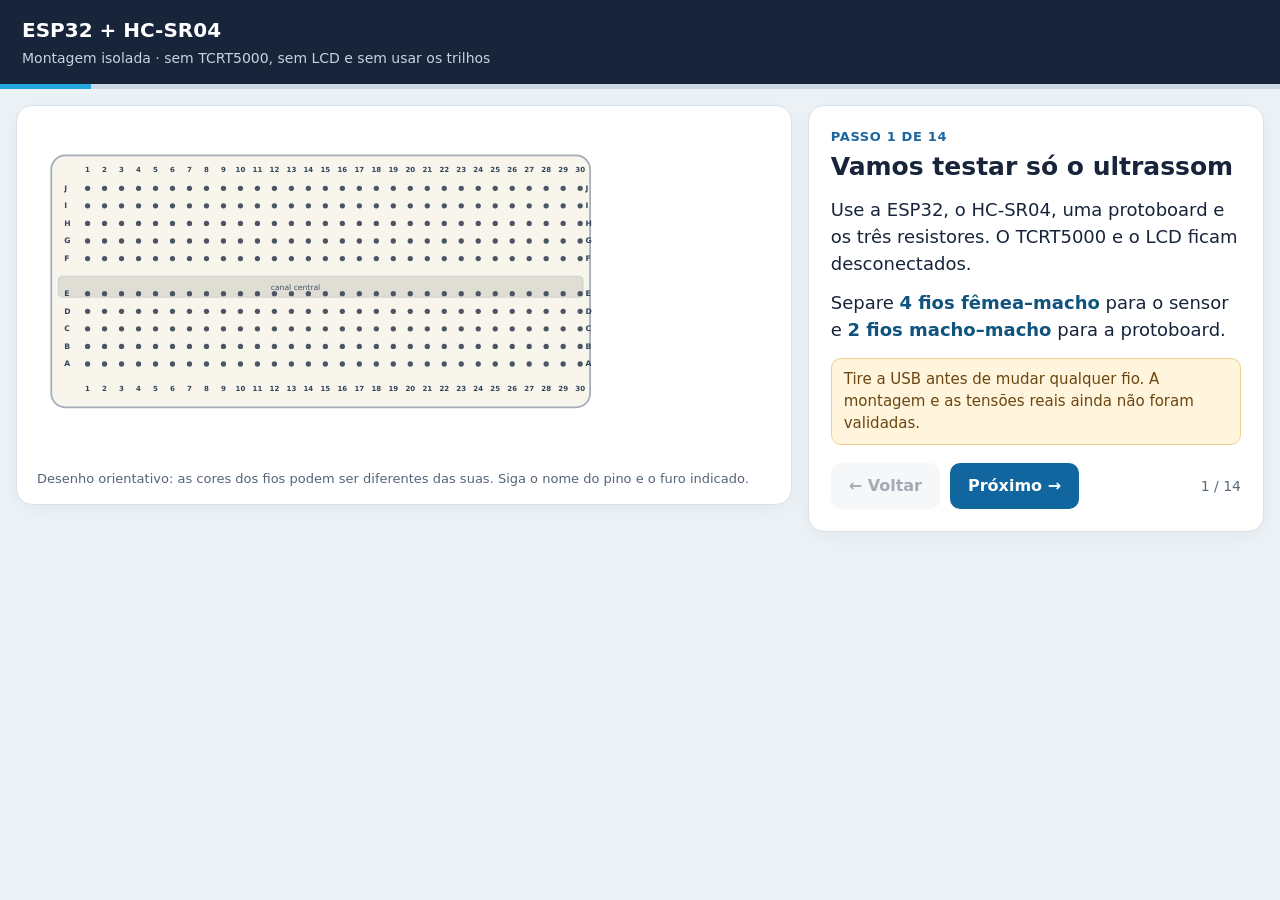
<file: hardware/guia_hcsr04_isolado.html>
<!doctype html>
<html lang="pt-BR">
<head>
<meta charset="utf-8">
<meta name="viewport" content="width=device-width,initial-scale=1">
<title>ESP32 + HC-SR04 — bancada isolada</title>
<style>
:root{font-family:system-ui,-apple-system,"Segoe UI",sans-serif;color:#17243a;background:#edf2f6;line-height:1.45}
*{box-sizing:border-box}body{margin:0}.top{background:#17243a;color:#fff;padding:16px 22px}.top p{margin:3px 0 0;color:#c4d3e3;font-size:14px}.brand{font-size:20px;font-weight:800}
.wrap{max-width:1500px;margin:0 auto;padding:16px;display:grid;grid-template-columns:minmax(0,1.7fr) minmax(320px,1fr);gap:16px}
.visual,.card{background:#fff;border:1px solid #d6e0ea;border-radius:16px;box-shadow:0 5px 22px #17243a0c}.visual{padding:12px;align-self:start}.visual svg{display:block;width:100%;height:auto}.caption{font-size:13px;color:#546579;margin:6px 8px 3px}
.card{padding:22px;align-self:start}.small{font-weight:800;color:#1b66a0;text-transform:uppercase;letter-spacing:.05em;font-size:13px}.card h1{font-size:25px;line-height:1.2;margin:5px 0 14px}.instruction{font-size:18px;line-height:1.5}.instruction p{margin:0 0 12px}.instruction strong{color:#0e547e}.instruction ul{padding-left:22px;margin:8px 0}.instruction li{margin:7px 0}
.warn{border-radius:10px;background:#fff4dc;border:1px solid #f1d08c;padding:10px 12px;margin:15px 0;color:#6b4611;font-size:15px}.pill{display:inline-block;background:#e7f2ff;color:#075988;border-radius:7px;padding:1px 7px;font-weight:800;white-space:nowrap}.actions{display:flex;gap:10px;align-items:center;margin-top:18px}.actions button{border:0;border-radius:10px;padding:11px 18px;font:inherit;font-weight:750;cursor:pointer}.back{background:#e8edf2;color:#26384b}.next{background:#1266a0;color:white}.actions button:disabled{opacity:.42;cursor:default}.count{margin-left:auto;color:#566a7d;font-size:14px}.progress{height:5px;background:#cbd9e4}.progress span{height:100%;display:block;background:#25a7df;transition:width .2s}
.hole{fill:#4b5563}.hole-label{fill:#34445a;font-size:13px;font-weight:750}.number{fill:#324558;font-size:12px;font-weight:700;text-anchor:middle}.board-label{fill:#e4f3ff;font-size:15px;font-weight:750}.wire{fill:none;stroke-width:6;stroke-linecap:round;stroke-linejoin:round}.component{transition:opacity .2s}.component.old{opacity:.55}.component.active{opacity:1}.target{fill:none;stroke:#f50072;stroke-width:4}.point-label{font-size:14px;font-weight:850;fill:#ab0050}.legend{font-size:13px;fill:#405367}.sensor-label{font-size:14px;fill:#1b2f43;font-weight:750}
@media(max-width:900px){.wrap{grid-template-columns:1fr}.visual{order:2}.card{order:1}.instruction{font-size:17px}.top{padding:12px 16px}}@media(max-width:450px){.actions button{padding:10px 13px}.count{font-size:12px}.card{padding:16px}}
</style>
</head>
<body>
<header class="top"><div class="brand">ESP32 + HC-SR04</div><p>Montagem isolada · sem TCRT5000, sem LCD e sem usar os trilhos</p></header>
<div class="progress"><span id="bar"></span></div>
<main class="wrap">
  <section class="visual" aria-label="Desenho da montagem">
    <svg id="diagram" viewBox="0 0 1280 590" role="img" aria-label="Protoboard, ESP32 e sensor ultrassônico">
      <rect x="38" y="64" width="920" height="430" rx="24" fill="#f7f5ec" stroke="#a5adb7" stroke-width="3"/>
      <rect x="50" y="270" width="896" height="36" rx="7" fill="#e0ded4" stroke="#bbc1c7"/>
      <text x="455" y="294" text-anchor="middle" class="legend">canal central</text>
      <g id="grid"></g>
      <g data-from="1" class="component" aria-label="ESP32">
        <rect x="76" y="132" width="557" height="272" rx="15" fill="#223348" stroke="#13202e" stroke-width="3"/>
        <rect x="39" y="224" width="38" height="68" rx="6" fill="#788695" stroke="#435160" stroke-width="3"/>
        <text x="53" y="216" text-anchor="middle" class="legend">USB</text>
        <text x="355" y="224" text-anchor="middle" class="board-label">ESP32 NODEMCU ESP-32S</text>
        <text x="355" y="252" text-anchor="middle" class="board-label">USB voltada para a linha 1</text>
        <text x="355" y="280" text-anchor="middle" fill="#bcd3e4" font-size="13">Encaixada entre as linhas 1 e 19</text>
        <g id="pins"></g>
      </g>
      <g data-from="3" class="component" aria-label="R1 1k entre 22C e 26C">
        <path d="M 709 360 L 743 360 M 787 360 L 825 360" stroke="#5f6871" stroke-width="4"/>
        <rect x="743" y="348" width="44" height="24" rx="10" fill="#e1c58b" stroke="#8d7045"/><path d="M 752 350 v20 M 761 350 v20 M 770 350 v20 M 780 350 v20" stroke="#6c3e24" stroke-width="4"/>
        <text x="766" y="343" text-anchor="middle" class="legend">R1 · 1 kΩ</text>
      </g>
      <g data-from="4" class="component" aria-label="R2 1k entre 26D e 29D">
        <path d="M 825 330 L 844 330 M 886 330 L 912 330" stroke="#5f6871" stroke-width="4"/>
        <rect x="844" y="318" width="42" height="24" rx="10" fill="#e1c58b" stroke="#8d7045"/><path d="M 852 320 v20 M 860 320 v20 M 868 320 v20 M 877 320 v20" stroke="#6c3e24" stroke-width="4"/>
        <text x="865" y="314" text-anchor="middle" class="legend">R2 · 1 kΩ</text>
      </g>
      <g data-from="5" class="component" aria-label="R3 300 ohms entre 29A e 30E">
        <path d="M 912 420 L 918 398 M 935 359 L 941 300" stroke="#5f6871" stroke-width="4"/>
        <rect x="906" y="368" width="46" height="22" rx="10" fill="#e1c58b" stroke="#8d7045" transform="rotate(-66 929 379)"/>
        <text x="976" y="418" class="legend">R3 · 300 Ω</text>
      </g>
      <g data-from="6" class="component" aria-label="Fio de GND da linha 30 para linha 13">
        <path d="M 941 390 C 941 515 448 520 448 420" class="wire" stroke="#72513b"/>
      </g>
      <g data-from="7" class="component" aria-label="HC-SR04 fora da protoboard">
        <rect x="1020" y="182" width="228" height="235" rx="15" fill="#ecf6fd" stroke="#2b86ac" stroke-width="3"/>
        <text x="1135" y="208" text-anchor="middle" class="sensor-label">HC-SR04</text>
        <circle cx="1082" cy="250" r="30" fill="#485f6b" stroke="#8e9da2" stroke-width="5"/><circle cx="1185" cy="250" r="30" fill="#485f6b" stroke="#8e9da2" stroke-width="5"/>
        <text x="1034" y="312" class="sensor-label">VCC</text><text x="1034" y="341" class="sensor-label">GND</text><text x="1034" y="370" class="sensor-label">TRIG</text><text x="1034" y="399" class="sensor-label">ECHO</text>
      </g>
      <g data-from="7" class="component" aria-label="VCC do sensor ao 5V"><path d="M 1020 307 C 975 78 190 32 100 120" class="wire" stroke="#d64b42"/></g>
      <g data-from="8" class="component" aria-label="GND do sensor ao GND"><path d="M 1020 336 C 962 96 209 60 129 120" class="wire" stroke="#5a6674"/></g>
      <g data-from="9" class="component" aria-label="TRIG do sensor a P5"><path d="M 1020 365 C 1000 565 430 566 361 420" class="wire" stroke="#e39921"/></g>
      <g data-from="10" class="component" aria-label="ECHO do sensor à linha 22"><path d="M 1020 394 C 994 502 771 498 709 300" class="wire" stroke="#3279cf"/></g>
      <g data-from="11" class="component" aria-label="Nó da linha 26 ao P34"><path d="M 825 300 C 870 32 555 27 506 120" class="wire" stroke="#9965aa"/></g>
      <g id="targets"></g>
    </svg>
    <p class="caption">Desenho orientativo: as cores dos fios podem ser diferentes das suas. Siga o nome do pino e o furo indicado.</p>
  </section>
  <section class="card" aria-live="polite">
    <div class="small" id="step-label"></div><h1 id="step-title"></h1><div class="instruction" id="step-body"></div><div class="warn" id="step-note"></div>
    <div class="actions"><button class="back" id="back" type="button">← Voltar</button><button class="next" id="next" type="button">Próximo →</button><span class="count" id="count"></span></div>
  </section>
</main>
<script id="guide-data" type="application/json">
[
 {"title":"Vamos testar só o ultrassom","body":"<p>Use a ESP32, o HC-SR04, uma protoboard e os três resistores. O TCRT5000 e o LCD ficam desconectados.</p><p>Separe <strong>4 fios fêmea–macho</strong> para o sensor e <strong>2 fios macho–macho</strong> para a protoboard.</p>","note":"Tire a USB antes de mudar qualquer fio. A montagem e as tensões reais ainda não foram validadas.","targets":[]},
 {"title":"Coloque a ESP32 na protoboard","body":"<p>Com a USB desligada, encaixe a ESP32 atravessando o canal, com a <strong>USB para o lado da linha 1</strong>. Ela ocupa as linhas 1 até 19.</p><p>No desenho, a lateral de cima fica no I e a de baixo no B; os furos J e A ficam livres.</p>","note":"Antes de continuar, confira na sua placa: 5V e GND ficam perto da USB. Se a posição ou a inscrição diferir do desenho, pare e confira.","targets":["1J","2J","10A","15J"]},
 {"title":"Separe os resistores","body":"<p>Precisamos de <strong>dois resistores de 1 kΩ</strong> e <strong>um de 300 Ω</strong>.</p><ul><li>1 kΩ: marrom, preto, vermelho e dourado.</li><li>300 Ω: laranja, preto, marrom e dourado.</li></ul><p>Leia a partir da ponta oposta à faixa dourada.</p>","note":"Resistor não tem lado positivo ou negativo. Se não conseguir distinguir as faixas, não adivinhe.","targets":[]},
 {"title":"R1: da linha 22 até a 26","body":"<p>Pegue um resistor de <strong>1 kΩ</strong>. Encaixe uma perna em <span class=\"pill\">22C</span> e a outra em <span class=\"pill\">26C</span>.</p><p>Veja os dois furos destacados em rosa no desenho.</p>","note":"As pernas devem entrar nos furos; o resistor não tem direção certa.","targets":["22C","26C"]},
 {"title":"R2: da linha 26 até a 29","body":"<p>Pegue o outro resistor de <strong>1 kΩ</strong>. Encaixe uma perna em <span class=\"pill\">26D</span> e a outra em <span class=\"pill\">29D</span>.</p><p>Na linha 26, as pernas de R1 e R2 ficam conectadas por dentro da protoboard.</p>","note":"Não deixe pernas metálicas de linhas diferentes se encostarem fora dos furos.","targets":["26D","29D"]},
 {"title":"R3: da linha 29 até a 30","body":"<p>Pegue o resistor de <strong>300 Ω</strong>. Encaixe uma perna em <span class=\"pill\">29A</span> e a outra em <span class=\"pill\">30E</span>.</p><p>Dobre as pernas com cuidado para chegar aos furos.</p>","note":"A linha 29 junta R2 com R3. Confira que as pernas de linhas diferentes não se tocam por fora.","targets":["29A","30E"]},
 {"title":"Ligue a linha 30 ao GND","body":"<p>Use um fio macho–macho: uma ponta em <span class=\"pill\">30B</span> e a outra em <span class=\"pill\">13A</span>.</p><p>No desenho, 13A é a linha do pino <strong>GND</strong> da ESP32.</p>","note":"Confira a inscrição GND da sua placa antes de usar essa linha. Não conecte nada aos trilhos.","targets":["30B","13A"]},
 {"title":"VCC do sensor ao 5V","body":"<p>No HC-SR04, encontre o pino escrito <strong>VCC</strong>. Ligue nele a ponta fêmea de um fio; encaixe a ponta macho em <span class=\"pill\">1J</span>.</p><p>No desenho, 1J fica na linha do pino <strong>5V</strong>, perto da USB.</p>","note":"Confirme as inscrições VCC no sensor e 5V na placa. Não use só a cor do fio para identificar os pinos.","targets":["1J"]},
 {"title":"GND do sensor ao GND","body":"<p>Ligue um fio entre o pino <strong>GND</strong> do HC-SR04 e <span class=\"pill\">2J</span>.</p><p>Na placa fotografada, o GND fica ao lado do 5V; a outra conexão GND da linha 13 pertence à mesma placa.</p>","note":"Confira a etiqueta GND. A ponta do sensor fica em GND, não em ECHO.","targets":["2J"]},
 {"title":"TRIG do sensor ao P5","body":"<p>Ligue um fio entre o pino <strong>TRIG</strong> do HC-SR04 e <span class=\"pill\">10A</span>.</p><p>Essa é a linha do pino <strong>P5</strong> da ESP32 no desenho.</p>","note":"Confira a inscrição TRIG no sensor. No seu conjunto há dois fios vermelhos: a palavra no pino identifica o certo.","targets":["10A"]},
 {"title":"ECHO do sensor à linha 22","body":"<p>Ligue um fio entre o pino <strong>ECHO</strong> do HC-SR04 e <span class=\"pill\">22E</span>.</p><p>Na linha 22 do lado A–E, esse fio encontra a primeira perna de R1, que está em 22C.</p>","note":"O ECHO vai para o resistor, nunca diretamente a um pino da ESP32.","targets":["22E","22C"]},
 {"title":"Linha 26 ao P34","body":"<p>Use o segundo fio macho–macho: uma ponta em <span class=\"pill\">26E</span> e a outra em <span class=\"pill\">15J</span>, na linha do pino <strong>P34</strong>.</p><p>A linha 26 é o nó entre R1 e R2.</p>","note":"Só conecte esse fio depois de conferir o divisor completo, o GND e a inscrição P34 da sua placa. A tensão ainda não foi medida.","targets":["26E","15J"]},
 {"title":"Confira antes de ligar","body":"<ul><li>VCC → 5V; GND → GND; TRIG → P5.</li><li>ECHO → linha 22 → R1 → linha 26 → P34.</li><li>R2 liga 26 a 29; R3 liga 29 a 30; a linha 30 vai ao GND.</li><li>Cada perna entrou em um furo e não encosta em outra por fora.</li></ul>","note":"A conferência visual não prova os contatos nem a tensão elétrica. Se algo estiver diferente, mantenha a USB desligada e confira antes de ligar.","targets":[]},
 {"title":"Teste com a ESP32","body":"<p>Depois da conferência, conecte a USB. Coloque um livro ou caixa de frente para os dois círculos do HC-SR04, a aproximadamente um palmo.</p><p>Avise no chat que está pronto para verificar a leitura pela serial.</p>","note":"Uma leitura de distância verifica a resposta do software e do sensor; ela não comprova a tensão nem valida eletricamente a montagem.","targets":[]}
]
</script>
<script>
(()=>{
 const steps=JSON.parse(document.getElementById('guide-data').textContent),NS='http://www.w3.org/2000/svg';
 const grid=document.getElementById('grid'),pins=document.getElementById('pins'),targets=document.getElementById('targets');
 const rows={J:120,I:150,H:180,G:210,F:240,E:300,D:330,C:360,B:390,A:420};
 function make(tag,attrs,parent,text){const n=document.createElementNS(NS,tag);for(const [k,v] of Object.entries(attrs))n.setAttribute(k,String(v));if(text!==undefined)n.textContent=text;parent.appendChild(n);return n}
 const x=n=>100+(n-1)*29;
 for(let n=1;n<=30;n++){make('text',{x:x(n),y:92,class:'number'},grid,String(n));make('text',{x:x(n),y:466,class:'number'},grid,String(n));for(const y of Object.values(rows))make('circle',{cx:x(n),cy:y,r:4.5,class:'hole'},grid)}
 for(const [row,y] of Object.entries(rows)){make('text',{x:60,y:y+4,class:'hole-label'},grid,row);make('text',{x:950,y:y+4,class:'hole-label'},grid,row)}
 for(let n=1;n<=19;n++)for(const row of ['I','B'])make('circle',{cx:x(n),cy:rows[row],r:6,fill:'#b8c3cb',stroke:'#526577','stroke-width':2},pins);
 let i=0;const $=id=>document.getElementById(id);
 function update(){const s=steps[i];$('step-label').textContent='Passo '+(i+1)+' de '+steps.length;$('step-title').textContent=s.title;$('step-body').innerHTML=s.body;$('step-note').textContent=s.note;$('count').textContent=(i+1)+' / '+steps.length;$('bar').style.width=((i+1)/steps.length*100)+'%';$('back').disabled=i===0;$('next').disabled=i===steps.length-1;
  document.querySelectorAll('.component').forEach(e=>{const n=Number(e.dataset.from);e.style.display=n<=i?'':'none';e.classList.toggle('active',n===i);e.classList.toggle('old',n<i)});
  targets.replaceChildren();for(const id of s.targets){const m=/^(\d+)([A-J])$/.exec(id);if(!m)continue;const px=x(Number(m[1])),py=rows[m[2]];make('circle',{cx:px,cy:py,r:10,class:'target'},targets);make('text',{x:px+12,y:py-9,class:'point-label'},targets,id)}
 }
 $('back').addEventListener('click',()=>{i=Math.max(0,i-1);update()});$('next').addEventListener('click',()=>{i=Math.min(steps.length-1,i+1);update()});
 document.addEventListener('keydown',e=>{if(e.key==='ArrowRight')$('next').click();else if(e.key==='ArrowLeft')$('back').click()});update();
})();
</script>
</body>
</html>
</file>
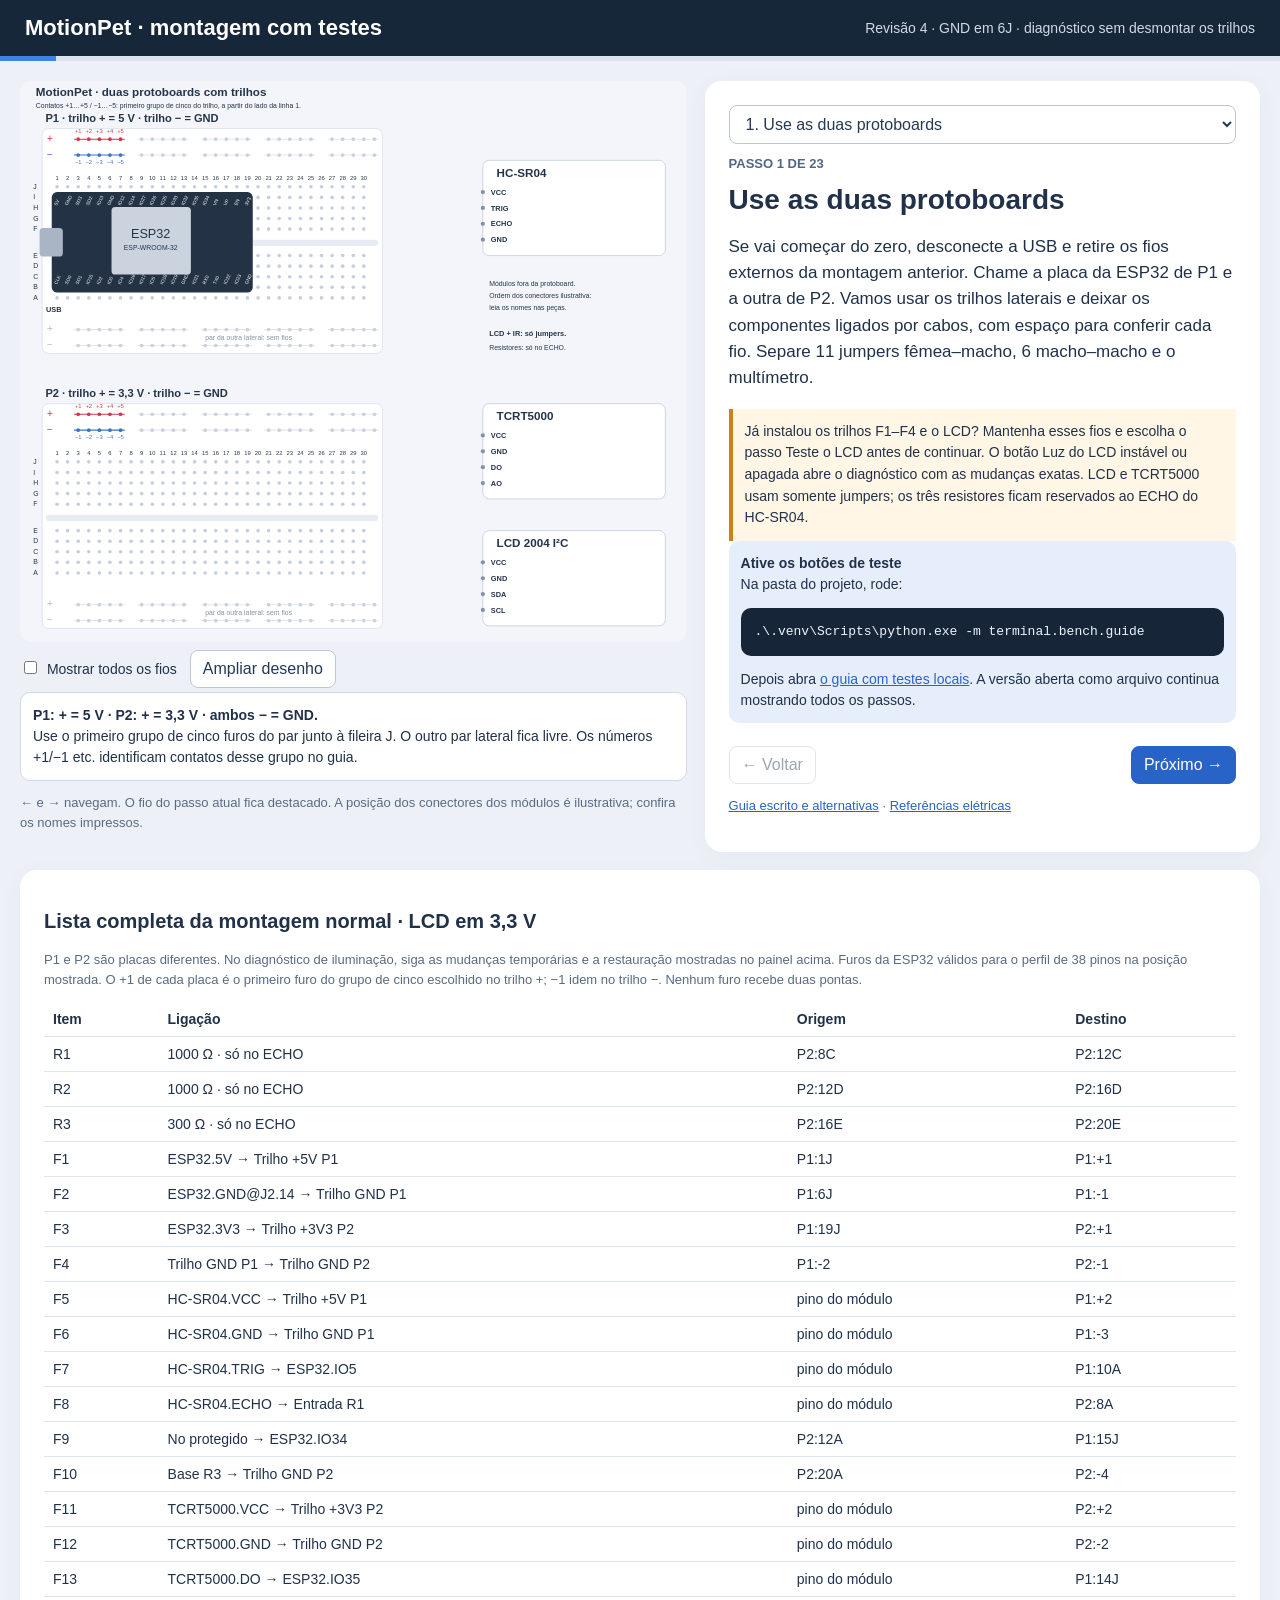
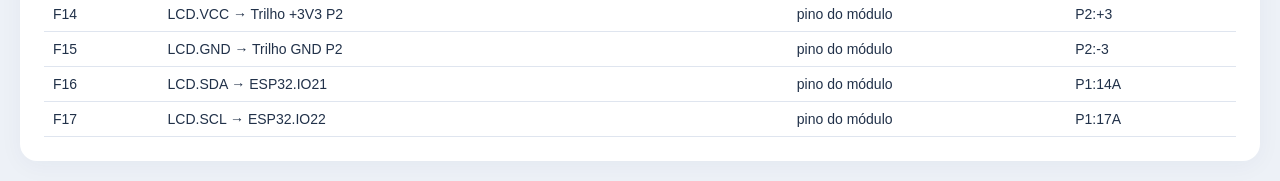
<file: hardware/guia_montagem_final.html>
<!doctype html><html lang="pt-BR"><head><meta charset="utf-8"><meta name="viewport" content="width=device-width,initial-scale=1"><title>MotionPet · duas protoboards e testes</title>
<style>
*{box-sizing:border-box}body{margin:0;background:#edf1f7;color:#213149;font-family:Segoe UI,Arial,sans-serif}header{padding:15px 25px;background:#17273a;color:white;display:flex;align-items:center;justify-content:space-between;gap:20px}header strong{font-size:22px}header span{font-size:14px;color:#d0d9e8}main{display:grid;grid-template-columns:minmax(0,1.2fr) minmax(390px,1fr);gap:18px;padding:20px;max-width:1700px;margin:auto}.visual svg{width:100%;height:auto}.visual svg:fullscreen{width:100vw;height:100vh;background:#f3f5fa}.panel,.table{padding:24px;background:white;border-radius:17px;box-shadow:0 5px 24px #2036550b}.eyebrow{font-size:13px;color:#526785;font-weight:700}h1{font-size:28px;line-height:1.2;margin:12px 0 16px}p{font-size:17px;line-height:1.55}.note{padding:12px;border-left:4px solid #d08019;background:#fff6e5;font-size:14px;line-height:1.55}.nav{display:flex;gap:10px;align-items:center;justify-content:space-between;margin-top:23px}button,select,input[type=number]{font:inherit;padding:9px 12px;border-radius:8px;border:1px solid #bac7d9;background:white;color:#253953}button,select{cursor:pointer}button.primary{background:#2863c7;color:white;border-color:#2863c7}button:disabled{opacity:.45;cursor:default}select{max-width:100%}#jump{width:100%;margin-bottom:12px}pre{font:13px/1.5 Consolas,monospace;background:#162537;color:#edf4ff;padding:14px;border-radius:10px;white-space:pre-wrap;overflow-wrap:anywhere}.table{grid-column:1/-1;overflow:auto}table{border-collapse:collapse;width:100%;font-size:14px}th,td{text-align:left;padding:9px;border-bottom:1px solid #dfe5ef}label{font-size:14px;display:block;margin:12px 0;line-height:1.5}label input[type=checkbox]{margin-right:6px}a{color:#2863c7}.progress{height:5px;background:#dbe3f0}.progress div{height:100%;background:#3f83e6;transition:width .2s}#items{font-size:16px;font-weight:600;color:#28589a}.visual{align-self:start}.tip{font-size:13px;color:#596b83;margin:12px 0}h2{font-size:20px}.toolbar{display:flex;gap:13px;align-items:center;flex-wrap:wrap}.testbox{margin-top:20px;border:1px solid #bdcfe8;border-radius:12px;padding:16px;background:#f6f9fe}.testbox h2{margin:0 0 8px}.portrow{display:flex;gap:8px;align-items:center;margin:12px 0;flex-wrap:wrap}.field input{width:115px;margin-top:5px}.result{border-radius:9px;padding:12px;font-size:14px;line-height:1.55;white-space:pre-wrap;margin-top:12px;background:#e9eef7}.result.passed{background:#e6f5ec;border-left:4px solid #23804a}.result.pending{background:#fff4d6;border-left:4px solid #c48915}.result.failed{background:#ffe9e6;border-left:4px solid #c7473a}#received-frame{letter-spacing:.5px}.startbox{padding:12px;border-radius:10px;background:#e6eefb;font-size:14px;line-height:1.5}details{margin-top:12px}summary{cursor:pointer;font-size:14px}.testhint{font-size:14px;line-height:1.5}#run-test{width:100%;font-weight:700}.rail-key{padding:12px;border:1px solid #d0d9e7;border-radius:10px;background:#fff;line-height:1.5;font-size:14px}code{font-family:Consolas,monospace}@media(max-width:950px){main{grid-template-columns:1fr}.panel{order:-1}h1{font-size:25px}}@media print{header{color:#17273a;background:white}main{display:block}.panel,.toolbar,.progress{display:none}.table{box-shadow:none}svg .item{opacity:1!important;display:inline!important}}
</style></head><body><header><strong>MotionPet · montagem com testes</strong><span>Revisão 4 · GND em 6J · diagnóstico sem desmontar os trilhos</span></header><div class="progress"><div id="progress"></div></div><main><div class="visual"><div id="normal-diagram"><svg xmlns="http://www.w3.org/2000/svg" viewBox="0 0 1260 1060" role="img" aria-label="Duas protoboards: ESP32 e 5 V na P1, divisor e 3,3 V na P2"><style>text{font-family:Segoe UI,Arial,sans-serif;fill:#25344a}.small{font-size:13px}.pin{font-size:14px;font-weight:600}.wire{fill:none;stroke-width:3;stroke-linecap:round}.item text{font-size:14px;font-weight:700}.wire-label{display:none}.now .wire-label{display:inline}.now{filter:drop-shadow(0 0 4px #ed6487)}</style><rect width="1260" height="1060" rx="20" fill="#f3f5fa"/><text x="30" y="29" font-size="22" font-weight="700">MotionPet · duas protoboards com trilhos</text><text x="30" y="51" class="small">Contatos +1…+5 / −1…−5: primeiro grupo de cinco do trilho, a partir do lado da linha 1.</text><text x="48" y="78" font-size="21" font-weight="700">P1 · trilho + = 5 V · trilho − = GND</text><rect x="42" y="90" width="643" height="425" rx="12" fill="white" stroke="#c9d3e3"/><text x="51" y="115" font-size="19" style="fill:#d33449">+</text><path d="M102,110 H198" stroke="#d33449" stroke-width="2"/><circle cx="110" cy="110" r="3.5" fill="#d33449"/><text x="110" y="99" text-anchor="middle" style="font-size:11px;fill:#d33449">+1</text><circle cx="130" cy="110" r="3.5" fill="#d33449"/><text x="130" y="99" text-anchor="middle" style="font-size:11px;fill:#d33449">+2</text><circle cx="150" cy="110" r="3.5" fill="#d33449"/><text x="150" y="99" text-anchor="middle" style="font-size:11px;fill:#d33449">+3</text><circle cx="170" cy="110" r="3.5" fill="#d33449"/><text x="170" y="99" text-anchor="middle" style="font-size:11px;fill:#d33449">+4</text><circle cx="190" cy="110" r="3.5" fill="#d33449"/><text x="190" y="99" text-anchor="middle" style="font-size:11px;fill:#d33449">+5</text><path d="M222,110 H318" stroke="#e3e7ef" stroke-width="2"/><circle cx="230" cy="110" r="3.5" fill="#cbd2df"/><circle cx="250" cy="110" r="3.5" fill="#cbd2df"/><circle cx="270" cy="110" r="3.5" fill="#cbd2df"/><circle cx="290" cy="110" r="3.5" fill="#cbd2df"/><circle cx="310" cy="110" r="3.5" fill="#cbd2df"/><path d="M342,110 H438" stroke="#e3e7ef" stroke-width="2"/><circle cx="350" cy="110" r="3.5" fill="#cbd2df"/><circle cx="370" cy="110" r="3.5" fill="#cbd2df"/><circle cx="390" cy="110" r="3.5" fill="#cbd2df"/><circle cx="410" cy="110" r="3.5" fill="#cbd2df"/><circle cx="430" cy="110" r="3.5" fill="#cbd2df"/><path d="M462,110 H558" stroke="#e3e7ef" stroke-width="2"/><circle cx="470" cy="110" r="3.5" fill="#cbd2df"/><circle cx="490" cy="110" r="3.5" fill="#cbd2df"/><circle cx="510" cy="110" r="3.5" fill="#cbd2df"/><circle cx="530" cy="110" r="3.5" fill="#cbd2df"/><circle cx="550" cy="110" r="3.5" fill="#cbd2df"/><path d="M582,110 H678" stroke="#e3e7ef" stroke-width="2"/><circle cx="590" cy="110" r="3.5" fill="#cbd2df"/><circle cx="610" cy="110" r="3.5" fill="#cbd2df"/><circle cx="630" cy="110" r="3.5" fill="#cbd2df"/><circle cx="650" cy="110" r="3.5" fill="#cbd2df"/><circle cx="670" cy="110" r="3.5" fill="#cbd2df"/><text x="51" y="145" font-size="19" style="fill:#3975c6">−</text><path d="M102,140 H198" stroke="#3975c6" stroke-width="2"/><circle cx="110" cy="140" r="3.5" fill="#3975c6"/><text x="110" y="157" text-anchor="middle" style="font-size:11px;fill:#3975c6">−1</text><circle cx="130" cy="140" r="3.5" fill="#3975c6"/><text x="130" y="157" text-anchor="middle" style="font-size:11px;fill:#3975c6">−2</text><circle cx="150" cy="140" r="3.5" fill="#3975c6"/><text x="150" y="157" text-anchor="middle" style="font-size:11px;fill:#3975c6">−3</text><circle cx="170" cy="140" r="3.5" fill="#3975c6"/><text x="170" y="157" text-anchor="middle" style="font-size:11px;fill:#3975c6">−4</text><circle cx="190" cy="140" r="3.5" fill="#3975c6"/><text x="190" y="157" text-anchor="middle" style="font-size:11px;fill:#3975c6">−5</text><path d="M222,140 H318" stroke="#e3e7ef" stroke-width="2"/><circle cx="230" cy="140" r="3.5" fill="#cbd2df"/><circle cx="250" cy="140" r="3.5" fill="#cbd2df"/><circle cx="270" cy="140" r="3.5" fill="#cbd2df"/><circle cx="290" cy="140" r="3.5" fill="#cbd2df"/><circle cx="310" cy="140" r="3.5" fill="#cbd2df"/><path d="M342,140 H438" stroke="#e3e7ef" stroke-width="2"/><circle cx="350" cy="140" r="3.5" fill="#cbd2df"/><circle cx="370" cy="140" r="3.5" fill="#cbd2df"/><circle cx="390" cy="140" r="3.5" fill="#cbd2df"/><circle cx="410" cy="140" r="3.5" fill="#cbd2df"/><circle cx="430" cy="140" r="3.5" fill="#cbd2df"/><path d="M462,140 H558" stroke="#e3e7ef" stroke-width="2"/><circle cx="470" cy="140" r="3.5" fill="#cbd2df"/><circle cx="490" cy="140" r="3.5" fill="#cbd2df"/><circle cx="510" cy="140" r="3.5" fill="#cbd2df"/><circle cx="530" cy="140" r="3.5" fill="#cbd2df"/><circle cx="550" cy="140" r="3.5" fill="#cbd2df"/><path d="M582,140 H678" stroke="#e3e7ef" stroke-width="2"/><circle cx="590" cy="140" r="3.5" fill="#cbd2df"/><circle cx="610" cy="140" r="3.5" fill="#cbd2df"/><circle cx="630" cy="140" r="3.5" fill="#cbd2df"/><circle cx="650" cy="140" r="3.5" fill="#cbd2df"/><circle cx="670" cy="140" r="3.5" fill="#cbd2df"/><text x="51" y="475" font-size="19" style="fill:#b3bbc8">+</text><path d="M102,470 H198" stroke="#e3e7ef" stroke-width="2"/><circle cx="110" cy="470" r="3.5" fill="#cbd2df"/><circle cx="130" cy="470" r="3.5" fill="#cbd2df"/><circle cx="150" cy="470" r="3.5" fill="#cbd2df"/><circle cx="170" cy="470" r="3.5" fill="#cbd2df"/><circle cx="190" cy="470" r="3.5" fill="#cbd2df"/><path d="M222,470 H318" stroke="#e3e7ef" stroke-width="2"/><circle cx="230" cy="470" r="3.5" fill="#cbd2df"/><circle cx="250" cy="470" r="3.5" fill="#cbd2df"/><circle cx="270" cy="470" r="3.5" fill="#cbd2df"/><circle cx="290" cy="470" r="3.5" fill="#cbd2df"/><circle cx="310" cy="470" r="3.5" fill="#cbd2df"/><path d="M342,470 H438" stroke="#e3e7ef" stroke-width="2"/><circle cx="350" cy="470" r="3.5" fill="#cbd2df"/><circle cx="370" cy="470" r="3.5" fill="#cbd2df"/><circle cx="390" cy="470" r="3.5" fill="#cbd2df"/><circle cx="410" cy="470" r="3.5" fill="#cbd2df"/><circle cx="430" cy="470" r="3.5" fill="#cbd2df"/><path d="M462,470 H558" stroke="#e3e7ef" stroke-width="2"/><circle cx="470" cy="470" r="3.5" fill="#cbd2df"/><circle cx="490" cy="470" r="3.5" fill="#cbd2df"/><circle cx="510" cy="470" r="3.5" fill="#cbd2df"/><circle cx="530" cy="470" r="3.5" fill="#cbd2df"/><circle cx="550" cy="470" r="3.5" fill="#cbd2df"/><path d="M582,470 H678" stroke="#e3e7ef" stroke-width="2"/><circle cx="590" cy="470" r="3.5" fill="#cbd2df"/><circle cx="610" cy="470" r="3.5" fill="#cbd2df"/><circle cx="630" cy="470" r="3.5" fill="#cbd2df"/><circle cx="650" cy="470" r="3.5" fill="#cbd2df"/><circle cx="670" cy="470" r="3.5" fill="#cbd2df"/><text x="51" y="505" font-size="19" style="fill:#b3bbc8">−</text><path d="M102,500 H198" stroke="#e3e7ef" stroke-width="2"/><circle cx="110" cy="500" r="3.5" fill="#cbd2df"/><circle cx="130" cy="500" r="3.5" fill="#cbd2df"/><circle cx="150" cy="500" r="3.5" fill="#cbd2df"/><circle cx="170" cy="500" r="3.5" fill="#cbd2df"/><circle cx="190" cy="500" r="3.5" fill="#cbd2df"/><path d="M222,500 H318" stroke="#e3e7ef" stroke-width="2"/><circle cx="230" cy="500" r="3.5" fill="#cbd2df"/><circle cx="250" cy="500" r="3.5" fill="#cbd2df"/><circle cx="270" cy="500" r="3.5" fill="#cbd2df"/><circle cx="290" cy="500" r="3.5" fill="#cbd2df"/><circle cx="310" cy="500" r="3.5" fill="#cbd2df"/><path d="M342,500 H438" stroke="#e3e7ef" stroke-width="2"/><circle cx="350" cy="500" r="3.5" fill="#cbd2df"/><circle cx="370" cy="500" r="3.5" fill="#cbd2df"/><circle cx="390" cy="500" r="3.5" fill="#cbd2df"/><circle cx="410" cy="500" r="3.5" fill="#cbd2df"/><circle cx="430" cy="500" r="3.5" fill="#cbd2df"/><path d="M462,500 H558" stroke="#e3e7ef" stroke-width="2"/><circle cx="470" cy="500" r="3.5" fill="#cbd2df"/><circle cx="490" cy="500" r="3.5" fill="#cbd2df"/><circle cx="510" cy="500" r="3.5" fill="#cbd2df"/><circle cx="530" cy="500" r="3.5" fill="#cbd2df"/><circle cx="550" cy="500" r="3.5" fill="#cbd2df"/><path d="M582,500 H678" stroke="#e3e7ef" stroke-width="2"/><circle cx="590" cy="500" r="3.5" fill="#cbd2df"/><circle cx="610" cy="500" r="3.5" fill="#cbd2df"/><circle cx="630" cy="500" r="3.5" fill="#cbd2df"/><circle cx="650" cy="500" r="3.5" fill="#cbd2df"/><circle cx="670" cy="500" r="3.5" fill="#cbd2df"/><text x="350" y="489" class="small" style="fill:#8793a6">par da outra lateral: sem fios</text><rect x="49" y="300" width="628" height="12" rx="6" fill="#e7ebf3"/><text x="70" y="187" text-anchor="middle" style="font-size:11px">1</text><circle cx="70" cy="410" r="3.4" fill="#c5cedd"/><circle cx="70" cy="390" r="3.4" fill="#c5cedd"/><circle cx="70" cy="370" r="3.4" fill="#c5cedd"/><circle cx="70" cy="350" r="3.4" fill="#c5cedd"/><circle cx="70" cy="330" r="3.4" fill="#c5cedd"/><circle cx="70" cy="280" r="3.4" fill="#c5cedd"/><circle cx="70" cy="260" r="3.4" fill="#c5cedd"/><circle cx="70" cy="240" r="3.4" fill="#c5cedd"/><circle cx="70" cy="220" r="3.4" fill="#c5cedd"/><circle cx="70" cy="200" r="3.4" fill="#c5cedd"/><text x="90" y="187" text-anchor="middle" style="font-size:11px">2</text><circle cx="90" cy="410" r="3.4" fill="#c5cedd"/><circle cx="90" cy="390" r="3.4" fill="#c5cedd"/><circle cx="90" cy="370" r="3.4" fill="#c5cedd"/><circle cx="90" cy="350" r="3.4" fill="#c5cedd"/><circle cx="90" cy="330" r="3.4" fill="#c5cedd"/><circle cx="90" cy="280" r="3.4" fill="#c5cedd"/><circle cx="90" cy="260" r="3.4" fill="#c5cedd"/><circle cx="90" cy="240" r="3.4" fill="#c5cedd"/><circle cx="90" cy="220" r="3.4" fill="#c5cedd"/><circle cx="90" cy="200" r="3.4" fill="#c5cedd"/><text x="110" y="187" text-anchor="middle" style="font-size:11px">3</text><circle cx="110" cy="410" r="3.4" fill="#c5cedd"/><circle cx="110" cy="390" r="3.4" fill="#c5cedd"/><circle cx="110" cy="370" r="3.4" fill="#c5cedd"/><circle cx="110" cy="350" r="3.4" fill="#c5cedd"/><circle cx="110" cy="330" r="3.4" fill="#c5cedd"/><circle cx="110" cy="280" r="3.4" fill="#c5cedd"/><circle cx="110" cy="260" r="3.4" fill="#c5cedd"/><circle cx="110" cy="240" r="3.4" fill="#c5cedd"/><circle cx="110" cy="220" r="3.4" fill="#c5cedd"/><circle cx="110" cy="200" r="3.4" fill="#c5cedd"/><text x="130" y="187" text-anchor="middle" style="font-size:11px">4</text><circle cx="130" cy="410" r="3.4" fill="#c5cedd"/><circle cx="130" cy="390" r="3.4" fill="#c5cedd"/><circle cx="130" cy="370" r="3.4" fill="#c5cedd"/><circle cx="130" cy="350" r="3.4" fill="#c5cedd"/><circle cx="130" cy="330" r="3.4" fill="#c5cedd"/><circle cx="130" cy="280" r="3.4" fill="#c5cedd"/><circle cx="130" cy="260" r="3.4" fill="#c5cedd"/><circle cx="130" cy="240" r="3.4" fill="#c5cedd"/><circle cx="130" cy="220" r="3.4" fill="#c5cedd"/><circle cx="130" cy="200" r="3.4" fill="#c5cedd"/><text x="150" y="187" text-anchor="middle" style="font-size:11px">5</text><circle cx="150" cy="410" r="3.4" fill="#c5cedd"/><circle cx="150" cy="390" r="3.4" fill="#c5cedd"/><circle cx="150" cy="370" r="3.4" fill="#c5cedd"/><circle cx="150" cy="350" r="3.4" fill="#c5cedd"/><circle cx="150" cy="330" r="3.4" fill="#c5cedd"/><circle cx="150" cy="280" r="3.4" fill="#c5cedd"/><circle cx="150" cy="260" r="3.4" fill="#c5cedd"/><circle cx="150" cy="240" r="3.4" fill="#c5cedd"/><circle cx="150" cy="220" r="3.4" fill="#c5cedd"/><circle cx="150" cy="200" r="3.4" fill="#c5cedd"/><text x="170" y="187" text-anchor="middle" style="font-size:11px">6</text><circle cx="170" cy="410" r="3.4" fill="#c5cedd"/><circle cx="170" cy="390" r="3.4" fill="#c5cedd"/><circle cx="170" cy="370" r="3.4" fill="#c5cedd"/><circle cx="170" cy="350" r="3.4" fill="#c5cedd"/><circle cx="170" cy="330" r="3.4" fill="#c5cedd"/><circle cx="170" cy="280" r="3.4" fill="#c5cedd"/><circle cx="170" cy="260" r="3.4" fill="#c5cedd"/><circle cx="170" cy="240" r="3.4" fill="#c5cedd"/><circle cx="170" cy="220" r="3.4" fill="#c5cedd"/><circle cx="170" cy="200" r="3.4" fill="#c5cedd"/><text x="190" y="187" text-anchor="middle" style="font-size:11px">7</text><circle cx="190" cy="410" r="3.4" fill="#c5cedd"/><circle cx="190" cy="390" r="3.4" fill="#c5cedd"/><circle cx="190" cy="370" r="3.4" fill="#c5cedd"/><circle cx="190" cy="350" r="3.4" fill="#c5cedd"/><circle cx="190" cy="330" r="3.4" fill="#c5cedd"/><circle cx="190" cy="280" r="3.4" fill="#c5cedd"/><circle cx="190" cy="260" r="3.4" fill="#c5cedd"/><circle cx="190" cy="240" r="3.4" fill="#c5cedd"/><circle cx="190" cy="220" r="3.4" fill="#c5cedd"/><circle cx="190" cy="200" r="3.4" fill="#c5cedd"/><text x="210" y="187" text-anchor="middle" style="font-size:11px">8</text><circle cx="210" cy="410" r="3.4" fill="#c5cedd"/><circle cx="210" cy="390" r="3.4" fill="#c5cedd"/><circle cx="210" cy="370" r="3.4" fill="#c5cedd"/><circle cx="210" cy="350" r="3.4" fill="#c5cedd"/><circle cx="210" cy="330" r="3.4" fill="#c5cedd"/><circle cx="210" cy="280" r="3.4" fill="#c5cedd"/><circle cx="210" cy="260" r="3.4" fill="#c5cedd"/><circle cx="210" cy="240" r="3.4" fill="#c5cedd"/><circle cx="210" cy="220" r="3.4" fill="#c5cedd"/><circle cx="210" cy="200" r="3.4" fill="#c5cedd"/><text x="230" y="187" text-anchor="middle" style="font-size:11px">9</text><circle cx="230" cy="410" r="3.4" fill="#c5cedd"/><circle cx="230" cy="390" r="3.4" fill="#c5cedd"/><circle cx="230" cy="370" r="3.4" fill="#c5cedd"/><circle cx="230" cy="350" r="3.4" fill="#c5cedd"/><circle cx="230" cy="330" r="3.4" fill="#c5cedd"/><circle cx="230" cy="280" r="3.4" fill="#c5cedd"/><circle cx="230" cy="260" r="3.4" fill="#c5cedd"/><circle cx="230" cy="240" r="3.4" fill="#c5cedd"/><circle cx="230" cy="220" r="3.4" fill="#c5cedd"/><circle cx="230" cy="200" r="3.4" fill="#c5cedd"/><text x="250" y="187" text-anchor="middle" style="font-size:11px">10</text><circle cx="250" cy="410" r="3.4" fill="#c5cedd"/><circle cx="250" cy="390" r="3.4" fill="#c5cedd"/><circle cx="250" cy="370" r="3.4" fill="#c5cedd"/><circle cx="250" cy="350" r="3.4" fill="#c5cedd"/><circle cx="250" cy="330" r="3.4" fill="#c5cedd"/><circle cx="250" cy="280" r="3.4" fill="#c5cedd"/><circle cx="250" cy="260" r="3.4" fill="#c5cedd"/><circle cx="250" cy="240" r="3.4" fill="#c5cedd"/><circle cx="250" cy="220" r="3.4" fill="#c5cedd"/><circle cx="250" cy="200" r="3.4" fill="#c5cedd"/><text x="270" y="187" text-anchor="middle" style="font-size:11px">11</text><circle cx="270" cy="410" r="3.4" fill="#c5cedd"/><circle cx="270" cy="390" r="3.4" fill="#c5cedd"/><circle cx="270" cy="370" r="3.4" fill="#c5cedd"/><circle cx="270" cy="350" r="3.4" fill="#c5cedd"/><circle cx="270" cy="330" r="3.4" fill="#c5cedd"/><circle cx="270" cy="280" r="3.4" fill="#c5cedd"/><circle cx="270" cy="260" r="3.4" fill="#c5cedd"/><circle cx="270" cy="240" r="3.4" fill="#c5cedd"/><circle cx="270" cy="220" r="3.4" fill="#c5cedd"/><circle cx="270" cy="200" r="3.4" fill="#c5cedd"/><text x="290" y="187" text-anchor="middle" style="font-size:11px">12</text><circle cx="290" cy="410" r="3.4" fill="#c5cedd"/><circle cx="290" cy="390" r="3.4" fill="#c5cedd"/><circle cx="290" cy="370" r="3.4" fill="#c5cedd"/><circle cx="290" cy="350" r="3.4" fill="#c5cedd"/><circle cx="290" cy="330" r="3.4" fill="#c5cedd"/><circle cx="290" cy="280" r="3.4" fill="#c5cedd"/><circle cx="290" cy="260" r="3.4" fill="#c5cedd"/><circle cx="290" cy="240" r="3.4" fill="#c5cedd"/><circle cx="290" cy="220" r="3.4" fill="#c5cedd"/><circle cx="290" cy="200" r="3.4" fill="#c5cedd"/><text x="310" y="187" text-anchor="middle" style="font-size:11px">13</text><circle cx="310" cy="410" r="3.4" fill="#c5cedd"/><circle cx="310" cy="390" r="3.4" fill="#c5cedd"/><circle cx="310" cy="370" r="3.4" fill="#c5cedd"/><circle cx="310" cy="350" r="3.4" fill="#c5cedd"/><circle cx="310" cy="330" r="3.4" fill="#c5cedd"/><circle cx="310" cy="280" r="3.4" fill="#c5cedd"/><circle cx="310" cy="260" r="3.4" fill="#c5cedd"/><circle cx="310" cy="240" r="3.4" fill="#c5cedd"/><circle cx="310" cy="220" r="3.4" fill="#c5cedd"/><circle cx="310" cy="200" r="3.4" fill="#c5cedd"/><text x="330" y="187" text-anchor="middle" style="font-size:11px">14</text><circle cx="330" cy="410" r="3.4" fill="#c5cedd"/><circle cx="330" cy="390" r="3.4" fill="#c5cedd"/><circle cx="330" cy="370" r="3.4" fill="#c5cedd"/><circle cx="330" cy="350" r="3.4" fill="#c5cedd"/><circle cx="330" cy="330" r="3.4" fill="#c5cedd"/><circle cx="330" cy="280" r="3.4" fill="#c5cedd"/><circle cx="330" cy="260" r="3.4" fill="#c5cedd"/><circle cx="330" cy="240" r="3.4" fill="#c5cedd"/><circle cx="330" cy="220" r="3.4" fill="#c5cedd"/><circle cx="330" cy="200" r="3.4" fill="#c5cedd"/><text x="350" y="187" text-anchor="middle" style="font-size:11px">15</text><circle cx="350" cy="410" r="3.4" fill="#c5cedd"/><circle cx="350" cy="390" r="3.4" fill="#c5cedd"/><circle cx="350" cy="370" r="3.4" fill="#c5cedd"/><circle cx="350" cy="350" r="3.4" fill="#c5cedd"/><circle cx="350" cy="330" r="3.4" fill="#c5cedd"/><circle cx="350" cy="280" r="3.4" fill="#c5cedd"/><circle cx="350" cy="260" r="3.4" fill="#c5cedd"/><circle cx="350" cy="240" r="3.4" fill="#c5cedd"/><circle cx="350" cy="220" r="3.4" fill="#c5cedd"/><circle cx="350" cy="200" r="3.4" fill="#c5cedd"/><text x="370" y="187" text-anchor="middle" style="font-size:11px">16</text><circle cx="370" cy="410" r="3.4" fill="#c5cedd"/><circle cx="370" cy="390" r="3.4" fill="#c5cedd"/><circle cx="370" cy="370" r="3.4" fill="#c5cedd"/><circle cx="370" cy="350" r="3.4" fill="#c5cedd"/><circle cx="370" cy="330" r="3.4" fill="#c5cedd"/><circle cx="370" cy="280" r="3.4" fill="#c5cedd"/><circle cx="370" cy="260" r="3.4" fill="#c5cedd"/><circle cx="370" cy="240" r="3.4" fill="#c5cedd"/><circle cx="370" cy="220" r="3.4" fill="#c5cedd"/><circle cx="370" cy="200" r="3.4" fill="#c5cedd"/><text x="390" y="187" text-anchor="middle" style="font-size:11px">17</text><circle cx="390" cy="410" r="3.4" fill="#c5cedd"/><circle cx="390" cy="390" r="3.4" fill="#c5cedd"/><circle cx="390" cy="370" r="3.4" fill="#c5cedd"/><circle cx="390" cy="350" r="3.4" fill="#c5cedd"/><circle cx="390" cy="330" r="3.4" fill="#c5cedd"/><circle cx="390" cy="280" r="3.4" fill="#c5cedd"/><circle cx="390" cy="260" r="3.4" fill="#c5cedd"/><circle cx="390" cy="240" r="3.4" fill="#c5cedd"/><circle cx="390" cy="220" r="3.4" fill="#c5cedd"/><circle cx="390" cy="200" r="3.4" fill="#c5cedd"/><text x="410" y="187" text-anchor="middle" style="font-size:11px">18</text><circle cx="410" cy="410" r="3.4" fill="#c5cedd"/><circle cx="410" cy="390" r="3.4" fill="#c5cedd"/><circle cx="410" cy="370" r="3.4" fill="#c5cedd"/><circle cx="410" cy="350" r="3.4" fill="#c5cedd"/><circle cx="410" cy="330" r="3.4" fill="#c5cedd"/><circle cx="410" cy="280" r="3.4" fill="#c5cedd"/><circle cx="410" cy="260" r="3.4" fill="#c5cedd"/><circle cx="410" cy="240" r="3.4" fill="#c5cedd"/><circle cx="410" cy="220" r="3.4" fill="#c5cedd"/><circle cx="410" cy="200" r="3.4" fill="#c5cedd"/><text x="430" y="187" text-anchor="middle" style="font-size:11px">19</text><circle cx="430" cy="410" r="3.4" fill="#c5cedd"/><circle cx="430" cy="390" r="3.4" fill="#c5cedd"/><circle cx="430" cy="370" r="3.4" fill="#c5cedd"/><circle cx="430" cy="350" r="3.4" fill="#c5cedd"/><circle cx="430" cy="330" r="3.4" fill="#c5cedd"/><circle cx="430" cy="280" r="3.4" fill="#c5cedd"/><circle cx="430" cy="260" r="3.4" fill="#c5cedd"/><circle cx="430" cy="240" r="3.4" fill="#c5cedd"/><circle cx="430" cy="220" r="3.4" fill="#c5cedd"/><circle cx="430" cy="200" r="3.4" fill="#c5cedd"/><text x="450" y="187" text-anchor="middle" style="font-size:11px">20</text><circle cx="450" cy="410" r="3.4" fill="#c5cedd"/><circle cx="450" cy="390" r="3.4" fill="#c5cedd"/><circle cx="450" cy="370" r="3.4" fill="#c5cedd"/><circle cx="450" cy="350" r="3.4" fill="#c5cedd"/><circle cx="450" cy="330" r="3.4" fill="#c5cedd"/><circle cx="450" cy="280" r="3.4" fill="#c5cedd"/><circle cx="450" cy="260" r="3.4" fill="#c5cedd"/><circle cx="450" cy="240" r="3.4" fill="#c5cedd"/><circle cx="450" cy="220" r="3.4" fill="#c5cedd"/><circle cx="450" cy="200" r="3.4" fill="#c5cedd"/><text x="470" y="187" text-anchor="middle" style="font-size:11px">21</text><circle cx="470" cy="410" r="3.4" fill="#c5cedd"/><circle cx="470" cy="390" r="3.4" fill="#c5cedd"/><circle cx="470" cy="370" r="3.4" fill="#c5cedd"/><circle cx="470" cy="350" r="3.4" fill="#c5cedd"/><circle cx="470" cy="330" r="3.4" fill="#c5cedd"/><circle cx="470" cy="280" r="3.4" fill="#c5cedd"/><circle cx="470" cy="260" r="3.4" fill="#c5cedd"/><circle cx="470" cy="240" r="3.4" fill="#c5cedd"/><circle cx="470" cy="220" r="3.4" fill="#c5cedd"/><circle cx="470" cy="200" r="3.4" fill="#c5cedd"/><text x="490" y="187" text-anchor="middle" style="font-size:11px">22</text><circle cx="490" cy="410" r="3.4" fill="#c5cedd"/><circle cx="490" cy="390" r="3.4" fill="#c5cedd"/><circle cx="490" cy="370" r="3.4" fill="#c5cedd"/><circle cx="490" cy="350" r="3.4" fill="#c5cedd"/><circle cx="490" cy="330" r="3.4" fill="#c5cedd"/><circle cx="490" cy="280" r="3.4" fill="#c5cedd"/><circle cx="490" cy="260" r="3.4" fill="#c5cedd"/><circle cx="490" cy="240" r="3.4" fill="#c5cedd"/><circle cx="490" cy="220" r="3.4" fill="#c5cedd"/><circle cx="490" cy="200" r="3.4" fill="#c5cedd"/><text x="510" y="187" text-anchor="middle" style="font-size:11px">23</text><circle cx="510" cy="410" r="3.4" fill="#c5cedd"/><circle cx="510" cy="390" r="3.4" fill="#c5cedd"/><circle cx="510" cy="370" r="3.4" fill="#c5cedd"/><circle cx="510" cy="350" r="3.4" fill="#c5cedd"/><circle cx="510" cy="330" r="3.4" fill="#c5cedd"/><circle cx="510" cy="280" r="3.4" fill="#c5cedd"/><circle cx="510" cy="260" r="3.4" fill="#c5cedd"/><circle cx="510" cy="240" r="3.4" fill="#c5cedd"/><circle cx="510" cy="220" r="3.4" fill="#c5cedd"/><circle cx="510" cy="200" r="3.4" fill="#c5cedd"/><text x="530" y="187" text-anchor="middle" style="font-size:11px">24</text><circle cx="530" cy="410" r="3.4" fill="#c5cedd"/><circle cx="530" cy="390" r="3.4" fill="#c5cedd"/><circle cx="530" cy="370" r="3.4" fill="#c5cedd"/><circle cx="530" cy="350" r="3.4" fill="#c5cedd"/><circle cx="530" cy="330" r="3.4" fill="#c5cedd"/><circle cx="530" cy="280" r="3.4" fill="#c5cedd"/><circle cx="530" cy="260" r="3.4" fill="#c5cedd"/><circle cx="530" cy="240" r="3.4" fill="#c5cedd"/><circle cx="530" cy="220" r="3.4" fill="#c5cedd"/><circle cx="530" cy="200" r="3.4" fill="#c5cedd"/><text x="550" y="187" text-anchor="middle" style="font-size:11px">25</text><circle cx="550" cy="410" r="3.4" fill="#c5cedd"/><circle cx="550" cy="390" r="3.4" fill="#c5cedd"/><circle cx="550" cy="370" r="3.4" fill="#c5cedd"/><circle cx="550" cy="350" r="3.4" fill="#c5cedd"/><circle cx="550" cy="330" r="3.4" fill="#c5cedd"/><circle cx="550" cy="280" r="3.4" fill="#c5cedd"/><circle cx="550" cy="260" r="3.4" fill="#c5cedd"/><circle cx="550" cy="240" r="3.4" fill="#c5cedd"/><circle cx="550" cy="220" r="3.4" fill="#c5cedd"/><circle cx="550" cy="200" r="3.4" fill="#c5cedd"/><text x="570" y="187" text-anchor="middle" style="font-size:11px">26</text><circle cx="570" cy="410" r="3.4" fill="#c5cedd"/><circle cx="570" cy="390" r="3.4" fill="#c5cedd"/><circle cx="570" cy="370" r="3.4" fill="#c5cedd"/><circle cx="570" cy="350" r="3.4" fill="#c5cedd"/><circle cx="570" cy="330" r="3.4" fill="#c5cedd"/><circle cx="570" cy="280" r="3.4" fill="#c5cedd"/><circle cx="570" cy="260" r="3.4" fill="#c5cedd"/><circle cx="570" cy="240" r="3.4" fill="#c5cedd"/><circle cx="570" cy="220" r="3.4" fill="#c5cedd"/><circle cx="570" cy="200" r="3.4" fill="#c5cedd"/><text x="590" y="187" text-anchor="middle" style="font-size:11px">27</text><circle cx="590" cy="410" r="3.4" fill="#c5cedd"/><circle cx="590" cy="390" r="3.4" fill="#c5cedd"/><circle cx="590" cy="370" r="3.4" fill="#c5cedd"/><circle cx="590" cy="350" r="3.4" fill="#c5cedd"/><circle cx="590" cy="330" r="3.4" fill="#c5cedd"/><circle cx="590" cy="280" r="3.4" fill="#c5cedd"/><circle cx="590" cy="260" r="3.4" fill="#c5cedd"/><circle cx="590" cy="240" r="3.4" fill="#c5cedd"/><circle cx="590" cy="220" r="3.4" fill="#c5cedd"/><circle cx="590" cy="200" r="3.4" fill="#c5cedd"/><text x="610" y="187" text-anchor="middle" style="font-size:11px">28</text><circle cx="610" cy="410" r="3.4" fill="#c5cedd"/><circle cx="610" cy="390" r="3.4" fill="#c5cedd"/><circle cx="610" cy="370" r="3.4" fill="#c5cedd"/><circle cx="610" cy="350" r="3.4" fill="#c5cedd"/><circle cx="610" cy="330" r="3.4" fill="#c5cedd"/><circle cx="610" cy="280" r="3.4" fill="#c5cedd"/><circle cx="610" cy="260" r="3.4" fill="#c5cedd"/><circle cx="610" cy="240" r="3.4" fill="#c5cedd"/><circle cx="610" cy="220" r="3.4" fill="#c5cedd"/><circle cx="610" cy="200" r="3.4" fill="#c5cedd"/><text x="630" y="187" text-anchor="middle" style="font-size:11px">29</text><circle cx="630" cy="410" r="3.4" fill="#c5cedd"/><circle cx="630" cy="390" r="3.4" fill="#c5cedd"/><circle cx="630" cy="370" r="3.4" fill="#c5cedd"/><circle cx="630" cy="350" r="3.4" fill="#c5cedd"/><circle cx="630" cy="330" r="3.4" fill="#c5cedd"/><circle cx="630" cy="280" r="3.4" fill="#c5cedd"/><circle cx="630" cy="260" r="3.4" fill="#c5cedd"/><circle cx="630" cy="240" r="3.4" fill="#c5cedd"/><circle cx="630" cy="220" r="3.4" fill="#c5cedd"/><circle cx="630" cy="200" r="3.4" fill="#c5cedd"/><text x="650" y="187" text-anchor="middle" style="font-size:11px">30</text><circle cx="650" cy="410" r="3.4" fill="#c5cedd"/><circle cx="650" cy="390" r="3.4" fill="#c5cedd"/><circle cx="650" cy="370" r="3.4" fill="#c5cedd"/><circle cx="650" cy="350" r="3.4" fill="#c5cedd"/><circle cx="650" cy="330" r="3.4" fill="#c5cedd"/><circle cx="650" cy="280" r="3.4" fill="#c5cedd"/><circle cx="650" cy="260" r="3.4" fill="#c5cedd"/><circle cx="650" cy="240" r="3.4" fill="#c5cedd"/><circle cx="650" cy="220" r="3.4" fill="#c5cedd"/><circle cx="650" cy="200" r="3.4" fill="#c5cedd"/><text x="25" y="414" class="small">A</text><text x="25" y="394" class="small">B</text><text x="25" y="374" class="small">C</text><text x="25" y="354" class="small">D</text><text x="25" y="334" class="small">E</text><text x="25" y="284" class="small">F</text><text x="25" y="264" class="small">G</text><text x="25" y="244" class="small">H</text><text x="25" y="224" class="small">I</text><text x="25" y="204" class="small">J</text><text x="48" y="598" font-size="21" font-weight="700">P2 · trilho + = 3,3 V · trilho − = GND</text><rect x="42" y="610" width="643" height="425" rx="12" fill="white" stroke="#c9d3e3"/><text x="51" y="635" font-size="19" style="fill:#d33449">+</text><path d="M102,630 H198" stroke="#d33449" stroke-width="2"/><circle cx="110" cy="630" r="3.5" fill="#d33449"/><text x="110" y="619" text-anchor="middle" style="font-size:11px;fill:#d33449">+1</text><circle cx="130" cy="630" r="3.5" fill="#d33449"/><text x="130" y="619" text-anchor="middle" style="font-size:11px;fill:#d33449">+2</text><circle cx="150" cy="630" r="3.5" fill="#d33449"/><text x="150" y="619" text-anchor="middle" style="font-size:11px;fill:#d33449">+3</text><circle cx="170" cy="630" r="3.5" fill="#d33449"/><text x="170" y="619" text-anchor="middle" style="font-size:11px;fill:#d33449">+4</text><circle cx="190" cy="630" r="3.5" fill="#d33449"/><text x="190" y="619" text-anchor="middle" style="font-size:11px;fill:#d33449">+5</text><path d="M222,630 H318" stroke="#e3e7ef" stroke-width="2"/><circle cx="230" cy="630" r="3.5" fill="#cbd2df"/><circle cx="250" cy="630" r="3.5" fill="#cbd2df"/><circle cx="270" cy="630" r="3.5" fill="#cbd2df"/><circle cx="290" cy="630" r="3.5" fill="#cbd2df"/><circle cx="310" cy="630" r="3.5" fill="#cbd2df"/><path d="M342,630 H438" stroke="#e3e7ef" stroke-width="2"/><circle cx="350" cy="630" r="3.5" fill="#cbd2df"/><circle cx="370" cy="630" r="3.5" fill="#cbd2df"/><circle cx="390" cy="630" r="3.5" fill="#cbd2df"/><circle cx="410" cy="630" r="3.5" fill="#cbd2df"/><circle cx="430" cy="630" r="3.5" fill="#cbd2df"/><path d="M462,630 H558" stroke="#e3e7ef" stroke-width="2"/><circle cx="470" cy="630" r="3.5" fill="#cbd2df"/><circle cx="490" cy="630" r="3.5" fill="#cbd2df"/><circle cx="510" cy="630" r="3.5" fill="#cbd2df"/><circle cx="530" cy="630" r="3.5" fill="#cbd2df"/><circle cx="550" cy="630" r="3.5" fill="#cbd2df"/><path d="M582,630 H678" stroke="#e3e7ef" stroke-width="2"/><circle cx="590" cy="630" r="3.5" fill="#cbd2df"/><circle cx="610" cy="630" r="3.5" fill="#cbd2df"/><circle cx="630" cy="630" r="3.5" fill="#cbd2df"/><circle cx="650" cy="630" r="3.5" fill="#cbd2df"/><circle cx="670" cy="630" r="3.5" fill="#cbd2df"/><text x="51" y="665" font-size="19" style="fill:#3975c6">−</text><path d="M102,660 H198" stroke="#3975c6" stroke-width="2"/><circle cx="110" cy="660" r="3.5" fill="#3975c6"/><text x="110" y="677" text-anchor="middle" style="font-size:11px;fill:#3975c6">−1</text><circle cx="130" cy="660" r="3.5" fill="#3975c6"/><text x="130" y="677" text-anchor="middle" style="font-size:11px;fill:#3975c6">−2</text><circle cx="150" cy="660" r="3.5" fill="#3975c6"/><text x="150" y="677" text-anchor="middle" style="font-size:11px;fill:#3975c6">−3</text><circle cx="170" cy="660" r="3.5" fill="#3975c6"/><text x="170" y="677" text-anchor="middle" style="font-size:11px;fill:#3975c6">−4</text><circle cx="190" cy="660" r="3.5" fill="#3975c6"/><text x="190" y="677" text-anchor="middle" style="font-size:11px;fill:#3975c6">−5</text><path d="M222,660 H318" stroke="#e3e7ef" stroke-width="2"/><circle cx="230" cy="660" r="3.5" fill="#cbd2df"/><circle cx="250" cy="660" r="3.5" fill="#cbd2df"/><circle cx="270" cy="660" r="3.5" fill="#cbd2df"/><circle cx="290" cy="660" r="3.5" fill="#cbd2df"/><circle cx="310" cy="660" r="3.5" fill="#cbd2df"/><path d="M342,660 H438" stroke="#e3e7ef" stroke-width="2"/><circle cx="350" cy="660" r="3.5" fill="#cbd2df"/><circle cx="370" cy="660" r="3.5" fill="#cbd2df"/><circle cx="390" cy="660" r="3.5" fill="#cbd2df"/><circle cx="410" cy="660" r="3.5" fill="#cbd2df"/><circle cx="430" cy="660" r="3.5" fill="#cbd2df"/><path d="M462,660 H558" stroke="#e3e7ef" stroke-width="2"/><circle cx="470" cy="660" r="3.5" fill="#cbd2df"/><circle cx="490" cy="660" r="3.5" fill="#cbd2df"/><circle cx="510" cy="660" r="3.5" fill="#cbd2df"/><circle cx="530" cy="660" r="3.5" fill="#cbd2df"/><circle cx="550" cy="660" r="3.5" fill="#cbd2df"/><path d="M582,660 H678" stroke="#e3e7ef" stroke-width="2"/><circle cx="590" cy="660" r="3.5" fill="#cbd2df"/><circle cx="610" cy="660" r="3.5" fill="#cbd2df"/><circle cx="630" cy="660" r="3.5" fill="#cbd2df"/><circle cx="650" cy="660" r="3.5" fill="#cbd2df"/><circle cx="670" cy="660" r="3.5" fill="#cbd2df"/><text x="51" y="995" font-size="19" style="fill:#b3bbc8">+</text><path d="M102,990 H198" stroke="#e3e7ef" stroke-width="2"/><circle cx="110" cy="990" r="3.5" fill="#cbd2df"/><circle cx="130" cy="990" r="3.5" fill="#cbd2df"/><circle cx="150" cy="990" r="3.5" fill="#cbd2df"/><circle cx="170" cy="990" r="3.5" fill="#cbd2df"/><circle cx="190" cy="990" r="3.5" fill="#cbd2df"/><path d="M222,990 H318" stroke="#e3e7ef" stroke-width="2"/><circle cx="230" cy="990" r="3.5" fill="#cbd2df"/><circle cx="250" cy="990" r="3.5" fill="#cbd2df"/><circle cx="270" cy="990" r="3.5" fill="#cbd2df"/><circle cx="290" cy="990" r="3.5" fill="#cbd2df"/><circle cx="310" cy="990" r="3.5" fill="#cbd2df"/><path d="M342,990 H438" stroke="#e3e7ef" stroke-width="2"/><circle cx="350" cy="990" r="3.5" fill="#cbd2df"/><circle cx="370" cy="990" r="3.5" fill="#cbd2df"/><circle cx="390" cy="990" r="3.5" fill="#cbd2df"/><circle cx="410" cy="990" r="3.5" fill="#cbd2df"/><circle cx="430" cy="990" r="3.5" fill="#cbd2df"/><path d="M462,990 H558" stroke="#e3e7ef" stroke-width="2"/><circle cx="470" cy="990" r="3.5" fill="#cbd2df"/><circle cx="490" cy="990" r="3.5" fill="#cbd2df"/><circle cx="510" cy="990" r="3.5" fill="#cbd2df"/><circle cx="530" cy="990" r="3.5" fill="#cbd2df"/><circle cx="550" cy="990" r="3.5" fill="#cbd2df"/><path d="M582,990 H678" stroke="#e3e7ef" stroke-width="2"/><circle cx="590" cy="990" r="3.5" fill="#cbd2df"/><circle cx="610" cy="990" r="3.5" fill="#cbd2df"/><circle cx="630" cy="990" r="3.5" fill="#cbd2df"/><circle cx="650" cy="990" r="3.5" fill="#cbd2df"/><circle cx="670" cy="990" r="3.5" fill="#cbd2df"/><text x="51" y="1025" font-size="19" style="fill:#b3bbc8">−</text><path d="M102,1020 H198" stroke="#e3e7ef" stroke-width="2"/><circle cx="110" cy="1020" r="3.5" fill="#cbd2df"/><circle cx="130" cy="1020" r="3.5" fill="#cbd2df"/><circle cx="150" cy="1020" r="3.5" fill="#cbd2df"/><circle cx="170" cy="1020" r="3.5" fill="#cbd2df"/><circle cx="190" cy="1020" r="3.5" fill="#cbd2df"/><path d="M222,1020 H318" stroke="#e3e7ef" stroke-width="2"/><circle cx="230" cy="1020" r="3.5" fill="#cbd2df"/><circle cx="250" cy="1020" r="3.5" fill="#cbd2df"/><circle cx="270" cy="1020" r="3.5" fill="#cbd2df"/><circle cx="290" cy="1020" r="3.5" fill="#cbd2df"/><circle cx="310" cy="1020" r="3.5" fill="#cbd2df"/><path d="M342,1020 H438" stroke="#e3e7ef" stroke-width="2"/><circle cx="350" cy="1020" r="3.5" fill="#cbd2df"/><circle cx="370" cy="1020" r="3.5" fill="#cbd2df"/><circle cx="390" cy="1020" r="3.5" fill="#cbd2df"/><circle cx="410" cy="1020" r="3.5" fill="#cbd2df"/><circle cx="430" cy="1020" r="3.5" fill="#cbd2df"/><path d="M462,1020 H558" stroke="#e3e7ef" stroke-width="2"/><circle cx="470" cy="1020" r="3.5" fill="#cbd2df"/><circle cx="490" cy="1020" r="3.5" fill="#cbd2df"/><circle cx="510" cy="1020" r="3.5" fill="#cbd2df"/><circle cx="530" cy="1020" r="3.5" fill="#cbd2df"/><circle cx="550" cy="1020" r="3.5" fill="#cbd2df"/><path d="M582,1020 H678" stroke="#e3e7ef" stroke-width="2"/><circle cx="590" cy="1020" r="3.5" fill="#cbd2df"/><circle cx="610" cy="1020" r="3.5" fill="#cbd2df"/><circle cx="630" cy="1020" r="3.5" fill="#cbd2df"/><circle cx="650" cy="1020" r="3.5" fill="#cbd2df"/><circle cx="670" cy="1020" r="3.5" fill="#cbd2df"/><text x="350" y="1009" class="small" style="fill:#8793a6">par da outra lateral: sem fios</text><rect x="49" y="820" width="628" height="12" rx="6" fill="#e7ebf3"/><text x="70" y="707" text-anchor="middle" style="font-size:11px">1</text><circle cx="70" cy="930" r="3.4" fill="#c5cedd"/><circle cx="70" cy="910" r="3.4" fill="#c5cedd"/><circle cx="70" cy="890" r="3.4" fill="#c5cedd"/><circle cx="70" cy="870" r="3.4" fill="#c5cedd"/><circle cx="70" cy="850" r="3.4" fill="#c5cedd"/><circle cx="70" cy="800" r="3.4" fill="#c5cedd"/><circle cx="70" cy="780" r="3.4" fill="#c5cedd"/><circle cx="70" cy="760" r="3.4" fill="#c5cedd"/><circle cx="70" cy="740" r="3.4" fill="#c5cedd"/><circle cx="70" cy="720" r="3.4" fill="#c5cedd"/><text x="90" y="707" text-anchor="middle" style="font-size:11px">2</text><circle cx="90" cy="930" r="3.4" fill="#c5cedd"/><circle cx="90" cy="910" r="3.4" fill="#c5cedd"/><circle cx="90" cy="890" r="3.4" fill="#c5cedd"/><circle cx="90" cy="870" r="3.4" fill="#c5cedd"/><circle cx="90" cy="850" r="3.4" fill="#c5cedd"/><circle cx="90" cy="800" r="3.4" fill="#c5cedd"/><circle cx="90" cy="780" r="3.4" fill="#c5cedd"/><circle cx="90" cy="760" r="3.4" fill="#c5cedd"/><circle cx="90" cy="740" r="3.4" fill="#c5cedd"/><circle cx="90" cy="720" r="3.4" fill="#c5cedd"/><text x="110" y="707" text-anchor="middle" style="font-size:11px">3</text><circle cx="110" cy="930" r="3.4" fill="#c5cedd"/><circle cx="110" cy="910" r="3.4" fill="#c5cedd"/><circle cx="110" cy="890" r="3.4" fill="#c5cedd"/><circle cx="110" cy="870" r="3.4" fill="#c5cedd"/><circle cx="110" cy="850" r="3.4" fill="#c5cedd"/><circle cx="110" cy="800" r="3.4" fill="#c5cedd"/><circle cx="110" cy="780" r="3.4" fill="#c5cedd"/><circle cx="110" cy="760" r="3.4" fill="#c5cedd"/><circle cx="110" cy="740" r="3.4" fill="#c5cedd"/><circle cx="110" cy="720" r="3.4" fill="#c5cedd"/><text x="130" y="707" text-anchor="middle" style="font-size:11px">4</text><circle cx="130" cy="930" r="3.4" fill="#c5cedd"/><circle cx="130" cy="910" r="3.4" fill="#c5cedd"/><circle cx="130" cy="890" r="3.4" fill="#c5cedd"/><circle cx="130" cy="870" r="3.4" fill="#c5cedd"/><circle cx="130" cy="850" r="3.4" fill="#c5cedd"/><circle cx="130" cy="800" r="3.4" fill="#c5cedd"/><circle cx="130" cy="780" r="3.4" fill="#c5cedd"/><circle cx="130" cy="760" r="3.4" fill="#c5cedd"/><circle cx="130" cy="740" r="3.4" fill="#c5cedd"/><circle cx="130" cy="720" r="3.4" fill="#c5cedd"/><text x="150" y="707" text-anchor="middle" style="font-size:11px">5</text><circle cx="150" cy="930" r="3.4" fill="#c5cedd"/><circle cx="150" cy="910" r="3.4" fill="#c5cedd"/><circle cx="150" cy="890" r="3.4" fill="#c5cedd"/><circle cx="150" cy="870" r="3.4" fill="#c5cedd"/><circle cx="150" cy="850" r="3.4" fill="#c5cedd"/><circle cx="150" cy="800" r="3.4" fill="#c5cedd"/><circle cx="150" cy="780" r="3.4" fill="#c5cedd"/><circle cx="150" cy="760" r="3.4" fill="#c5cedd"/><circle cx="150" cy="740" r="3.4" fill="#c5cedd"/><circle cx="150" cy="720" r="3.4" fill="#c5cedd"/><text x="170" y="707" text-anchor="middle" style="font-size:11px">6</text><circle cx="170" cy="930" r="3.4" fill="#c5cedd"/><circle cx="170" cy="910" r="3.4" fill="#c5cedd"/><circle cx="170" cy="890" r="3.4" fill="#c5cedd"/><circle cx="170" cy="870" r="3.4" fill="#c5cedd"/><circle cx="170" cy="850" r="3.4" fill="#c5cedd"/><circle cx="170" cy="800" r="3.4" fill="#c5cedd"/><circle cx="170" cy="780" r="3.4" fill="#c5cedd"/><circle cx="170" cy="760" r="3.4" fill="#c5cedd"/><circle cx="170" cy="740" r="3.4" fill="#c5cedd"/><circle cx="170" cy="720" r="3.4" fill="#c5cedd"/><text x="190" y="707" text-anchor="middle" style="font-size:11px">7</text><circle cx="190" cy="930" r="3.4" fill="#c5cedd"/><circle cx="190" cy="910" r="3.4" fill="#c5cedd"/><circle cx="190" cy="890" r="3.4" fill="#c5cedd"/><circle cx="190" cy="870" r="3.4" fill="#c5cedd"/><circle cx="190" cy="850" r="3.4" fill="#c5cedd"/><circle cx="190" cy="800" r="3.4" fill="#c5cedd"/><circle cx="190" cy="780" r="3.4" fill="#c5cedd"/><circle cx="190" cy="760" r="3.4" fill="#c5cedd"/><circle cx="190" cy="740" r="3.4" fill="#c5cedd"/><circle cx="190" cy="720" r="3.4" fill="#c5cedd"/><text x="210" y="707" text-anchor="middle" style="font-size:11px">8</text><circle cx="210" cy="930" r="3.4" fill="#c5cedd"/><circle cx="210" cy="910" r="3.4" fill="#c5cedd"/><circle cx="210" cy="890" r="3.4" fill="#c5cedd"/><circle cx="210" cy="870" r="3.4" fill="#c5cedd"/><circle cx="210" cy="850" r="3.4" fill="#c5cedd"/><circle cx="210" cy="800" r="3.4" fill="#c5cedd"/><circle cx="210" cy="780" r="3.4" fill="#c5cedd"/><circle cx="210" cy="760" r="3.4" fill="#c5cedd"/><circle cx="210" cy="740" r="3.4" fill="#c5cedd"/><circle cx="210" cy="720" r="3.4" fill="#c5cedd"/><text x="230" y="707" text-anchor="middle" style="font-size:11px">9</text><circle cx="230" cy="930" r="3.4" fill="#c5cedd"/><circle cx="230" cy="910" r="3.4" fill="#c5cedd"/><circle cx="230" cy="890" r="3.4" fill="#c5cedd"/><circle cx="230" cy="870" r="3.4" fill="#c5cedd"/><circle cx="230" cy="850" r="3.4" fill="#c5cedd"/><circle cx="230" cy="800" r="3.4" fill="#c5cedd"/><circle cx="230" cy="780" r="3.4" fill="#c5cedd"/><circle cx="230" cy="760" r="3.4" fill="#c5cedd"/><circle cx="230" cy="740" r="3.4" fill="#c5cedd"/><circle cx="230" cy="720" r="3.4" fill="#c5cedd"/><text x="250" y="707" text-anchor="middle" style="font-size:11px">10</text><circle cx="250" cy="930" r="3.4" fill="#c5cedd"/><circle cx="250" cy="910" r="3.4" fill="#c5cedd"/><circle cx="250" cy="890" r="3.4" fill="#c5cedd"/><circle cx="250" cy="870" r="3.4" fill="#c5cedd"/><circle cx="250" cy="850" r="3.4" fill="#c5cedd"/><circle cx="250" cy="800" r="3.4" fill="#c5cedd"/><circle cx="250" cy="780" r="3.4" fill="#c5cedd"/><circle cx="250" cy="760" r="3.4" fill="#c5cedd"/><circle cx="250" cy="740" r="3.4" fill="#c5cedd"/><circle cx="250" cy="720" r="3.4" fill="#c5cedd"/><text x="270" y="707" text-anchor="middle" style="font-size:11px">11</text><circle cx="270" cy="930" r="3.4" fill="#c5cedd"/><circle cx="270" cy="910" r="3.4" fill="#c5cedd"/><circle cx="270" cy="890" r="3.4" fill="#c5cedd"/><circle cx="270" cy="870" r="3.4" fill="#c5cedd"/><circle cx="270" cy="850" r="3.4" fill="#c5cedd"/><circle cx="270" cy="800" r="3.4" fill="#c5cedd"/><circle cx="270" cy="780" r="3.4" fill="#c5cedd"/><circle cx="270" cy="760" r="3.4" fill="#c5cedd"/><circle cx="270" cy="740" r="3.4" fill="#c5cedd"/><circle cx="270" cy="720" r="3.4" fill="#c5cedd"/><text x="290" y="707" text-anchor="middle" style="font-size:11px">12</text><circle cx="290" cy="930" r="3.4" fill="#c5cedd"/><circle cx="290" cy="910" r="3.4" fill="#c5cedd"/><circle cx="290" cy="890" r="3.4" fill="#c5cedd"/><circle cx="290" cy="870" r="3.4" fill="#c5cedd"/><circle cx="290" cy="850" r="3.4" fill="#c5cedd"/><circle cx="290" cy="800" r="3.4" fill="#c5cedd"/><circle cx="290" cy="780" r="3.4" fill="#c5cedd"/><circle cx="290" cy="760" r="3.4" fill="#c5cedd"/><circle cx="290" cy="740" r="3.4" fill="#c5cedd"/><circle cx="290" cy="720" r="3.4" fill="#c5cedd"/><text x="310" y="707" text-anchor="middle" style="font-size:11px">13</text><circle cx="310" cy="930" r="3.4" fill="#c5cedd"/><circle cx="310" cy="910" r="3.4" fill="#c5cedd"/><circle cx="310" cy="890" r="3.4" fill="#c5cedd"/><circle cx="310" cy="870" r="3.4" fill="#c5cedd"/><circle cx="310" cy="850" r="3.4" fill="#c5cedd"/><circle cx="310" cy="800" r="3.4" fill="#c5cedd"/><circle cx="310" cy="780" r="3.4" fill="#c5cedd"/><circle cx="310" cy="760" r="3.4" fill="#c5cedd"/><circle cx="310" cy="740" r="3.4" fill="#c5cedd"/><circle cx="310" cy="720" r="3.4" fill="#c5cedd"/><text x="330" y="707" text-anchor="middle" style="font-size:11px">14</text><circle cx="330" cy="930" r="3.4" fill="#c5cedd"/><circle cx="330" cy="910" r="3.4" fill="#c5cedd"/><circle cx="330" cy="890" r="3.4" fill="#c5cedd"/><circle cx="330" cy="870" r="3.4" fill="#c5cedd"/><circle cx="330" cy="850" r="3.4" fill="#c5cedd"/><circle cx="330" cy="800" r="3.4" fill="#c5cedd"/><circle cx="330" cy="780" r="3.4" fill="#c5cedd"/><circle cx="330" cy="760" r="3.4" fill="#c5cedd"/><circle cx="330" cy="740" r="3.4" fill="#c5cedd"/><circle cx="330" cy="720" r="3.4" fill="#c5cedd"/><text x="350" y="707" text-anchor="middle" style="font-size:11px">15</text><circle cx="350" cy="930" r="3.4" fill="#c5cedd"/><circle cx="350" cy="910" r="3.4" fill="#c5cedd"/><circle cx="350" cy="890" r="3.4" fill="#c5cedd"/><circle cx="350" cy="870" r="3.4" fill="#c5cedd"/><circle cx="350" cy="850" r="3.4" fill="#c5cedd"/><circle cx="350" cy="800" r="3.4" fill="#c5cedd"/><circle cx="350" cy="780" r="3.4" fill="#c5cedd"/><circle cx="350" cy="760" r="3.4" fill="#c5cedd"/><circle cx="350" cy="740" r="3.4" fill="#c5cedd"/><circle cx="350" cy="720" r="3.4" fill="#c5cedd"/><text x="370" y="707" text-anchor="middle" style="font-size:11px">16</text><circle cx="370" cy="930" r="3.4" fill="#c5cedd"/><circle cx="370" cy="910" r="3.4" fill="#c5cedd"/><circle cx="370" cy="890" r="3.4" fill="#c5cedd"/><circle cx="370" cy="870" r="3.4" fill="#c5cedd"/><circle cx="370" cy="850" r="3.4" fill="#c5cedd"/><circle cx="370" cy="800" r="3.4" fill="#c5cedd"/><circle cx="370" cy="780" r="3.4" fill="#c5cedd"/><circle cx="370" cy="760" r="3.4" fill="#c5cedd"/><circle cx="370" cy="740" r="3.4" fill="#c5cedd"/><circle cx="370" cy="720" r="3.4" fill="#c5cedd"/><text x="390" y="707" text-anchor="middle" style="font-size:11px">17</text><circle cx="390" cy="930" r="3.4" fill="#c5cedd"/><circle cx="390" cy="910" r="3.4" fill="#c5cedd"/><circle cx="390" cy="890" r="3.4" fill="#c5cedd"/><circle cx="390" cy="870" r="3.4" fill="#c5cedd"/><circle cx="390" cy="850" r="3.4" fill="#c5cedd"/><circle cx="390" cy="800" r="3.4" fill="#c5cedd"/><circle cx="390" cy="780" r="3.4" fill="#c5cedd"/><circle cx="390" cy="760" r="3.4" fill="#c5cedd"/><circle cx="390" cy="740" r="3.4" fill="#c5cedd"/><circle cx="390" cy="720" r="3.4" fill="#c5cedd"/><text x="410" y="707" text-anchor="middle" style="font-size:11px">18</text><circle cx="410" cy="930" r="3.4" fill="#c5cedd"/><circle cx="410" cy="910" r="3.4" fill="#c5cedd"/><circle cx="410" cy="890" r="3.4" fill="#c5cedd"/><circle cx="410" cy="870" r="3.4" fill="#c5cedd"/><circle cx="410" cy="850" r="3.4" fill="#c5cedd"/><circle cx="410" cy="800" r="3.4" fill="#c5cedd"/><circle cx="410" cy="780" r="3.4" fill="#c5cedd"/><circle cx="410" cy="760" r="3.4" fill="#c5cedd"/><circle cx="410" cy="740" r="3.4" fill="#c5cedd"/><circle cx="410" cy="720" r="3.4" fill="#c5cedd"/><text x="430" y="707" text-anchor="middle" style="font-size:11px">19</text><circle cx="430" cy="930" r="3.4" fill="#c5cedd"/><circle cx="430" cy="910" r="3.4" fill="#c5cedd"/><circle cx="430" cy="890" r="3.4" fill="#c5cedd"/><circle cx="430" cy="870" r="3.4" fill="#c5cedd"/><circle cx="430" cy="850" r="3.4" fill="#c5cedd"/><circle cx="430" cy="800" r="3.4" fill="#c5cedd"/><circle cx="430" cy="780" r="3.4" fill="#c5cedd"/><circle cx="430" cy="760" r="3.4" fill="#c5cedd"/><circle cx="430" cy="740" r="3.4" fill="#c5cedd"/><circle cx="430" cy="720" r="3.4" fill="#c5cedd"/><text x="450" y="707" text-anchor="middle" style="font-size:11px">20</text><circle cx="450" cy="930" r="3.4" fill="#c5cedd"/><circle cx="450" cy="910" r="3.4" fill="#c5cedd"/><circle cx="450" cy="890" r="3.4" fill="#c5cedd"/><circle cx="450" cy="870" r="3.4" fill="#c5cedd"/><circle cx="450" cy="850" r="3.4" fill="#c5cedd"/><circle cx="450" cy="800" r="3.4" fill="#c5cedd"/><circle cx="450" cy="780" r="3.4" fill="#c5cedd"/><circle cx="450" cy="760" r="3.4" fill="#c5cedd"/><circle cx="450" cy="740" r="3.4" fill="#c5cedd"/><circle cx="450" cy="720" r="3.4" fill="#c5cedd"/><text x="470" y="707" text-anchor="middle" style="font-size:11px">21</text><circle cx="470" cy="930" r="3.4" fill="#c5cedd"/><circle cx="470" cy="910" r="3.4" fill="#c5cedd"/><circle cx="470" cy="890" r="3.4" fill="#c5cedd"/><circle cx="470" cy="870" r="3.4" fill="#c5cedd"/><circle cx="470" cy="850" r="3.4" fill="#c5cedd"/><circle cx="470" cy="800" r="3.4" fill="#c5cedd"/><circle cx="470" cy="780" r="3.4" fill="#c5cedd"/><circle cx="470" cy="760" r="3.4" fill="#c5cedd"/><circle cx="470" cy="740" r="3.4" fill="#c5cedd"/><circle cx="470" cy="720" r="3.4" fill="#c5cedd"/><text x="490" y="707" text-anchor="middle" style="font-size:11px">22</text><circle cx="490" cy="930" r="3.4" fill="#c5cedd"/><circle cx="490" cy="910" r="3.4" fill="#c5cedd"/><circle cx="490" cy="890" r="3.4" fill="#c5cedd"/><circle cx="490" cy="870" r="3.4" fill="#c5cedd"/><circle cx="490" cy="850" r="3.4" fill="#c5cedd"/><circle cx="490" cy="800" r="3.4" fill="#c5cedd"/><circle cx="490" cy="780" r="3.4" fill="#c5cedd"/><circle cx="490" cy="760" r="3.4" fill="#c5cedd"/><circle cx="490" cy="740" r="3.4" fill="#c5cedd"/><circle cx="490" cy="720" r="3.4" fill="#c5cedd"/><text x="510" y="707" text-anchor="middle" style="font-size:11px">23</text><circle cx="510" cy="930" r="3.4" fill="#c5cedd"/><circle cx="510" cy="910" r="3.4" fill="#c5cedd"/><circle cx="510" cy="890" r="3.4" fill="#c5cedd"/><circle cx="510" cy="870" r="3.4" fill="#c5cedd"/><circle cx="510" cy="850" r="3.4" fill="#c5cedd"/><circle cx="510" cy="800" r="3.4" fill="#c5cedd"/><circle cx="510" cy="780" r="3.4" fill="#c5cedd"/><circle cx="510" cy="760" r="3.4" fill="#c5cedd"/><circle cx="510" cy="740" r="3.4" fill="#c5cedd"/><circle cx="510" cy="720" r="3.4" fill="#c5cedd"/><text x="530" y="707" text-anchor="middle" style="font-size:11px">24</text><circle cx="530" cy="930" r="3.4" fill="#c5cedd"/><circle cx="530" cy="910" r="3.4" fill="#c5cedd"/><circle cx="530" cy="890" r="3.4" fill="#c5cedd"/><circle cx="530" cy="870" r="3.4" fill="#c5cedd"/><circle cx="530" cy="850" r="3.4" fill="#c5cedd"/><circle cx="530" cy="800" r="3.4" fill="#c5cedd"/><circle cx="530" cy="780" r="3.4" fill="#c5cedd"/><circle cx="530" cy="760" r="3.4" fill="#c5cedd"/><circle cx="530" cy="740" r="3.4" fill="#c5cedd"/><circle cx="530" cy="720" r="3.4" fill="#c5cedd"/><text x="550" y="707" text-anchor="middle" style="font-size:11px">25</text><circle cx="550" cy="930" r="3.4" fill="#c5cedd"/><circle cx="550" cy="910" r="3.4" fill="#c5cedd"/><circle cx="550" cy="890" r="3.4" fill="#c5cedd"/><circle cx="550" cy="870" r="3.4" fill="#c5cedd"/><circle cx="550" cy="850" r="3.4" fill="#c5cedd"/><circle cx="550" cy="800" r="3.4" fill="#c5cedd"/><circle cx="550" cy="780" r="3.4" fill="#c5cedd"/><circle cx="550" cy="760" r="3.4" fill="#c5cedd"/><circle cx="550" cy="740" r="3.4" fill="#c5cedd"/><circle cx="550" cy="720" r="3.4" fill="#c5cedd"/><text x="570" y="707" text-anchor="middle" style="font-size:11px">26</text><circle cx="570" cy="930" r="3.4" fill="#c5cedd"/><circle cx="570" cy="910" r="3.4" fill="#c5cedd"/><circle cx="570" cy="890" r="3.4" fill="#c5cedd"/><circle cx="570" cy="870" r="3.4" fill="#c5cedd"/><circle cx="570" cy="850" r="3.4" fill="#c5cedd"/><circle cx="570" cy="800" r="3.4" fill="#c5cedd"/><circle cx="570" cy="780" r="3.4" fill="#c5cedd"/><circle cx="570" cy="760" r="3.4" fill="#c5cedd"/><circle cx="570" cy="740" r="3.4" fill="#c5cedd"/><circle cx="570" cy="720" r="3.4" fill="#c5cedd"/><text x="590" y="707" text-anchor="middle" style="font-size:11px">27</text><circle cx="590" cy="930" r="3.4" fill="#c5cedd"/><circle cx="590" cy="910" r="3.4" fill="#c5cedd"/><circle cx="590" cy="890" r="3.4" fill="#c5cedd"/><circle cx="590" cy="870" r="3.4" fill="#c5cedd"/><circle cx="590" cy="850" r="3.4" fill="#c5cedd"/><circle cx="590" cy="800" r="3.4" fill="#c5cedd"/><circle cx="590" cy="780" r="3.4" fill="#c5cedd"/><circle cx="590" cy="760" r="3.4" fill="#c5cedd"/><circle cx="590" cy="740" r="3.4" fill="#c5cedd"/><circle cx="590" cy="720" r="3.4" fill="#c5cedd"/><text x="610" y="707" text-anchor="middle" style="font-size:11px">28</text><circle cx="610" cy="930" r="3.4" fill="#c5cedd"/><circle cx="610" cy="910" r="3.4" fill="#c5cedd"/><circle cx="610" cy="890" r="3.4" fill="#c5cedd"/><circle cx="610" cy="870" r="3.4" fill="#c5cedd"/><circle cx="610" cy="850" r="3.4" fill="#c5cedd"/><circle cx="610" cy="800" r="3.4" fill="#c5cedd"/><circle cx="610" cy="780" r="3.4" fill="#c5cedd"/><circle cx="610" cy="760" r="3.4" fill="#c5cedd"/><circle cx="610" cy="740" r="3.4" fill="#c5cedd"/><circle cx="610" cy="720" r="3.4" fill="#c5cedd"/><text x="630" y="707" text-anchor="middle" style="font-size:11px">29</text><circle cx="630" cy="930" r="3.4" fill="#c5cedd"/><circle cx="630" cy="910" r="3.4" fill="#c5cedd"/><circle cx="630" cy="890" r="3.4" fill="#c5cedd"/><circle cx="630" cy="870" r="3.4" fill="#c5cedd"/><circle cx="630" cy="850" r="3.4" fill="#c5cedd"/><circle cx="630" cy="800" r="3.4" fill="#c5cedd"/><circle cx="630" cy="780" r="3.4" fill="#c5cedd"/><circle cx="630" cy="760" r="3.4" fill="#c5cedd"/><circle cx="630" cy="740" r="3.4" fill="#c5cedd"/><circle cx="630" cy="720" r="3.4" fill="#c5cedd"/><text x="650" y="707" text-anchor="middle" style="font-size:11px">30</text><circle cx="650" cy="930" r="3.4" fill="#c5cedd"/><circle cx="650" cy="910" r="3.4" fill="#c5cedd"/><circle cx="650" cy="890" r="3.4" fill="#c5cedd"/><circle cx="650" cy="870" r="3.4" fill="#c5cedd"/><circle cx="650" cy="850" r="3.4" fill="#c5cedd"/><circle cx="650" cy="800" r="3.4" fill="#c5cedd"/><circle cx="650" cy="780" r="3.4" fill="#c5cedd"/><circle cx="650" cy="760" r="3.4" fill="#c5cedd"/><circle cx="650" cy="740" r="3.4" fill="#c5cedd"/><circle cx="650" cy="720" r="3.4" fill="#c5cedd"/><text x="25" y="934" class="small">A</text><text x="25" y="914" class="small">B</text><text x="25" y="894" class="small">C</text><text x="25" y="874" class="small">D</text><text x="25" y="854" class="small">E</text><text x="25" y="804" class="small">F</text><text x="25" y="784" class="small">G</text><text x="25" y="764" class="small">H</text><text x="25" y="744" class="small">I</text><text x="25" y="724" class="small">J</text><rect x="60" y="210" width="380" height="190" rx="10" fill="#233345"/><rect x="173" y="238" width="150" height="128" rx="7" fill="#cbd4de"/><text x="247" y="296" text-anchor="middle" font-size="24">ESP32</text><text x="247" y="320" text-anchor="middle" font-size="13">ESP-WROOM-32</text><rect x="37" y="278" width="44" height="54" rx="7" fill="#a9b5c5"/><text x="49" y="437" class="pin">USB</text><text transform="translate(430,236) rotate(-65)" style="fill:white;font-size:9px">3V3</text><text transform="translate(410,236) rotate(-65)" style="fill:white;font-size:9px">EN</text><text transform="translate(390,236) rotate(-65)" style="fill:white;font-size:9px">VP</text><text transform="translate(370,236) rotate(-65)" style="fill:white;font-size:9px">VN</text><text transform="translate(350,236) rotate(-65)" style="fill:white;font-size:9px">IO34</text><text transform="translate(330,236) rotate(-65)" style="fill:white;font-size:9px">IO35</text><text transform="translate(310,236) rotate(-65)" style="fill:white;font-size:9px">IO32</text><text transform="translate(290,236) rotate(-65)" style="fill:white;font-size:9px">IO33</text><text transform="translate(270,236) rotate(-65)" style="fill:white;font-size:9px">IO25</text><text transform="translate(250,236) rotate(-65)" style="fill:white;font-size:9px">IO26</text><text transform="translate(230,236) rotate(-65)" style="fill:white;font-size:9px">IO27</text><text transform="translate(210,236) rotate(-65)" style="fill:white;font-size:9px">IO14</text><text transform="translate(190,236) rotate(-65)" style="fill:white;font-size:9px">IO12</text><text transform="translate(170,236) rotate(-65)" style="fill:white;font-size:9px">GND</text><text transform="translate(150,236) rotate(-65)" style="fill:white;font-size:9px">IO13</text><text transform="translate(130,236) rotate(-65)" style="fill:white;font-size:9px">SD2</text><text transform="translate(110,236) rotate(-65)" style="fill:white;font-size:9px">SD3</text><text transform="translate(90,236) rotate(-65)" style="fill:white;font-size:9px">GND</text><text transform="translate(70,236) rotate(-65)" style="fill:white;font-size:9px">5V</text><text transform="translate(430,385) rotate(-65)" style="fill:white;font-size:9px">GND</text><text transform="translate(410,385) rotate(-65)" style="fill:white;font-size:9px">IO23</text><text transform="translate(390,385) rotate(-65)" style="fill:white;font-size:9px">IO22</text><text transform="translate(370,385) rotate(-65)" style="fill:white;font-size:9px">TX0</text><text transform="translate(350,385) rotate(-65)" style="fill:white;font-size:9px">RX0</text><text transform="translate(330,385) rotate(-65)" style="fill:white;font-size:9px">IO21</text><text transform="translate(310,385) rotate(-65)" style="fill:white;font-size:9px">GND</text><text transform="translate(290,385) rotate(-65)" style="fill:white;font-size:9px">IO19</text><text transform="translate(270,385) rotate(-65)" style="fill:white;font-size:9px">IO18</text><text transform="translate(250,385) rotate(-65)" style="fill:white;font-size:9px">IO5</text><text transform="translate(230,385) rotate(-65)" style="fill:white;font-size:9px">IO17</text><text transform="translate(210,385) rotate(-65)" style="fill:white;font-size:9px">IO16</text><text transform="translate(190,385) rotate(-65)" style="fill:white;font-size:9px">IO4</text><text transform="translate(170,385) rotate(-65)" style="fill:white;font-size:9px">IO0</text><text transform="translate(150,385) rotate(-65)" style="fill:white;font-size:9px">IO2</text><text transform="translate(130,385) rotate(-65)" style="fill:white;font-size:9px">IO15</text><text transform="translate(110,385) rotate(-65)" style="fill:white;font-size:9px">SD1</text><text transform="translate(90,385) rotate(-65)" style="fill:white;font-size:9px">SD0</text><text transform="translate(70,385) rotate(-65)" style="fill:white;font-size:9px">CLK</text><rect x="875" y="150" width="345" height="180" rx="12" fill="white" stroke="#a8b6ca"/><text x="901" y="181" font-size="22" font-weight="700">HC-SR04</text><circle cx="875" cy="210" r="4" fill="#8292a9"/><text x="890" y="215" class="pin">VCC</text><circle cx="875" cy="240" r="4" fill="#8292a9"/><text x="890" y="245" class="pin">TRIG</text><circle cx="875" cy="270" r="4" fill="#8292a9"/><text x="890" y="275" class="pin">ECHO</text><circle cx="875" cy="300" r="4" fill="#8292a9"/><text x="890" y="305" class="pin">GND</text><rect x="875" y="610" width="345" height="180" rx="12" fill="white" stroke="#a8b6ca"/><text x="901" y="641" font-size="22" font-weight="700">TCRT5000</text><circle cx="875" cy="670" r="4" fill="#8292a9"/><text x="890" y="675" class="pin">VCC</text><circle cx="875" cy="700" r="4" fill="#8292a9"/><text x="890" y="705" class="pin">GND</text><circle cx="875" cy="730" r="4" fill="#8292a9"/><text x="890" y="735" class="pin">DO</text><circle cx="875" cy="760" r="4" fill="#8292a9"/><text x="890" y="765" class="pin">AO</text><rect x="875" y="850" width="345" height="180" rx="12" fill="white" stroke="#a8b6ca"/><text x="901" y="881" font-size="22" font-weight="700">LCD 2004 I²C</text><circle cx="875" cy="910" r="4" fill="#8292a9"/><text x="890" y="915" class="pin">VCC</text><circle cx="875" cy="940" r="4" fill="#8292a9"/><text x="890" y="945" class="pin">GND</text><circle cx="875" cy="970" r="4" fill="#8292a9"/><text x="890" y="975" class="pin">SDA</text><circle cx="875" cy="1000" r="4" fill="#8292a9"/><text x="890" y="1005" class="pin">SCL</text><text x="887" y="387" class="small">Módulos fora da protoboard.</text><text x="887" y="410" class="small">Ordem dos conectores ilustrativa:</text><text x="887" y="433" class="small">leia os nomes nas peças.</text><text x="887" y="483" class="pin">LCD + IR: só jumpers.</text><text x="887" y="509" class="small">Resistores: só no ECHO.</text><g class="item" data-item="F1"><title>ESP32.5V → Trilho +5V P1 (P1:+1)</title><path d="M70,200 V110 H110" class="wire" stroke="#d33449"/><circle cx="110" cy="110" r="5" fill="#d33449"/><text class="wire-label" x="117" y="103" style="fill:#d33449">F1</text></g><g class="item" data-item="F2"><title>ESP32.GND@J2.14 → Trilho GND P1 (P1:-1)</title><path d="M170,200 V169 H110 V140" class="wire" stroke="#536275"/><circle cx="110" cy="140" r="5" fill="#536275"/><text class="wire-label" x="117" y="133" style="fill:#536275">F2</text></g><g class="item" data-item="F3"><title>ESP32.3V3 → Trilho +3V3 P2 (P2:+1)</title><path d="M430,200 V170 H705 V560 H110 V630" class="wire" stroke="#9252c7"/><circle cx="110" cy="630" r="5" fill="#9252c7"/><text class="wire-label" x="117" y="623" style="fill:#9252c7">F3</text></g><g class="item" data-item="F4"><title>Trilho GND P1 → Trilho GND P2 (P2:-1)</title><path d="M130,140 H15 V554 H110 V660" class="wire" stroke="#536275"/><circle cx="110" cy="660" r="5" fill="#536275"/><text class="wire-label" x="117" y="653" style="fill:#536275">F4</text></g><g class="item" data-item="F5"><title>HC-SR04.VCC → Trilho +5V P1 (P1:+2)</title><path d="M875,210 C785,210 130,210 130,110" class="wire" stroke="#d33449"/><circle cx="130" cy="110" r="5" fill="#d33449"/><text class="wire-label" x="137" y="103" style="fill:#d33449">F5</text></g><g class="item" data-item="F6"><title>HC-SR04.GND → Trilho GND P1 (P1:-3)</title><path d="M875,300 C785,300 150,300 150,140" class="wire" stroke="#536275"/><circle cx="150" cy="140" r="5" fill="#536275"/><text class="wire-label" x="157" y="133" style="fill:#536275">F6</text></g><g class="item" data-item="F7"><title>HC-SR04.TRIG → ESP32.IO5 (P1:10A)</title><path d="M875,240 C785,240 250,240 250,410" class="wire" stroke="#c08a12"/><circle cx="250" cy="410" r="5" fill="#c08a12"/><text class="wire-label" x="257" y="403" style="fill:#c08a12">F7</text></g><g class="item" data-item="F8"><title>HC-SR04.ECHO → Entrada R1 (P2:8A)</title><path d="M875,270 H786 V957 H210 V930" class="wire" stroke="#d36f22"/><circle cx="210" cy="930" r="5" fill="#d36f22"/><text class="wire-label" x="217" y="923" style="fill:#d36f22">F8</text></g><g class="item" data-item="F9"><title>No protegido → ESP32.IO34 (P1:15J)</title><path d="M290,930 V950 H729 V174 H350 V200" class="wire" stroke="#1875c2"/><circle cx="350" cy="200" r="5" fill="#1875c2"/><text class="wire-label" x="357" y="193" style="fill:#1875c2">F9</text></g><g class="item" data-item="F10"><title>Base R3 → Trilho GND P2 (P2:-4)</title><path d="M450,930 V956 H756 V685 H170 V660" class="wire" stroke="#536275"/><circle cx="170" cy="660" r="5" fill="#536275"/><text class="wire-label" x="177" y="653" style="fill:#536275">F10</text></g><g class="item" data-item="F11"><title>TCRT5000.VCC → Trilho +3V3 P2 (P2:+2)</title><path d="M875,670 C785,670 130,670 130,630" class="wire" stroke="#9252c7"/><circle cx="130" cy="630" r="5" fill="#9252c7"/><text class="wire-label" x="137" y="623" style="fill:#9252c7">F11</text></g><g class="item" data-item="F12"><title>TCRT5000.GND → Trilho GND P2 (P2:-2)</title><path d="M875,700 C785,700 130,700 130,660" class="wire" stroke="#536275"/><circle cx="130" cy="660" r="5" fill="#536275"/><text class="wire-label" x="137" y="653" style="fill:#536275">F12</text></g><g class="item" data-item="F13"><title>TCRT5000.DO → ESP32.IO35 (P1:14J)</title><path d="M875,730 H807 V172 H330 V200" class="wire" stroke="#228447"/><circle cx="330" cy="200" r="5" fill="#228447"/><text class="wire-label" x="337" y="193" style="fill:#228447">F13</text></g><g class="item" data-item="F14"><title>LCD.VCC → Trilho +3V3 P2 (P2:+3)</title><path d="M875,910 C785,910 150,910 150,630" class="wire" stroke="#9252c7"/><circle cx="150" cy="630" r="5" fill="#9252c7"/><text class="wire-label" x="157" y="623" style="fill:#9252c7">F14</text></g><g class="item" data-item="F15"><title>LCD.GND → Trilho GND P2 (P2:-3)</title><path d="M875,940 C785,940 150,940 150,660" class="wire" stroke="#536275"/><circle cx="150" cy="660" r="5" fill="#536275"/><text class="wire-label" x="157" y="653" style="fill:#536275">F15</text></g><g class="item" data-item="F16"><title>LCD.SDA → ESP32.IO21 (P1:14A)</title><path d="M875,970 H827 V437 H330 V410" class="wire" stroke="#078991"/><circle cx="330" cy="410" r="5" fill="#078991"/><text class="wire-label" x="337" y="403" style="fill:#078991">F16</text></g><g class="item" data-item="F17"><title>LCD.SCL → ESP32.IO22 (P1:17A)</title><path d="M875,1000 H847 V437 H390 V410" class="wire" stroke="#3b64cc"/><circle cx="390" cy="410" r="5" fill="#3b64cc"/><text class="wire-label" x="397" y="403" style="fill:#3b64cc">F17</text></g><g class="item" data-item="R1"><path d="M210,890 L290,890" stroke="#a75f27" stroke-width="5"/><rect x="227.0" y="881.0" width="46" height="18" rx="6" fill="#edc98d" stroke="#8b6233"/><text x="250.0" y="874.0" text-anchor="middle">R1 1 kΩ</text></g><g class="item" data-item="R2"><path d="M290,870 L370,870" stroke="#a75f27" stroke-width="5"/><rect x="307.0" y="861.0" width="46" height="18" rx="6" fill="#edc98d" stroke="#8b6233"/><text x="330.0" y="854.0" text-anchor="middle">R2 1 kΩ</text></g><g class="item" data-item="R3"><path d="M370,850 L450,850" stroke="#a75f27" stroke-width="5"/><rect x="387.0" y="841.0" width="46" height="18" rx="6" fill="#edc98d" stroke="#8b6233"/><text x="410.0" y="834.0" text-anchor="middle">R3 300 Ω</text></g></svg></div><div id="diagnostic-diagram" hidden><svg xmlns="http://www.w3.org/2000/svg" viewBox="0 0 1260 1060" role="img" aria-label="Duas protoboards: ESP32 e 5 V na P1, divisor e 3,3 V na P2"><style>text{font-family:Segoe UI,Arial,sans-serif;fill:#25344a}.small{font-size:13px}.pin{font-size:14px;font-weight:600}.wire{fill:none;stroke-width:3;stroke-linecap:round}.item text{font-size:14px;font-weight:700}.wire-label{display:none}.now .wire-label{display:inline}.now{filter:drop-shadow(0 0 4px #ed6487)}</style><rect width="1260" height="1060" rx="20" fill="#f3f5fa"/><text x="30" y="29" font-size="22" font-weight="700">DIAGNÓSTICO · LCD em 5 V, sem SDA/SCL</text><text x="30" y="51" class="small">Contatos +1…+5 / −1…−5: primeiro grupo de cinco do trilho, a partir do lado da linha 1.</text><text x="48" y="78" font-size="21" font-weight="700">P1 · trilho + = 5 V · trilho − = GND</text><rect x="42" y="90" width="643" height="425" rx="12" fill="white" stroke="#c9d3e3"/><text x="51" y="115" font-size="19" style="fill:#d33449">+</text><path d="M102,110 H198" stroke="#d33449" stroke-width="2"/><circle cx="110" cy="110" r="3.5" fill="#d33449"/><text x="110" y="99" text-anchor="middle" style="font-size:11px;fill:#d33449">+1</text><circle cx="130" cy="110" r="3.5" fill="#d33449"/><text x="130" y="99" text-anchor="middle" style="font-size:11px;fill:#d33449">+2</text><circle cx="150" cy="110" r="3.5" fill="#d33449"/><text x="150" y="99" text-anchor="middle" style="font-size:11px;fill:#d33449">+3</text><circle cx="170" cy="110" r="3.5" fill="#d33449"/><text x="170" y="99" text-anchor="middle" style="font-size:11px;fill:#d33449">+4</text><circle cx="190" cy="110" r="3.5" fill="#d33449"/><text x="190" y="99" text-anchor="middle" style="font-size:11px;fill:#d33449">+5</text><path d="M222,110 H318" stroke="#e3e7ef" stroke-width="2"/><circle cx="230" cy="110" r="3.5" fill="#cbd2df"/><circle cx="250" cy="110" r="3.5" fill="#cbd2df"/><circle cx="270" cy="110" r="3.5" fill="#cbd2df"/><circle cx="290" cy="110" r="3.5" fill="#cbd2df"/><circle cx="310" cy="110" r="3.5" fill="#cbd2df"/><path d="M342,110 H438" stroke="#e3e7ef" stroke-width="2"/><circle cx="350" cy="110" r="3.5" fill="#cbd2df"/><circle cx="370" cy="110" r="3.5" fill="#cbd2df"/><circle cx="390" cy="110" r="3.5" fill="#cbd2df"/><circle cx="410" cy="110" r="3.5" fill="#cbd2df"/><circle cx="430" cy="110" r="3.5" fill="#cbd2df"/><path d="M462,110 H558" stroke="#e3e7ef" stroke-width="2"/><circle cx="470" cy="110" r="3.5" fill="#cbd2df"/><circle cx="490" cy="110" r="3.5" fill="#cbd2df"/><circle cx="510" cy="110" r="3.5" fill="#cbd2df"/><circle cx="530" cy="110" r="3.5" fill="#cbd2df"/><circle cx="550" cy="110" r="3.5" fill="#cbd2df"/><path d="M582,110 H678" stroke="#e3e7ef" stroke-width="2"/><circle cx="590" cy="110" r="3.5" fill="#cbd2df"/><circle cx="610" cy="110" r="3.5" fill="#cbd2df"/><circle cx="630" cy="110" r="3.5" fill="#cbd2df"/><circle cx="650" cy="110" r="3.5" fill="#cbd2df"/><circle cx="670" cy="110" r="3.5" fill="#cbd2df"/><text x="51" y="145" font-size="19" style="fill:#3975c6">−</text><path d="M102,140 H198" stroke="#3975c6" stroke-width="2"/><circle cx="110" cy="140" r="3.5" fill="#3975c6"/><text x="110" y="157" text-anchor="middle" style="font-size:11px;fill:#3975c6">−1</text><circle cx="130" cy="140" r="3.5" fill="#3975c6"/><text x="130" y="157" text-anchor="middle" style="font-size:11px;fill:#3975c6">−2</text><circle cx="150" cy="140" r="3.5" fill="#3975c6"/><text x="150" y="157" text-anchor="middle" style="font-size:11px;fill:#3975c6">−3</text><circle cx="170" cy="140" r="3.5" fill="#3975c6"/><text x="170" y="157" text-anchor="middle" style="font-size:11px;fill:#3975c6">−4</text><circle cx="190" cy="140" r="3.5" fill="#3975c6"/><text x="190" y="157" text-anchor="middle" style="font-size:11px;fill:#3975c6">−5</text><path d="M222,140 H318" stroke="#e3e7ef" stroke-width="2"/><circle cx="230" cy="140" r="3.5" fill="#cbd2df"/><circle cx="250" cy="140" r="3.5" fill="#cbd2df"/><circle cx="270" cy="140" r="3.5" fill="#cbd2df"/><circle cx="290" cy="140" r="3.5" fill="#cbd2df"/><circle cx="310" cy="140" r="3.5" fill="#cbd2df"/><path d="M342,140 H438" stroke="#e3e7ef" stroke-width="2"/><circle cx="350" cy="140" r="3.5" fill="#cbd2df"/><circle cx="370" cy="140" r="3.5" fill="#cbd2df"/><circle cx="390" cy="140" r="3.5" fill="#cbd2df"/><circle cx="410" cy="140" r="3.5" fill="#cbd2df"/><circle cx="430" cy="140" r="3.5" fill="#cbd2df"/><path d="M462,140 H558" stroke="#e3e7ef" stroke-width="2"/><circle cx="470" cy="140" r="3.5" fill="#cbd2df"/><circle cx="490" cy="140" r="3.5" fill="#cbd2df"/><circle cx="510" cy="140" r="3.5" fill="#cbd2df"/><circle cx="530" cy="140" r="3.5" fill="#cbd2df"/><circle cx="550" cy="140" r="3.5" fill="#cbd2df"/><path d="M582,140 H678" stroke="#e3e7ef" stroke-width="2"/><circle cx="590" cy="140" r="3.5" fill="#cbd2df"/><circle cx="610" cy="140" r="3.5" fill="#cbd2df"/><circle cx="630" cy="140" r="3.5" fill="#cbd2df"/><circle cx="650" cy="140" r="3.5" fill="#cbd2df"/><circle cx="670" cy="140" r="3.5" fill="#cbd2df"/><text x="51" y="475" font-size="19" style="fill:#b3bbc8">+</text><path d="M102,470 H198" stroke="#e3e7ef" stroke-width="2"/><circle cx="110" cy="470" r="3.5" fill="#cbd2df"/><circle cx="130" cy="470" r="3.5" fill="#cbd2df"/><circle cx="150" cy="470" r="3.5" fill="#cbd2df"/><circle cx="170" cy="470" r="3.5" fill="#cbd2df"/><circle cx="190" cy="470" r="3.5" fill="#cbd2df"/><path d="M222,470 H318" stroke="#e3e7ef" stroke-width="2"/><circle cx="230" cy="470" r="3.5" fill="#cbd2df"/><circle cx="250" cy="470" r="3.5" fill="#cbd2df"/><circle cx="270" cy="470" r="3.5" fill="#cbd2df"/><circle cx="290" cy="470" r="3.5" fill="#cbd2df"/><circle cx="310" cy="470" r="3.5" fill="#cbd2df"/><path d="M342,470 H438" stroke="#e3e7ef" stroke-width="2"/><circle cx="350" cy="470" r="3.5" fill="#cbd2df"/><circle cx="370" cy="470" r="3.5" fill="#cbd2df"/><circle cx="390" cy="470" r="3.5" fill="#cbd2df"/><circle cx="410" cy="470" r="3.5" fill="#cbd2df"/><circle cx="430" cy="470" r="3.5" fill="#cbd2df"/><path d="M462,470 H558" stroke="#e3e7ef" stroke-width="2"/><circle cx="470" cy="470" r="3.5" fill="#cbd2df"/><circle cx="490" cy="470" r="3.5" fill="#cbd2df"/><circle cx="510" cy="470" r="3.5" fill="#cbd2df"/><circle cx="530" cy="470" r="3.5" fill="#cbd2df"/><circle cx="550" cy="470" r="3.5" fill="#cbd2df"/><path d="M582,470 H678" stroke="#e3e7ef" stroke-width="2"/><circle cx="590" cy="470" r="3.5" fill="#cbd2df"/><circle cx="610" cy="470" r="3.5" fill="#cbd2df"/><circle cx="630" cy="470" r="3.5" fill="#cbd2df"/><circle cx="650" cy="470" r="3.5" fill="#cbd2df"/><circle cx="670" cy="470" r="3.5" fill="#cbd2df"/><text x="51" y="505" font-size="19" style="fill:#b3bbc8">−</text><path d="M102,500 H198" stroke="#e3e7ef" stroke-width="2"/><circle cx="110" cy="500" r="3.5" fill="#cbd2df"/><circle cx="130" cy="500" r="3.5" fill="#cbd2df"/><circle cx="150" cy="500" r="3.5" fill="#cbd2df"/><circle cx="170" cy="500" r="3.5" fill="#cbd2df"/><circle cx="190" cy="500" r="3.5" fill="#cbd2df"/><path d="M222,500 H318" stroke="#e3e7ef" stroke-width="2"/><circle cx="230" cy="500" r="3.5" fill="#cbd2df"/><circle cx="250" cy="500" r="3.5" fill="#cbd2df"/><circle cx="270" cy="500" r="3.5" fill="#cbd2df"/><circle cx="290" cy="500" r="3.5" fill="#cbd2df"/><circle cx="310" cy="500" r="3.5" fill="#cbd2df"/><path d="M342,500 H438" stroke="#e3e7ef" stroke-width="2"/><circle cx="350" cy="500" r="3.5" fill="#cbd2df"/><circle cx="370" cy="500" r="3.5" fill="#cbd2df"/><circle cx="390" cy="500" r="3.5" fill="#cbd2df"/><circle cx="410" cy="500" r="3.5" fill="#cbd2df"/><circle cx="430" cy="500" r="3.5" fill="#cbd2df"/><path d="M462,500 H558" stroke="#e3e7ef" stroke-width="2"/><circle cx="470" cy="500" r="3.5" fill="#cbd2df"/><circle cx="490" cy="500" r="3.5" fill="#cbd2df"/><circle cx="510" cy="500" r="3.5" fill="#cbd2df"/><circle cx="530" cy="500" r="3.5" fill="#cbd2df"/><circle cx="550" cy="500" r="3.5" fill="#cbd2df"/><path d="M582,500 H678" stroke="#e3e7ef" stroke-width="2"/><circle cx="590" cy="500" r="3.5" fill="#cbd2df"/><circle cx="610" cy="500" r="3.5" fill="#cbd2df"/><circle cx="630" cy="500" r="3.5" fill="#cbd2df"/><circle cx="650" cy="500" r="3.5" fill="#cbd2df"/><circle cx="670" cy="500" r="3.5" fill="#cbd2df"/><text x="350" y="489" class="small" style="fill:#8793a6">par da outra lateral: sem fios</text><rect x="49" y="300" width="628" height="12" rx="6" fill="#e7ebf3"/><text x="70" y="187" text-anchor="middle" style="font-size:11px">1</text><circle cx="70" cy="410" r="3.4" fill="#c5cedd"/><circle cx="70" cy="390" r="3.4" fill="#c5cedd"/><circle cx="70" cy="370" r="3.4" fill="#c5cedd"/><circle cx="70" cy="350" r="3.4" fill="#c5cedd"/><circle cx="70" cy="330" r="3.4" fill="#c5cedd"/><circle cx="70" cy="280" r="3.4" fill="#c5cedd"/><circle cx="70" cy="260" r="3.4" fill="#c5cedd"/><circle cx="70" cy="240" r="3.4" fill="#c5cedd"/><circle cx="70" cy="220" r="3.4" fill="#c5cedd"/><circle cx="70" cy="200" r="3.4" fill="#c5cedd"/><text x="90" y="187" text-anchor="middle" style="font-size:11px">2</text><circle cx="90" cy="410" r="3.4" fill="#c5cedd"/><circle cx="90" cy="390" r="3.4" fill="#c5cedd"/><circle cx="90" cy="370" r="3.4" fill="#c5cedd"/><circle cx="90" cy="350" r="3.4" fill="#c5cedd"/><circle cx="90" cy="330" r="3.4" fill="#c5cedd"/><circle cx="90" cy="280" r="3.4" fill="#c5cedd"/><circle cx="90" cy="260" r="3.4" fill="#c5cedd"/><circle cx="90" cy="240" r="3.4" fill="#c5cedd"/><circle cx="90" cy="220" r="3.4" fill="#c5cedd"/><circle cx="90" cy="200" r="3.4" fill="#c5cedd"/><text x="110" y="187" text-anchor="middle" style="font-size:11px">3</text><circle cx="110" cy="410" r="3.4" fill="#c5cedd"/><circle cx="110" cy="390" r="3.4" fill="#c5cedd"/><circle cx="110" cy="370" r="3.4" fill="#c5cedd"/><circle cx="110" cy="350" r="3.4" fill="#c5cedd"/><circle cx="110" cy="330" r="3.4" fill="#c5cedd"/><circle cx="110" cy="280" r="3.4" fill="#c5cedd"/><circle cx="110" cy="260" r="3.4" fill="#c5cedd"/><circle cx="110" cy="240" r="3.4" fill="#c5cedd"/><circle cx="110" cy="220" r="3.4" fill="#c5cedd"/><circle cx="110" cy="200" r="3.4" fill="#c5cedd"/><text x="130" y="187" text-anchor="middle" style="font-size:11px">4</text><circle cx="130" cy="410" r="3.4" fill="#c5cedd"/><circle cx="130" cy="390" r="3.4" fill="#c5cedd"/><circle cx="130" cy="370" r="3.4" fill="#c5cedd"/><circle cx="130" cy="350" r="3.4" fill="#c5cedd"/><circle cx="130" cy="330" r="3.4" fill="#c5cedd"/><circle cx="130" cy="280" r="3.4" fill="#c5cedd"/><circle cx="130" cy="260" r="3.4" fill="#c5cedd"/><circle cx="130" cy="240" r="3.4" fill="#c5cedd"/><circle cx="130" cy="220" r="3.4" fill="#c5cedd"/><circle cx="130" cy="200" r="3.4" fill="#c5cedd"/><text x="150" y="187" text-anchor="middle" style="font-size:11px">5</text><circle cx="150" cy="410" r="3.4" fill="#c5cedd"/><circle cx="150" cy="390" r="3.4" fill="#c5cedd"/><circle cx="150" cy="370" r="3.4" fill="#c5cedd"/><circle cx="150" cy="350" r="3.4" fill="#c5cedd"/><circle cx="150" cy="330" r="3.4" fill="#c5cedd"/><circle cx="150" cy="280" r="3.4" fill="#c5cedd"/><circle cx="150" cy="260" r="3.4" fill="#c5cedd"/><circle cx="150" cy="240" r="3.4" fill="#c5cedd"/><circle cx="150" cy="220" r="3.4" fill="#c5cedd"/><circle cx="150" cy="200" r="3.4" fill="#c5cedd"/><text x="170" y="187" text-anchor="middle" style="font-size:11px">6</text><circle cx="170" cy="410" r="3.4" fill="#c5cedd"/><circle cx="170" cy="390" r="3.4" fill="#c5cedd"/><circle cx="170" cy="370" r="3.4" fill="#c5cedd"/><circle cx="170" cy="350" r="3.4" fill="#c5cedd"/><circle cx="170" cy="330" r="3.4" fill="#c5cedd"/><circle cx="170" cy="280" r="3.4" fill="#c5cedd"/><circle cx="170" cy="260" r="3.4" fill="#c5cedd"/><circle cx="170" cy="240" r="3.4" fill="#c5cedd"/><circle cx="170" cy="220" r="3.4" fill="#c5cedd"/><circle cx="170" cy="200" r="3.4" fill="#c5cedd"/><text x="190" y="187" text-anchor="middle" style="font-size:11px">7</text><circle cx="190" cy="410" r="3.4" fill="#c5cedd"/><circle cx="190" cy="390" r="3.4" fill="#c5cedd"/><circle cx="190" cy="370" r="3.4" fill="#c5cedd"/><circle cx="190" cy="350" r="3.4" fill="#c5cedd"/><circle cx="190" cy="330" r="3.4" fill="#c5cedd"/><circle cx="190" cy="280" r="3.4" fill="#c5cedd"/><circle cx="190" cy="260" r="3.4" fill="#c5cedd"/><circle cx="190" cy="240" r="3.4" fill="#c5cedd"/><circle cx="190" cy="220" r="3.4" fill="#c5cedd"/><circle cx="190" cy="200" r="3.4" fill="#c5cedd"/><text x="210" y="187" text-anchor="middle" style="font-size:11px">8</text><circle cx="210" cy="410" r="3.4" fill="#c5cedd"/><circle cx="210" cy="390" r="3.4" fill="#c5cedd"/><circle cx="210" cy="370" r="3.4" fill="#c5cedd"/><circle cx="210" cy="350" r="3.4" fill="#c5cedd"/><circle cx="210" cy="330" r="3.4" fill="#c5cedd"/><circle cx="210" cy="280" r="3.4" fill="#c5cedd"/><circle cx="210" cy="260" r="3.4" fill="#c5cedd"/><circle cx="210" cy="240" r="3.4" fill="#c5cedd"/><circle cx="210" cy="220" r="3.4" fill="#c5cedd"/><circle cx="210" cy="200" r="3.4" fill="#c5cedd"/><text x="230" y="187" text-anchor="middle" style="font-size:11px">9</text><circle cx="230" cy="410" r="3.4" fill="#c5cedd"/><circle cx="230" cy="390" r="3.4" fill="#c5cedd"/><circle cx="230" cy="370" r="3.4" fill="#c5cedd"/><circle cx="230" cy="350" r="3.4" fill="#c5cedd"/><circle cx="230" cy="330" r="3.4" fill="#c5cedd"/><circle cx="230" cy="280" r="3.4" fill="#c5cedd"/><circle cx="230" cy="260" r="3.4" fill="#c5cedd"/><circle cx="230" cy="240" r="3.4" fill="#c5cedd"/><circle cx="230" cy="220" r="3.4" fill="#c5cedd"/><circle cx="230" cy="200" r="3.4" fill="#c5cedd"/><text x="250" y="187" text-anchor="middle" style="font-size:11px">10</text><circle cx="250" cy="410" r="3.4" fill="#c5cedd"/><circle cx="250" cy="390" r="3.4" fill="#c5cedd"/><circle cx="250" cy="370" r="3.4" fill="#c5cedd"/><circle cx="250" cy="350" r="3.4" fill="#c5cedd"/><circle cx="250" cy="330" r="3.4" fill="#c5cedd"/><circle cx="250" cy="280" r="3.4" fill="#c5cedd"/><circle cx="250" cy="260" r="3.4" fill="#c5cedd"/><circle cx="250" cy="240" r="3.4" fill="#c5cedd"/><circle cx="250" cy="220" r="3.4" fill="#c5cedd"/><circle cx="250" cy="200" r="3.4" fill="#c5cedd"/><text x="270" y="187" text-anchor="middle" style="font-size:11px">11</text><circle cx="270" cy="410" r="3.4" fill="#c5cedd"/><circle cx="270" cy="390" r="3.4" fill="#c5cedd"/><circle cx="270" cy="370" r="3.4" fill="#c5cedd"/><circle cx="270" cy="350" r="3.4" fill="#c5cedd"/><circle cx="270" cy="330" r="3.4" fill="#c5cedd"/><circle cx="270" cy="280" r="3.4" fill="#c5cedd"/><circle cx="270" cy="260" r="3.4" fill="#c5cedd"/><circle cx="270" cy="240" r="3.4" fill="#c5cedd"/><circle cx="270" cy="220" r="3.4" fill="#c5cedd"/><circle cx="270" cy="200" r="3.4" fill="#c5cedd"/><text x="290" y="187" text-anchor="middle" style="font-size:11px">12</text><circle cx="290" cy="410" r="3.4" fill="#c5cedd"/><circle cx="290" cy="390" r="3.4" fill="#c5cedd"/><circle cx="290" cy="370" r="3.4" fill="#c5cedd"/><circle cx="290" cy="350" r="3.4" fill="#c5cedd"/><circle cx="290" cy="330" r="3.4" fill="#c5cedd"/><circle cx="290" cy="280" r="3.4" fill="#c5cedd"/><circle cx="290" cy="260" r="3.4" fill="#c5cedd"/><circle cx="290" cy="240" r="3.4" fill="#c5cedd"/><circle cx="290" cy="220" r="3.4" fill="#c5cedd"/><circle cx="290" cy="200" r="3.4" fill="#c5cedd"/><text x="310" y="187" text-anchor="middle" style="font-size:11px">13</text><circle cx="310" cy="410" r="3.4" fill="#c5cedd"/><circle cx="310" cy="390" r="3.4" fill="#c5cedd"/><circle cx="310" cy="370" r="3.4" fill="#c5cedd"/><circle cx="310" cy="350" r="3.4" fill="#c5cedd"/><circle cx="310" cy="330" r="3.4" fill="#c5cedd"/><circle cx="310" cy="280" r="3.4" fill="#c5cedd"/><circle cx="310" cy="260" r="3.4" fill="#c5cedd"/><circle cx="310" cy="240" r="3.4" fill="#c5cedd"/><circle cx="310" cy="220" r="3.4" fill="#c5cedd"/><circle cx="310" cy="200" r="3.4" fill="#c5cedd"/><text x="330" y="187" text-anchor="middle" style="font-size:11px">14</text><circle cx="330" cy="410" r="3.4" fill="#c5cedd"/><circle cx="330" cy="390" r="3.4" fill="#c5cedd"/><circle cx="330" cy="370" r="3.4" fill="#c5cedd"/><circle cx="330" cy="350" r="3.4" fill="#c5cedd"/><circle cx="330" cy="330" r="3.4" fill="#c5cedd"/><circle cx="330" cy="280" r="3.4" fill="#c5cedd"/><circle cx="330" cy="260" r="3.4" fill="#c5cedd"/><circle cx="330" cy="240" r="3.4" fill="#c5cedd"/><circle cx="330" cy="220" r="3.4" fill="#c5cedd"/><circle cx="330" cy="200" r="3.4" fill="#c5cedd"/><text x="350" y="187" text-anchor="middle" style="font-size:11px">15</text><circle cx="350" cy="410" r="3.4" fill="#c5cedd"/><circle cx="350" cy="390" r="3.4" fill="#c5cedd"/><circle cx="350" cy="370" r="3.4" fill="#c5cedd"/><circle cx="350" cy="350" r="3.4" fill="#c5cedd"/><circle cx="350" cy="330" r="3.4" fill="#c5cedd"/><circle cx="350" cy="280" r="3.4" fill="#c5cedd"/><circle cx="350" cy="260" r="3.4" fill="#c5cedd"/><circle cx="350" cy="240" r="3.4" fill="#c5cedd"/><circle cx="350" cy="220" r="3.4" fill="#c5cedd"/><circle cx="350" cy="200" r="3.4" fill="#c5cedd"/><text x="370" y="187" text-anchor="middle" style="font-size:11px">16</text><circle cx="370" cy="410" r="3.4" fill="#c5cedd"/><circle cx="370" cy="390" r="3.4" fill="#c5cedd"/><circle cx="370" cy="370" r="3.4" fill="#c5cedd"/><circle cx="370" cy="350" r="3.4" fill="#c5cedd"/><circle cx="370" cy="330" r="3.4" fill="#c5cedd"/><circle cx="370" cy="280" r="3.4" fill="#c5cedd"/><circle cx="370" cy="260" r="3.4" fill="#c5cedd"/><circle cx="370" cy="240" r="3.4" fill="#c5cedd"/><circle cx="370" cy="220" r="3.4" fill="#c5cedd"/><circle cx="370" cy="200" r="3.4" fill="#c5cedd"/><text x="390" y="187" text-anchor="middle" style="font-size:11px">17</text><circle cx="390" cy="410" r="3.4" fill="#c5cedd"/><circle cx="390" cy="390" r="3.4" fill="#c5cedd"/><circle cx="390" cy="370" r="3.4" fill="#c5cedd"/><circle cx="390" cy="350" r="3.4" fill="#c5cedd"/><circle cx="390" cy="330" r="3.4" fill="#c5cedd"/><circle cx="390" cy="280" r="3.4" fill="#c5cedd"/><circle cx="390" cy="260" r="3.4" fill="#c5cedd"/><circle cx="390" cy="240" r="3.4" fill="#c5cedd"/><circle cx="390" cy="220" r="3.4" fill="#c5cedd"/><circle cx="390" cy="200" r="3.4" fill="#c5cedd"/><text x="410" y="187" text-anchor="middle" style="font-size:11px">18</text><circle cx="410" cy="410" r="3.4" fill="#c5cedd"/><circle cx="410" cy="390" r="3.4" fill="#c5cedd"/><circle cx="410" cy="370" r="3.4" fill="#c5cedd"/><circle cx="410" cy="350" r="3.4" fill="#c5cedd"/><circle cx="410" cy="330" r="3.4" fill="#c5cedd"/><circle cx="410" cy="280" r="3.4" fill="#c5cedd"/><circle cx="410" cy="260" r="3.4" fill="#c5cedd"/><circle cx="410" cy="240" r="3.4" fill="#c5cedd"/><circle cx="410" cy="220" r="3.4" fill="#c5cedd"/><circle cx="410" cy="200" r="3.4" fill="#c5cedd"/><text x="430" y="187" text-anchor="middle" style="font-size:11px">19</text><circle cx="430" cy="410" r="3.4" fill="#c5cedd"/><circle cx="430" cy="390" r="3.4" fill="#c5cedd"/><circle cx="430" cy="370" r="3.4" fill="#c5cedd"/><circle cx="430" cy="350" r="3.4" fill="#c5cedd"/><circle cx="430" cy="330" r="3.4" fill="#c5cedd"/><circle cx="430" cy="280" r="3.4" fill="#c5cedd"/><circle cx="430" cy="260" r="3.4" fill="#c5cedd"/><circle cx="430" cy="240" r="3.4" fill="#c5cedd"/><circle cx="430" cy="220" r="3.4" fill="#c5cedd"/><circle cx="430" cy="200" r="3.4" fill="#c5cedd"/><text x="450" y="187" text-anchor="middle" style="font-size:11px">20</text><circle cx="450" cy="410" r="3.4" fill="#c5cedd"/><circle cx="450" cy="390" r="3.4" fill="#c5cedd"/><circle cx="450" cy="370" r="3.4" fill="#c5cedd"/><circle cx="450" cy="350" r="3.4" fill="#c5cedd"/><circle cx="450" cy="330" r="3.4" fill="#c5cedd"/><circle cx="450" cy="280" r="3.4" fill="#c5cedd"/><circle cx="450" cy="260" r="3.4" fill="#c5cedd"/><circle cx="450" cy="240" r="3.4" fill="#c5cedd"/><circle cx="450" cy="220" r="3.4" fill="#c5cedd"/><circle cx="450" cy="200" r="3.4" fill="#c5cedd"/><text x="470" y="187" text-anchor="middle" style="font-size:11px">21</text><circle cx="470" cy="410" r="3.4" fill="#c5cedd"/><circle cx="470" cy="390" r="3.4" fill="#c5cedd"/><circle cx="470" cy="370" r="3.4" fill="#c5cedd"/><circle cx="470" cy="350" r="3.4" fill="#c5cedd"/><circle cx="470" cy="330" r="3.4" fill="#c5cedd"/><circle cx="470" cy="280" r="3.4" fill="#c5cedd"/><circle cx="470" cy="260" r="3.4" fill="#c5cedd"/><circle cx="470" cy="240" r="3.4" fill="#c5cedd"/><circle cx="470" cy="220" r="3.4" fill="#c5cedd"/><circle cx="470" cy="200" r="3.4" fill="#c5cedd"/><text x="490" y="187" text-anchor="middle" style="font-size:11px">22</text><circle cx="490" cy="410" r="3.4" fill="#c5cedd"/><circle cx="490" cy="390" r="3.4" fill="#c5cedd"/><circle cx="490" cy="370" r="3.4" fill="#c5cedd"/><circle cx="490" cy="350" r="3.4" fill="#c5cedd"/><circle cx="490" cy="330" r="3.4" fill="#c5cedd"/><circle cx="490" cy="280" r="3.4" fill="#c5cedd"/><circle cx="490" cy="260" r="3.4" fill="#c5cedd"/><circle cx="490" cy="240" r="3.4" fill="#c5cedd"/><circle cx="490" cy="220" r="3.4" fill="#c5cedd"/><circle cx="490" cy="200" r="3.4" fill="#c5cedd"/><text x="510" y="187" text-anchor="middle" style="font-size:11px">23</text><circle cx="510" cy="410" r="3.4" fill="#c5cedd"/><circle cx="510" cy="390" r="3.4" fill="#c5cedd"/><circle cx="510" cy="370" r="3.4" fill="#c5cedd"/><circle cx="510" cy="350" r="3.4" fill="#c5cedd"/><circle cx="510" cy="330" r="3.4" fill="#c5cedd"/><circle cx="510" cy="280" r="3.4" fill="#c5cedd"/><circle cx="510" cy="260" r="3.4" fill="#c5cedd"/><circle cx="510" cy="240" r="3.4" fill="#c5cedd"/><circle cx="510" cy="220" r="3.4" fill="#c5cedd"/><circle cx="510" cy="200" r="3.4" fill="#c5cedd"/><text x="530" y="187" text-anchor="middle" style="font-size:11px">24</text><circle cx="530" cy="410" r="3.4" fill="#c5cedd"/><circle cx="530" cy="390" r="3.4" fill="#c5cedd"/><circle cx="530" cy="370" r="3.4" fill="#c5cedd"/><circle cx="530" cy="350" r="3.4" fill="#c5cedd"/><circle cx="530" cy="330" r="3.4" fill="#c5cedd"/><circle cx="530" cy="280" r="3.4" fill="#c5cedd"/><circle cx="530" cy="260" r="3.4" fill="#c5cedd"/><circle cx="530" cy="240" r="3.4" fill="#c5cedd"/><circle cx="530" cy="220" r="3.4" fill="#c5cedd"/><circle cx="530" cy="200" r="3.4" fill="#c5cedd"/><text x="550" y="187" text-anchor="middle" style="font-size:11px">25</text><circle cx="550" cy="410" r="3.4" fill="#c5cedd"/><circle cx="550" cy="390" r="3.4" fill="#c5cedd"/><circle cx="550" cy="370" r="3.4" fill="#c5cedd"/><circle cx="550" cy="350" r="3.4" fill="#c5cedd"/><circle cx="550" cy="330" r="3.4" fill="#c5cedd"/><circle cx="550" cy="280" r="3.4" fill="#c5cedd"/><circle cx="550" cy="260" r="3.4" fill="#c5cedd"/><circle cx="550" cy="240" r="3.4" fill="#c5cedd"/><circle cx="550" cy="220" r="3.4" fill="#c5cedd"/><circle cx="550" cy="200" r="3.4" fill="#c5cedd"/><text x="570" y="187" text-anchor="middle" style="font-size:11px">26</text><circle cx="570" cy="410" r="3.4" fill="#c5cedd"/><circle cx="570" cy="390" r="3.4" fill="#c5cedd"/><circle cx="570" cy="370" r="3.4" fill="#c5cedd"/><circle cx="570" cy="350" r="3.4" fill="#c5cedd"/><circle cx="570" cy="330" r="3.4" fill="#c5cedd"/><circle cx="570" cy="280" r="3.4" fill="#c5cedd"/><circle cx="570" cy="260" r="3.4" fill="#c5cedd"/><circle cx="570" cy="240" r="3.4" fill="#c5cedd"/><circle cx="570" cy="220" r="3.4" fill="#c5cedd"/><circle cx="570" cy="200" r="3.4" fill="#c5cedd"/><text x="590" y="187" text-anchor="middle" style="font-size:11px">27</text><circle cx="590" cy="410" r="3.4" fill="#c5cedd"/><circle cx="590" cy="390" r="3.4" fill="#c5cedd"/><circle cx="590" cy="370" r="3.4" fill="#c5cedd"/><circle cx="590" cy="350" r="3.4" fill="#c5cedd"/><circle cx="590" cy="330" r="3.4" fill="#c5cedd"/><circle cx="590" cy="280" r="3.4" fill="#c5cedd"/><circle cx="590" cy="260" r="3.4" fill="#c5cedd"/><circle cx="590" cy="240" r="3.4" fill="#c5cedd"/><circle cx="590" cy="220" r="3.4" fill="#c5cedd"/><circle cx="590" cy="200" r="3.4" fill="#c5cedd"/><text x="610" y="187" text-anchor="middle" style="font-size:11px">28</text><circle cx="610" cy="410" r="3.4" fill="#c5cedd"/><circle cx="610" cy="390" r="3.4" fill="#c5cedd"/><circle cx="610" cy="370" r="3.4" fill="#c5cedd"/><circle cx="610" cy="350" r="3.4" fill="#c5cedd"/><circle cx="610" cy="330" r="3.4" fill="#c5cedd"/><circle cx="610" cy="280" r="3.4" fill="#c5cedd"/><circle cx="610" cy="260" r="3.4" fill="#c5cedd"/><circle cx="610" cy="240" r="3.4" fill="#c5cedd"/><circle cx="610" cy="220" r="3.4" fill="#c5cedd"/><circle cx="610" cy="200" r="3.4" fill="#c5cedd"/><text x="630" y="187" text-anchor="middle" style="font-size:11px">29</text><circle cx="630" cy="410" r="3.4" fill="#c5cedd"/><circle cx="630" cy="390" r="3.4" fill="#c5cedd"/><circle cx="630" cy="370" r="3.4" fill="#c5cedd"/><circle cx="630" cy="350" r="3.4" fill="#c5cedd"/><circle cx="630" cy="330" r="3.4" fill="#c5cedd"/><circle cx="630" cy="280" r="3.4" fill="#c5cedd"/><circle cx="630" cy="260" r="3.4" fill="#c5cedd"/><circle cx="630" cy="240" r="3.4" fill="#c5cedd"/><circle cx="630" cy="220" r="3.4" fill="#c5cedd"/><circle cx="630" cy="200" r="3.4" fill="#c5cedd"/><text x="650" y="187" text-anchor="middle" style="font-size:11px">30</text><circle cx="650" cy="410" r="3.4" fill="#c5cedd"/><circle cx="650" cy="390" r="3.4" fill="#c5cedd"/><circle cx="650" cy="370" r="3.4" fill="#c5cedd"/><circle cx="650" cy="350" r="3.4" fill="#c5cedd"/><circle cx="650" cy="330" r="3.4" fill="#c5cedd"/><circle cx="650" cy="280" r="3.4" fill="#c5cedd"/><circle cx="650" cy="260" r="3.4" fill="#c5cedd"/><circle cx="650" cy="240" r="3.4" fill="#c5cedd"/><circle cx="650" cy="220" r="3.4" fill="#c5cedd"/><circle cx="650" cy="200" r="3.4" fill="#c5cedd"/><text x="25" y="414" class="small">A</text><text x="25" y="394" class="small">B</text><text x="25" y="374" class="small">C</text><text x="25" y="354" class="small">D</text><text x="25" y="334" class="small">E</text><text x="25" y="284" class="small">F</text><text x="25" y="264" class="small">G</text><text x="25" y="244" class="small">H</text><text x="25" y="224" class="small">I</text><text x="25" y="204" class="small">J</text><text x="48" y="598" font-size="21" font-weight="700">P2 · trilho + = 3,3 V · trilho − = GND</text><rect x="42" y="610" width="643" height="425" rx="12" fill="white" stroke="#c9d3e3"/><text x="51" y="635" font-size="19" style="fill:#d33449">+</text><path d="M102,630 H198" stroke="#d33449" stroke-width="2"/><circle cx="110" cy="630" r="3.5" fill="#d33449"/><text x="110" y="619" text-anchor="middle" style="font-size:11px;fill:#d33449">+1</text><circle cx="130" cy="630" r="3.5" fill="#d33449"/><text x="130" y="619" text-anchor="middle" style="font-size:11px;fill:#d33449">+2</text><circle cx="150" cy="630" r="3.5" fill="#d33449"/><text x="150" y="619" text-anchor="middle" style="font-size:11px;fill:#d33449">+3</text><circle cx="170" cy="630" r="3.5" fill="#d33449"/><text x="170" y="619" text-anchor="middle" style="font-size:11px;fill:#d33449">+4</text><circle cx="190" cy="630" r="3.5" fill="#d33449"/><text x="190" y="619" text-anchor="middle" style="font-size:11px;fill:#d33449">+5</text><path d="M222,630 H318" stroke="#e3e7ef" stroke-width="2"/><circle cx="230" cy="630" r="3.5" fill="#cbd2df"/><circle cx="250" cy="630" r="3.5" fill="#cbd2df"/><circle cx="270" cy="630" r="3.5" fill="#cbd2df"/><circle cx="290" cy="630" r="3.5" fill="#cbd2df"/><circle cx="310" cy="630" r="3.5" fill="#cbd2df"/><path d="M342,630 H438" stroke="#e3e7ef" stroke-width="2"/><circle cx="350" cy="630" r="3.5" fill="#cbd2df"/><circle cx="370" cy="630" r="3.5" fill="#cbd2df"/><circle cx="390" cy="630" r="3.5" fill="#cbd2df"/><circle cx="410" cy="630" r="3.5" fill="#cbd2df"/><circle cx="430" cy="630" r="3.5" fill="#cbd2df"/><path d="M462,630 H558" stroke="#e3e7ef" stroke-width="2"/><circle cx="470" cy="630" r="3.5" fill="#cbd2df"/><circle cx="490" cy="630" r="3.5" fill="#cbd2df"/><circle cx="510" cy="630" r="3.5" fill="#cbd2df"/><circle cx="530" cy="630" r="3.5" fill="#cbd2df"/><circle cx="550" cy="630" r="3.5" fill="#cbd2df"/><path d="M582,630 H678" stroke="#e3e7ef" stroke-width="2"/><circle cx="590" cy="630" r="3.5" fill="#cbd2df"/><circle cx="610" cy="630" r="3.5" fill="#cbd2df"/><circle cx="630" cy="630" r="3.5" fill="#cbd2df"/><circle cx="650" cy="630" r="3.5" fill="#cbd2df"/><circle cx="670" cy="630" r="3.5" fill="#cbd2df"/><text x="51" y="665" font-size="19" style="fill:#3975c6">−</text><path d="M102,660 H198" stroke="#3975c6" stroke-width="2"/><circle cx="110" cy="660" r="3.5" fill="#3975c6"/><text x="110" y="677" text-anchor="middle" style="font-size:11px;fill:#3975c6">−1</text><circle cx="130" cy="660" r="3.5" fill="#3975c6"/><text x="130" y="677" text-anchor="middle" style="font-size:11px;fill:#3975c6">−2</text><circle cx="150" cy="660" r="3.5" fill="#3975c6"/><text x="150" y="677" text-anchor="middle" style="font-size:11px;fill:#3975c6">−3</text><circle cx="170" cy="660" r="3.5" fill="#3975c6"/><text x="170" y="677" text-anchor="middle" style="font-size:11px;fill:#3975c6">−4</text><circle cx="190" cy="660" r="3.5" fill="#3975c6"/><text x="190" y="677" text-anchor="middle" style="font-size:11px;fill:#3975c6">−5</text><path d="M222,660 H318" stroke="#e3e7ef" stroke-width="2"/><circle cx="230" cy="660" r="3.5" fill="#cbd2df"/><circle cx="250" cy="660" r="3.5" fill="#cbd2df"/><circle cx="270" cy="660" r="3.5" fill="#cbd2df"/><circle cx="290" cy="660" r="3.5" fill="#cbd2df"/><circle cx="310" cy="660" r="3.5" fill="#cbd2df"/><path d="M342,660 H438" stroke="#e3e7ef" stroke-width="2"/><circle cx="350" cy="660" r="3.5" fill="#cbd2df"/><circle cx="370" cy="660" r="3.5" fill="#cbd2df"/><circle cx="390" cy="660" r="3.5" fill="#cbd2df"/><circle cx="410" cy="660" r="3.5" fill="#cbd2df"/><circle cx="430" cy="660" r="3.5" fill="#cbd2df"/><path d="M462,660 H558" stroke="#e3e7ef" stroke-width="2"/><circle cx="470" cy="660" r="3.5" fill="#cbd2df"/><circle cx="490" cy="660" r="3.5" fill="#cbd2df"/><circle cx="510" cy="660" r="3.5" fill="#cbd2df"/><circle cx="530" cy="660" r="3.5" fill="#cbd2df"/><circle cx="550" cy="660" r="3.5" fill="#cbd2df"/><path d="M582,660 H678" stroke="#e3e7ef" stroke-width="2"/><circle cx="590" cy="660" r="3.5" fill="#cbd2df"/><circle cx="610" cy="660" r="3.5" fill="#cbd2df"/><circle cx="630" cy="660" r="3.5" fill="#cbd2df"/><circle cx="650" cy="660" r="3.5" fill="#cbd2df"/><circle cx="670" cy="660" r="3.5" fill="#cbd2df"/><text x="51" y="995" font-size="19" style="fill:#b3bbc8">+</text><path d="M102,990 H198" stroke="#e3e7ef" stroke-width="2"/><circle cx="110" cy="990" r="3.5" fill="#cbd2df"/><circle cx="130" cy="990" r="3.5" fill="#cbd2df"/><circle cx="150" cy="990" r="3.5" fill="#cbd2df"/><circle cx="170" cy="990" r="3.5" fill="#cbd2df"/><circle cx="190" cy="990" r="3.5" fill="#cbd2df"/><path d="M222,990 H318" stroke="#e3e7ef" stroke-width="2"/><circle cx="230" cy="990" r="3.5" fill="#cbd2df"/><circle cx="250" cy="990" r="3.5" fill="#cbd2df"/><circle cx="270" cy="990" r="3.5" fill="#cbd2df"/><circle cx="290" cy="990" r="3.5" fill="#cbd2df"/><circle cx="310" cy="990" r="3.5" fill="#cbd2df"/><path d="M342,990 H438" stroke="#e3e7ef" stroke-width="2"/><circle cx="350" cy="990" r="3.5" fill="#cbd2df"/><circle cx="370" cy="990" r="3.5" fill="#cbd2df"/><circle cx="390" cy="990" r="3.5" fill="#cbd2df"/><circle cx="410" cy="990" r="3.5" fill="#cbd2df"/><circle cx="430" cy="990" r="3.5" fill="#cbd2df"/><path d="M462,990 H558" stroke="#e3e7ef" stroke-width="2"/><circle cx="470" cy="990" r="3.5" fill="#cbd2df"/><circle cx="490" cy="990" r="3.5" fill="#cbd2df"/><circle cx="510" cy="990" r="3.5" fill="#cbd2df"/><circle cx="530" cy="990" r="3.5" fill="#cbd2df"/><circle cx="550" cy="990" r="3.5" fill="#cbd2df"/><path d="M582,990 H678" stroke="#e3e7ef" stroke-width="2"/><circle cx="590" cy="990" r="3.5" fill="#cbd2df"/><circle cx="610" cy="990" r="3.5" fill="#cbd2df"/><circle cx="630" cy="990" r="3.5" fill="#cbd2df"/><circle cx="650" cy="990" r="3.5" fill="#cbd2df"/><circle cx="670" cy="990" r="3.5" fill="#cbd2df"/><text x="51" y="1025" font-size="19" style="fill:#b3bbc8">−</text><path d="M102,1020 H198" stroke="#e3e7ef" stroke-width="2"/><circle cx="110" cy="1020" r="3.5" fill="#cbd2df"/><circle cx="130" cy="1020" r="3.5" fill="#cbd2df"/><circle cx="150" cy="1020" r="3.5" fill="#cbd2df"/><circle cx="170" cy="1020" r="3.5" fill="#cbd2df"/><circle cx="190" cy="1020" r="3.5" fill="#cbd2df"/><path d="M222,1020 H318" stroke="#e3e7ef" stroke-width="2"/><circle cx="230" cy="1020" r="3.5" fill="#cbd2df"/><circle cx="250" cy="1020" r="3.5" fill="#cbd2df"/><circle cx="270" cy="1020" r="3.5" fill="#cbd2df"/><circle cx="290" cy="1020" r="3.5" fill="#cbd2df"/><circle cx="310" cy="1020" r="3.5" fill="#cbd2df"/><path d="M342,1020 H438" stroke="#e3e7ef" stroke-width="2"/><circle cx="350" cy="1020" r="3.5" fill="#cbd2df"/><circle cx="370" cy="1020" r="3.5" fill="#cbd2df"/><circle cx="390" cy="1020" r="3.5" fill="#cbd2df"/><circle cx="410" cy="1020" r="3.5" fill="#cbd2df"/><circle cx="430" cy="1020" r="3.5" fill="#cbd2df"/><path d="M462,1020 H558" stroke="#e3e7ef" stroke-width="2"/><circle cx="470" cy="1020" r="3.5" fill="#cbd2df"/><circle cx="490" cy="1020" r="3.5" fill="#cbd2df"/><circle cx="510" cy="1020" r="3.5" fill="#cbd2df"/><circle cx="530" cy="1020" r="3.5" fill="#cbd2df"/><circle cx="550" cy="1020" r="3.5" fill="#cbd2df"/><path d="M582,1020 H678" stroke="#e3e7ef" stroke-width="2"/><circle cx="590" cy="1020" r="3.5" fill="#cbd2df"/><circle cx="610" cy="1020" r="3.5" fill="#cbd2df"/><circle cx="630" cy="1020" r="3.5" fill="#cbd2df"/><circle cx="650" cy="1020" r="3.5" fill="#cbd2df"/><circle cx="670" cy="1020" r="3.5" fill="#cbd2df"/><text x="350" y="1009" class="small" style="fill:#8793a6">par da outra lateral: sem fios</text><rect x="49" y="820" width="628" height="12" rx="6" fill="#e7ebf3"/><text x="70" y="707" text-anchor="middle" style="font-size:11px">1</text><circle cx="70" cy="930" r="3.4" fill="#c5cedd"/><circle cx="70" cy="910" r="3.4" fill="#c5cedd"/><circle cx="70" cy="890" r="3.4" fill="#c5cedd"/><circle cx="70" cy="870" r="3.4" fill="#c5cedd"/><circle cx="70" cy="850" r="3.4" fill="#c5cedd"/><circle cx="70" cy="800" r="3.4" fill="#c5cedd"/><circle cx="70" cy="780" r="3.4" fill="#c5cedd"/><circle cx="70" cy="760" r="3.4" fill="#c5cedd"/><circle cx="70" cy="740" r="3.4" fill="#c5cedd"/><circle cx="70" cy="720" r="3.4" fill="#c5cedd"/><text x="90" y="707" text-anchor="middle" style="font-size:11px">2</text><circle cx="90" cy="930" r="3.4" fill="#c5cedd"/><circle cx="90" cy="910" r="3.4" fill="#c5cedd"/><circle cx="90" cy="890" r="3.4" fill="#c5cedd"/><circle cx="90" cy="870" r="3.4" fill="#c5cedd"/><circle cx="90" cy="850" r="3.4" fill="#c5cedd"/><circle cx="90" cy="800" r="3.4" fill="#c5cedd"/><circle cx="90" cy="780" r="3.4" fill="#c5cedd"/><circle cx="90" cy="760" r="3.4" fill="#c5cedd"/><circle cx="90" cy="740" r="3.4" fill="#c5cedd"/><circle cx="90" cy="720" r="3.4" fill="#c5cedd"/><text x="110" y="707" text-anchor="middle" style="font-size:11px">3</text><circle cx="110" cy="930" r="3.4" fill="#c5cedd"/><circle cx="110" cy="910" r="3.4" fill="#c5cedd"/><circle cx="110" cy="890" r="3.4" fill="#c5cedd"/><circle cx="110" cy="870" r="3.4" fill="#c5cedd"/><circle cx="110" cy="850" r="3.4" fill="#c5cedd"/><circle cx="110" cy="800" r="3.4" fill="#c5cedd"/><circle cx="110" cy="780" r="3.4" fill="#c5cedd"/><circle cx="110" cy="760" r="3.4" fill="#c5cedd"/><circle cx="110" cy="740" r="3.4" fill="#c5cedd"/><circle cx="110" cy="720" r="3.4" fill="#c5cedd"/><text x="130" y="707" text-anchor="middle" style="font-size:11px">4</text><circle cx="130" cy="930" r="3.4" fill="#c5cedd"/><circle cx="130" cy="910" r="3.4" fill="#c5cedd"/><circle cx="130" cy="890" r="3.4" fill="#c5cedd"/><circle cx="130" cy="870" r="3.4" fill="#c5cedd"/><circle cx="130" cy="850" r="3.4" fill="#c5cedd"/><circle cx="130" cy="800" r="3.4" fill="#c5cedd"/><circle cx="130" cy="780" r="3.4" fill="#c5cedd"/><circle cx="130" cy="760" r="3.4" fill="#c5cedd"/><circle cx="130" cy="740" r="3.4" fill="#c5cedd"/><circle cx="130" cy="720" r="3.4" fill="#c5cedd"/><text x="150" y="707" text-anchor="middle" style="font-size:11px">5</text><circle cx="150" cy="930" r="3.4" fill="#c5cedd"/><circle cx="150" cy="910" r="3.4" fill="#c5cedd"/><circle cx="150" cy="890" r="3.4" fill="#c5cedd"/><circle cx="150" cy="870" r="3.4" fill="#c5cedd"/><circle cx="150" cy="850" r="3.4" fill="#c5cedd"/><circle cx="150" cy="800" r="3.4" fill="#c5cedd"/><circle cx="150" cy="780" r="3.4" fill="#c5cedd"/><circle cx="150" cy="760" r="3.4" fill="#c5cedd"/><circle cx="150" cy="740" r="3.4" fill="#c5cedd"/><circle cx="150" cy="720" r="3.4" fill="#c5cedd"/><text x="170" y="707" text-anchor="middle" style="font-size:11px">6</text><circle cx="170" cy="930" r="3.4" fill="#c5cedd"/><circle cx="170" cy="910" r="3.4" fill="#c5cedd"/><circle cx="170" cy="890" r="3.4" fill="#c5cedd"/><circle cx="170" cy="870" r="3.4" fill="#c5cedd"/><circle cx="170" cy="850" r="3.4" fill="#c5cedd"/><circle cx="170" cy="800" r="3.4" fill="#c5cedd"/><circle cx="170" cy="780" r="3.4" fill="#c5cedd"/><circle cx="170" cy="760" r="3.4" fill="#c5cedd"/><circle cx="170" cy="740" r="3.4" fill="#c5cedd"/><circle cx="170" cy="720" r="3.4" fill="#c5cedd"/><text x="190" y="707" text-anchor="middle" style="font-size:11px">7</text><circle cx="190" cy="930" r="3.4" fill="#c5cedd"/><circle cx="190" cy="910" r="3.4" fill="#c5cedd"/><circle cx="190" cy="890" r="3.4" fill="#c5cedd"/><circle cx="190" cy="870" r="3.4" fill="#c5cedd"/><circle cx="190" cy="850" r="3.4" fill="#c5cedd"/><circle cx="190" cy="800" r="3.4" fill="#c5cedd"/><circle cx="190" cy="780" r="3.4" fill="#c5cedd"/><circle cx="190" cy="760" r="3.4" fill="#c5cedd"/><circle cx="190" cy="740" r="3.4" fill="#c5cedd"/><circle cx="190" cy="720" r="3.4" fill="#c5cedd"/><text x="210" y="707" text-anchor="middle" style="font-size:11px">8</text><circle cx="210" cy="930" r="3.4" fill="#c5cedd"/><circle cx="210" cy="910" r="3.4" fill="#c5cedd"/><circle cx="210" cy="890" r="3.4" fill="#c5cedd"/><circle cx="210" cy="870" r="3.4" fill="#c5cedd"/><circle cx="210" cy="850" r="3.4" fill="#c5cedd"/><circle cx="210" cy="800" r="3.4" fill="#c5cedd"/><circle cx="210" cy="780" r="3.4" fill="#c5cedd"/><circle cx="210" cy="760" r="3.4" fill="#c5cedd"/><circle cx="210" cy="740" r="3.4" fill="#c5cedd"/><circle cx="210" cy="720" r="3.4" fill="#c5cedd"/><text x="230" y="707" text-anchor="middle" style="font-size:11px">9</text><circle cx="230" cy="930" r="3.4" fill="#c5cedd"/><circle cx="230" cy="910" r="3.4" fill="#c5cedd"/><circle cx="230" cy="890" r="3.4" fill="#c5cedd"/><circle cx="230" cy="870" r="3.4" fill="#c5cedd"/><circle cx="230" cy="850" r="3.4" fill="#c5cedd"/><circle cx="230" cy="800" r="3.4" fill="#c5cedd"/><circle cx="230" cy="780" r="3.4" fill="#c5cedd"/><circle cx="230" cy="760" r="3.4" fill="#c5cedd"/><circle cx="230" cy="740" r="3.4" fill="#c5cedd"/><circle cx="230" cy="720" r="3.4" fill="#c5cedd"/><text x="250" y="707" text-anchor="middle" style="font-size:11px">10</text><circle cx="250" cy="930" r="3.4" fill="#c5cedd"/><circle cx="250" cy="910" r="3.4" fill="#c5cedd"/><circle cx="250" cy="890" r="3.4" fill="#c5cedd"/><circle cx="250" cy="870" r="3.4" fill="#c5cedd"/><circle cx="250" cy="850" r="3.4" fill="#c5cedd"/><circle cx="250" cy="800" r="3.4" fill="#c5cedd"/><circle cx="250" cy="780" r="3.4" fill="#c5cedd"/><circle cx="250" cy="760" r="3.4" fill="#c5cedd"/><circle cx="250" cy="740" r="3.4" fill="#c5cedd"/><circle cx="250" cy="720" r="3.4" fill="#c5cedd"/><text x="270" y="707" text-anchor="middle" style="font-size:11px">11</text><circle cx="270" cy="930" r="3.4" fill="#c5cedd"/><circle cx="270" cy="910" r="3.4" fill="#c5cedd"/><circle cx="270" cy="890" r="3.4" fill="#c5cedd"/><circle cx="270" cy="870" r="3.4" fill="#c5cedd"/><circle cx="270" cy="850" r="3.4" fill="#c5cedd"/><circle cx="270" cy="800" r="3.4" fill="#c5cedd"/><circle cx="270" cy="780" r="3.4" fill="#c5cedd"/><circle cx="270" cy="760" r="3.4" fill="#c5cedd"/><circle cx="270" cy="740" r="3.4" fill="#c5cedd"/><circle cx="270" cy="720" r="3.4" fill="#c5cedd"/><text x="290" y="707" text-anchor="middle" style="font-size:11px">12</text><circle cx="290" cy="930" r="3.4" fill="#c5cedd"/><circle cx="290" cy="910" r="3.4" fill="#c5cedd"/><circle cx="290" cy="890" r="3.4" fill="#c5cedd"/><circle cx="290" cy="870" r="3.4" fill="#c5cedd"/><circle cx="290" cy="850" r="3.4" fill="#c5cedd"/><circle cx="290" cy="800" r="3.4" fill="#c5cedd"/><circle cx="290" cy="780" r="3.4" fill="#c5cedd"/><circle cx="290" cy="760" r="3.4" fill="#c5cedd"/><circle cx="290" cy="740" r="3.4" fill="#c5cedd"/><circle cx="290" cy="720" r="3.4" fill="#c5cedd"/><text x="310" y="707" text-anchor="middle" style="font-size:11px">13</text><circle cx="310" cy="930" r="3.4" fill="#c5cedd"/><circle cx="310" cy="910" r="3.4" fill="#c5cedd"/><circle cx="310" cy="890" r="3.4" fill="#c5cedd"/><circle cx="310" cy="870" r="3.4" fill="#c5cedd"/><circle cx="310" cy="850" r="3.4" fill="#c5cedd"/><circle cx="310" cy="800" r="3.4" fill="#c5cedd"/><circle cx="310" cy="780" r="3.4" fill="#c5cedd"/><circle cx="310" cy="760" r="3.4" fill="#c5cedd"/><circle cx="310" cy="740" r="3.4" fill="#c5cedd"/><circle cx="310" cy="720" r="3.4" fill="#c5cedd"/><text x="330" y="707" text-anchor="middle" style="font-size:11px">14</text><circle cx="330" cy="930" r="3.4" fill="#c5cedd"/><circle cx="330" cy="910" r="3.4" fill="#c5cedd"/><circle cx="330" cy="890" r="3.4" fill="#c5cedd"/><circle cx="330" cy="870" r="3.4" fill="#c5cedd"/><circle cx="330" cy="850" r="3.4" fill="#c5cedd"/><circle cx="330" cy="800" r="3.4" fill="#c5cedd"/><circle cx="330" cy="780" r="3.4" fill="#c5cedd"/><circle cx="330" cy="760" r="3.4" fill="#c5cedd"/><circle cx="330" cy="740" r="3.4" fill="#c5cedd"/><circle cx="330" cy="720" r="3.4" fill="#c5cedd"/><text x="350" y="707" text-anchor="middle" style="font-size:11px">15</text><circle cx="350" cy="930" r="3.4" fill="#c5cedd"/><circle cx="350" cy="910" r="3.4" fill="#c5cedd"/><circle cx="350" cy="890" r="3.4" fill="#c5cedd"/><circle cx="350" cy="870" r="3.4" fill="#c5cedd"/><circle cx="350" cy="850" r="3.4" fill="#c5cedd"/><circle cx="350" cy="800" r="3.4" fill="#c5cedd"/><circle cx="350" cy="780" r="3.4" fill="#c5cedd"/><circle cx="350" cy="760" r="3.4" fill="#c5cedd"/><circle cx="350" cy="740" r="3.4" fill="#c5cedd"/><circle cx="350" cy="720" r="3.4" fill="#c5cedd"/><text x="370" y="707" text-anchor="middle" style="font-size:11px">16</text><circle cx="370" cy="930" r="3.4" fill="#c5cedd"/><circle cx="370" cy="910" r="3.4" fill="#c5cedd"/><circle cx="370" cy="890" r="3.4" fill="#c5cedd"/><circle cx="370" cy="870" r="3.4" fill="#c5cedd"/><circle cx="370" cy="850" r="3.4" fill="#c5cedd"/><circle cx="370" cy="800" r="3.4" fill="#c5cedd"/><circle cx="370" cy="780" r="3.4" fill="#c5cedd"/><circle cx="370" cy="760" r="3.4" fill="#c5cedd"/><circle cx="370" cy="740" r="3.4" fill="#c5cedd"/><circle cx="370" cy="720" r="3.4" fill="#c5cedd"/><text x="390" y="707" text-anchor="middle" style="font-size:11px">17</text><circle cx="390" cy="930" r="3.4" fill="#c5cedd"/><circle cx="390" cy="910" r="3.4" fill="#c5cedd"/><circle cx="390" cy="890" r="3.4" fill="#c5cedd"/><circle cx="390" cy="870" r="3.4" fill="#c5cedd"/><circle cx="390" cy="850" r="3.4" fill="#c5cedd"/><circle cx="390" cy="800" r="3.4" fill="#c5cedd"/><circle cx="390" cy="780" r="3.4" fill="#c5cedd"/><circle cx="390" cy="760" r="3.4" fill="#c5cedd"/><circle cx="390" cy="740" r="3.4" fill="#c5cedd"/><circle cx="390" cy="720" r="3.4" fill="#c5cedd"/><text x="410" y="707" text-anchor="middle" style="font-size:11px">18</text><circle cx="410" cy="930" r="3.4" fill="#c5cedd"/><circle cx="410" cy="910" r="3.4" fill="#c5cedd"/><circle cx="410" cy="890" r="3.4" fill="#c5cedd"/><circle cx="410" cy="870" r="3.4" fill="#c5cedd"/><circle cx="410" cy="850" r="3.4" fill="#c5cedd"/><circle cx="410" cy="800" r="3.4" fill="#c5cedd"/><circle cx="410" cy="780" r="3.4" fill="#c5cedd"/><circle cx="410" cy="760" r="3.4" fill="#c5cedd"/><circle cx="410" cy="740" r="3.4" fill="#c5cedd"/><circle cx="410" cy="720" r="3.4" fill="#c5cedd"/><text x="430" y="707" text-anchor="middle" style="font-size:11px">19</text><circle cx="430" cy="930" r="3.4" fill="#c5cedd"/><circle cx="430" cy="910" r="3.4" fill="#c5cedd"/><circle cx="430" cy="890" r="3.4" fill="#c5cedd"/><circle cx="430" cy="870" r="3.4" fill="#c5cedd"/><circle cx="430" cy="850" r="3.4" fill="#c5cedd"/><circle cx="430" cy="800" r="3.4" fill="#c5cedd"/><circle cx="430" cy="780" r="3.4" fill="#c5cedd"/><circle cx="430" cy="760" r="3.4" fill="#c5cedd"/><circle cx="430" cy="740" r="3.4" fill="#c5cedd"/><circle cx="430" cy="720" r="3.4" fill="#c5cedd"/><text x="450" y="707" text-anchor="middle" style="font-size:11px">20</text><circle cx="450" cy="930" r="3.4" fill="#c5cedd"/><circle cx="450" cy="910" r="3.4" fill="#c5cedd"/><circle cx="450" cy="890" r="3.4" fill="#c5cedd"/><circle cx="450" cy="870" r="3.4" fill="#c5cedd"/><circle cx="450" cy="850" r="3.4" fill="#c5cedd"/><circle cx="450" cy="800" r="3.4" fill="#c5cedd"/><circle cx="450" cy="780" r="3.4" fill="#c5cedd"/><circle cx="450" cy="760" r="3.4" fill="#c5cedd"/><circle cx="450" cy="740" r="3.4" fill="#c5cedd"/><circle cx="450" cy="720" r="3.4" fill="#c5cedd"/><text x="470" y="707" text-anchor="middle" style="font-size:11px">21</text><circle cx="470" cy="930" r="3.4" fill="#c5cedd"/><circle cx="470" cy="910" r="3.4" fill="#c5cedd"/><circle cx="470" cy="890" r="3.4" fill="#c5cedd"/><circle cx="470" cy="870" r="3.4" fill="#c5cedd"/><circle cx="470" cy="850" r="3.4" fill="#c5cedd"/><circle cx="470" cy="800" r="3.4" fill="#c5cedd"/><circle cx="470" cy="780" r="3.4" fill="#c5cedd"/><circle cx="470" cy="760" r="3.4" fill="#c5cedd"/><circle cx="470" cy="740" r="3.4" fill="#c5cedd"/><circle cx="470" cy="720" r="3.4" fill="#c5cedd"/><text x="490" y="707" text-anchor="middle" style="font-size:11px">22</text><circle cx="490" cy="930" r="3.4" fill="#c5cedd"/><circle cx="490" cy="910" r="3.4" fill="#c5cedd"/><circle cx="490" cy="890" r="3.4" fill="#c5cedd"/><circle cx="490" cy="870" r="3.4" fill="#c5cedd"/><circle cx="490" cy="850" r="3.4" fill="#c5cedd"/><circle cx="490" cy="800" r="3.4" fill="#c5cedd"/><circle cx="490" cy="780" r="3.4" fill="#c5cedd"/><circle cx="490" cy="760" r="3.4" fill="#c5cedd"/><circle cx="490" cy="740" r="3.4" fill="#c5cedd"/><circle cx="490" cy="720" r="3.4" fill="#c5cedd"/><text x="510" y="707" text-anchor="middle" style="font-size:11px">23</text><circle cx="510" cy="930" r="3.4" fill="#c5cedd"/><circle cx="510" cy="910" r="3.4" fill="#c5cedd"/><circle cx="510" cy="890" r="3.4" fill="#c5cedd"/><circle cx="510" cy="870" r="3.4" fill="#c5cedd"/><circle cx="510" cy="850" r="3.4" fill="#c5cedd"/><circle cx="510" cy="800" r="3.4" fill="#c5cedd"/><circle cx="510" cy="780" r="3.4" fill="#c5cedd"/><circle cx="510" cy="760" r="3.4" fill="#c5cedd"/><circle cx="510" cy="740" r="3.4" fill="#c5cedd"/><circle cx="510" cy="720" r="3.4" fill="#c5cedd"/><text x="530" y="707" text-anchor="middle" style="font-size:11px">24</text><circle cx="530" cy="930" r="3.4" fill="#c5cedd"/><circle cx="530" cy="910" r="3.4" fill="#c5cedd"/><circle cx="530" cy="890" r="3.4" fill="#c5cedd"/><circle cx="530" cy="870" r="3.4" fill="#c5cedd"/><circle cx="530" cy="850" r="3.4" fill="#c5cedd"/><circle cx="530" cy="800" r="3.4" fill="#c5cedd"/><circle cx="530" cy="780" r="3.4" fill="#c5cedd"/><circle cx="530" cy="760" r="3.4" fill="#c5cedd"/><circle cx="530" cy="740" r="3.4" fill="#c5cedd"/><circle cx="530" cy="720" r="3.4" fill="#c5cedd"/><text x="550" y="707" text-anchor="middle" style="font-size:11px">25</text><circle cx="550" cy="930" r="3.4" fill="#c5cedd"/><circle cx="550" cy="910" r="3.4" fill="#c5cedd"/><circle cx="550" cy="890" r="3.4" fill="#c5cedd"/><circle cx="550" cy="870" r="3.4" fill="#c5cedd"/><circle cx="550" cy="850" r="3.4" fill="#c5cedd"/><circle cx="550" cy="800" r="3.4" fill="#c5cedd"/><circle cx="550" cy="780" r="3.4" fill="#c5cedd"/><circle cx="550" cy="760" r="3.4" fill="#c5cedd"/><circle cx="550" cy="740" r="3.4" fill="#c5cedd"/><circle cx="550" cy="720" r="3.4" fill="#c5cedd"/><text x="570" y="707" text-anchor="middle" style="font-size:11px">26</text><circle cx="570" cy="930" r="3.4" fill="#c5cedd"/><circle cx="570" cy="910" r="3.4" fill="#c5cedd"/><circle cx="570" cy="890" r="3.4" fill="#c5cedd"/><circle cx="570" cy="870" r="3.4" fill="#c5cedd"/><circle cx="570" cy="850" r="3.4" fill="#c5cedd"/><circle cx="570" cy="800" r="3.4" fill="#c5cedd"/><circle cx="570" cy="780" r="3.4" fill="#c5cedd"/><circle cx="570" cy="760" r="3.4" fill="#c5cedd"/><circle cx="570" cy="740" r="3.4" fill="#c5cedd"/><circle cx="570" cy="720" r="3.4" fill="#c5cedd"/><text x="590" y="707" text-anchor="middle" style="font-size:11px">27</text><circle cx="590" cy="930" r="3.4" fill="#c5cedd"/><circle cx="590" cy="910" r="3.4" fill="#c5cedd"/><circle cx="590" cy="890" r="3.4" fill="#c5cedd"/><circle cx="590" cy="870" r="3.4" fill="#c5cedd"/><circle cx="590" cy="850" r="3.4" fill="#c5cedd"/><circle cx="590" cy="800" r="3.4" fill="#c5cedd"/><circle cx="590" cy="780" r="3.4" fill="#c5cedd"/><circle cx="590" cy="760" r="3.4" fill="#c5cedd"/><circle cx="590" cy="740" r="3.4" fill="#c5cedd"/><circle cx="590" cy="720" r="3.4" fill="#c5cedd"/><text x="610" y="707" text-anchor="middle" style="font-size:11px">28</text><circle cx="610" cy="930" r="3.4" fill="#c5cedd"/><circle cx="610" cy="910" r="3.4" fill="#c5cedd"/><circle cx="610" cy="890" r="3.4" fill="#c5cedd"/><circle cx="610" cy="870" r="3.4" fill="#c5cedd"/><circle cx="610" cy="850" r="3.4" fill="#c5cedd"/><circle cx="610" cy="800" r="3.4" fill="#c5cedd"/><circle cx="610" cy="780" r="3.4" fill="#c5cedd"/><circle cx="610" cy="760" r="3.4" fill="#c5cedd"/><circle cx="610" cy="740" r="3.4" fill="#c5cedd"/><circle cx="610" cy="720" r="3.4" fill="#c5cedd"/><text x="630" y="707" text-anchor="middle" style="font-size:11px">29</text><circle cx="630" cy="930" r="3.4" fill="#c5cedd"/><circle cx="630" cy="910" r="3.4" fill="#c5cedd"/><circle cx="630" cy="890" r="3.4" fill="#c5cedd"/><circle cx="630" cy="870" r="3.4" fill="#c5cedd"/><circle cx="630" cy="850" r="3.4" fill="#c5cedd"/><circle cx="630" cy="800" r="3.4" fill="#c5cedd"/><circle cx="630" cy="780" r="3.4" fill="#c5cedd"/><circle cx="630" cy="760" r="3.4" fill="#c5cedd"/><circle cx="630" cy="740" r="3.4" fill="#c5cedd"/><circle cx="630" cy="720" r="3.4" fill="#c5cedd"/><text x="650" y="707" text-anchor="middle" style="font-size:11px">30</text><circle cx="650" cy="930" r="3.4" fill="#c5cedd"/><circle cx="650" cy="910" r="3.4" fill="#c5cedd"/><circle cx="650" cy="890" r="3.4" fill="#c5cedd"/><circle cx="650" cy="870" r="3.4" fill="#c5cedd"/><circle cx="650" cy="850" r="3.4" fill="#c5cedd"/><circle cx="650" cy="800" r="3.4" fill="#c5cedd"/><circle cx="650" cy="780" r="3.4" fill="#c5cedd"/><circle cx="650" cy="760" r="3.4" fill="#c5cedd"/><circle cx="650" cy="740" r="3.4" fill="#c5cedd"/><circle cx="650" cy="720" r="3.4" fill="#c5cedd"/><text x="25" y="934" class="small">A</text><text x="25" y="914" class="small">B</text><text x="25" y="894" class="small">C</text><text x="25" y="874" class="small">D</text><text x="25" y="854" class="small">E</text><text x="25" y="804" class="small">F</text><text x="25" y="784" class="small">G</text><text x="25" y="764" class="small">H</text><text x="25" y="744" class="small">I</text><text x="25" y="724" class="small">J</text><rect x="60" y="210" width="380" height="190" rx="10" fill="#233345"/><rect x="173" y="238" width="150" height="128" rx="7" fill="#cbd4de"/><text x="247" y="296" text-anchor="middle" font-size="24">ESP32</text><text x="247" y="320" text-anchor="middle" font-size="13">ESP-WROOM-32</text><rect x="37" y="278" width="44" height="54" rx="7" fill="#a9b5c5"/><text x="49" y="437" class="pin">USB</text><text transform="translate(430,236) rotate(-65)" style="fill:white;font-size:9px">3V3</text><text transform="translate(410,236) rotate(-65)" style="fill:white;font-size:9px">EN</text><text transform="translate(390,236) rotate(-65)" style="fill:white;font-size:9px">VP</text><text transform="translate(370,236) rotate(-65)" style="fill:white;font-size:9px">VN</text><text transform="translate(350,236) rotate(-65)" style="fill:white;font-size:9px">IO34</text><text transform="translate(330,236) rotate(-65)" style="fill:white;font-size:9px">IO35</text><text transform="translate(310,236) rotate(-65)" style="fill:white;font-size:9px">IO32</text><text transform="translate(290,236) rotate(-65)" style="fill:white;font-size:9px">IO33</text><text transform="translate(270,236) rotate(-65)" style="fill:white;font-size:9px">IO25</text><text transform="translate(250,236) rotate(-65)" style="fill:white;font-size:9px">IO26</text><text transform="translate(230,236) rotate(-65)" style="fill:white;font-size:9px">IO27</text><text transform="translate(210,236) rotate(-65)" style="fill:white;font-size:9px">IO14</text><text transform="translate(190,236) rotate(-65)" style="fill:white;font-size:9px">IO12</text><text transform="translate(170,236) rotate(-65)" style="fill:white;font-size:9px">GND</text><text transform="translate(150,236) rotate(-65)" style="fill:white;font-size:9px">IO13</text><text transform="translate(130,236) rotate(-65)" style="fill:white;font-size:9px">SD2</text><text transform="translate(110,236) rotate(-65)" style="fill:white;font-size:9px">SD3</text><text transform="translate(90,236) rotate(-65)" style="fill:white;font-size:9px">GND</text><text transform="translate(70,236) rotate(-65)" style="fill:white;font-size:9px">5V</text><text transform="translate(430,385) rotate(-65)" style="fill:white;font-size:9px">GND</text><text transform="translate(410,385) rotate(-65)" style="fill:white;font-size:9px">IO23</text><text transform="translate(390,385) rotate(-65)" style="fill:white;font-size:9px">IO22</text><text transform="translate(370,385) rotate(-65)" style="fill:white;font-size:9px">TX0</text><text transform="translate(350,385) rotate(-65)" style="fill:white;font-size:9px">RX0</text><text transform="translate(330,385) rotate(-65)" style="fill:white;font-size:9px">IO21</text><text transform="translate(310,385) rotate(-65)" style="fill:white;font-size:9px">GND</text><text transform="translate(290,385) rotate(-65)" style="fill:white;font-size:9px">IO19</text><text transform="translate(270,385) rotate(-65)" style="fill:white;font-size:9px">IO18</text><text transform="translate(250,385) rotate(-65)" style="fill:white;font-size:9px">IO5</text><text transform="translate(230,385) rotate(-65)" style="fill:white;font-size:9px">IO17</text><text transform="translate(210,385) rotate(-65)" style="fill:white;font-size:9px">IO16</text><text transform="translate(190,385) rotate(-65)" style="fill:white;font-size:9px">IO4</text><text transform="translate(170,385) rotate(-65)" style="fill:white;font-size:9px">IO0</text><text transform="translate(150,385) rotate(-65)" style="fill:white;font-size:9px">IO2</text><text transform="translate(130,385) rotate(-65)" style="fill:white;font-size:9px">IO15</text><text transform="translate(110,385) rotate(-65)" style="fill:white;font-size:9px">SD1</text><text transform="translate(90,385) rotate(-65)" style="fill:white;font-size:9px">SD0</text><text transform="translate(70,385) rotate(-65)" style="fill:white;font-size:9px">CLK</text><rect x="875" y="150" width="345" height="180" rx="12" fill="white" stroke="#a8b6ca"/><text x="901" y="181" font-size="22" font-weight="700">HC-SR04</text><circle cx="875" cy="210" r="4" fill="#8292a9"/><text x="890" y="215" class="pin">VCC</text><circle cx="875" cy="240" r="4" fill="#8292a9"/><text x="890" y="245" class="pin">TRIG</text><circle cx="875" cy="270" r="4" fill="#8292a9"/><text x="890" y="275" class="pin">ECHO</text><circle cx="875" cy="300" r="4" fill="#8292a9"/><text x="890" y="305" class="pin">GND</text><rect x="875" y="610" width="345" height="180" rx="12" fill="white" stroke="#a8b6ca"/><text x="901" y="641" font-size="22" font-weight="700">TCRT5000</text><circle cx="875" cy="670" r="4" fill="#8292a9"/><text x="890" y="675" class="pin">VCC</text><circle cx="875" cy="700" r="4" fill="#8292a9"/><text x="890" y="705" class="pin">GND</text><circle cx="875" cy="730" r="4" fill="#8292a9"/><text x="890" y="735" class="pin">DO</text><circle cx="875" cy="760" r="4" fill="#8292a9"/><text x="890" y="765" class="pin">AO</text><rect x="875" y="850" width="345" height="180" rx="12" fill="white" stroke="#a8b6ca"/><text x="901" y="881" font-size="22" font-weight="700">LCD 2004 I²C</text><circle cx="875" cy="910" r="4" fill="#8292a9"/><text x="890" y="915" class="pin">VCC</text><circle cx="875" cy="940" r="4" fill="#8292a9"/><text x="890" y="945" class="pin">GND</text><circle cx="875" cy="970" r="4" fill="#8292a9"/><text x="890" y="975" class="pin">SDA</text><circle cx="875" cy="1000" r="4" fill="#8292a9"/><text x="890" y="1005" class="pin">SCL</text><text x="887" y="387" class="small">Módulos fora da protoboard.</text><text x="887" y="410" class="small">Ordem dos conectores ilustrativa:</text><text x="887" y="433" class="small">leia os nomes nas peças.</text><text x="887" y="483" class="pin">Somente iluminação do LCD.</text><text x="887" y="509" class="small">Sem teste I²C neste modo.</text><g class="item" data-diagnostic-item="F1"><title>ESP32.5V → Trilho +5V P1 (P1:+1)</title><path d="M70,200 V110 H110" class="wire" stroke="#d33449"/><circle cx="110" cy="110" r="5" fill="#d33449"/><text class="wire-label" x="117" y="103" style="fill:#d33449">F1</text></g><g class="item" data-diagnostic-item="F2"><title>ESP32.GND@J2.14 → Trilho GND P1 (P1:-1)</title><path d="M170,200 V169 H110 V140" class="wire" stroke="#536275"/><circle cx="110" cy="140" r="5" fill="#536275"/><text class="wire-label" x="117" y="133" style="fill:#536275">F2</text></g><g class="item" data-diagnostic-item="F3"><title>ESP32.3V3 → Trilho +3V3 P2 (P2:+1)</title><path d="M430,200 V170 H705 V560 H110 V630" class="wire" stroke="#9252c7"/><circle cx="110" cy="630" r="5" fill="#9252c7"/><text class="wire-label" x="117" y="623" style="fill:#9252c7">F3</text></g><g class="item" data-diagnostic-item="F4"><title>Trilho GND P1 → Trilho GND P2 (P2:-1)</title><path d="M130,140 H15 V554 H110 V660" class="wire" stroke="#536275"/><circle cx="110" cy="660" r="5" fill="#536275"/><text class="wire-label" x="117" y="653" style="fill:#536275">F4</text></g><g class="item" data-diagnostic-item="F14"><title>LCD.VCC → Trilho +5V P1 (P1:+3)</title><path d="M875,910 C785,910 150,910 150,110" class="wire" stroke="#d33449"/><circle cx="150" cy="110" r="5" fill="#d33449"/><text class="wire-label" x="157" y="103" style="fill:#d33449">F14</text></g><g class="item" data-diagnostic-item="F15"><title>LCD.GND → Trilho GND P1 (P1:-4)</title><path d="M875,940 C785,940 170,940 170,140" class="wire" stroke="#536275"/><circle cx="170" cy="140" r="5" fill="#536275"/><text class="wire-label" x="177" y="133" style="fill:#536275">F15</text></g></svg></div><div class="toolbar"><label><input type="checkbox" id="all"> Mostrar todos os fios</label><button id="zoom">Ampliar desenho</button></div><div class="rail-key"><b>P1: + = 5 V · P2: + = 3,3 V · ambos − = GND.</b><br>Use o primeiro grupo de cinco furos do par junto à fileira J. O outro par lateral fica livre. Os números +1/−1 etc. identificam contatos desse grupo no guia.</div><p class="tip">← e → navegam. O fio do passo atual fica destacado. A posição dos conectores dos módulos é ilustrativa; confira os nomes impressos.</p></div><section class="panel"><select id="jump" aria-label="Escolher passo"></select><div class="eyebrow" id="count"></div><h1 id="title"></h1><div id="items"></div><p id="text"></p><div class="note" id="note"></div><pre id="command"></pre>
<div id="startup" class="startbox" hidden><b>Ative os botões de teste</b><br>Na pasta do projeto, rode:<pre>.\.venv\Scripts\python.exe -m terminal.bench.guide</pre>Depois abra <a href="http://127.0.0.1:8766/">o guia com testes locais</a>. A versão aberta como arquivo continua mostrando todos os passos.</div>
<section class="testbox" id="testbox" hidden><h2 id="test-title"></h2><p class="testhint" id="test-hint"></p><div class="portrow"><label for="port">Porta USB:</label><select id="port" aria-label="Porta USB da ESP32"></select><button id="refresh-ports">Atualizar portas</button></div><p class="tip" id="port-status"></p>
<label class="field" id="supply-row">Tensão medida no 3V3 / VCC do módulo (V)<br><input id="supply" type="number" step="0.01" placeholder="valor medido"></label>
<label class="field" id="echo-row">Tensão anotada no ensaio estático do divisor (V)<br><input id="echo" type="number" step="0.01" placeholder="valor medido"><br><span class="tip">Medição com jumper de 5 V, sem HC-SR04 e sem GPIO34; não é o pico de ECHO.</span></label>
<label class="field" id="reference-row">Distância medida entre o alvo e o HC-SR04 (cm)<br><input id="reference" type="number" step="0.1" placeholder="valor medido"></label>
<label id="wiring-row"><input id="confirm-wiring" type="checkbox"> Conferi a fiação deste componente com a USB desligada.</label><label id="visual-row"><input id="confirm-visual" type="checkbox"> Comparei o LCD físico com o quadro recebido e a imagem está correta.</label>
<button class="primary" id="run-test">Executar teste</button><div id="test-result" class="result" role="status" aria-live="polite" hidden></div><pre id="received-frame" hidden></pre><details id="test-details" hidden><summary>Ver dados recebidos pela serial</summary><pre id="details-body"></pre></details><p class="tip">Instale cada componente com USB fora. Conecte para testar; se alterar fios depois, repita o teste. Sem medições ou confirmação visual, o resultado pode ficar pendente.</p></section>
<button id="diagnostic-open" hidden>Luz do LCD instável ou apagada: ver diagnóstico</button>
<section id="diagnostic-panel" class="testbox" hidden><h2>Diagnóstico temporário de iluminação</h2><div class="note"><b>USB fora para mudar os fios.</b> Este teste usa 5 V somente no LCD, com os cabos SDA/SCL removidos. Não é a montagem final. Não execute o teste I²C neste modo.</div><p>Conserve a alimentação já montada. Não coloque outra ponta nos furos 1J, 6J ou 19J: eles já alimentam os trilhos.</p><table><thead><tr><th>Fio</th><th>Origem</th><th>Destino</th><th>Ação</th></tr></thead><tbody><tr><td>F1</td><td>P1:1J</td><td>P1:+1</td><td>Fica no lugar</td></tr><tr><td>F2</td><td>P1:6J</td><td>P1:-1</td><td>Fica no lugar</td></tr><tr><td>F3</td><td>P1:19J</td><td>P2:+1</td><td>Fica no lugar</td></tr><tr><td>F4</td><td>P1:-2</td><td>P2:-1</td><td>Fica no lugar</td></tr></tbody></table><p>Retire os cabos <b>F16 (SDA)</b> e <b>F17 (SCL)</b> por inteiro, antes de usar 5 V. Depois mova somente as pontas macho destes dois cabos, mantendo as pontas do LCD nos mesmos pinos:</p><table><thead><tr><th>Cabo do LCD</th><th>Sai de</th><th>Vai para</th></tr></thead><tbody><tr><td>F14 · LCD.VCC</td><td>P2:+3</td><td><b>P1:+3</b></td></tr><tr><td>F15 · LCD.GND</td><td>P2:-3</td><td><b>P1:-4</b></td></tr></tbody></table><p class="tip">P1:+3 e P1:−4 são contatos livres do mesmo grupo usado por F1/F2. Não pode haver jumper temporário de ensaio nesses contatos. Os demais fios e resistores já posicionados ficam como estão; não adicione novos componentes durante este diagnóstico.</p><p>Conecte USB apenas para observar: a luz POWER fica estável? A iluminação frontal acende? A página não verifica essas luzes automaticamente. Sem SDA/SCL, não estamos esperando texto.</p><h2>Voltar à montagem normal de 3,3 V</h2><p>Desligue USB e devolva primeiro a alimentação:</p><table><thead><tr><th>Fio</th><th>Sai de</th><th>Volta para</th></tr></thead><tbody><tr><td>F14</td><td>P1:+3</td><td><b>P2:+3</b></td></tr><tr><td>F15</td><td>P1:-4</td><td><b>P2:-3</b></td></tr></tbody></table><p>Só depois recoloque F16 (SDA → P1:14A) e F17 (SCL → P1:17A). Se o painel só funcionar em 5 V, a comunicação exige conversor I²C; não reconecte os sinais diretos mantendo 5 V.</p><label><input id="diagnostic-restored" type="checkbox"> Com USB fora, devolvi F14 a P2:+3 e F15 a P2:−3 antes de recolocar SDA/SCL.</label><button id="diagnostic-close" class="primary" disabled>Voltar ao teste LCD em 3,3 V</button></section>
<div class="nav"><button id="prev">← Voltar</button><button class="primary" id="next">Próximo →</button></div><p class="tip"><a href="../docs/bench_assembly_guide.md">Guia escrito e alternativas</a> · <a href="../docs/hardware_safety.md">Referências elétricas</a></p></section><section class="table"><h2>Lista completa da montagem normal · LCD em 3,3 V</h2><p class="tip">P1 e P2 são placas diferentes. No diagnóstico de iluminação, siga as mudanças temporárias e a restauração mostradas no painel acima. Furos da ESP32 válidos para o perfil de 38 pinos na posição mostrada. O +1 de cada placa é o primeiro furo do grupo de cinco escolhido no trilho +; −1 idem no trilho −. Nenhum furo recebe duas pontas.</p><table><thead><tr><th>Item</th><th>Ligação</th><th>Origem</th><th>Destino</th></tr></thead><tbody><tr><td>R1</td><td>1000 Ω · só no ECHO</td><td>P2:8C</td><td>P2:12C</td></tr><tr><td>R2</td><td>1000 Ω · só no ECHO</td><td>P2:12D</td><td>P2:16D</td></tr><tr><td>R3</td><td>300 Ω · só no ECHO</td><td>P2:16E</td><td>P2:20E</td></tr><tr><td>F1</td><td>ESP32.5V → Trilho +5V P1</td><td>P1:1J</td><td>P1:+1</td></tr><tr><td>F2</td><td>ESP32.GND@J2.14 → Trilho GND P1</td><td>P1:6J</td><td>P1:-1</td></tr><tr><td>F3</td><td>ESP32.3V3 → Trilho +3V3 P2</td><td>P1:19J</td><td>P2:+1</td></tr><tr><td>F4</td><td>Trilho GND P1 → Trilho GND P2</td><td>P1:-2</td><td>P2:-1</td></tr><tr><td>F5</td><td>HC-SR04.VCC → Trilho +5V P1</td><td>pino do módulo</td><td>P1:+2</td></tr><tr><td>F6</td><td>HC-SR04.GND → Trilho GND P1</td><td>pino do módulo</td><td>P1:-3</td></tr><tr><td>F7</td><td>HC-SR04.TRIG → ESP32.IO5</td><td>pino do módulo</td><td>P1:10A</td></tr><tr><td>F8</td><td>HC-SR04.ECHO → Entrada R1</td><td>pino do módulo</td><td>P2:8A</td></tr><tr><td>F9</td><td>No protegido → ESP32.IO34</td><td>P2:12A</td><td>P1:15J</td></tr><tr><td>F10</td><td>Base R3 → Trilho GND P2</td><td>P2:20A</td><td>P2:-4</td></tr><tr><td>F11</td><td>TCRT5000.VCC → Trilho +3V3 P2</td><td>pino do módulo</td><td>P2:+2</td></tr><tr><td>F12</td><td>TCRT5000.GND → Trilho GND P2</td><td>pino do módulo</td><td>P2:-2</td></tr><tr><td>F13</td><td>TCRT5000.DO → ESP32.IO35</td><td>pino do módulo</td><td>P1:14J</td></tr><tr><td>F14</td><td>LCD.VCC → Trilho +3V3 P2</td><td>pino do módulo</td><td>P2:+3</td></tr><tr><td>F15</td><td>LCD.GND → Trilho GND P2</td><td>pino do módulo</td><td>P2:-3</td></tr><tr><td>F16</td><td>LCD.SDA → ESP32.IO21</td><td>pino do módulo</td><td>P1:14A</td></tr><tr><td>F17</td><td>LCD.SCL → ESP32.IO22</td><td>pino do módulo</td><td>P1:17A</td></tr></tbody></table></section></main><script>
const slides=[{"title": "Use as duas protoboards", "items": [], "text": "Se vai começar do zero, desconecte a USB e retire os fios externos da montagem anterior. Chame a placa da ESP32 de P1 e a outra de P2. Vamos usar os trilhos laterais e deixar os componentes ligados por cabos, com espaço para conferir cada fio. Separe 11 jumpers fêmea–macho, 6 macho–macho e o multímetro.", "note": "Já instalou os trilhos F1–F4 e o LCD? Mantenha esses fios e escolha o passo Teste o LCD antes de continuar. O botão Luz do LCD instável ou apagada abre o diagnóstico com as mudanças exatas. LCD e TCRT5000 usam somente jumpers; os três resistores ficam reservados ao ECHO do HC-SR04."}, {"title": "Identifique os trilhos + e −", "items": [], "text": "Use um par lateral por placa, do lado da fileira J: + da P1 será 5 V; + da P2 será 3,3 V; os dois − serão GND. O par da outra lateral de cada placa fica livre. No guia, +1…+5 e −1…−5 são os cinco furos do PRIMEIRO grupo de cinco de cada trilho, contando a partir do lado da linha 1.", "note": "São nomes do guia, não números impressos. Use somente esse primeiro grupo de cinco: assim não dependemos da continuidade até o meio ou o outro lado do trilho. Confira continuidade sem USB. Encaixar uma protoboard na outra não interliga seus trilhos. Nunca faça ponte entre os dois +."}, {"title": "Confira os nomes na ESP32", "items": [], "text": "P1 mostra a placa de 38 pinos com USB para a linha 1, pinos em B/I e A/J livres: 1J=5V, 6J=GND, 19J=3V3, 10A=IO5, 15J=IO34, 14J=IO35, 14A=IO21 e 17A=IO22. O teste LCD de 05/11 usou 6J/19J/14A/17A. Na P2, a região central fica disponível para o divisor.", "note": "GND de referência é 6J, recuperado do teste que funcionou; a indicação anterior de 2J foi retirada. P1:14A e P2:14A são furos de placas diferentes."}, {"title": "Teste primeiro a ESP32 sozinha", "items": [], "text": "Conecte apenas a ESP32 à USB. Escolha a porta no painel e clique em Testar ESP32. O teste consulta o firmware integrado pela serial. Se a placa ainda tiver o programa isolado do LCD ou do ultrassom, grave o firmware completo com o comando abaixo, trocando COMx pela porta listada; depois repita o teste.", "test_component": "esp32", "command": ".\\.venv\\Scripts\\python.exe -m platformio run -d firmware -t upload --upload-port COMx", "note": "Feche monitores seriais antes dos testes ou do upload. Depois do teste, retire a USB antes de instalar os próximos fios."}, {"title": "F1: alimente o trilho de 5 V", "items": ["F1"], "text": "Com USB fora, ligue 5V da ESP32 (P1:1J) ao primeiro furo + do grupo escolhido na P1 (P1:+1). Identifique esse trilho como 5 V. Na montagem normal, o HC-SR04 usa essa alimentação; o diagnóstico de iluminação do LCD é temporário e tem instruções próprias."}, {"title": "F2: leve GND ao trilho − da P1", "items": ["F2"], "text": "Ligue o GND usado no teste anterior (P1:6J) a P1:−1. O fio fica no − do mesmo par lateral em que você acabou de colocar os 5 V no +."}, {"title": "F3: alimente o trilho de 3,3 V", "items": ["F3"], "text": "Ligue 3V3 da ESP32 (P1:19J) a P2:+1. Identifique o + da segunda placa como 3,3 V. LCD e TCRT5000 receberão alimentação aqui.", "note": "O + da P2 é 3,3 V, embora a linha impressa também seja vermelha. Não o conecte ao + de 5 V da P1."}, {"title": "F4: interligue somente os GNDs", "items": ["F4"], "text": "Ligue P1:−2 a P2:−1. Agora os dois trilhos − pertencem ao mesmo GND da ESP32. Os trilhos + permanecem separados."}, {"title": "Meça os trilhos antes dos módulos", "items": [], "text": "Conecte a USB apenas para medir em tensão contínua. Na P1, ponta preta em −4 e vermelha em +3: espere aproximadamente 5 V. Na P2, preta em −5 e vermelha em +4: espere aproximadamente 3,3 V. Se faltar tensão, confira os quatro jumpers de alimentação. Depois desligue a USB.", "note": "O navegador não mede esses trilhos. O teste de serial da ESP32 não substitui esta conferência. Nunca encoste a ponta de prova entre + e − ao mesmo tempo."}, {"title": "Alimente o LCD, sem resistores", "items": ["F14", "F15"], "text": "Com USB fora, ligue VCC do backpack do LCD a P2:+3 e GND a P2:−3. Confira o jumper de backlight do adaptador. Use os nomes VCC/GND da peça, não a posição desenhada dos conectores."}, {"title": "Ligue os dois sinais do LCD", "items": ["F16", "F17"], "text": "Ligue SDA do LCD a IO21 (P1:14A) e SCL a IO22 (P1:17A). Só usamos os quatro pinos do backpack; não coloque fios nos 16 contatos do painel. O LCD continua em 3,3 V.", "note": "Se o painel precisar de 5 V para contraste, será necessário um conversor I²C bidirecional. Não mude apenas o VCC para 5 V mantendo SDA/SCL diretos."}, {"title": "Teste o LCD antes de continuar", "items": [], "text": "Conecte a USB e observe primeiro a iluminação. Se a luz de trás pisca ou a frente fica apagada, desligue a USB e abra Luz do LCD instável ou apagada: ver diagnóstico, abaixo. Esse procedimento muda a alimentação do LCD e retira os sinais antes de usar 5 V. Só execute Testar LCD na montagem normal de 3,3 V, com a iluminação estável. Confira a tensão no adaptador, informe a medição e compare a imagem física com o quadro recebido. Tire a USB antes de instalar o próximo módulo.", "test_component": "lcd", "note": "Luz piscando ou apagada: resolva a alimentação pelo diagnóstico antes de continuar. Com a iluminação estável, o trimpot azul ajusta o contraste dos caracteres. Receber um quadro pela serial não prova que o painel físico está aceso. Os timeouts do HC-SR04 ainda desconectado não reprovam este teste."}, {"title": "Ligue o TCRT5000, sem resistores", "items": ["F11", "F12", "F13"], "text": "Ligue VCC a P2:+2, GND a P2:−2 e DO a IO35 (P1:14J). AO fica desconectado. Confira a serigrafia do seu módulo; a ordem dos pinos pode variar."}, {"title": "Teste o TCRT5000", "items": [], "text": "Conecte a USB, informe a alimentação medida no módulo e clique em Testar TCRT5000. Durante a captura de 8 segundos, aproxime e afaste um cartão claro a poucos milímetros do sensor. O teste precisa observar o IR alternando. Ajuste o trimpot do sensor se necessário. Desligue a USB antes de avançar.", "test_component": "ir", "note": "LCD e IR agora estão montados usando somente jumpers. Os três resistores seguintes pertencem exclusivamente ao ultrassom."}, {"title": "R1: proteção do ultrassom", "items": ["R1"], "text": "Na P2 livre, coloque o resistor de 1 kΩ entre 8C e 12C. Quatro faixas: marrom, preto, vermelho, dourado. Confira o valor fora do circuito. O HC-SR04 e o GPIO34 continuam desconectados.", "note": "Para eliminar esses resistores seria preciso um conversor apropriado de 5 V para 3,3 V. Com as peças registradas, mantenha o divisor; não ligue ECHO direto nem presuma que o HC-SR04 padrão funcione em 3,3 V."}, {"title": "R2: outro resistor de 1 kΩ", "items": ["R2"], "text": "Na P2, coloque o segundo resistor de 1 kΩ entre 12D e 16D. As pernas de R1 em 12C e de R2 em 12D se unem pela tira 12 A–E."}, {"title": "R3: resistor de 300 Ω", "items": ["R3"], "text": "Na P2, coloque 300 Ω entre 16E e 20E. Quatro faixas: laranja, preto, marrom, dourado. R2 e R3 ficam em série, somando 1,3 kΩ até o GND. Não deixe pernas de tiras diferentes se tocarem."}, {"title": "F10: aterre a base do divisor", "items": ["F10"], "text": "Ligue P2:20A a P2:−4. O resistor R3 termina na mesma tira 20 A–E e passa a estar ligado ao GND. Tudo fica na segunda protoboard, com espaço entre os pontos."}, {"title": "Confira o divisor antes do ECHO", "items": [], "text": "Sem USB, faça um jumper TEMPORÁRIO entre P1:+3 (5 V) e P2:8B. HC-SR04 e GPIO34 ainda ficam desconectados. Ligue USB apenas para medir: ponta preta em P2:−5 e vermelha em P2:12B. Espere cerca de 2,8 V. Anote a tensão. Desligue a USB e RETIRE o jumper temporário.", "note": "Acima de 3,30 V ou fora de aproximadamente 2,5–3,2 V: reveja a montagem antes de conectar o GPIO34. Este ensaio estático não mede o pico do ECHO real. Pode usar temporariamente o jumper reservado ao F9."}, {"title": "Ligue o HC-SR04", "items": ["F5", "F6", "F7", "F8"], "text": "Com USB fora: VCC do HC-SR04 → P1:+2 (5 V); GND → P1:−3; TRIG → IO5 (P1:10A); ECHO → P2:8A. ECHO entra no resistor R1, não em um GPIO. Leia os nomes impressos no módulo."}, {"title": "F9: leve o ponto protegido ao GPIO34", "items": ["F9"], "text": "Depois de conferir o divisor e retirar o jumper temporário, ligue P2:12A a IO34 (P1:15J). Esse é o ponto entre R1 e R2. O ECHO do sensor fica separado, na tira 8 A–E.", "note": "Revise: ECHO → R1 → ponto 12 → R2 → R3 → GND. Só o ponto 12 vai ao GPIO34."}, {"title": "Teste o HC-SR04", "items": [], "text": "Ponha um livro de frente para o sensor, a uma distância medida, por exemplo 25 cm. Conecte USB, informe abaixo a tensão anotada no ensaio do divisor e a distância do alvo. Clique em Testar HC-SR04. A medição estática declarada não deve ser confundida com o pico real de ECHO.", "test_component": "hcsr04"}, {"title": "Confira os três funcionando juntos", "items": [], "text": "Clique em Testar conjunto e repita os estímulos: alvo na distância de referência, cartão entrando e saindo da frente do TCRT5000 e LCD legível. Informe as medições reais e confirme a imagem na tela. Para qualquer correção de fio, desconecte a USB antes.", "test_component": "all", "note": "O resultado distingue evidências recebidas pela serial de medições e comparação visual declaradas por você. Reconhecimento TinyML e minijogo têm validações próprias."}];
const el=id=>document.getElementById(id);let index=0,busy=false,currentTest=null,diagnosticActive=false;
const diagnosticStorageKey='motionpet_lcd_light_only_5v';
const testNames={esp32:'Testar ESP32',lcd:'Testar LCD',ir:'Testar TCRT5000',hcsr04:'Testar HC-SR04',all:'Testar conjunto'};
let currentResult=null;const localKey=document.querySelector('meta[name="motionpet-key"]')?.content||'';
const connected=location.protocol==='http:'&&!!localKey;
el('startup').hidden=connected;
slides.forEach((s,i)=>{const o=document.createElement('option');o.value=i;o.textContent=(i+1)+'. '+s.title;el('jump').appendChild(o)});
function displayResult(result){el('test-result').hidden=!result;el('received-frame').hidden=true;el('test-details').hidden=true;if(!result)return;el('test-result').className='result '+result.status;el('test-result').textContent=(result.details?.port?'Porta testada: '+result.details.port+'\n':'')+result.summary+(result.problems?.length?'\n\n'+result.problems.join('\n'):'')+(result.next_action?'\n\n'+result.next_action:'');const lines=result.details?.device_lcd_20x4;if(Array.isArray(lines)&&lines.length){el('received-frame').textContent='Quadro recebido — compare com o LCD:\n'+lines.join('\n');el('received-frame').hidden=false}if(result.details){el('details-body').textContent=JSON.stringify(result.details,null,2);el('test-details').hidden=false}}
function setupTest(component){if(component!==currentTest){el('confirm-wiring').checked=false;el('confirm-visual').checked=false;el('supply').value='';currentResult=null}currentTest=component;el('diagnostic-open').hidden=!['lcd','all'].includes(component);el('testbox').hidden=!component;if(!component)return;el('test-title').textContent=testNames[component];el('test-hint').textContent=component==='ir'||component==='all'?'Conecte USB. Durante os 8 segundos de captura, aproxime e afaste um cartão do TCRT5000. Mantenha o alvo do ultrassom na referência, se já instalado.':'Conecte USB para capturar os dados. Aguarde o resultado antes de retirar a alimentação.';el('supply-row').hidden=!['lcd','ir','all'].includes(component);el('echo-row').hidden=!['hcsr04','all'].includes(component);el('reference-row').hidden=!['hcsr04','all'].includes(component);el('wiring-row').hidden=component==='esp32';el('visual-row').hidden=!['lcd','all'].includes(component);el('run-test').textContent=testNames[component];el('run-test').disabled=diagnosticActive||!connected||busy||!el('port').value;displayResult(currentResult)}
function show(n){if(busy||diagnosticActive)return;index=Math.max(0,Math.min(slides.length-1,n));const s=slides[index];el('jump').value=index;el('count').textContent='PASSO '+(index+1)+' DE '+slides.length;el('title').textContent=s.title;el('text').textContent=s.text;el('text').hidden=false;el('items').textContent=s.items.length?'Conecte agora: '+s.items.join(', '):'';el('note').textContent=s.note||'';el('note').hidden=!s.note;el('command').textContent=s.command||'';el('command').hidden=!s.command;el('prev').disabled=index===0;el('next').disabled=index===slides.length-1;el('progress').style.width=(index+1)/slides.length*100+'%';const placed=new Set(slides.slice(0,index+1).flatMap(x=>x.items));document.querySelectorAll('[data-item]').forEach(g=>{const id=g.dataset.item;g.style.display=el('all').checked||placed.has(id)?'':'none';g.style.opacity=el('all').checked||s.items.includes(id)||!s.items.length?1:.2;g.classList.toggle('now',s.items.includes(id))});setupTest(s.test_component||null);history.replaceState(null,'','#'+(index+1))}
async function refreshPorts(){if(!connected){el('port-status').textContent='Abra o guia pelo serviço local para acessar a USB.';return}el('refresh-ports').disabled=true;try{const response=await fetch('/api/ports',{headers:{'X-MotionPet-Key':localKey}});const data=await response.json();if(!response.ok)throw Error(data.summary||data.error||'Falha ao consultar portas.');const previous=el('port').value;el('port').replaceChildren();for(const port of data.ports||[]){const o=document.createElement('option');o.value=port.device;o.textContent=port.device+' · '+(port.description||'ESP32');el('port').appendChild(o)}if([...el('port').options].some(o=>o.value===previous))el('port').value=previous;if(el('port').value!==previous){invalidateResult();el('confirm-wiring').checked=false;el('confirm-visual').checked=false;el('supply').value=''}el('port-status').textContent=el('port').options.length?'Feche outros programas que estejam usando esta porta.':'Nenhuma porta encontrada. Conecte a ESP32 com cabo USB de dados e atualize.'}catch(error){el('port-status').textContent=error.message}finally{el('refresh-ports').disabled=false;if(currentTest)el('run-test').disabled=diagnosticActive||!connected||!el('port').value}}
function measured(id){const value=el(id).value.trim();if(!value)return null;const number=Number(value.replace(',','.'));if(!Number.isFinite(number))throw Error('Informe uma medição numérica válida.');return number}
async function runTest(){if(busy||diagnosticActive||!currentTest)return;const component=currentTest;let payload;try{payload={component,port:el('port').value,measurements:{supply_3v3:measured('supply'),echo_v:measured('echo'),reference_cm:measured('reference')},confirmations:{wiring:el('confirm-wiring').checked,lcd_visual:el('confirm-visual').checked}}}catch(error){displayResult({status:'pending',summary:error.message});return}busy=true;for(const id of ['run-test','refresh-ports','prev','next','jump','port'])el(id).disabled=true;displayResult({status:'pending',summary:'Capturando dados da ESP32… mantenha a USB conectada. Isso pode levar até 20 segundos.'});try{const response=await fetch('/api/test',{method:'POST',headers:{'Content-Type':'application/json','X-MotionPet-Key':localKey},body:JSON.stringify(payload)});const result=await response.json();if(!response.ok)throw Error(result.summary||result.error||'Falha no serviço de testes.');currentResult=result;displayResult(result)}catch(error){displayResult({status:'failed',summary:error.message,next_action:'Confira a porta, feche monitores seriais e verifique se o serviço local está aberto.'})}finally{busy=false;for(const id of ['refresh-ports','jump','port'])el(id).disabled=false;el('prev').disabled=index===0;el('next').disabled=index===slides.length-1;el('run-test').disabled=diagnosticActive||!connected||!el('port').value}}
function enterDiagnostic(){if(busy)return;diagnosticActive=true;invalidateResult();el('diagnostic-restored').checked=false;el('diagnostic-close').disabled=true;el('normal-diagram').hidden=true;el('diagnostic-diagram').hidden=false;el('diagnostic-panel').hidden=false;el('testbox').hidden=true;el('diagnostic-open').hidden=true;el('title').textContent='Diagnóstico: iluminação do LCD em 5 V';el('text').hidden=true;el('note').hidden=true;el('command').hidden=true;el('items').textContent='F1 a F4 ficam. Retire F16/F17 e mova apenas F14/F15.';el('run-test').disabled=true;for(const id of ['prev','next','jump','all'])el(id).disabled=true;try{localStorage.setItem(diagnosticStorageKey,'1')}catch{}}
function leaveDiagnostic(){if(!diagnosticActive||!el('diagnostic-restored').checked)return;diagnosticActive=false;try{localStorage.removeItem(diagnosticStorageKey)}catch{}el('normal-diagram').hidden=false;el('diagnostic-diagram').hidden=true;el('diagnostic-panel').hidden=true;for(const id of ['jump','all'])el(id).disabled=false;currentTest=null;show(slides.findIndex(s=>s.test_component==='lcd'))}
el('diagnostic-panel').hidden=true;el('diagnostic-diagram').hidden=true;el('diagnostic-open').onclick=enterDiagnostic;el('diagnostic-close').onclick=leaveDiagnostic;el('diagnostic-restored').onchange=()=>{el('diagnostic-close').disabled=!el('diagnostic-restored').checked};
el('prev').onclick=()=>show(index-1);el('next').onclick=()=>show(index+1);el('jump').onchange=e=>show(+e.target.value);el('all').onchange=()=>show(index);el('zoom').onclick=()=>document.querySelector(diagnosticActive?'#diagnostic-diagram svg':'#normal-diagram svg').requestFullscreen?.();el('refresh-ports').onclick=refreshPorts;el('run-test').onclick=runTest;function invalidateResult(){currentResult=null;displayResult(null)}for(const id of ['supply','echo','reference'])el(id).oninput=invalidateResult;for(const id of ['confirm-wiring','confirm-visual'])el(id).onchange=invalidateResult;el('port').onchange=()=>{invalidateResult();el('confirm-wiring').checked=false;el('confirm-visual').checked=false;el('supply').value='';if(currentTest)el('run-test').disabled=diagnosticActive||!connected||busy||!el('port').value};document.addEventListener('keydown',e=>{if(['SELECT','INPUT','BUTTON'].includes(e.target.tagName))return;if(e.key==='ArrowRight'){e.preventDefault();show(index+1)}if(e.key==='ArrowLeft'){e.preventDefault();show(index-1)}});
const powerDiagnosticRequested=location.hash==='#lcd-power';const first=Number(location.hash.slice(1));
show(powerDiagnosticRequested?slides.findIndex(s=>s.test_component==='lcd'):Number.isInteger(first)&&first>=1&&first<=slides.length?first-1:0);
let restoreDiagnostic=false;try{restoreDiagnostic=localStorage.getItem(diagnosticStorageKey)==='1'}catch{}
if(powerDiagnosticRequested||restoreDiagnostic){show(slides.findIndex(s=>s.test_component==='lcd'));enterDiagnostic()}if(connected)refreshPorts();
</script></body></html>
</file>
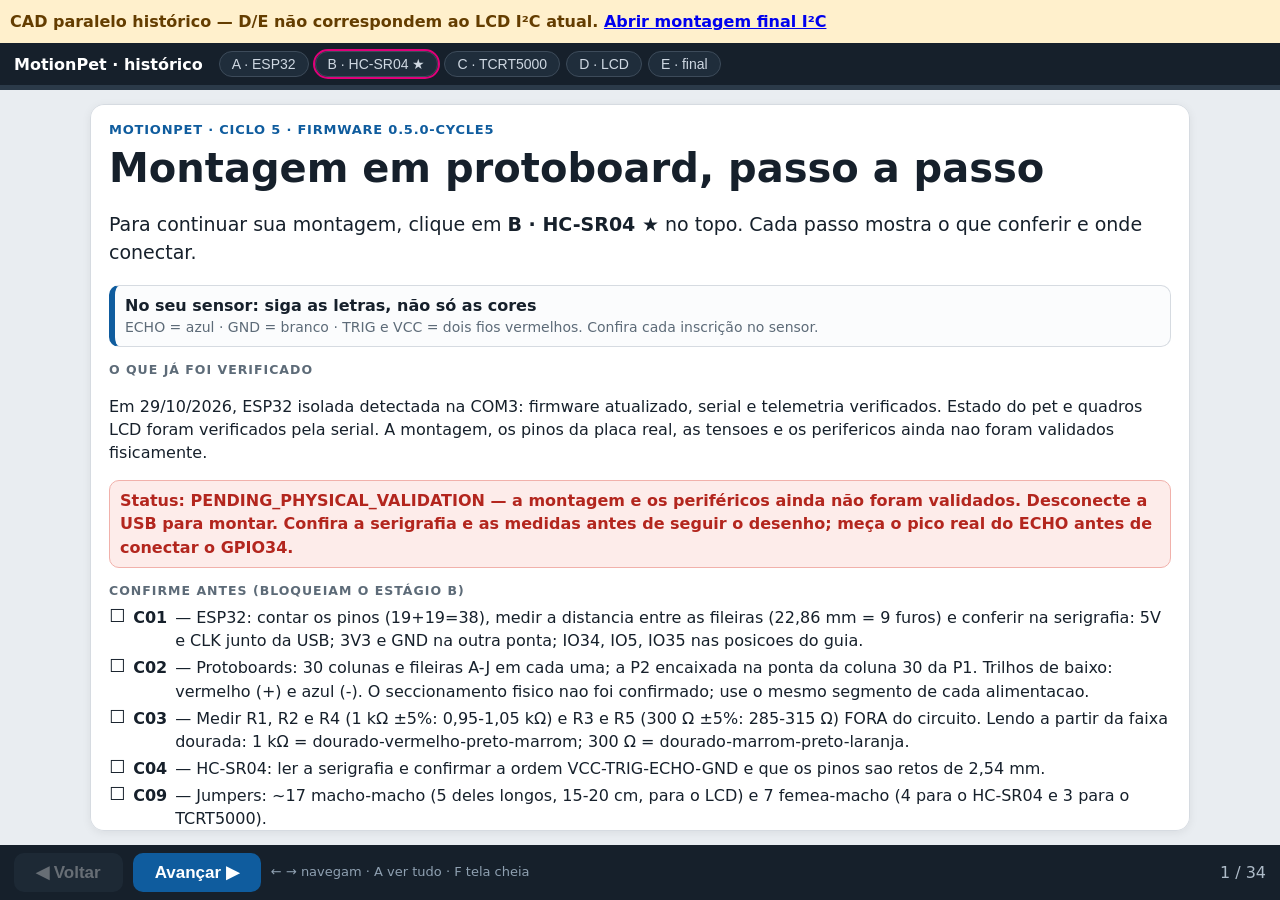
<file: hardware/out/guia_montagem.html>
<!doctype html><html lang="pt-BR"><head><meta charset="utf-8"><meta name="viewport" content="width=device-width,initial-scale=1"><title>MotionPet — montagem em slides</title><style>
:root{--ink:#16202b;--mut:#5d6b78;--line:#d6dbe1;--acc:#0f5c9e;--pink:#e0007a;--bad:#b3261e;--ok:#157a35}
*{box-sizing:border-box}html,body{height:100%;margin:0}
body{display:grid;grid-template-rows:auto 1fr auto;background:#e9edf1;color:var(--ink);font:16px/1.45 "Segoe UI",system-ui,Arial,sans-serif;overflow:hidden}
.top{background:#16202b;color:#fff;padding:8px 14px;display:flex;gap:10px;align-items:center;flex-wrap:wrap}
.brand{font-weight:700;margin-right:6px;white-space:nowrap}
.chips{display:flex;gap:6px;flex-wrap:wrap}
.chip{border:1px solid #3d4b5a;background:#1f2d3b;color:#cfd8e2;border-radius:999px;padding:4px 12px;font-size:14px;cursor:pointer}
.chip.on{background:var(--acc);border-color:#5aa7e6;color:#fff;font-weight:600}.chip.prio{outline:2px solid var(--pink)}
.prog{height:5px;background:#2b3a49;position:relative}.prog i{position:absolute;left:0;top:0;bottom:0;background:var(--pink);transition:width .25s}
.stagewrap{display:grid;grid-template-rows:auto 1fr;min-height:0}
main{display:grid;grid-template-columns:minmax(0,1fr) 410px;gap:14px;padding:14px;min-height:0}
main.textonly{grid-template-columns:minmax(0,1fr)}main.textonly #figbox{display:none}
#figbox{position:relative;background:#fff;border:1px solid var(--line);border-radius:14px;overflow:hidden;box-shadow:0 2px 10px #0001;min-height:0}
#figbox svg{position:absolute;inset:0;width:100%;height:100%}
.figtools{position:absolute;right:10px;top:10px;display:flex;gap:6px;z-index:2}
.figtools button{border:1px solid var(--line);background:#ffffffdd;border-radius:8px;padding:5px 10px;font-size:13px;cursor:pointer}
.panel{background:#fff;border:1px solid var(--line);border-radius:14px;padding:16px 18px;overflow:auto;box-shadow:0 2px 10px #0001;min-height:0}
main.textonly .panel{max-width:1100px;margin:0 auto;width:100%}
.kicker{font-size:13px;letter-spacing:.06em;color:var(--acc);font-weight:700;text-transform:uppercase}
h1{font-size:26px;line-height:1.2;margin:4px 0 10px}
.hold{display:inline-block;background:var(--pink);color:#fff;border-radius:8px;padding:3px 10px;font-weight:700;font-size:13px;margin:0 0 10px}
.sec{font-size:12.5px;letter-spacing:.08em;color:var(--mut);font-weight:700;margin:14px 0 6px;text-transform:uppercase}
.card{border:1px solid var(--line);border-left:6px solid var(--acc);border-radius:10px;padding:8px 10px;margin:0 0 8px;background:#fbfcfd}
.card .t{font-weight:700}.card .m{color:var(--mut);font-size:14px}
.hole{display:inline-block;background:#fff;border:2px solid #16202b;border-radius:7px;padding:0 7px;font-weight:800;font-family:Consolas,monospace;font-size:15px;margin:0 2px}
.swatch{display:inline-block;width:16px;height:16px;border-radius:50%;border:2px solid #222;vertical-align:-3px;margin-right:6px}
.how{font-size:17px}
.warn{background:#fdecea;border:1px solid #f1b1ab;color:var(--bad);border-radius:10px;padding:8px 10px;margin:10px 0;font-weight:600}
ul.checks{margin:6px 0;padding-left:0;list-style:none}ul.checks li{margin:4px 0;display:flex;gap:8px;align-items:flex-start}
ul.checks li:before{content:"☐";font-size:18px;line-height:1.1}
pre{background:#101820;color:#e6edf3;border-radius:8px;padding:8px 70px 8px 10px;margin:6px 0;white-space:pre-wrap;word-break:break-all;font-size:13.5px;position:relative}
pre button{position:absolute;right:6px;top:6px;border:0;border-radius:6px;background:#2b3a49;color:#fff;font-size:12px;padding:3px 8px;cursor:pointer}
table.p{border-collapse:collapse;width:100%;font-size:14px}table.p td,table.p th{border:1px solid var(--line);padding:3px 6px;text-align:left}
.pill{display:inline-block;border-radius:999px;padding:1px 10px;font-size:12.5px;border:1px solid #e0a800;background:#fff7dd;color:#7a5200}
.big{font-size:19px}.cols2{columns:2;column-gap:28px}.cols2 li{break-inside:avoid}
.nav{background:#16202b;color:#fff;display:flex;align-items:center;gap:10px;padding:8px 14px}
.nav button{border:0;border-radius:10px;background:var(--acc);color:#fff;font-size:17px;font-weight:700;padding:9px 22px;cursor:pointer}
.nav button.sec2{background:#2b3a49}.nav button:disabled{opacity:.35;cursor:default}
.nav .cnt{margin-left:auto;color:#aebbc8}.nav .hint{color:#8fa0b1;font-size:13px}
.now{animation:glow 1.1s ease-in-out infinite alternate}
@keyframes glow{from{filter:drop-shadow(0 0 2px #ff2aa8)}to{filter:drop-shadow(0 0 11px #ff2aa8) drop-shadow(0 0 3px #ff2aa8)}}
.old{opacity:.8}.old .htag,.old .wlabel{display:none}.ghost{opacity:.28!important;filter:grayscale(.4)}
@media(max-width:980px){main{grid-template-columns:1fr;grid-template-rows:55% 45%}}
</style></head><body><div class="stagewrap"><div style="padding:10px;background:#fff0cc;color:#643d00;font-weight:700">CAD paralelo histórico — D/E não correspondem ao LCD I²C atual. <a href="../guia_montagem_final.html">Abrir montagem final I²C</a></div><div class="top"><span class="brand">MotionPet · histórico</span><div class="chips"><button class="chip" data-stage="A" onclick="go(2)">A · ESP32</button><button class="chip prio" data-stage="B" onclick="go(5)">B · HC-SR04 ★</button><button class="chip" data-stage="C" onclick="go(15)">C · TCRT5000</button><button class="chip" data-stage="D" onclick="go(18)">D · LCD</button><button class="chip" data-stage="E" onclick="go(30)">E · final</button></div></div><div class="prog"><i id="bar"></i></div></div><main><div id="figbox"><div class="figtools"><button onclick="showAll=!showAll;apply(true)">ver tudo (A)</button></div><svg preserveAspectRatio="xMidYMid meet" xmlns="http://www.w3.org/2000/svg" viewBox="0 0 1684 1085" data-stage="E" font-family="DejaVu Sans, Verdana, Arial, sans-serif" role="img" aria-label="">
<style>
.part.new > rect:first-of-type, .part.new > circle:first-of-type {}
.wire .wlabel, .wire .htag { pointer-events: none; }
.dim { opacity: 0.18; }
.hl .core { stroke-width: 6.4; }
.hl path:first-child { stroke: #ff00aa; stroke-opacity: 0.95; stroke-width: 11; }
.part.hl rect:first-of-type { stroke: #ff00aa; stroke-width: 3; }
.htag { display: var(--tags, inline); }
</style>
<rect x="-3000" y="-3000" width="7684" height="7085" fill="#f7f5ee"/>
<g transform="translate(0 0)">
<g id="breadboard" data-ref="BB1">
<rect x="53.0" y="356.0" width="631.9" height="428.0" rx="6" fill="#e8e6df" stroke="#b9b6aa" stroke-width="1.5"/>
<rect x="57.0" y="562.0" width="623.9" height="16.0" fill="#cfccc2"/>
<text x="56.0" y="352.0" font-family="DejaVu Sans, Verdana, Arial, sans-serif" font-size="12" fill="#5a4a00" text-anchor="start" font-weight="bold" >P1</text>
<line x1="58.0" y1="413.9" x2="662.0" y2="413.9" stroke="#d11a1a" stroke-width="1.6"/>
<text x="49.0" y="417.9" font-family="DejaVu Sans, Verdana, Arial, sans-serif" font-size="11" fill="#d11a1a" text-anchor="middle" font-weight="bold" >+</text>
<text x="671.0" y="417.9" font-family="DejaVu Sans, Verdana, Arial, sans-serif" font-size="11" fill="#d11a1a" text-anchor="middle" font-weight="bold" >+</text>
<line x1="58.0" y1="367.2" x2="662.0" y2="367.2" stroke="#1d4ed8" stroke-width="1.6"/>
<text x="49.0" y="371.2" font-family="DejaVu Sans, Verdana, Arial, sans-serif" font-size="11" fill="#1d4ed8" text-anchor="middle" font-weight="bold" >−</text>
<text x="671.0" y="371.2" font-family="DejaVu Sans, Verdana, Arial, sans-serif" font-size="11" fill="#1d4ed8" text-anchor="middle" font-weight="bold" >−</text>
<line x1="58.0" y1="727.2" x2="662.0" y2="727.2" stroke="#1d4ed8" stroke-width="1.6"/>
<text x="49.0" y="731.2" font-family="DejaVu Sans, Verdana, Arial, sans-serif" font-size="11" fill="#1d4ed8" text-anchor="middle" font-weight="bold" >−</text>
<text x="671.0" y="731.2" font-family="DejaVu Sans, Verdana, Arial, sans-serif" font-size="11" fill="#1d4ed8" text-anchor="middle" font-weight="bold" >−</text>
<line x1="58.0" y1="773.9" x2="662.0" y2="773.9" stroke="#d11a1a" stroke-width="1.6"/>
<text x="49.0" y="777.9" font-family="DejaVu Sans, Verdana, Arial, sans-serif" font-size="11" fill="#d11a1a" text-anchor="middle" font-weight="bold" >+</text>
<text x="671.0" y="777.9" font-family="DejaVu Sans, Verdana, Arial, sans-serif" font-size="11" fill="#d11a1a" text-anchor="middle" font-weight="bold" >+</text>
<text x="52.0" y="683.0" font-family="DejaVu Sans, Verdana, Arial, sans-serif" font-size="7.4" fill="#555" text-anchor="middle" font-weight="bold" >A</text>
<text x="668.0" y="683.0" font-family="DejaVu Sans, Verdana, Arial, sans-serif" font-size="7.4" fill="#555" text-anchor="middle" font-weight="bold" >A</text>
<text x="52.0" y="663.0" font-family="DejaVu Sans, Verdana, Arial, sans-serif" font-size="7.4" fill="#555" text-anchor="middle" font-weight="bold" >B</text>
<text x="668.0" y="663.0" font-family="DejaVu Sans, Verdana, Arial, sans-serif" font-size="7.4" fill="#555" text-anchor="middle" font-weight="bold" >B</text>
<text x="52.0" y="643.0" font-family="DejaVu Sans, Verdana, Arial, sans-serif" font-size="7.4" fill="#555" text-anchor="middle" font-weight="bold" >C</text>
<text x="668.0" y="643.0" font-family="DejaVu Sans, Verdana, Arial, sans-serif" font-size="7.4" fill="#555" text-anchor="middle" font-weight="bold" >C</text>
<text x="52.0" y="623.0" font-family="DejaVu Sans, Verdana, Arial, sans-serif" font-size="7.4" fill="#555" text-anchor="middle" font-weight="bold" >D</text>
<text x="668.0" y="623.0" font-family="DejaVu Sans, Verdana, Arial, sans-serif" font-size="7.4" fill="#555" text-anchor="middle" font-weight="bold" >D</text>
<text x="52.0" y="603.0" font-family="DejaVu Sans, Verdana, Arial, sans-serif" font-size="7.4" fill="#555" text-anchor="middle" font-weight="bold" >E</text>
<text x="668.0" y="603.0" font-family="DejaVu Sans, Verdana, Arial, sans-serif" font-size="7.4" fill="#555" text-anchor="middle" font-weight="bold" >E</text>
<text x="52.0" y="543.0" font-family="DejaVu Sans, Verdana, Arial, sans-serif" font-size="7.4" fill="#555" text-anchor="middle" font-weight="bold" >F</text>
<text x="668.0" y="543.0" font-family="DejaVu Sans, Verdana, Arial, sans-serif" font-size="7.4" fill="#555" text-anchor="middle" font-weight="bold" >F</text>
<text x="52.0" y="523.0" font-family="DejaVu Sans, Verdana, Arial, sans-serif" font-size="7.4" fill="#555" text-anchor="middle" font-weight="bold" >G</text>
<text x="668.0" y="523.0" font-family="DejaVu Sans, Verdana, Arial, sans-serif" font-size="7.4" fill="#555" text-anchor="middle" font-weight="bold" >G</text>
<text x="52.0" y="503.0" font-family="DejaVu Sans, Verdana, Arial, sans-serif" font-size="7.4" fill="#555" text-anchor="middle" font-weight="bold" >H</text>
<text x="668.0" y="503.0" font-family="DejaVu Sans, Verdana, Arial, sans-serif" font-size="7.4" fill="#555" text-anchor="middle" font-weight="bold" >H</text>
<text x="52.0" y="483.0" font-family="DejaVu Sans, Verdana, Arial, sans-serif" font-size="7.4" fill="#555" text-anchor="middle" font-weight="bold" >I</text>
<text x="668.0" y="483.0" font-family="DejaVu Sans, Verdana, Arial, sans-serif" font-size="7.4" fill="#555" text-anchor="middle" font-weight="bold" >I</text>
<text x="52.0" y="463.0" font-family="DejaVu Sans, Verdana, Arial, sans-serif" font-size="7.4" fill="#555" text-anchor="middle" font-weight="bold" >J</text>
<text x="668.0" y="463.0" font-family="DejaVu Sans, Verdana, Arial, sans-serif" font-size="7.4" fill="#555" text-anchor="middle" font-weight="bold" >J</text>
<rect x="684.9" y="356.0" width="631.9" height="428.0" rx="6" fill="#e8e6df" stroke="#b9b6aa" stroke-width="1.5"/>
<rect x="688.9" y="562.0" width="623.9" height="16.0" fill="#cfccc2"/>
<text x="687.9" y="352.0" font-family="DejaVu Sans, Verdana, Arial, sans-serif" font-size="12" fill="#5a4a00" text-anchor="start" font-weight="bold" >P2</text>
<text x="1000.9" y="573.0" font-family="DejaVu Sans, Verdana, Arial, sans-serif" font-size="7.6" fill="#6a6658" text-anchor="middle" font-weight="bold" >PROTOBOARD P2  ·  furos escritos P2:coluna+fileira (ex.: P2:12E)</text>
<line x1="658.0" y1="413.9" x2="1311.8" y2="413.9" stroke="#d11a1a" stroke-width="1.6"/>
<text x="698.8" y="417.9" font-family="DejaVu Sans, Verdana, Arial, sans-serif" font-size="11" fill="#d11a1a" text-anchor="middle" font-weight="bold" >+</text>
<text x="1320.8" y="417.9" font-family="DejaVu Sans, Verdana, Arial, sans-serif" font-size="11" fill="#d11a1a" text-anchor="middle" font-weight="bold" >+</text>
<line x1="658.0" y1="367.2" x2="1311.8" y2="367.2" stroke="#1d4ed8" stroke-width="1.6"/>
<text x="698.8" y="371.2" font-family="DejaVu Sans, Verdana, Arial, sans-serif" font-size="11" fill="#1d4ed8" text-anchor="middle" font-weight="bold" >−</text>
<text x="1320.8" y="371.2" font-family="DejaVu Sans, Verdana, Arial, sans-serif" font-size="11" fill="#1d4ed8" text-anchor="middle" font-weight="bold" >−</text>
<line x1="658.0" y1="727.2" x2="1311.8" y2="727.2" stroke="#1d4ed8" stroke-width="1.6"/>
<text x="698.8" y="731.2" font-family="DejaVu Sans, Verdana, Arial, sans-serif" font-size="11" fill="#1d4ed8" text-anchor="middle" font-weight="bold" >−</text>
<text x="1320.8" y="731.2" font-family="DejaVu Sans, Verdana, Arial, sans-serif" font-size="11" fill="#1d4ed8" text-anchor="middle" font-weight="bold" >−</text>
<line x1="658.0" y1="773.9" x2="1311.8" y2="773.9" stroke="#d11a1a" stroke-width="1.6"/>
<text x="698.8" y="777.9" font-family="DejaVu Sans, Verdana, Arial, sans-serif" font-size="11" fill="#d11a1a" text-anchor="middle" font-weight="bold" >+</text>
<text x="1320.8" y="777.9" font-family="DejaVu Sans, Verdana, Arial, sans-serif" font-size="11" fill="#d11a1a" text-anchor="middle" font-weight="bold" >+</text>
<text x="701.8" y="683.0" font-family="DejaVu Sans, Verdana, Arial, sans-serif" font-size="7.4" fill="#555" text-anchor="middle" font-weight="bold" >A</text>
<text x="1317.8" y="683.0" font-family="DejaVu Sans, Verdana, Arial, sans-serif" font-size="7.4" fill="#555" text-anchor="middle" font-weight="bold" >A</text>
<text x="701.8" y="663.0" font-family="DejaVu Sans, Verdana, Arial, sans-serif" font-size="7.4" fill="#555" text-anchor="middle" font-weight="bold" >B</text>
<text x="1317.8" y="663.0" font-family="DejaVu Sans, Verdana, Arial, sans-serif" font-size="7.4" fill="#555" text-anchor="middle" font-weight="bold" >B</text>
<text x="701.8" y="643.0" font-family="DejaVu Sans, Verdana, Arial, sans-serif" font-size="7.4" fill="#555" text-anchor="middle" font-weight="bold" >C</text>
<text x="1317.8" y="643.0" font-family="DejaVu Sans, Verdana, Arial, sans-serif" font-size="7.4" fill="#555" text-anchor="middle" font-weight="bold" >C</text>
<text x="701.8" y="623.0" font-family="DejaVu Sans, Verdana, Arial, sans-serif" font-size="7.4" fill="#555" text-anchor="middle" font-weight="bold" >D</text>
<text x="1317.8" y="623.0" font-family="DejaVu Sans, Verdana, Arial, sans-serif" font-size="7.4" fill="#555" text-anchor="middle" font-weight="bold" >D</text>
<text x="701.8" y="603.0" font-family="DejaVu Sans, Verdana, Arial, sans-serif" font-size="7.4" fill="#555" text-anchor="middle" font-weight="bold" >E</text>
<text x="1317.8" y="603.0" font-family="DejaVu Sans, Verdana, Arial, sans-serif" font-size="7.4" fill="#555" text-anchor="middle" font-weight="bold" >E</text>
<text x="701.8" y="543.0" font-family="DejaVu Sans, Verdana, Arial, sans-serif" font-size="7.4" fill="#555" text-anchor="middle" font-weight="bold" >F</text>
<text x="1317.8" y="543.0" font-family="DejaVu Sans, Verdana, Arial, sans-serif" font-size="7.4" fill="#555" text-anchor="middle" font-weight="bold" >F</text>
<text x="701.8" y="523.0" font-family="DejaVu Sans, Verdana, Arial, sans-serif" font-size="7.4" fill="#555" text-anchor="middle" font-weight="bold" >G</text>
<text x="1317.8" y="523.0" font-family="DejaVu Sans, Verdana, Arial, sans-serif" font-size="7.4" fill="#555" text-anchor="middle" font-weight="bold" >G</text>
<text x="701.8" y="503.0" font-family="DejaVu Sans, Verdana, Arial, sans-serif" font-size="7.4" fill="#555" text-anchor="middle" font-weight="bold" >H</text>
<text x="1317.8" y="503.0" font-family="DejaVu Sans, Verdana, Arial, sans-serif" font-size="7.4" fill="#555" text-anchor="middle" font-weight="bold" >H</text>
<text x="701.8" y="483.0" font-family="DejaVu Sans, Verdana, Arial, sans-serif" font-size="7.4" fill="#555" text-anchor="middle" font-weight="bold" >I</text>
<text x="1317.8" y="483.0" font-family="DejaVu Sans, Verdana, Arial, sans-serif" font-size="7.4" fill="#555" text-anchor="middle" font-weight="bold" >I</text>
<text x="701.8" y="463.0" font-family="DejaVu Sans, Verdana, Arial, sans-serif" font-size="7.4" fill="#555" text-anchor="middle" font-weight="bold" >J</text>
<text x="1317.8" y="463.0" font-family="DejaVu Sans, Verdana, Arial, sans-serif" font-size="7.4" fill="#555" text-anchor="middle" font-weight="bold" >J</text>
<rect x="67.0" y="677.0" width="6" height="6" rx="1.2" fill="#3b3b3b"/>
<rect x="67.0" y="657.0" width="6" height="6" rx="1.2" fill="#3b3b3b"/>
<rect x="67.0" y="637.0" width="6" height="6" rx="1.2" fill="#3b3b3b"/>
<rect x="67.0" y="617.0" width="6" height="6" rx="1.2" fill="#3b3b3b"/>
<rect x="67.0" y="597.0" width="6" height="6" rx="1.2" fill="#3b3b3b"/>
<rect x="67.0" y="537.0" width="6" height="6" rx="1.2" fill="#3b3b3b"/>
<rect x="67.0" y="517.0" width="6" height="6" rx="1.2" fill="#3b3b3b"/>
<rect x="67.0" y="497.0" width="6" height="6" rx="1.2" fill="#3b3b3b"/>
<rect x="67.0" y="477.0" width="6" height="6" rx="1.2" fill="#3b3b3b"/>
<rect x="67.0" y="457.0" width="6" height="6" rx="1.2" fill="#3b3b3b"/>
<rect x="87.0" y="677.0" width="6" height="6" rx="1.2" fill="#3b3b3b"/>
<rect x="87.0" y="657.0" width="6" height="6" rx="1.2" fill="#3b3b3b"/>
<rect x="87.0" y="637.0" width="6" height="6" rx="1.2" fill="#3b3b3b"/>
<rect x="87.0" y="617.0" width="6" height="6" rx="1.2" fill="#3b3b3b"/>
<rect x="87.0" y="597.0" width="6" height="6" rx="1.2" fill="#3b3b3b"/>
<rect x="87.0" y="537.0" width="6" height="6" rx="1.2" fill="#3b3b3b"/>
<rect x="87.0" y="517.0" width="6" height="6" rx="1.2" fill="#3b3b3b"/>
<rect x="87.0" y="497.0" width="6" height="6" rx="1.2" fill="#3b3b3b"/>
<rect x="87.0" y="477.0" width="6" height="6" rx="1.2" fill="#3b3b3b"/>
<rect x="87.0" y="457.0" width="6" height="6" rx="1.2" fill="#3b3b3b"/>
<rect x="107.0" y="677.0" width="6" height="6" rx="1.2" fill="#3b3b3b"/>
<rect x="107.0" y="657.0" width="6" height="6" rx="1.2" fill="#3b3b3b"/>
<rect x="107.0" y="637.0" width="6" height="6" rx="1.2" fill="#3b3b3b"/>
<rect x="107.0" y="617.0" width="6" height="6" rx="1.2" fill="#3b3b3b"/>
<rect x="107.0" y="597.0" width="6" height="6" rx="1.2" fill="#3b3b3b"/>
<rect x="107.0" y="537.0" width="6" height="6" rx="1.2" fill="#3b3b3b"/>
<rect x="107.0" y="517.0" width="6" height="6" rx="1.2" fill="#3b3b3b"/>
<rect x="107.0" y="497.0" width="6" height="6" rx="1.2" fill="#3b3b3b"/>
<rect x="107.0" y="477.0" width="6" height="6" rx="1.2" fill="#3b3b3b"/>
<rect x="107.0" y="457.0" width="6" height="6" rx="1.2" fill="#3b3b3b"/>
<rect x="127.0" y="677.0" width="6" height="6" rx="1.2" fill="#3b3b3b"/>
<rect x="127.0" y="657.0" width="6" height="6" rx="1.2" fill="#3b3b3b"/>
<rect x="127.0" y="637.0" width="6" height="6" rx="1.2" fill="#3b3b3b"/>
<rect x="127.0" y="617.0" width="6" height="6" rx="1.2" fill="#3b3b3b"/>
<rect x="127.0" y="597.0" width="6" height="6" rx="1.2" fill="#3b3b3b"/>
<rect x="127.0" y="537.0" width="6" height="6" rx="1.2" fill="#3b3b3b"/>
<rect x="127.0" y="517.0" width="6" height="6" rx="1.2" fill="#3b3b3b"/>
<rect x="127.0" y="497.0" width="6" height="6" rx="1.2" fill="#3b3b3b"/>
<rect x="127.0" y="477.0" width="6" height="6" rx="1.2" fill="#3b3b3b"/>
<rect x="127.0" y="457.0" width="6" height="6" rx="1.2" fill="#3b3b3b"/>
<rect x="147.0" y="677.0" width="6" height="6" rx="1.2" fill="#3b3b3b"/>
<rect x="147.0" y="657.0" width="6" height="6" rx="1.2" fill="#3b3b3b"/>
<rect x="147.0" y="637.0" width="6" height="6" rx="1.2" fill="#3b3b3b"/>
<rect x="147.0" y="617.0" width="6" height="6" rx="1.2" fill="#3b3b3b"/>
<rect x="147.0" y="597.0" width="6" height="6" rx="1.2" fill="#3b3b3b"/>
<rect x="147.0" y="537.0" width="6" height="6" rx="1.2" fill="#3b3b3b"/>
<rect x="147.0" y="517.0" width="6" height="6" rx="1.2" fill="#3b3b3b"/>
<rect x="147.0" y="497.0" width="6" height="6" rx="1.2" fill="#3b3b3b"/>
<rect x="147.0" y="477.0" width="6" height="6" rx="1.2" fill="#3b3b3b"/>
<rect x="147.0" y="457.0" width="6" height="6" rx="1.2" fill="#3b3b3b"/>
<rect x="167.0" y="677.0" width="6" height="6" rx="1.2" fill="#3b3b3b"/>
<rect x="167.0" y="657.0" width="6" height="6" rx="1.2" fill="#3b3b3b"/>
<rect x="167.0" y="637.0" width="6" height="6" rx="1.2" fill="#3b3b3b"/>
<rect x="167.0" y="617.0" width="6" height="6" rx="1.2" fill="#3b3b3b"/>
<rect x="167.0" y="597.0" width="6" height="6" rx="1.2" fill="#3b3b3b"/>
<rect x="167.0" y="537.0" width="6" height="6" rx="1.2" fill="#3b3b3b"/>
<rect x="167.0" y="517.0" width="6" height="6" rx="1.2" fill="#3b3b3b"/>
<rect x="167.0" y="497.0" width="6" height="6" rx="1.2" fill="#3b3b3b"/>
<rect x="167.0" y="477.0" width="6" height="6" rx="1.2" fill="#3b3b3b"/>
<rect x="167.0" y="457.0" width="6" height="6" rx="1.2" fill="#3b3b3b"/>
<rect x="187.0" y="677.0" width="6" height="6" rx="1.2" fill="#3b3b3b"/>
<rect x="187.0" y="657.0" width="6" height="6" rx="1.2" fill="#3b3b3b"/>
<rect x="187.0" y="637.0" width="6" height="6" rx="1.2" fill="#3b3b3b"/>
<rect x="187.0" y="617.0" width="6" height="6" rx="1.2" fill="#3b3b3b"/>
<rect x="187.0" y="597.0" width="6" height="6" rx="1.2" fill="#3b3b3b"/>
<rect x="187.0" y="537.0" width="6" height="6" rx="1.2" fill="#3b3b3b"/>
<rect x="187.0" y="517.0" width="6" height="6" rx="1.2" fill="#3b3b3b"/>
<rect x="187.0" y="497.0" width="6" height="6" rx="1.2" fill="#3b3b3b"/>
<rect x="187.0" y="477.0" width="6" height="6" rx="1.2" fill="#3b3b3b"/>
<rect x="187.0" y="457.0" width="6" height="6" rx="1.2" fill="#3b3b3b"/>
<rect x="207.0" y="677.0" width="6" height="6" rx="1.2" fill="#3b3b3b"/>
<rect x="207.0" y="657.0" width="6" height="6" rx="1.2" fill="#3b3b3b"/>
<rect x="207.0" y="637.0" width="6" height="6" rx="1.2" fill="#3b3b3b"/>
<rect x="207.0" y="617.0" width="6" height="6" rx="1.2" fill="#3b3b3b"/>
<rect x="207.0" y="597.0" width="6" height="6" rx="1.2" fill="#3b3b3b"/>
<rect x="207.0" y="537.0" width="6" height="6" rx="1.2" fill="#3b3b3b"/>
<rect x="207.0" y="517.0" width="6" height="6" rx="1.2" fill="#3b3b3b"/>
<rect x="207.0" y="497.0" width="6" height="6" rx="1.2" fill="#3b3b3b"/>
<rect x="207.0" y="477.0" width="6" height="6" rx="1.2" fill="#3b3b3b"/>
<rect x="207.0" y="457.0" width="6" height="6" rx="1.2" fill="#3b3b3b"/>
<rect x="227.0" y="677.0" width="6" height="6" rx="1.2" fill="#3b3b3b"/>
<rect x="227.0" y="657.0" width="6" height="6" rx="1.2" fill="#3b3b3b"/>
<rect x="227.0" y="637.0" width="6" height="6" rx="1.2" fill="#3b3b3b"/>
<rect x="227.0" y="617.0" width="6" height="6" rx="1.2" fill="#3b3b3b"/>
<rect x="227.0" y="597.0" width="6" height="6" rx="1.2" fill="#3b3b3b"/>
<rect x="227.0" y="537.0" width="6" height="6" rx="1.2" fill="#3b3b3b"/>
<rect x="227.0" y="517.0" width="6" height="6" rx="1.2" fill="#3b3b3b"/>
<rect x="227.0" y="497.0" width="6" height="6" rx="1.2" fill="#3b3b3b"/>
<rect x="227.0" y="477.0" width="6" height="6" rx="1.2" fill="#3b3b3b"/>
<rect x="227.0" y="457.0" width="6" height="6" rx="1.2" fill="#3b3b3b"/>
<rect x="247.0" y="677.0" width="6" height="6" rx="1.2" fill="#3b3b3b"/>
<rect x="247.0" y="657.0" width="6" height="6" rx="1.2" fill="#3b3b3b"/>
<rect x="247.0" y="637.0" width="6" height="6" rx="1.2" fill="#3b3b3b"/>
<rect x="247.0" y="617.0" width="6" height="6" rx="1.2" fill="#3b3b3b"/>
<rect x="247.0" y="597.0" width="6" height="6" rx="1.2" fill="#3b3b3b"/>
<rect x="247.0" y="537.0" width="6" height="6" rx="1.2" fill="#3b3b3b"/>
<rect x="247.0" y="517.0" width="6" height="6" rx="1.2" fill="#3b3b3b"/>
<rect x="247.0" y="497.0" width="6" height="6" rx="1.2" fill="#3b3b3b"/>
<rect x="247.0" y="477.0" width="6" height="6" rx="1.2" fill="#3b3b3b"/>
<rect x="247.0" y="457.0" width="6" height="6" rx="1.2" fill="#3b3b3b"/>
<rect x="267.0" y="677.0" width="6" height="6" rx="1.2" fill="#3b3b3b"/>
<rect x="267.0" y="657.0" width="6" height="6" rx="1.2" fill="#3b3b3b"/>
<rect x="267.0" y="637.0" width="6" height="6" rx="1.2" fill="#3b3b3b"/>
<rect x="267.0" y="617.0" width="6" height="6" rx="1.2" fill="#3b3b3b"/>
<rect x="267.0" y="597.0" width="6" height="6" rx="1.2" fill="#3b3b3b"/>
<rect x="267.0" y="537.0" width="6" height="6" rx="1.2" fill="#3b3b3b"/>
<rect x="267.0" y="517.0" width="6" height="6" rx="1.2" fill="#3b3b3b"/>
<rect x="267.0" y="497.0" width="6" height="6" rx="1.2" fill="#3b3b3b"/>
<rect x="267.0" y="477.0" width="6" height="6" rx="1.2" fill="#3b3b3b"/>
<rect x="267.0" y="457.0" width="6" height="6" rx="1.2" fill="#3b3b3b"/>
<rect x="287.0" y="677.0" width="6" height="6" rx="1.2" fill="#3b3b3b"/>
<rect x="287.0" y="657.0" width="6" height="6" rx="1.2" fill="#3b3b3b"/>
<rect x="287.0" y="637.0" width="6" height="6" rx="1.2" fill="#3b3b3b"/>
<rect x="287.0" y="617.0" width="6" height="6" rx="1.2" fill="#3b3b3b"/>
<rect x="287.0" y="597.0" width="6" height="6" rx="1.2" fill="#3b3b3b"/>
<rect x="287.0" y="537.0" width="6" height="6" rx="1.2" fill="#3b3b3b"/>
<rect x="287.0" y="517.0" width="6" height="6" rx="1.2" fill="#3b3b3b"/>
<rect x="287.0" y="497.0" width="6" height="6" rx="1.2" fill="#3b3b3b"/>
<rect x="287.0" y="477.0" width="6" height="6" rx="1.2" fill="#3b3b3b"/>
<rect x="287.0" y="457.0" width="6" height="6" rx="1.2" fill="#3b3b3b"/>
<rect x="307.0" y="677.0" width="6" height="6" rx="1.2" fill="#3b3b3b"/>
<rect x="307.0" y="657.0" width="6" height="6" rx="1.2" fill="#3b3b3b"/>
<rect x="307.0" y="637.0" width="6" height="6" rx="1.2" fill="#3b3b3b"/>
<rect x="307.0" y="617.0" width="6" height="6" rx="1.2" fill="#3b3b3b"/>
<rect x="307.0" y="597.0" width="6" height="6" rx="1.2" fill="#3b3b3b"/>
<rect x="307.0" y="537.0" width="6" height="6" rx="1.2" fill="#3b3b3b"/>
<rect x="307.0" y="517.0" width="6" height="6" rx="1.2" fill="#3b3b3b"/>
<rect x="307.0" y="497.0" width="6" height="6" rx="1.2" fill="#3b3b3b"/>
<rect x="307.0" y="477.0" width="6" height="6" rx="1.2" fill="#3b3b3b"/>
<rect x="307.0" y="457.0" width="6" height="6" rx="1.2" fill="#3b3b3b"/>
<rect x="327.0" y="677.0" width="6" height="6" rx="1.2" fill="#3b3b3b"/>
<rect x="327.0" y="657.0" width="6" height="6" rx="1.2" fill="#3b3b3b"/>
<rect x="327.0" y="637.0" width="6" height="6" rx="1.2" fill="#3b3b3b"/>
<rect x="327.0" y="617.0" width="6" height="6" rx="1.2" fill="#3b3b3b"/>
<rect x="327.0" y="597.0" width="6" height="6" rx="1.2" fill="#3b3b3b"/>
<rect x="327.0" y="537.0" width="6" height="6" rx="1.2" fill="#3b3b3b"/>
<rect x="327.0" y="517.0" width="6" height="6" rx="1.2" fill="#3b3b3b"/>
<rect x="327.0" y="497.0" width="6" height="6" rx="1.2" fill="#3b3b3b"/>
<rect x="327.0" y="477.0" width="6" height="6" rx="1.2" fill="#3b3b3b"/>
<rect x="327.0" y="457.0" width="6" height="6" rx="1.2" fill="#3b3b3b"/>
<rect x="347.0" y="677.0" width="6" height="6" rx="1.2" fill="#3b3b3b"/>
<rect x="347.0" y="657.0" width="6" height="6" rx="1.2" fill="#3b3b3b"/>
<rect x="347.0" y="637.0" width="6" height="6" rx="1.2" fill="#3b3b3b"/>
<rect x="347.0" y="617.0" width="6" height="6" rx="1.2" fill="#3b3b3b"/>
<rect x="347.0" y="597.0" width="6" height="6" rx="1.2" fill="#3b3b3b"/>
<rect x="347.0" y="537.0" width="6" height="6" rx="1.2" fill="#3b3b3b"/>
<rect x="347.0" y="517.0" width="6" height="6" rx="1.2" fill="#3b3b3b"/>
<rect x="347.0" y="497.0" width="6" height="6" rx="1.2" fill="#3b3b3b"/>
<rect x="347.0" y="477.0" width="6" height="6" rx="1.2" fill="#3b3b3b"/>
<rect x="347.0" y="457.0" width="6" height="6" rx="1.2" fill="#3b3b3b"/>
<rect x="367.0" y="677.0" width="6" height="6" rx="1.2" fill="#3b3b3b"/>
<rect x="367.0" y="657.0" width="6" height="6" rx="1.2" fill="#3b3b3b"/>
<rect x="367.0" y="637.0" width="6" height="6" rx="1.2" fill="#3b3b3b"/>
<rect x="367.0" y="617.0" width="6" height="6" rx="1.2" fill="#3b3b3b"/>
<rect x="367.0" y="597.0" width="6" height="6" rx="1.2" fill="#3b3b3b"/>
<rect x="367.0" y="537.0" width="6" height="6" rx="1.2" fill="#3b3b3b"/>
<rect x="367.0" y="517.0" width="6" height="6" rx="1.2" fill="#3b3b3b"/>
<rect x="367.0" y="497.0" width="6" height="6" rx="1.2" fill="#3b3b3b"/>
<rect x="367.0" y="477.0" width="6" height="6" rx="1.2" fill="#3b3b3b"/>
<rect x="367.0" y="457.0" width="6" height="6" rx="1.2" fill="#3b3b3b"/>
<rect x="387.0" y="677.0" width="6" height="6" rx="1.2" fill="#3b3b3b"/>
<rect x="387.0" y="657.0" width="6" height="6" rx="1.2" fill="#3b3b3b"/>
<rect x="387.0" y="637.0" width="6" height="6" rx="1.2" fill="#3b3b3b"/>
<rect x="387.0" y="617.0" width="6" height="6" rx="1.2" fill="#3b3b3b"/>
<rect x="387.0" y="597.0" width="6" height="6" rx="1.2" fill="#3b3b3b"/>
<rect x="387.0" y="537.0" width="6" height="6" rx="1.2" fill="#3b3b3b"/>
<rect x="387.0" y="517.0" width="6" height="6" rx="1.2" fill="#3b3b3b"/>
<rect x="387.0" y="497.0" width="6" height="6" rx="1.2" fill="#3b3b3b"/>
<rect x="387.0" y="477.0" width="6" height="6" rx="1.2" fill="#3b3b3b"/>
<rect x="387.0" y="457.0" width="6" height="6" rx="1.2" fill="#3b3b3b"/>
<rect x="407.0" y="677.0" width="6" height="6" rx="1.2" fill="#3b3b3b"/>
<rect x="407.0" y="657.0" width="6" height="6" rx="1.2" fill="#3b3b3b"/>
<rect x="407.0" y="637.0" width="6" height="6" rx="1.2" fill="#3b3b3b"/>
<rect x="407.0" y="617.0" width="6" height="6" rx="1.2" fill="#3b3b3b"/>
<rect x="407.0" y="597.0" width="6" height="6" rx="1.2" fill="#3b3b3b"/>
<rect x="407.0" y="537.0" width="6" height="6" rx="1.2" fill="#3b3b3b"/>
<rect x="407.0" y="517.0" width="6" height="6" rx="1.2" fill="#3b3b3b"/>
<rect x="407.0" y="497.0" width="6" height="6" rx="1.2" fill="#3b3b3b"/>
<rect x="407.0" y="477.0" width="6" height="6" rx="1.2" fill="#3b3b3b"/>
<rect x="407.0" y="457.0" width="6" height="6" rx="1.2" fill="#3b3b3b"/>
<rect x="427.0" y="677.0" width="6" height="6" rx="1.2" fill="#3b3b3b"/>
<rect x="427.0" y="657.0" width="6" height="6" rx="1.2" fill="#3b3b3b"/>
<rect x="427.0" y="637.0" width="6" height="6" rx="1.2" fill="#3b3b3b"/>
<rect x="427.0" y="617.0" width="6" height="6" rx="1.2" fill="#3b3b3b"/>
<rect x="427.0" y="597.0" width="6" height="6" rx="1.2" fill="#3b3b3b"/>
<rect x="427.0" y="537.0" width="6" height="6" rx="1.2" fill="#3b3b3b"/>
<rect x="427.0" y="517.0" width="6" height="6" rx="1.2" fill="#3b3b3b"/>
<rect x="427.0" y="497.0" width="6" height="6" rx="1.2" fill="#3b3b3b"/>
<rect x="427.0" y="477.0" width="6" height="6" rx="1.2" fill="#3b3b3b"/>
<rect x="427.0" y="457.0" width="6" height="6" rx="1.2" fill="#3b3b3b"/>
<rect x="447.0" y="677.0" width="6" height="6" rx="1.2" fill="#3b3b3b"/>
<rect x="447.0" y="657.0" width="6" height="6" rx="1.2" fill="#3b3b3b"/>
<rect x="447.0" y="637.0" width="6" height="6" rx="1.2" fill="#3b3b3b"/>
<rect x="447.0" y="617.0" width="6" height="6" rx="1.2" fill="#3b3b3b"/>
<rect x="447.0" y="597.0" width="6" height="6" rx="1.2" fill="#3b3b3b"/>
<rect x="447.0" y="537.0" width="6" height="6" rx="1.2" fill="#3b3b3b"/>
<rect x="447.0" y="517.0" width="6" height="6" rx="1.2" fill="#3b3b3b"/>
<rect x="447.0" y="497.0" width="6" height="6" rx="1.2" fill="#3b3b3b"/>
<rect x="447.0" y="477.0" width="6" height="6" rx="1.2" fill="#3b3b3b"/>
<rect x="447.0" y="457.0" width="6" height="6" rx="1.2" fill="#3b3b3b"/>
<rect x="467.0" y="677.0" width="6" height="6" rx="1.2" fill="#3b3b3b"/>
<rect x="467.0" y="657.0" width="6" height="6" rx="1.2" fill="#3b3b3b"/>
<rect x="467.0" y="637.0" width="6" height="6" rx="1.2" fill="#3b3b3b"/>
<rect x="467.0" y="617.0" width="6" height="6" rx="1.2" fill="#3b3b3b"/>
<rect x="467.0" y="597.0" width="6" height="6" rx="1.2" fill="#3b3b3b"/>
<rect x="467.0" y="537.0" width="6" height="6" rx="1.2" fill="#3b3b3b"/>
<rect x="467.0" y="517.0" width="6" height="6" rx="1.2" fill="#3b3b3b"/>
<rect x="467.0" y="497.0" width="6" height="6" rx="1.2" fill="#3b3b3b"/>
<rect x="467.0" y="477.0" width="6" height="6" rx="1.2" fill="#3b3b3b"/>
<rect x="467.0" y="457.0" width="6" height="6" rx="1.2" fill="#3b3b3b"/>
<rect x="487.0" y="677.0" width="6" height="6" rx="1.2" fill="#3b3b3b"/>
<rect x="487.0" y="657.0" width="6" height="6" rx="1.2" fill="#3b3b3b"/>
<rect x="487.0" y="637.0" width="6" height="6" rx="1.2" fill="#3b3b3b"/>
<rect x="487.0" y="617.0" width="6" height="6" rx="1.2" fill="#3b3b3b"/>
<rect x="487.0" y="597.0" width="6" height="6" rx="1.2" fill="#3b3b3b"/>
<rect x="487.0" y="537.0" width="6" height="6" rx="1.2" fill="#3b3b3b"/>
<rect x="487.0" y="517.0" width="6" height="6" rx="1.2" fill="#3b3b3b"/>
<rect x="487.0" y="497.0" width="6" height="6" rx="1.2" fill="#3b3b3b"/>
<rect x="487.0" y="477.0" width="6" height="6" rx="1.2" fill="#3b3b3b"/>
<rect x="487.0" y="457.0" width="6" height="6" rx="1.2" fill="#3b3b3b"/>
<rect x="507.0" y="677.0" width="6" height="6" rx="1.2" fill="#3b3b3b"/>
<rect x="507.0" y="657.0" width="6" height="6" rx="1.2" fill="#3b3b3b"/>
<rect x="507.0" y="637.0" width="6" height="6" rx="1.2" fill="#3b3b3b"/>
<rect x="507.0" y="617.0" width="6" height="6" rx="1.2" fill="#3b3b3b"/>
<rect x="507.0" y="597.0" width="6" height="6" rx="1.2" fill="#3b3b3b"/>
<rect x="507.0" y="537.0" width="6" height="6" rx="1.2" fill="#3b3b3b"/>
<rect x="507.0" y="517.0" width="6" height="6" rx="1.2" fill="#3b3b3b"/>
<rect x="507.0" y="497.0" width="6" height="6" rx="1.2" fill="#3b3b3b"/>
<rect x="507.0" y="477.0" width="6" height="6" rx="1.2" fill="#3b3b3b"/>
<rect x="507.0" y="457.0" width="6" height="6" rx="1.2" fill="#3b3b3b"/>
<rect x="527.0" y="677.0" width="6" height="6" rx="1.2" fill="#3b3b3b"/>
<rect x="527.0" y="657.0" width="6" height="6" rx="1.2" fill="#3b3b3b"/>
<rect x="527.0" y="637.0" width="6" height="6" rx="1.2" fill="#3b3b3b"/>
<rect x="527.0" y="617.0" width="6" height="6" rx="1.2" fill="#3b3b3b"/>
<rect x="527.0" y="597.0" width="6" height="6" rx="1.2" fill="#3b3b3b"/>
<rect x="527.0" y="537.0" width="6" height="6" rx="1.2" fill="#3b3b3b"/>
<rect x="527.0" y="517.0" width="6" height="6" rx="1.2" fill="#3b3b3b"/>
<rect x="527.0" y="497.0" width="6" height="6" rx="1.2" fill="#3b3b3b"/>
<rect x="527.0" y="477.0" width="6" height="6" rx="1.2" fill="#3b3b3b"/>
<rect x="527.0" y="457.0" width="6" height="6" rx="1.2" fill="#3b3b3b"/>
<rect x="547.0" y="677.0" width="6" height="6" rx="1.2" fill="#3b3b3b"/>
<rect x="547.0" y="657.0" width="6" height="6" rx="1.2" fill="#3b3b3b"/>
<rect x="547.0" y="637.0" width="6" height="6" rx="1.2" fill="#3b3b3b"/>
<rect x="547.0" y="617.0" width="6" height="6" rx="1.2" fill="#3b3b3b"/>
<rect x="547.0" y="597.0" width="6" height="6" rx="1.2" fill="#3b3b3b"/>
<rect x="547.0" y="537.0" width="6" height="6" rx="1.2" fill="#3b3b3b"/>
<rect x="547.0" y="517.0" width="6" height="6" rx="1.2" fill="#3b3b3b"/>
<rect x="547.0" y="497.0" width="6" height="6" rx="1.2" fill="#3b3b3b"/>
<rect x="547.0" y="477.0" width="6" height="6" rx="1.2" fill="#3b3b3b"/>
<rect x="547.0" y="457.0" width="6" height="6" rx="1.2" fill="#3b3b3b"/>
<rect x="567.0" y="677.0" width="6" height="6" rx="1.2" fill="#3b3b3b"/>
<rect x="567.0" y="657.0" width="6" height="6" rx="1.2" fill="#3b3b3b"/>
<rect x="567.0" y="637.0" width="6" height="6" rx="1.2" fill="#3b3b3b"/>
<rect x="567.0" y="617.0" width="6" height="6" rx="1.2" fill="#3b3b3b"/>
<rect x="567.0" y="597.0" width="6" height="6" rx="1.2" fill="#3b3b3b"/>
<rect x="567.0" y="537.0" width="6" height="6" rx="1.2" fill="#3b3b3b"/>
<rect x="567.0" y="517.0" width="6" height="6" rx="1.2" fill="#3b3b3b"/>
<rect x="567.0" y="497.0" width="6" height="6" rx="1.2" fill="#3b3b3b"/>
<rect x="567.0" y="477.0" width="6" height="6" rx="1.2" fill="#3b3b3b"/>
<rect x="567.0" y="457.0" width="6" height="6" rx="1.2" fill="#3b3b3b"/>
<rect x="587.0" y="677.0" width="6" height="6" rx="1.2" fill="#3b3b3b"/>
<rect x="587.0" y="657.0" width="6" height="6" rx="1.2" fill="#3b3b3b"/>
<rect x="587.0" y="637.0" width="6" height="6" rx="1.2" fill="#3b3b3b"/>
<rect x="587.0" y="617.0" width="6" height="6" rx="1.2" fill="#3b3b3b"/>
<rect x="587.0" y="597.0" width="6" height="6" rx="1.2" fill="#3b3b3b"/>
<rect x="587.0" y="537.0" width="6" height="6" rx="1.2" fill="#3b3b3b"/>
<rect x="587.0" y="517.0" width="6" height="6" rx="1.2" fill="#3b3b3b"/>
<rect x="587.0" y="497.0" width="6" height="6" rx="1.2" fill="#3b3b3b"/>
<rect x="587.0" y="477.0" width="6" height="6" rx="1.2" fill="#3b3b3b"/>
<rect x="587.0" y="457.0" width="6" height="6" rx="1.2" fill="#3b3b3b"/>
<rect x="607.0" y="677.0" width="6" height="6" rx="1.2" fill="#3b3b3b"/>
<rect x="607.0" y="657.0" width="6" height="6" rx="1.2" fill="#3b3b3b"/>
<rect x="607.0" y="637.0" width="6" height="6" rx="1.2" fill="#3b3b3b"/>
<rect x="607.0" y="617.0" width="6" height="6" rx="1.2" fill="#3b3b3b"/>
<rect x="607.0" y="597.0" width="6" height="6" rx="1.2" fill="#3b3b3b"/>
<rect x="607.0" y="537.0" width="6" height="6" rx="1.2" fill="#3b3b3b"/>
<rect x="607.0" y="517.0" width="6" height="6" rx="1.2" fill="#3b3b3b"/>
<rect x="607.0" y="497.0" width="6" height="6" rx="1.2" fill="#3b3b3b"/>
<rect x="607.0" y="477.0" width="6" height="6" rx="1.2" fill="#3b3b3b"/>
<rect x="607.0" y="457.0" width="6" height="6" rx="1.2" fill="#3b3b3b"/>
<rect x="627.0" y="677.0" width="6" height="6" rx="1.2" fill="#3b3b3b"/>
<rect x="627.0" y="657.0" width="6" height="6" rx="1.2" fill="#3b3b3b"/>
<rect x="627.0" y="637.0" width="6" height="6" rx="1.2" fill="#3b3b3b"/>
<rect x="627.0" y="617.0" width="6" height="6" rx="1.2" fill="#3b3b3b"/>
<rect x="627.0" y="597.0" width="6" height="6" rx="1.2" fill="#3b3b3b"/>
<rect x="627.0" y="537.0" width="6" height="6" rx="1.2" fill="#3b3b3b"/>
<rect x="627.0" y="517.0" width="6" height="6" rx="1.2" fill="#3b3b3b"/>
<rect x="627.0" y="497.0" width="6" height="6" rx="1.2" fill="#3b3b3b"/>
<rect x="627.0" y="477.0" width="6" height="6" rx="1.2" fill="#3b3b3b"/>
<rect x="627.0" y="457.0" width="6" height="6" rx="1.2" fill="#3b3b3b"/>
<rect x="647.0" y="677.0" width="6" height="6" rx="1.2" fill="#3b3b3b"/>
<rect x="647.0" y="657.0" width="6" height="6" rx="1.2" fill="#3b3b3b"/>
<rect x="647.0" y="637.0" width="6" height="6" rx="1.2" fill="#3b3b3b"/>
<rect x="647.0" y="617.0" width="6" height="6" rx="1.2" fill="#3b3b3b"/>
<rect x="647.0" y="597.0" width="6" height="6" rx="1.2" fill="#3b3b3b"/>
<rect x="647.0" y="537.0" width="6" height="6" rx="1.2" fill="#3b3b3b"/>
<rect x="647.0" y="517.0" width="6" height="6" rx="1.2" fill="#3b3b3b"/>
<rect x="647.0" y="497.0" width="6" height="6" rx="1.2" fill="#3b3b3b"/>
<rect x="647.0" y="477.0" width="6" height="6" rx="1.2" fill="#3b3b3b"/>
<rect x="647.0" y="457.0" width="6" height="6" rx="1.2" fill="#3b3b3b"/>
<rect x="716.8" y="677.0" width="6" height="6" rx="1.2" fill="#3b3b3b"/>
<rect x="716.8" y="657.0" width="6" height="6" rx="1.2" fill="#3b3b3b"/>
<rect x="716.8" y="637.0" width="6" height="6" rx="1.2" fill="#3b3b3b"/>
<rect x="716.8" y="617.0" width="6" height="6" rx="1.2" fill="#3b3b3b"/>
<rect x="716.8" y="597.0" width="6" height="6" rx="1.2" fill="#3b3b3b"/>
<rect x="716.8" y="537.0" width="6" height="6" rx="1.2" fill="#3b3b3b"/>
<rect x="716.8" y="517.0" width="6" height="6" rx="1.2" fill="#3b3b3b"/>
<rect x="716.8" y="497.0" width="6" height="6" rx="1.2" fill="#3b3b3b"/>
<rect x="716.8" y="477.0" width="6" height="6" rx="1.2" fill="#3b3b3b"/>
<rect x="716.8" y="457.0" width="6" height="6" rx="1.2" fill="#3b3b3b"/>
<rect x="736.8" y="677.0" width="6" height="6" rx="1.2" fill="#3b3b3b"/>
<rect x="736.8" y="657.0" width="6" height="6" rx="1.2" fill="#3b3b3b"/>
<rect x="736.8" y="637.0" width="6" height="6" rx="1.2" fill="#3b3b3b"/>
<rect x="736.8" y="617.0" width="6" height="6" rx="1.2" fill="#3b3b3b"/>
<rect x="736.8" y="597.0" width="6" height="6" rx="1.2" fill="#3b3b3b"/>
<rect x="736.8" y="537.0" width="6" height="6" rx="1.2" fill="#3b3b3b"/>
<rect x="736.8" y="517.0" width="6" height="6" rx="1.2" fill="#3b3b3b"/>
<rect x="736.8" y="497.0" width="6" height="6" rx="1.2" fill="#3b3b3b"/>
<rect x="736.8" y="477.0" width="6" height="6" rx="1.2" fill="#3b3b3b"/>
<rect x="736.8" y="457.0" width="6" height="6" rx="1.2" fill="#3b3b3b"/>
<rect x="756.8" y="677.0" width="6" height="6" rx="1.2" fill="#3b3b3b"/>
<rect x="756.8" y="657.0" width="6" height="6" rx="1.2" fill="#3b3b3b"/>
<rect x="756.8" y="637.0" width="6" height="6" rx="1.2" fill="#3b3b3b"/>
<rect x="756.8" y="617.0" width="6" height="6" rx="1.2" fill="#3b3b3b"/>
<rect x="756.8" y="597.0" width="6" height="6" rx="1.2" fill="#3b3b3b"/>
<rect x="756.8" y="537.0" width="6" height="6" rx="1.2" fill="#3b3b3b"/>
<rect x="756.8" y="517.0" width="6" height="6" rx="1.2" fill="#3b3b3b"/>
<rect x="756.8" y="497.0" width="6" height="6" rx="1.2" fill="#3b3b3b"/>
<rect x="756.8" y="477.0" width="6" height="6" rx="1.2" fill="#3b3b3b"/>
<rect x="756.8" y="457.0" width="6" height="6" rx="1.2" fill="#3b3b3b"/>
<rect x="776.8" y="677.0" width="6" height="6" rx="1.2" fill="#3b3b3b"/>
<rect x="776.8" y="657.0" width="6" height="6" rx="1.2" fill="#3b3b3b"/>
<rect x="776.8" y="637.0" width="6" height="6" rx="1.2" fill="#3b3b3b"/>
<rect x="776.8" y="617.0" width="6" height="6" rx="1.2" fill="#3b3b3b"/>
<rect x="776.8" y="597.0" width="6" height="6" rx="1.2" fill="#3b3b3b"/>
<rect x="776.8" y="537.0" width="6" height="6" rx="1.2" fill="#3b3b3b"/>
<rect x="776.8" y="517.0" width="6" height="6" rx="1.2" fill="#3b3b3b"/>
<rect x="776.8" y="497.0" width="6" height="6" rx="1.2" fill="#3b3b3b"/>
<rect x="776.8" y="477.0" width="6" height="6" rx="1.2" fill="#3b3b3b"/>
<rect x="776.8" y="457.0" width="6" height="6" rx="1.2" fill="#3b3b3b"/>
<rect x="796.8" y="677.0" width="6" height="6" rx="1.2" fill="#3b3b3b"/>
<rect x="796.8" y="657.0" width="6" height="6" rx="1.2" fill="#3b3b3b"/>
<rect x="796.8" y="637.0" width="6" height="6" rx="1.2" fill="#3b3b3b"/>
<rect x="796.8" y="617.0" width="6" height="6" rx="1.2" fill="#3b3b3b"/>
<rect x="796.8" y="597.0" width="6" height="6" rx="1.2" fill="#3b3b3b"/>
<rect x="796.8" y="537.0" width="6" height="6" rx="1.2" fill="#3b3b3b"/>
<rect x="796.8" y="517.0" width="6" height="6" rx="1.2" fill="#3b3b3b"/>
<rect x="796.8" y="497.0" width="6" height="6" rx="1.2" fill="#3b3b3b"/>
<rect x="796.8" y="477.0" width="6" height="6" rx="1.2" fill="#3b3b3b"/>
<rect x="796.8" y="457.0" width="6" height="6" rx="1.2" fill="#3b3b3b"/>
<rect x="816.8" y="677.0" width="6" height="6" rx="1.2" fill="#3b3b3b"/>
<rect x="816.8" y="657.0" width="6" height="6" rx="1.2" fill="#3b3b3b"/>
<rect x="816.8" y="637.0" width="6" height="6" rx="1.2" fill="#3b3b3b"/>
<rect x="816.8" y="617.0" width="6" height="6" rx="1.2" fill="#3b3b3b"/>
<rect x="816.8" y="597.0" width="6" height="6" rx="1.2" fill="#3b3b3b"/>
<rect x="816.8" y="537.0" width="6" height="6" rx="1.2" fill="#3b3b3b"/>
<rect x="816.8" y="517.0" width="6" height="6" rx="1.2" fill="#3b3b3b"/>
<rect x="816.8" y="497.0" width="6" height="6" rx="1.2" fill="#3b3b3b"/>
<rect x="816.8" y="477.0" width="6" height="6" rx="1.2" fill="#3b3b3b"/>
<rect x="816.8" y="457.0" width="6" height="6" rx="1.2" fill="#3b3b3b"/>
<rect x="836.8" y="677.0" width="6" height="6" rx="1.2" fill="#3b3b3b"/>
<rect x="836.8" y="657.0" width="6" height="6" rx="1.2" fill="#3b3b3b"/>
<rect x="836.8" y="637.0" width="6" height="6" rx="1.2" fill="#3b3b3b"/>
<rect x="836.8" y="617.0" width="6" height="6" rx="1.2" fill="#3b3b3b"/>
<rect x="836.8" y="597.0" width="6" height="6" rx="1.2" fill="#3b3b3b"/>
<rect x="836.8" y="537.0" width="6" height="6" rx="1.2" fill="#3b3b3b"/>
<rect x="836.8" y="517.0" width="6" height="6" rx="1.2" fill="#3b3b3b"/>
<rect x="836.8" y="497.0" width="6" height="6" rx="1.2" fill="#3b3b3b"/>
<rect x="836.8" y="477.0" width="6" height="6" rx="1.2" fill="#3b3b3b"/>
<rect x="836.8" y="457.0" width="6" height="6" rx="1.2" fill="#3b3b3b"/>
<rect x="856.8" y="677.0" width="6" height="6" rx="1.2" fill="#3b3b3b"/>
<rect x="856.8" y="657.0" width="6" height="6" rx="1.2" fill="#3b3b3b"/>
<rect x="856.8" y="637.0" width="6" height="6" rx="1.2" fill="#3b3b3b"/>
<rect x="856.8" y="617.0" width="6" height="6" rx="1.2" fill="#3b3b3b"/>
<rect x="856.8" y="597.0" width="6" height="6" rx="1.2" fill="#3b3b3b"/>
<rect x="856.8" y="537.0" width="6" height="6" rx="1.2" fill="#3b3b3b"/>
<rect x="856.8" y="517.0" width="6" height="6" rx="1.2" fill="#3b3b3b"/>
<rect x="856.8" y="497.0" width="6" height="6" rx="1.2" fill="#3b3b3b"/>
<rect x="856.8" y="477.0" width="6" height="6" rx="1.2" fill="#3b3b3b"/>
<rect x="856.8" y="457.0" width="6" height="6" rx="1.2" fill="#3b3b3b"/>
<rect x="876.8" y="677.0" width="6" height="6" rx="1.2" fill="#3b3b3b"/>
<rect x="876.8" y="657.0" width="6" height="6" rx="1.2" fill="#3b3b3b"/>
<rect x="876.8" y="637.0" width="6" height="6" rx="1.2" fill="#3b3b3b"/>
<rect x="876.8" y="617.0" width="6" height="6" rx="1.2" fill="#3b3b3b"/>
<rect x="876.8" y="597.0" width="6" height="6" rx="1.2" fill="#3b3b3b"/>
<rect x="876.8" y="537.0" width="6" height="6" rx="1.2" fill="#3b3b3b"/>
<rect x="876.8" y="517.0" width="6" height="6" rx="1.2" fill="#3b3b3b"/>
<rect x="876.8" y="497.0" width="6" height="6" rx="1.2" fill="#3b3b3b"/>
<rect x="876.8" y="477.0" width="6" height="6" rx="1.2" fill="#3b3b3b"/>
<rect x="876.8" y="457.0" width="6" height="6" rx="1.2" fill="#3b3b3b"/>
<rect x="896.8" y="677.0" width="6" height="6" rx="1.2" fill="#3b3b3b"/>
<rect x="896.8" y="657.0" width="6" height="6" rx="1.2" fill="#3b3b3b"/>
<rect x="896.8" y="637.0" width="6" height="6" rx="1.2" fill="#3b3b3b"/>
<rect x="896.8" y="617.0" width="6" height="6" rx="1.2" fill="#3b3b3b"/>
<rect x="896.8" y="597.0" width="6" height="6" rx="1.2" fill="#3b3b3b"/>
<rect x="896.8" y="537.0" width="6" height="6" rx="1.2" fill="#3b3b3b"/>
<rect x="896.8" y="517.0" width="6" height="6" rx="1.2" fill="#3b3b3b"/>
<rect x="896.8" y="497.0" width="6" height="6" rx="1.2" fill="#3b3b3b"/>
<rect x="896.8" y="477.0" width="6" height="6" rx="1.2" fill="#3b3b3b"/>
<rect x="896.8" y="457.0" width="6" height="6" rx="1.2" fill="#3b3b3b"/>
<rect x="916.8" y="677.0" width="6" height="6" rx="1.2" fill="#3b3b3b"/>
<rect x="916.8" y="657.0" width="6" height="6" rx="1.2" fill="#3b3b3b"/>
<rect x="916.8" y="637.0" width="6" height="6" rx="1.2" fill="#3b3b3b"/>
<rect x="916.8" y="617.0" width="6" height="6" rx="1.2" fill="#3b3b3b"/>
<rect x="916.8" y="597.0" width="6" height="6" rx="1.2" fill="#3b3b3b"/>
<rect x="916.8" y="537.0" width="6" height="6" rx="1.2" fill="#3b3b3b"/>
<rect x="916.8" y="517.0" width="6" height="6" rx="1.2" fill="#3b3b3b"/>
<rect x="916.8" y="497.0" width="6" height="6" rx="1.2" fill="#3b3b3b"/>
<rect x="916.8" y="477.0" width="6" height="6" rx="1.2" fill="#3b3b3b"/>
<rect x="916.8" y="457.0" width="6" height="6" rx="1.2" fill="#3b3b3b"/>
<rect x="936.8" y="677.0" width="6" height="6" rx="1.2" fill="#3b3b3b"/>
<rect x="936.8" y="657.0" width="6" height="6" rx="1.2" fill="#3b3b3b"/>
<rect x="936.8" y="637.0" width="6" height="6" rx="1.2" fill="#3b3b3b"/>
<rect x="936.8" y="617.0" width="6" height="6" rx="1.2" fill="#3b3b3b"/>
<rect x="936.8" y="597.0" width="6" height="6" rx="1.2" fill="#3b3b3b"/>
<rect x="936.8" y="537.0" width="6" height="6" rx="1.2" fill="#3b3b3b"/>
<rect x="936.8" y="517.0" width="6" height="6" rx="1.2" fill="#3b3b3b"/>
<rect x="936.8" y="497.0" width="6" height="6" rx="1.2" fill="#3b3b3b"/>
<rect x="936.8" y="477.0" width="6" height="6" rx="1.2" fill="#3b3b3b"/>
<rect x="936.8" y="457.0" width="6" height="6" rx="1.2" fill="#3b3b3b"/>
<rect x="956.8" y="677.0" width="6" height="6" rx="1.2" fill="#3b3b3b"/>
<rect x="956.8" y="657.0" width="6" height="6" rx="1.2" fill="#3b3b3b"/>
<rect x="956.8" y="637.0" width="6" height="6" rx="1.2" fill="#3b3b3b"/>
<rect x="956.8" y="617.0" width="6" height="6" rx="1.2" fill="#3b3b3b"/>
<rect x="956.8" y="597.0" width="6" height="6" rx="1.2" fill="#3b3b3b"/>
<rect x="956.8" y="537.0" width="6" height="6" rx="1.2" fill="#3b3b3b"/>
<rect x="956.8" y="517.0" width="6" height="6" rx="1.2" fill="#3b3b3b"/>
<rect x="956.8" y="497.0" width="6" height="6" rx="1.2" fill="#3b3b3b"/>
<rect x="956.8" y="477.0" width="6" height="6" rx="1.2" fill="#3b3b3b"/>
<rect x="956.8" y="457.0" width="6" height="6" rx="1.2" fill="#3b3b3b"/>
<rect x="976.8" y="677.0" width="6" height="6" rx="1.2" fill="#3b3b3b"/>
<rect x="976.8" y="657.0" width="6" height="6" rx="1.2" fill="#3b3b3b"/>
<rect x="976.8" y="637.0" width="6" height="6" rx="1.2" fill="#3b3b3b"/>
<rect x="976.8" y="617.0" width="6" height="6" rx="1.2" fill="#3b3b3b"/>
<rect x="976.8" y="597.0" width="6" height="6" rx="1.2" fill="#3b3b3b"/>
<rect x="976.8" y="537.0" width="6" height="6" rx="1.2" fill="#3b3b3b"/>
<rect x="976.8" y="517.0" width="6" height="6" rx="1.2" fill="#3b3b3b"/>
<rect x="976.8" y="497.0" width="6" height="6" rx="1.2" fill="#3b3b3b"/>
<rect x="976.8" y="477.0" width="6" height="6" rx="1.2" fill="#3b3b3b"/>
<rect x="976.8" y="457.0" width="6" height="6" rx="1.2" fill="#3b3b3b"/>
<rect x="996.8" y="677.0" width="6" height="6" rx="1.2" fill="#3b3b3b"/>
<rect x="996.8" y="657.0" width="6" height="6" rx="1.2" fill="#3b3b3b"/>
<rect x="996.8" y="637.0" width="6" height="6" rx="1.2" fill="#3b3b3b"/>
<rect x="996.8" y="617.0" width="6" height="6" rx="1.2" fill="#3b3b3b"/>
<rect x="996.8" y="597.0" width="6" height="6" rx="1.2" fill="#3b3b3b"/>
<rect x="996.8" y="537.0" width="6" height="6" rx="1.2" fill="#3b3b3b"/>
<rect x="996.8" y="517.0" width="6" height="6" rx="1.2" fill="#3b3b3b"/>
<rect x="996.8" y="497.0" width="6" height="6" rx="1.2" fill="#3b3b3b"/>
<rect x="996.8" y="477.0" width="6" height="6" rx="1.2" fill="#3b3b3b"/>
<rect x="996.8" y="457.0" width="6" height="6" rx="1.2" fill="#3b3b3b"/>
<rect x="1016.8" y="677.0" width="6" height="6" rx="1.2" fill="#3b3b3b"/>
<rect x="1016.8" y="657.0" width="6" height="6" rx="1.2" fill="#3b3b3b"/>
<rect x="1016.8" y="637.0" width="6" height="6" rx="1.2" fill="#3b3b3b"/>
<rect x="1016.8" y="617.0" width="6" height="6" rx="1.2" fill="#3b3b3b"/>
<rect x="1016.8" y="597.0" width="6" height="6" rx="1.2" fill="#3b3b3b"/>
<rect x="1016.8" y="537.0" width="6" height="6" rx="1.2" fill="#3b3b3b"/>
<rect x="1016.8" y="517.0" width="6" height="6" rx="1.2" fill="#3b3b3b"/>
<rect x="1016.8" y="497.0" width="6" height="6" rx="1.2" fill="#3b3b3b"/>
<rect x="1016.8" y="477.0" width="6" height="6" rx="1.2" fill="#3b3b3b"/>
<rect x="1016.8" y="457.0" width="6" height="6" rx="1.2" fill="#3b3b3b"/>
<rect x="1036.8" y="677.0" width="6" height="6" rx="1.2" fill="#3b3b3b"/>
<rect x="1036.8" y="657.0" width="6" height="6" rx="1.2" fill="#3b3b3b"/>
<rect x="1036.8" y="637.0" width="6" height="6" rx="1.2" fill="#3b3b3b"/>
<rect x="1036.8" y="617.0" width="6" height="6" rx="1.2" fill="#3b3b3b"/>
<rect x="1036.8" y="597.0" width="6" height="6" rx="1.2" fill="#3b3b3b"/>
<rect x="1036.8" y="537.0" width="6" height="6" rx="1.2" fill="#3b3b3b"/>
<rect x="1036.8" y="517.0" width="6" height="6" rx="1.2" fill="#3b3b3b"/>
<rect x="1036.8" y="497.0" width="6" height="6" rx="1.2" fill="#3b3b3b"/>
<rect x="1036.8" y="477.0" width="6" height="6" rx="1.2" fill="#3b3b3b"/>
<rect x="1036.8" y="457.0" width="6" height="6" rx="1.2" fill="#3b3b3b"/>
<rect x="1056.8" y="677.0" width="6" height="6" rx="1.2" fill="#3b3b3b"/>
<rect x="1056.8" y="657.0" width="6" height="6" rx="1.2" fill="#3b3b3b"/>
<rect x="1056.8" y="637.0" width="6" height="6" rx="1.2" fill="#3b3b3b"/>
<rect x="1056.8" y="617.0" width="6" height="6" rx="1.2" fill="#3b3b3b"/>
<rect x="1056.8" y="597.0" width="6" height="6" rx="1.2" fill="#3b3b3b"/>
<rect x="1056.8" y="537.0" width="6" height="6" rx="1.2" fill="#3b3b3b"/>
<rect x="1056.8" y="517.0" width="6" height="6" rx="1.2" fill="#3b3b3b"/>
<rect x="1056.8" y="497.0" width="6" height="6" rx="1.2" fill="#3b3b3b"/>
<rect x="1056.8" y="477.0" width="6" height="6" rx="1.2" fill="#3b3b3b"/>
<rect x="1056.8" y="457.0" width="6" height="6" rx="1.2" fill="#3b3b3b"/>
<rect x="1076.8" y="677.0" width="6" height="6" rx="1.2" fill="#3b3b3b"/>
<rect x="1076.8" y="657.0" width="6" height="6" rx="1.2" fill="#3b3b3b"/>
<rect x="1076.8" y="637.0" width="6" height="6" rx="1.2" fill="#3b3b3b"/>
<rect x="1076.8" y="617.0" width="6" height="6" rx="1.2" fill="#3b3b3b"/>
<rect x="1076.8" y="597.0" width="6" height="6" rx="1.2" fill="#3b3b3b"/>
<rect x="1076.8" y="537.0" width="6" height="6" rx="1.2" fill="#3b3b3b"/>
<rect x="1076.8" y="517.0" width="6" height="6" rx="1.2" fill="#3b3b3b"/>
<rect x="1076.8" y="497.0" width="6" height="6" rx="1.2" fill="#3b3b3b"/>
<rect x="1076.8" y="477.0" width="6" height="6" rx="1.2" fill="#3b3b3b"/>
<rect x="1076.8" y="457.0" width="6" height="6" rx="1.2" fill="#3b3b3b"/>
<rect x="1096.8" y="677.0" width="6" height="6" rx="1.2" fill="#3b3b3b"/>
<rect x="1096.8" y="657.0" width="6" height="6" rx="1.2" fill="#3b3b3b"/>
<rect x="1096.8" y="637.0" width="6" height="6" rx="1.2" fill="#3b3b3b"/>
<rect x="1096.8" y="617.0" width="6" height="6" rx="1.2" fill="#3b3b3b"/>
<rect x="1096.8" y="597.0" width="6" height="6" rx="1.2" fill="#3b3b3b"/>
<rect x="1096.8" y="537.0" width="6" height="6" rx="1.2" fill="#3b3b3b"/>
<rect x="1096.8" y="517.0" width="6" height="6" rx="1.2" fill="#3b3b3b"/>
<rect x="1096.8" y="497.0" width="6" height="6" rx="1.2" fill="#3b3b3b"/>
<rect x="1096.8" y="477.0" width="6" height="6" rx="1.2" fill="#3b3b3b"/>
<rect x="1096.8" y="457.0" width="6" height="6" rx="1.2" fill="#3b3b3b"/>
<rect x="1116.8" y="677.0" width="6" height="6" rx="1.2" fill="#3b3b3b"/>
<rect x="1116.8" y="657.0" width="6" height="6" rx="1.2" fill="#3b3b3b"/>
<rect x="1116.8" y="637.0" width="6" height="6" rx="1.2" fill="#3b3b3b"/>
<rect x="1116.8" y="617.0" width="6" height="6" rx="1.2" fill="#3b3b3b"/>
<rect x="1116.8" y="597.0" width="6" height="6" rx="1.2" fill="#3b3b3b"/>
<rect x="1116.8" y="537.0" width="6" height="6" rx="1.2" fill="#3b3b3b"/>
<rect x="1116.8" y="517.0" width="6" height="6" rx="1.2" fill="#3b3b3b"/>
<rect x="1116.8" y="497.0" width="6" height="6" rx="1.2" fill="#3b3b3b"/>
<rect x="1116.8" y="477.0" width="6" height="6" rx="1.2" fill="#3b3b3b"/>
<rect x="1116.8" y="457.0" width="6" height="6" rx="1.2" fill="#3b3b3b"/>
<rect x="1136.8" y="677.0" width="6" height="6" rx="1.2" fill="#3b3b3b"/>
<rect x="1136.8" y="657.0" width="6" height="6" rx="1.2" fill="#3b3b3b"/>
<rect x="1136.8" y="637.0" width="6" height="6" rx="1.2" fill="#3b3b3b"/>
<rect x="1136.8" y="617.0" width="6" height="6" rx="1.2" fill="#3b3b3b"/>
<rect x="1136.8" y="597.0" width="6" height="6" rx="1.2" fill="#3b3b3b"/>
<rect x="1136.8" y="537.0" width="6" height="6" rx="1.2" fill="#3b3b3b"/>
<rect x="1136.8" y="517.0" width="6" height="6" rx="1.2" fill="#3b3b3b"/>
<rect x="1136.8" y="497.0" width="6" height="6" rx="1.2" fill="#3b3b3b"/>
<rect x="1136.8" y="477.0" width="6" height="6" rx="1.2" fill="#3b3b3b"/>
<rect x="1136.8" y="457.0" width="6" height="6" rx="1.2" fill="#3b3b3b"/>
<rect x="1156.8" y="677.0" width="6" height="6" rx="1.2" fill="#3b3b3b"/>
<rect x="1156.8" y="657.0" width="6" height="6" rx="1.2" fill="#3b3b3b"/>
<rect x="1156.8" y="637.0" width="6" height="6" rx="1.2" fill="#3b3b3b"/>
<rect x="1156.8" y="617.0" width="6" height="6" rx="1.2" fill="#3b3b3b"/>
<rect x="1156.8" y="597.0" width="6" height="6" rx="1.2" fill="#3b3b3b"/>
<rect x="1156.8" y="537.0" width="6" height="6" rx="1.2" fill="#3b3b3b"/>
<rect x="1156.8" y="517.0" width="6" height="6" rx="1.2" fill="#3b3b3b"/>
<rect x="1156.8" y="497.0" width="6" height="6" rx="1.2" fill="#3b3b3b"/>
<rect x="1156.8" y="477.0" width="6" height="6" rx="1.2" fill="#3b3b3b"/>
<rect x="1156.8" y="457.0" width="6" height="6" rx="1.2" fill="#3b3b3b"/>
<rect x="1176.8" y="677.0" width="6" height="6" rx="1.2" fill="#3b3b3b"/>
<rect x="1176.8" y="657.0" width="6" height="6" rx="1.2" fill="#3b3b3b"/>
<rect x="1176.8" y="637.0" width="6" height="6" rx="1.2" fill="#3b3b3b"/>
<rect x="1176.8" y="617.0" width="6" height="6" rx="1.2" fill="#3b3b3b"/>
<rect x="1176.8" y="597.0" width="6" height="6" rx="1.2" fill="#3b3b3b"/>
<rect x="1176.8" y="537.0" width="6" height="6" rx="1.2" fill="#3b3b3b"/>
<rect x="1176.8" y="517.0" width="6" height="6" rx="1.2" fill="#3b3b3b"/>
<rect x="1176.8" y="497.0" width="6" height="6" rx="1.2" fill="#3b3b3b"/>
<rect x="1176.8" y="477.0" width="6" height="6" rx="1.2" fill="#3b3b3b"/>
<rect x="1176.8" y="457.0" width="6" height="6" rx="1.2" fill="#3b3b3b"/>
<rect x="1196.8" y="677.0" width="6" height="6" rx="1.2" fill="#3b3b3b"/>
<rect x="1196.8" y="657.0" width="6" height="6" rx="1.2" fill="#3b3b3b"/>
<rect x="1196.8" y="637.0" width="6" height="6" rx="1.2" fill="#3b3b3b"/>
<rect x="1196.8" y="617.0" width="6" height="6" rx="1.2" fill="#3b3b3b"/>
<rect x="1196.8" y="597.0" width="6" height="6" rx="1.2" fill="#3b3b3b"/>
<rect x="1196.8" y="537.0" width="6" height="6" rx="1.2" fill="#3b3b3b"/>
<rect x="1196.8" y="517.0" width="6" height="6" rx="1.2" fill="#3b3b3b"/>
<rect x="1196.8" y="497.0" width="6" height="6" rx="1.2" fill="#3b3b3b"/>
<rect x="1196.8" y="477.0" width="6" height="6" rx="1.2" fill="#3b3b3b"/>
<rect x="1196.8" y="457.0" width="6" height="6" rx="1.2" fill="#3b3b3b"/>
<rect x="1216.8" y="677.0" width="6" height="6" rx="1.2" fill="#3b3b3b"/>
<rect x="1216.8" y="657.0" width="6" height="6" rx="1.2" fill="#3b3b3b"/>
<rect x="1216.8" y="637.0" width="6" height="6" rx="1.2" fill="#3b3b3b"/>
<rect x="1216.8" y="617.0" width="6" height="6" rx="1.2" fill="#3b3b3b"/>
<rect x="1216.8" y="597.0" width="6" height="6" rx="1.2" fill="#3b3b3b"/>
<rect x="1216.8" y="537.0" width="6" height="6" rx="1.2" fill="#3b3b3b"/>
<rect x="1216.8" y="517.0" width="6" height="6" rx="1.2" fill="#3b3b3b"/>
<rect x="1216.8" y="497.0" width="6" height="6" rx="1.2" fill="#3b3b3b"/>
<rect x="1216.8" y="477.0" width="6" height="6" rx="1.2" fill="#3b3b3b"/>
<rect x="1216.8" y="457.0" width="6" height="6" rx="1.2" fill="#3b3b3b"/>
<rect x="1236.8" y="677.0" width="6" height="6" rx="1.2" fill="#3b3b3b"/>
<rect x="1236.8" y="657.0" width="6" height="6" rx="1.2" fill="#3b3b3b"/>
<rect x="1236.8" y="637.0" width="6" height="6" rx="1.2" fill="#3b3b3b"/>
<rect x="1236.8" y="617.0" width="6" height="6" rx="1.2" fill="#3b3b3b"/>
<rect x="1236.8" y="597.0" width="6" height="6" rx="1.2" fill="#3b3b3b"/>
<rect x="1236.8" y="537.0" width="6" height="6" rx="1.2" fill="#3b3b3b"/>
<rect x="1236.8" y="517.0" width="6" height="6" rx="1.2" fill="#3b3b3b"/>
<rect x="1236.8" y="497.0" width="6" height="6" rx="1.2" fill="#3b3b3b"/>
<rect x="1236.8" y="477.0" width="6" height="6" rx="1.2" fill="#3b3b3b"/>
<rect x="1236.8" y="457.0" width="6" height="6" rx="1.2" fill="#3b3b3b"/>
<rect x="1256.8" y="677.0" width="6" height="6" rx="1.2" fill="#3b3b3b"/>
<rect x="1256.8" y="657.0" width="6" height="6" rx="1.2" fill="#3b3b3b"/>
<rect x="1256.8" y="637.0" width="6" height="6" rx="1.2" fill="#3b3b3b"/>
<rect x="1256.8" y="617.0" width="6" height="6" rx="1.2" fill="#3b3b3b"/>
<rect x="1256.8" y="597.0" width="6" height="6" rx="1.2" fill="#3b3b3b"/>
<rect x="1256.8" y="537.0" width="6" height="6" rx="1.2" fill="#3b3b3b"/>
<rect x="1256.8" y="517.0" width="6" height="6" rx="1.2" fill="#3b3b3b"/>
<rect x="1256.8" y="497.0" width="6" height="6" rx="1.2" fill="#3b3b3b"/>
<rect x="1256.8" y="477.0" width="6" height="6" rx="1.2" fill="#3b3b3b"/>
<rect x="1256.8" y="457.0" width="6" height="6" rx="1.2" fill="#3b3b3b"/>
<rect x="1276.8" y="677.0" width="6" height="6" rx="1.2" fill="#3b3b3b"/>
<rect x="1276.8" y="657.0" width="6" height="6" rx="1.2" fill="#3b3b3b"/>
<rect x="1276.8" y="637.0" width="6" height="6" rx="1.2" fill="#3b3b3b"/>
<rect x="1276.8" y="617.0" width="6" height="6" rx="1.2" fill="#3b3b3b"/>
<rect x="1276.8" y="597.0" width="6" height="6" rx="1.2" fill="#3b3b3b"/>
<rect x="1276.8" y="537.0" width="6" height="6" rx="1.2" fill="#3b3b3b"/>
<rect x="1276.8" y="517.0" width="6" height="6" rx="1.2" fill="#3b3b3b"/>
<rect x="1276.8" y="497.0" width="6" height="6" rx="1.2" fill="#3b3b3b"/>
<rect x="1276.8" y="477.0" width="6" height="6" rx="1.2" fill="#3b3b3b"/>
<rect x="1276.8" y="457.0" width="6" height="6" rx="1.2" fill="#3b3b3b"/>
<rect x="1296.8" y="677.0" width="6" height="6" rx="1.2" fill="#3b3b3b"/>
<rect x="1296.8" y="657.0" width="6" height="6" rx="1.2" fill="#3b3b3b"/>
<rect x="1296.8" y="637.0" width="6" height="6" rx="1.2" fill="#3b3b3b"/>
<rect x="1296.8" y="617.0" width="6" height="6" rx="1.2" fill="#3b3b3b"/>
<rect x="1296.8" y="597.0" width="6" height="6" rx="1.2" fill="#3b3b3b"/>
<rect x="1296.8" y="537.0" width="6" height="6" rx="1.2" fill="#3b3b3b"/>
<rect x="1296.8" y="517.0" width="6" height="6" rx="1.2" fill="#3b3b3b"/>
<rect x="1296.8" y="497.0" width="6" height="6" rx="1.2" fill="#3b3b3b"/>
<rect x="1296.8" y="477.0" width="6" height="6" rx="1.2" fill="#3b3b3b"/>
<rect x="1296.8" y="457.0" width="6" height="6" rx="1.2" fill="#3b3b3b"/>
<rect x="74.4" y="757.0" width="6" height="6" rx="1.2" fill="#3b3b3b"/>
<rect x="94.4" y="757.0" width="6" height="6" rx="1.2" fill="#3b3b3b"/>
<rect x="114.4" y="757.0" width="6" height="6" rx="1.2" fill="#3b3b3b"/>
<rect x="134.4" y="757.0" width="6" height="6" rx="1.2" fill="#3b3b3b"/>
<rect x="154.4" y="757.0" width="6" height="6" rx="1.2" fill="#3b3b3b"/>
<rect x="194.4" y="757.0" width="6" height="6" rx="1.2" fill="#3b3b3b"/>
<rect x="214.4" y="757.0" width="6" height="6" rx="1.2" fill="#3b3b3b"/>
<rect x="234.4" y="757.0" width="6" height="6" rx="1.2" fill="#3b3b3b"/>
<rect x="254.4" y="757.0" width="6" height="6" rx="1.2" fill="#3b3b3b"/>
<rect x="274.4" y="757.0" width="6" height="6" rx="1.2" fill="#3b3b3b"/>
<rect x="314.4" y="757.0" width="6" height="6" rx="1.2" fill="#3b3b3b"/>
<rect x="334.4" y="757.0" width="6" height="6" rx="1.2" fill="#3b3b3b"/>
<rect x="354.4" y="757.0" width="6" height="6" rx="1.2" fill="#3b3b3b"/>
<rect x="374.4" y="757.0" width="6" height="6" rx="1.2" fill="#3b3b3b"/>
<rect x="394.4" y="757.0" width="6" height="6" rx="1.2" fill="#3b3b3b"/>
<rect x="434.4" y="757.0" width="6" height="6" rx="1.2" fill="#3b3b3b"/>
<rect x="454.4" y="757.0" width="6" height="6" rx="1.2" fill="#3b3b3b"/>
<rect x="474.4" y="757.0" width="6" height="6" rx="1.2" fill="#3b3b3b"/>
<rect x="494.4" y="757.0" width="6" height="6" rx="1.2" fill="#3b3b3b"/>
<rect x="514.4" y="757.0" width="6" height="6" rx="1.2" fill="#3b3b3b"/>
<rect x="554.4" y="757.0" width="6" height="6" rx="1.2" fill="#3b3b3b"/>
<rect x="574.4" y="757.0" width="6" height="6" rx="1.2" fill="#3b3b3b"/>
<rect x="594.4" y="757.0" width="6" height="6" rx="1.2" fill="#3b3b3b"/>
<rect x="614.4" y="757.0" width="6" height="6" rx="1.2" fill="#3b3b3b"/>
<rect x="74.4" y="737.0" width="6" height="6" rx="1.2" fill="#3b3b3b"/>
<rect x="94.4" y="737.0" width="6" height="6" rx="1.2" fill="#3b3b3b"/>
<rect x="114.4" y="737.0" width="6" height="6" rx="1.2" fill="#3b3b3b"/>
<rect x="134.4" y="737.0" width="6" height="6" rx="1.2" fill="#3b3b3b"/>
<rect x="154.4" y="737.0" width="6" height="6" rx="1.2" fill="#3b3b3b"/>
<rect x="194.4" y="737.0" width="6" height="6" rx="1.2" fill="#3b3b3b"/>
<rect x="214.4" y="737.0" width="6" height="6" rx="1.2" fill="#3b3b3b"/>
<rect x="234.4" y="737.0" width="6" height="6" rx="1.2" fill="#3b3b3b"/>
<rect x="254.4" y="737.0" width="6" height="6" rx="1.2" fill="#3b3b3b"/>
<rect x="274.4" y="737.0" width="6" height="6" rx="1.2" fill="#3b3b3b"/>
<rect x="314.4" y="737.0" width="6" height="6" rx="1.2" fill="#3b3b3b"/>
<rect x="334.4" y="737.0" width="6" height="6" rx="1.2" fill="#3b3b3b"/>
<rect x="354.4" y="737.0" width="6" height="6" rx="1.2" fill="#3b3b3b"/>
<rect x="374.4" y="737.0" width="6" height="6" rx="1.2" fill="#3b3b3b"/>
<rect x="394.4" y="737.0" width="6" height="6" rx="1.2" fill="#3b3b3b"/>
<rect x="434.4" y="737.0" width="6" height="6" rx="1.2" fill="#3b3b3b"/>
<rect x="454.4" y="737.0" width="6" height="6" rx="1.2" fill="#3b3b3b"/>
<rect x="474.4" y="737.0" width="6" height="6" rx="1.2" fill="#3b3b3b"/>
<rect x="494.4" y="737.0" width="6" height="6" rx="1.2" fill="#3b3b3b"/>
<rect x="514.4" y="737.0" width="6" height="6" rx="1.2" fill="#3b3b3b"/>
<rect x="554.4" y="737.0" width="6" height="6" rx="1.2" fill="#3b3b3b"/>
<rect x="574.4" y="737.0" width="6" height="6" rx="1.2" fill="#3b3b3b"/>
<rect x="594.4" y="737.0" width="6" height="6" rx="1.2" fill="#3b3b3b"/>
<rect x="614.4" y="737.0" width="6" height="6" rx="1.2" fill="#3b3b3b"/>
<rect x="74.4" y="397.0" width="6" height="6" rx="1.2" fill="#3b3b3b"/>
<rect x="94.4" y="397.0" width="6" height="6" rx="1.2" fill="#3b3b3b"/>
<rect x="114.4" y="397.0" width="6" height="6" rx="1.2" fill="#3b3b3b"/>
<rect x="134.4" y="397.0" width="6" height="6" rx="1.2" fill="#3b3b3b"/>
<rect x="154.4" y="397.0" width="6" height="6" rx="1.2" fill="#3b3b3b"/>
<rect x="194.4" y="397.0" width="6" height="6" rx="1.2" fill="#3b3b3b"/>
<rect x="214.4" y="397.0" width="6" height="6" rx="1.2" fill="#3b3b3b"/>
<rect x="234.4" y="397.0" width="6" height="6" rx="1.2" fill="#3b3b3b"/>
<rect x="254.4" y="397.0" width="6" height="6" rx="1.2" fill="#3b3b3b"/>
<rect x="274.4" y="397.0" width="6" height="6" rx="1.2" fill="#3b3b3b"/>
<rect x="314.4" y="397.0" width="6" height="6" rx="1.2" fill="#3b3b3b"/>
<rect x="334.4" y="397.0" width="6" height="6" rx="1.2" fill="#3b3b3b"/>
<rect x="354.4" y="397.0" width="6" height="6" rx="1.2" fill="#3b3b3b"/>
<rect x="374.4" y="397.0" width="6" height="6" rx="1.2" fill="#3b3b3b"/>
<rect x="394.4" y="397.0" width="6" height="6" rx="1.2" fill="#3b3b3b"/>
<rect x="434.4" y="397.0" width="6" height="6" rx="1.2" fill="#3b3b3b"/>
<rect x="454.4" y="397.0" width="6" height="6" rx="1.2" fill="#3b3b3b"/>
<rect x="474.4" y="397.0" width="6" height="6" rx="1.2" fill="#3b3b3b"/>
<rect x="494.4" y="397.0" width="6" height="6" rx="1.2" fill="#3b3b3b"/>
<rect x="514.4" y="397.0" width="6" height="6" rx="1.2" fill="#3b3b3b"/>
<rect x="554.4" y="397.0" width="6" height="6" rx="1.2" fill="#3b3b3b"/>
<rect x="574.4" y="397.0" width="6" height="6" rx="1.2" fill="#3b3b3b"/>
<rect x="594.4" y="397.0" width="6" height="6" rx="1.2" fill="#3b3b3b"/>
<rect x="614.4" y="397.0" width="6" height="6" rx="1.2" fill="#3b3b3b"/>
<rect x="74.4" y="377.0" width="6" height="6" rx="1.2" fill="#3b3b3b"/>
<rect x="94.4" y="377.0" width="6" height="6" rx="1.2" fill="#3b3b3b"/>
<rect x="114.4" y="377.0" width="6" height="6" rx="1.2" fill="#3b3b3b"/>
<rect x="134.4" y="377.0" width="6" height="6" rx="1.2" fill="#3b3b3b"/>
<rect x="154.4" y="377.0" width="6" height="6" rx="1.2" fill="#3b3b3b"/>
<rect x="194.4" y="377.0" width="6" height="6" rx="1.2" fill="#3b3b3b"/>
<rect x="214.4" y="377.0" width="6" height="6" rx="1.2" fill="#3b3b3b"/>
<rect x="234.4" y="377.0" width="6" height="6" rx="1.2" fill="#3b3b3b"/>
<rect x="254.4" y="377.0" width="6" height="6" rx="1.2" fill="#3b3b3b"/>
<rect x="274.4" y="377.0" width="6" height="6" rx="1.2" fill="#3b3b3b"/>
<rect x="314.4" y="377.0" width="6" height="6" rx="1.2" fill="#3b3b3b"/>
<rect x="334.4" y="377.0" width="6" height="6" rx="1.2" fill="#3b3b3b"/>
<rect x="354.4" y="377.0" width="6" height="6" rx="1.2" fill="#3b3b3b"/>
<rect x="374.4" y="377.0" width="6" height="6" rx="1.2" fill="#3b3b3b"/>
<rect x="394.4" y="377.0" width="6" height="6" rx="1.2" fill="#3b3b3b"/>
<rect x="434.4" y="377.0" width="6" height="6" rx="1.2" fill="#3b3b3b"/>
<rect x="454.4" y="377.0" width="6" height="6" rx="1.2" fill="#3b3b3b"/>
<rect x="474.4" y="377.0" width="6" height="6" rx="1.2" fill="#3b3b3b"/>
<rect x="494.4" y="377.0" width="6" height="6" rx="1.2" fill="#3b3b3b"/>
<rect x="514.4" y="377.0" width="6" height="6" rx="1.2" fill="#3b3b3b"/>
<rect x="554.4" y="377.0" width="6" height="6" rx="1.2" fill="#3b3b3b"/>
<rect x="574.4" y="377.0" width="6" height="6" rx="1.2" fill="#3b3b3b"/>
<rect x="594.4" y="377.0" width="6" height="6" rx="1.2" fill="#3b3b3b"/>
<rect x="614.4" y="377.0" width="6" height="6" rx="1.2" fill="#3b3b3b"/>
<rect x="724.2" y="757.0" width="6" height="6" rx="1.2" fill="#3b3b3b"/>
<rect x="744.2" y="757.0" width="6" height="6" rx="1.2" fill="#3b3b3b"/>
<rect x="764.2" y="757.0" width="6" height="6" rx="1.2" fill="#3b3b3b"/>
<rect x="784.2" y="757.0" width="6" height="6" rx="1.2" fill="#3b3b3b"/>
<rect x="804.2" y="757.0" width="6" height="6" rx="1.2" fill="#3b3b3b"/>
<rect x="844.2" y="757.0" width="6" height="6" rx="1.2" fill="#3b3b3b"/>
<rect x="864.2" y="757.0" width="6" height="6" rx="1.2" fill="#3b3b3b"/>
<rect x="884.2" y="757.0" width="6" height="6" rx="1.2" fill="#3b3b3b"/>
<rect x="904.2" y="757.0" width="6" height="6" rx="1.2" fill="#3b3b3b"/>
<rect x="924.2" y="757.0" width="6" height="6" rx="1.2" fill="#3b3b3b"/>
<rect x="964.2" y="757.0" width="6" height="6" rx="1.2" fill="#3b3b3b"/>
<rect x="984.2" y="757.0" width="6" height="6" rx="1.2" fill="#3b3b3b"/>
<rect x="1004.2" y="757.0" width="6" height="6" rx="1.2" fill="#3b3b3b"/>
<rect x="1024.2" y="757.0" width="6" height="6" rx="1.2" fill="#3b3b3b"/>
<rect x="1044.2" y="757.0" width="6" height="6" rx="1.2" fill="#3b3b3b"/>
<rect x="1084.2" y="757.0" width="6" height="6" rx="1.2" fill="#3b3b3b"/>
<rect x="1104.2" y="757.0" width="6" height="6" rx="1.2" fill="#3b3b3b"/>
<rect x="1124.2" y="757.0" width="6" height="6" rx="1.2" fill="#3b3b3b"/>
<rect x="1144.2" y="757.0" width="6" height="6" rx="1.2" fill="#3b3b3b"/>
<rect x="1164.2" y="757.0" width="6" height="6" rx="1.2" fill="#3b3b3b"/>
<rect x="1204.2" y="757.0" width="6" height="6" rx="1.2" fill="#3b3b3b"/>
<rect x="1224.2" y="757.0" width="6" height="6" rx="1.2" fill="#3b3b3b"/>
<rect x="1244.2" y="757.0" width="6" height="6" rx="1.2" fill="#3b3b3b"/>
<rect x="1264.2" y="757.0" width="6" height="6" rx="1.2" fill="#3b3b3b"/>
<rect x="724.2" y="737.0" width="6" height="6" rx="1.2" fill="#3b3b3b"/>
<rect x="744.2" y="737.0" width="6" height="6" rx="1.2" fill="#3b3b3b"/>
<rect x="764.2" y="737.0" width="6" height="6" rx="1.2" fill="#3b3b3b"/>
<rect x="784.2" y="737.0" width="6" height="6" rx="1.2" fill="#3b3b3b"/>
<rect x="804.2" y="737.0" width="6" height="6" rx="1.2" fill="#3b3b3b"/>
<rect x="844.2" y="737.0" width="6" height="6" rx="1.2" fill="#3b3b3b"/>
<rect x="864.2" y="737.0" width="6" height="6" rx="1.2" fill="#3b3b3b"/>
<rect x="884.2" y="737.0" width="6" height="6" rx="1.2" fill="#3b3b3b"/>
<rect x="904.2" y="737.0" width="6" height="6" rx="1.2" fill="#3b3b3b"/>
<rect x="924.2" y="737.0" width="6" height="6" rx="1.2" fill="#3b3b3b"/>
<rect x="964.2" y="737.0" width="6" height="6" rx="1.2" fill="#3b3b3b"/>
<rect x="984.2" y="737.0" width="6" height="6" rx="1.2" fill="#3b3b3b"/>
<rect x="1004.2" y="737.0" width="6" height="6" rx="1.2" fill="#3b3b3b"/>
<rect x="1024.2" y="737.0" width="6" height="6" rx="1.2" fill="#3b3b3b"/>
<rect x="1044.2" y="737.0" width="6" height="6" rx="1.2" fill="#3b3b3b"/>
<rect x="1084.2" y="737.0" width="6" height="6" rx="1.2" fill="#3b3b3b"/>
<rect x="1104.2" y="737.0" width="6" height="6" rx="1.2" fill="#3b3b3b"/>
<rect x="1124.2" y="737.0" width="6" height="6" rx="1.2" fill="#3b3b3b"/>
<rect x="1144.2" y="737.0" width="6" height="6" rx="1.2" fill="#3b3b3b"/>
<rect x="1164.2" y="737.0" width="6" height="6" rx="1.2" fill="#3b3b3b"/>
<rect x="1204.2" y="737.0" width="6" height="6" rx="1.2" fill="#3b3b3b"/>
<rect x="1224.2" y="737.0" width="6" height="6" rx="1.2" fill="#3b3b3b"/>
<rect x="1244.2" y="737.0" width="6" height="6" rx="1.2" fill="#3b3b3b"/>
<rect x="1264.2" y="737.0" width="6" height="6" rx="1.2" fill="#3b3b3b"/>
<rect x="724.2" y="397.0" width="6" height="6" rx="1.2" fill="#3b3b3b"/>
<rect x="744.2" y="397.0" width="6" height="6" rx="1.2" fill="#3b3b3b"/>
<rect x="764.2" y="397.0" width="6" height="6" rx="1.2" fill="#3b3b3b"/>
<rect x="784.2" y="397.0" width="6" height="6" rx="1.2" fill="#3b3b3b"/>
<rect x="804.2" y="397.0" width="6" height="6" rx="1.2" fill="#3b3b3b"/>
<rect x="844.2" y="397.0" width="6" height="6" rx="1.2" fill="#3b3b3b"/>
<rect x="864.2" y="397.0" width="6" height="6" rx="1.2" fill="#3b3b3b"/>
<rect x="884.2" y="397.0" width="6" height="6" rx="1.2" fill="#3b3b3b"/>
<rect x="904.2" y="397.0" width="6" height="6" rx="1.2" fill="#3b3b3b"/>
<rect x="924.2" y="397.0" width="6" height="6" rx="1.2" fill="#3b3b3b"/>
<rect x="964.2" y="397.0" width="6" height="6" rx="1.2" fill="#3b3b3b"/>
<rect x="984.2" y="397.0" width="6" height="6" rx="1.2" fill="#3b3b3b"/>
<rect x="1004.2" y="397.0" width="6" height="6" rx="1.2" fill="#3b3b3b"/>
<rect x="1024.2" y="397.0" width="6" height="6" rx="1.2" fill="#3b3b3b"/>
<rect x="1044.2" y="397.0" width="6" height="6" rx="1.2" fill="#3b3b3b"/>
<rect x="1084.2" y="397.0" width="6" height="6" rx="1.2" fill="#3b3b3b"/>
<rect x="1104.2" y="397.0" width="6" height="6" rx="1.2" fill="#3b3b3b"/>
<rect x="1124.2" y="397.0" width="6" height="6" rx="1.2" fill="#3b3b3b"/>
<rect x="1144.2" y="397.0" width="6" height="6" rx="1.2" fill="#3b3b3b"/>
<rect x="1164.2" y="397.0" width="6" height="6" rx="1.2" fill="#3b3b3b"/>
<rect x="1204.2" y="397.0" width="6" height="6" rx="1.2" fill="#3b3b3b"/>
<rect x="1224.2" y="397.0" width="6" height="6" rx="1.2" fill="#3b3b3b"/>
<rect x="1244.2" y="397.0" width="6" height="6" rx="1.2" fill="#3b3b3b"/>
<rect x="1264.2" y="397.0" width="6" height="6" rx="1.2" fill="#3b3b3b"/>
<rect x="724.2" y="377.0" width="6" height="6" rx="1.2" fill="#3b3b3b"/>
<rect x="744.2" y="377.0" width="6" height="6" rx="1.2" fill="#3b3b3b"/>
<rect x="764.2" y="377.0" width="6" height="6" rx="1.2" fill="#3b3b3b"/>
<rect x="784.2" y="377.0" width="6" height="6" rx="1.2" fill="#3b3b3b"/>
<rect x="804.2" y="377.0" width="6" height="6" rx="1.2" fill="#3b3b3b"/>
<rect x="844.2" y="377.0" width="6" height="6" rx="1.2" fill="#3b3b3b"/>
<rect x="864.2" y="377.0" width="6" height="6" rx="1.2" fill="#3b3b3b"/>
<rect x="884.2" y="377.0" width="6" height="6" rx="1.2" fill="#3b3b3b"/>
<rect x="904.2" y="377.0" width="6" height="6" rx="1.2" fill="#3b3b3b"/>
<rect x="924.2" y="377.0" width="6" height="6" rx="1.2" fill="#3b3b3b"/>
<rect x="964.2" y="377.0" width="6" height="6" rx="1.2" fill="#3b3b3b"/>
<rect x="984.2" y="377.0" width="6" height="6" rx="1.2" fill="#3b3b3b"/>
<rect x="1004.2" y="377.0" width="6" height="6" rx="1.2" fill="#3b3b3b"/>
<rect x="1024.2" y="377.0" width="6" height="6" rx="1.2" fill="#3b3b3b"/>
<rect x="1044.2" y="377.0" width="6" height="6" rx="1.2" fill="#3b3b3b"/>
<rect x="1084.2" y="377.0" width="6" height="6" rx="1.2" fill="#3b3b3b"/>
<rect x="1104.2" y="377.0" width="6" height="6" rx="1.2" fill="#3b3b3b"/>
<rect x="1124.2" y="377.0" width="6" height="6" rx="1.2" fill="#3b3b3b"/>
<rect x="1144.2" y="377.0" width="6" height="6" rx="1.2" fill="#3b3b3b"/>
<rect x="1164.2" y="377.0" width="6" height="6" rx="1.2" fill="#3b3b3b"/>
<rect x="1204.2" y="377.0" width="6" height="6" rx="1.2" fill="#3b3b3b"/>
<rect x="1224.2" y="377.0" width="6" height="6" rx="1.2" fill="#3b3b3b"/>
<rect x="1244.2" y="377.0" width="6" height="6" rx="1.2" fill="#3b3b3b"/>
<rect x="1264.2" y="377.0" width="6" height="6" rx="1.2" fill="#3b3b3b"/>
<text x="70.0" y="441.0" font-family="DejaVu Sans, Verdana, Arial, sans-serif" font-size="6.8" fill="#555" text-anchor="middle" font-weight="normal" >1</text>
<text x="70.0" y="702.0" font-family="DejaVu Sans, Verdana, Arial, sans-serif" font-size="6.8" fill="#555" text-anchor="middle" font-weight="normal" >1</text>
<text x="90.0" y="441.0" font-family="DejaVu Sans, Verdana, Arial, sans-serif" font-size="6.8" fill="#555" text-anchor="middle" font-weight="normal" >2</text>
<text x="90.0" y="702.0" font-family="DejaVu Sans, Verdana, Arial, sans-serif" font-size="6.8" fill="#555" text-anchor="middle" font-weight="normal" >2</text>
<text x="110.0" y="441.0" font-family="DejaVu Sans, Verdana, Arial, sans-serif" font-size="6.8" fill="#555" text-anchor="middle" font-weight="normal" >3</text>
<text x="110.0" y="702.0" font-family="DejaVu Sans, Verdana, Arial, sans-serif" font-size="6.8" fill="#555" text-anchor="middle" font-weight="normal" >3</text>
<text x="130.0" y="441.0" font-family="DejaVu Sans, Verdana, Arial, sans-serif" font-size="6.8" fill="#555" text-anchor="middle" font-weight="normal" >4</text>
<text x="130.0" y="702.0" font-family="DejaVu Sans, Verdana, Arial, sans-serif" font-size="6.8" fill="#555" text-anchor="middle" font-weight="normal" >4</text>
<text x="150.0" y="441.0" font-family="DejaVu Sans, Verdana, Arial, sans-serif" font-size="8.2" fill="#555" text-anchor="middle" font-weight="bold" >5</text>
<text x="150.0" y="702.0" font-family="DejaVu Sans, Verdana, Arial, sans-serif" font-size="8.2" fill="#555" text-anchor="middle" font-weight="bold" >5</text>
<text x="170.0" y="441.0" font-family="DejaVu Sans, Verdana, Arial, sans-serif" font-size="6.8" fill="#555" text-anchor="middle" font-weight="normal" >6</text>
<text x="170.0" y="702.0" font-family="DejaVu Sans, Verdana, Arial, sans-serif" font-size="6.8" fill="#555" text-anchor="middle" font-weight="normal" >6</text>
<text x="190.0" y="441.0" font-family="DejaVu Sans, Verdana, Arial, sans-serif" font-size="6.8" fill="#555" text-anchor="middle" font-weight="normal" >7</text>
<text x="190.0" y="702.0" font-family="DejaVu Sans, Verdana, Arial, sans-serif" font-size="6.8" fill="#555" text-anchor="middle" font-weight="normal" >7</text>
<text x="210.0" y="441.0" font-family="DejaVu Sans, Verdana, Arial, sans-serif" font-size="6.8" fill="#555" text-anchor="middle" font-weight="normal" >8</text>
<text x="210.0" y="702.0" font-family="DejaVu Sans, Verdana, Arial, sans-serif" font-size="6.8" fill="#555" text-anchor="middle" font-weight="normal" >8</text>
<text x="230.0" y="441.0" font-family="DejaVu Sans, Verdana, Arial, sans-serif" font-size="6.8" fill="#555" text-anchor="middle" font-weight="normal" >9</text>
<text x="230.0" y="702.0" font-family="DejaVu Sans, Verdana, Arial, sans-serif" font-size="6.8" fill="#555" text-anchor="middle" font-weight="normal" >9</text>
<text x="250.0" y="441.0" font-family="DejaVu Sans, Verdana, Arial, sans-serif" font-size="8.2" fill="#555" text-anchor="middle" font-weight="bold" >10</text>
<text x="250.0" y="702.0" font-family="DejaVu Sans, Verdana, Arial, sans-serif" font-size="8.2" fill="#555" text-anchor="middle" font-weight="bold" >10</text>
<text x="270.0" y="441.0" font-family="DejaVu Sans, Verdana, Arial, sans-serif" font-size="6.8" fill="#555" text-anchor="middle" font-weight="normal" >11</text>
<text x="270.0" y="702.0" font-family="DejaVu Sans, Verdana, Arial, sans-serif" font-size="6.8" fill="#555" text-anchor="middle" font-weight="normal" >11</text>
<text x="290.0" y="441.0" font-family="DejaVu Sans, Verdana, Arial, sans-serif" font-size="6.8" fill="#555" text-anchor="middle" font-weight="normal" >12</text>
<text x="290.0" y="702.0" font-family="DejaVu Sans, Verdana, Arial, sans-serif" font-size="6.8" fill="#555" text-anchor="middle" font-weight="normal" >12</text>
<text x="310.0" y="441.0" font-family="DejaVu Sans, Verdana, Arial, sans-serif" font-size="6.8" fill="#555" text-anchor="middle" font-weight="normal" >13</text>
<text x="310.0" y="702.0" font-family="DejaVu Sans, Verdana, Arial, sans-serif" font-size="6.8" fill="#555" text-anchor="middle" font-weight="normal" >13</text>
<text x="330.0" y="441.0" font-family="DejaVu Sans, Verdana, Arial, sans-serif" font-size="6.8" fill="#555" text-anchor="middle" font-weight="normal" >14</text>
<text x="330.0" y="702.0" font-family="DejaVu Sans, Verdana, Arial, sans-serif" font-size="6.8" fill="#555" text-anchor="middle" font-weight="normal" >14</text>
<text x="350.0" y="441.0" font-family="DejaVu Sans, Verdana, Arial, sans-serif" font-size="8.2" fill="#555" text-anchor="middle" font-weight="bold" >15</text>
<text x="350.0" y="702.0" font-family="DejaVu Sans, Verdana, Arial, sans-serif" font-size="8.2" fill="#555" text-anchor="middle" font-weight="bold" >15</text>
<text x="370.0" y="441.0" font-family="DejaVu Sans, Verdana, Arial, sans-serif" font-size="6.8" fill="#555" text-anchor="middle" font-weight="normal" >16</text>
<text x="370.0" y="702.0" font-family="DejaVu Sans, Verdana, Arial, sans-serif" font-size="6.8" fill="#555" text-anchor="middle" font-weight="normal" >16</text>
<text x="390.0" y="441.0" font-family="DejaVu Sans, Verdana, Arial, sans-serif" font-size="6.8" fill="#555" text-anchor="middle" font-weight="normal" >17</text>
<text x="390.0" y="702.0" font-family="DejaVu Sans, Verdana, Arial, sans-serif" font-size="6.8" fill="#555" text-anchor="middle" font-weight="normal" >17</text>
<text x="410.0" y="441.0" font-family="DejaVu Sans, Verdana, Arial, sans-serif" font-size="6.8" fill="#555" text-anchor="middle" font-weight="normal" >18</text>
<text x="410.0" y="702.0" font-family="DejaVu Sans, Verdana, Arial, sans-serif" font-size="6.8" fill="#555" text-anchor="middle" font-weight="normal" >18</text>
<text x="430.0" y="441.0" font-family="DejaVu Sans, Verdana, Arial, sans-serif" font-size="6.8" fill="#555" text-anchor="middle" font-weight="normal" >19</text>
<text x="430.0" y="702.0" font-family="DejaVu Sans, Verdana, Arial, sans-serif" font-size="6.8" fill="#555" text-anchor="middle" font-weight="normal" >19</text>
<text x="450.0" y="441.0" font-family="DejaVu Sans, Verdana, Arial, sans-serif" font-size="8.2" fill="#555" text-anchor="middle" font-weight="bold" >20</text>
<text x="450.0" y="702.0" font-family="DejaVu Sans, Verdana, Arial, sans-serif" font-size="8.2" fill="#555" text-anchor="middle" font-weight="bold" >20</text>
<text x="470.0" y="441.0" font-family="DejaVu Sans, Verdana, Arial, sans-serif" font-size="6.8" fill="#555" text-anchor="middle" font-weight="normal" >21</text>
<text x="470.0" y="702.0" font-family="DejaVu Sans, Verdana, Arial, sans-serif" font-size="6.8" fill="#555" text-anchor="middle" font-weight="normal" >21</text>
<text x="490.0" y="441.0" font-family="DejaVu Sans, Verdana, Arial, sans-serif" font-size="6.8" fill="#555" text-anchor="middle" font-weight="normal" >22</text>
<text x="490.0" y="702.0" font-family="DejaVu Sans, Verdana, Arial, sans-serif" font-size="6.8" fill="#555" text-anchor="middle" font-weight="normal" >22</text>
<text x="510.0" y="441.0" font-family="DejaVu Sans, Verdana, Arial, sans-serif" font-size="6.8" fill="#555" text-anchor="middle" font-weight="normal" >23</text>
<text x="510.0" y="702.0" font-family="DejaVu Sans, Verdana, Arial, sans-serif" font-size="6.8" fill="#555" text-anchor="middle" font-weight="normal" >23</text>
<text x="530.0" y="441.0" font-family="DejaVu Sans, Verdana, Arial, sans-serif" font-size="6.8" fill="#555" text-anchor="middle" font-weight="normal" >24</text>
<text x="530.0" y="702.0" font-family="DejaVu Sans, Verdana, Arial, sans-serif" font-size="6.8" fill="#555" text-anchor="middle" font-weight="normal" >24</text>
<text x="550.0" y="441.0" font-family="DejaVu Sans, Verdana, Arial, sans-serif" font-size="8.2" fill="#555" text-anchor="middle" font-weight="bold" >25</text>
<text x="550.0" y="702.0" font-family="DejaVu Sans, Verdana, Arial, sans-serif" font-size="8.2" fill="#555" text-anchor="middle" font-weight="bold" >25</text>
<text x="570.0" y="441.0" font-family="DejaVu Sans, Verdana, Arial, sans-serif" font-size="6.8" fill="#555" text-anchor="middle" font-weight="normal" >26</text>
<text x="570.0" y="702.0" font-family="DejaVu Sans, Verdana, Arial, sans-serif" font-size="6.8" fill="#555" text-anchor="middle" font-weight="normal" >26</text>
<text x="590.0" y="441.0" font-family="DejaVu Sans, Verdana, Arial, sans-serif" font-size="6.8" fill="#555" text-anchor="middle" font-weight="normal" >27</text>
<text x="590.0" y="702.0" font-family="DejaVu Sans, Verdana, Arial, sans-serif" font-size="6.8" fill="#555" text-anchor="middle" font-weight="normal" >27</text>
<text x="610.0" y="441.0" font-family="DejaVu Sans, Verdana, Arial, sans-serif" font-size="6.8" fill="#555" text-anchor="middle" font-weight="normal" >28</text>
<text x="610.0" y="702.0" font-family="DejaVu Sans, Verdana, Arial, sans-serif" font-size="6.8" fill="#555" text-anchor="middle" font-weight="normal" >28</text>
<text x="630.0" y="441.0" font-family="DejaVu Sans, Verdana, Arial, sans-serif" font-size="6.8" fill="#555" text-anchor="middle" font-weight="normal" >29</text>
<text x="630.0" y="702.0" font-family="DejaVu Sans, Verdana, Arial, sans-serif" font-size="6.8" fill="#555" text-anchor="middle" font-weight="normal" >29</text>
<text x="650.0" y="441.0" font-family="DejaVu Sans, Verdana, Arial, sans-serif" font-size="8.2" fill="#555" text-anchor="middle" font-weight="bold" >30</text>
<text x="650.0" y="702.0" font-family="DejaVu Sans, Verdana, Arial, sans-serif" font-size="8.2" fill="#555" text-anchor="middle" font-weight="bold" >30</text>
<text x="719.8" y="441.0" font-family="DejaVu Sans, Verdana, Arial, sans-serif" font-size="6.8" fill="#555" text-anchor="middle" font-weight="normal" >1</text>
<text x="719.8" y="702.0" font-family="DejaVu Sans, Verdana, Arial, sans-serif" font-size="6.8" fill="#555" text-anchor="middle" font-weight="normal" >1</text>
<text x="739.8" y="441.0" font-family="DejaVu Sans, Verdana, Arial, sans-serif" font-size="6.8" fill="#555" text-anchor="middle" font-weight="normal" >2</text>
<text x="739.8" y="702.0" font-family="DejaVu Sans, Verdana, Arial, sans-serif" font-size="6.8" fill="#555" text-anchor="middle" font-weight="normal" >2</text>
<text x="759.8" y="441.0" font-family="DejaVu Sans, Verdana, Arial, sans-serif" font-size="6.8" fill="#555" text-anchor="middle" font-weight="normal" >3</text>
<text x="759.8" y="702.0" font-family="DejaVu Sans, Verdana, Arial, sans-serif" font-size="6.8" fill="#555" text-anchor="middle" font-weight="normal" >3</text>
<text x="779.8" y="441.0" font-family="DejaVu Sans, Verdana, Arial, sans-serif" font-size="6.8" fill="#555" text-anchor="middle" font-weight="normal" >4</text>
<text x="779.8" y="702.0" font-family="DejaVu Sans, Verdana, Arial, sans-serif" font-size="6.8" fill="#555" text-anchor="middle" font-weight="normal" >4</text>
<text x="799.8" y="441.0" font-family="DejaVu Sans, Verdana, Arial, sans-serif" font-size="8.2" fill="#555" text-anchor="middle" font-weight="bold" >5</text>
<text x="799.8" y="702.0" font-family="DejaVu Sans, Verdana, Arial, sans-serif" font-size="8.2" fill="#555" text-anchor="middle" font-weight="bold" >5</text>
<text x="819.8" y="441.0" font-family="DejaVu Sans, Verdana, Arial, sans-serif" font-size="6.8" fill="#555" text-anchor="middle" font-weight="normal" >6</text>
<text x="819.8" y="702.0" font-family="DejaVu Sans, Verdana, Arial, sans-serif" font-size="6.8" fill="#555" text-anchor="middle" font-weight="normal" >6</text>
<text x="839.8" y="441.0" font-family="DejaVu Sans, Verdana, Arial, sans-serif" font-size="6.8" fill="#555" text-anchor="middle" font-weight="normal" >7</text>
<text x="839.8" y="702.0" font-family="DejaVu Sans, Verdana, Arial, sans-serif" font-size="6.8" fill="#555" text-anchor="middle" font-weight="normal" >7</text>
<text x="859.8" y="441.0" font-family="DejaVu Sans, Verdana, Arial, sans-serif" font-size="6.8" fill="#555" text-anchor="middle" font-weight="normal" >8</text>
<text x="859.8" y="702.0" font-family="DejaVu Sans, Verdana, Arial, sans-serif" font-size="6.8" fill="#555" text-anchor="middle" font-weight="normal" >8</text>
<text x="879.8" y="441.0" font-family="DejaVu Sans, Verdana, Arial, sans-serif" font-size="6.8" fill="#555" text-anchor="middle" font-weight="normal" >9</text>
<text x="879.8" y="702.0" font-family="DejaVu Sans, Verdana, Arial, sans-serif" font-size="6.8" fill="#555" text-anchor="middle" font-weight="normal" >9</text>
<text x="899.8" y="441.0" font-family="DejaVu Sans, Verdana, Arial, sans-serif" font-size="8.2" fill="#555" text-anchor="middle" font-weight="bold" >10</text>
<text x="899.8" y="702.0" font-family="DejaVu Sans, Verdana, Arial, sans-serif" font-size="8.2" fill="#555" text-anchor="middle" font-weight="bold" >10</text>
<text x="919.8" y="441.0" font-family="DejaVu Sans, Verdana, Arial, sans-serif" font-size="6.8" fill="#555" text-anchor="middle" font-weight="normal" >11</text>
<text x="919.8" y="702.0" font-family="DejaVu Sans, Verdana, Arial, sans-serif" font-size="6.8" fill="#555" text-anchor="middle" font-weight="normal" >11</text>
<text x="939.8" y="441.0" font-family="DejaVu Sans, Verdana, Arial, sans-serif" font-size="6.8" fill="#555" text-anchor="middle" font-weight="normal" >12</text>
<text x="939.8" y="702.0" font-family="DejaVu Sans, Verdana, Arial, sans-serif" font-size="6.8" fill="#555" text-anchor="middle" font-weight="normal" >12</text>
<text x="959.8" y="441.0" font-family="DejaVu Sans, Verdana, Arial, sans-serif" font-size="6.8" fill="#555" text-anchor="middle" font-weight="normal" >13</text>
<text x="959.8" y="702.0" font-family="DejaVu Sans, Verdana, Arial, sans-serif" font-size="6.8" fill="#555" text-anchor="middle" font-weight="normal" >13</text>
<text x="979.8" y="441.0" font-family="DejaVu Sans, Verdana, Arial, sans-serif" font-size="6.8" fill="#555" text-anchor="middle" font-weight="normal" >14</text>
<text x="979.8" y="702.0" font-family="DejaVu Sans, Verdana, Arial, sans-serif" font-size="6.8" fill="#555" text-anchor="middle" font-weight="normal" >14</text>
<text x="999.8" y="441.0" font-family="DejaVu Sans, Verdana, Arial, sans-serif" font-size="8.2" fill="#555" text-anchor="middle" font-weight="bold" >15</text>
<text x="999.8" y="702.0" font-family="DejaVu Sans, Verdana, Arial, sans-serif" font-size="8.2" fill="#555" text-anchor="middle" font-weight="bold" >15</text>
<text x="1019.8" y="441.0" font-family="DejaVu Sans, Verdana, Arial, sans-serif" font-size="6.8" fill="#555" text-anchor="middle" font-weight="normal" >16</text>
<text x="1019.8" y="702.0" font-family="DejaVu Sans, Verdana, Arial, sans-serif" font-size="6.8" fill="#555" text-anchor="middle" font-weight="normal" >16</text>
<text x="1039.8" y="441.0" font-family="DejaVu Sans, Verdana, Arial, sans-serif" font-size="6.8" fill="#555" text-anchor="middle" font-weight="normal" >17</text>
<text x="1039.8" y="702.0" font-family="DejaVu Sans, Verdana, Arial, sans-serif" font-size="6.8" fill="#555" text-anchor="middle" font-weight="normal" >17</text>
<text x="1059.8" y="441.0" font-family="DejaVu Sans, Verdana, Arial, sans-serif" font-size="6.8" fill="#555" text-anchor="middle" font-weight="normal" >18</text>
<text x="1059.8" y="702.0" font-family="DejaVu Sans, Verdana, Arial, sans-serif" font-size="6.8" fill="#555" text-anchor="middle" font-weight="normal" >18</text>
<text x="1079.8" y="441.0" font-family="DejaVu Sans, Verdana, Arial, sans-serif" font-size="6.8" fill="#555" text-anchor="middle" font-weight="normal" >19</text>
<text x="1079.8" y="702.0" font-family="DejaVu Sans, Verdana, Arial, sans-serif" font-size="6.8" fill="#555" text-anchor="middle" font-weight="normal" >19</text>
<text x="1099.8" y="441.0" font-family="DejaVu Sans, Verdana, Arial, sans-serif" font-size="8.2" fill="#555" text-anchor="middle" font-weight="bold" >20</text>
<text x="1099.8" y="702.0" font-family="DejaVu Sans, Verdana, Arial, sans-serif" font-size="8.2" fill="#555" text-anchor="middle" font-weight="bold" >20</text>
<text x="1119.8" y="441.0" font-family="DejaVu Sans, Verdana, Arial, sans-serif" font-size="6.8" fill="#555" text-anchor="middle" font-weight="normal" >21</text>
<text x="1119.8" y="702.0" font-family="DejaVu Sans, Verdana, Arial, sans-serif" font-size="6.8" fill="#555" text-anchor="middle" font-weight="normal" >21</text>
<text x="1139.8" y="441.0" font-family="DejaVu Sans, Verdana, Arial, sans-serif" font-size="6.8" fill="#555" text-anchor="middle" font-weight="normal" >22</text>
<text x="1139.8" y="702.0" font-family="DejaVu Sans, Verdana, Arial, sans-serif" font-size="6.8" fill="#555" text-anchor="middle" font-weight="normal" >22</text>
<text x="1159.8" y="441.0" font-family="DejaVu Sans, Verdana, Arial, sans-serif" font-size="6.8" fill="#555" text-anchor="middle" font-weight="normal" >23</text>
<text x="1159.8" y="702.0" font-family="DejaVu Sans, Verdana, Arial, sans-serif" font-size="6.8" fill="#555" text-anchor="middle" font-weight="normal" >23</text>
<text x="1179.8" y="441.0" font-family="DejaVu Sans, Verdana, Arial, sans-serif" font-size="6.8" fill="#555" text-anchor="middle" font-weight="normal" >24</text>
<text x="1179.8" y="702.0" font-family="DejaVu Sans, Verdana, Arial, sans-serif" font-size="6.8" fill="#555" text-anchor="middle" font-weight="normal" >24</text>
<text x="1199.8" y="441.0" font-family="DejaVu Sans, Verdana, Arial, sans-serif" font-size="8.2" fill="#555" text-anchor="middle" font-weight="bold" >25</text>
<text x="1199.8" y="702.0" font-family="DejaVu Sans, Verdana, Arial, sans-serif" font-size="8.2" fill="#555" text-anchor="middle" font-weight="bold" >25</text>
<text x="1219.8" y="441.0" font-family="DejaVu Sans, Verdana, Arial, sans-serif" font-size="6.8" fill="#555" text-anchor="middle" font-weight="normal" >26</text>
<text x="1219.8" y="702.0" font-family="DejaVu Sans, Verdana, Arial, sans-serif" font-size="6.8" fill="#555" text-anchor="middle" font-weight="normal" >26</text>
<text x="1239.8" y="441.0" font-family="DejaVu Sans, Verdana, Arial, sans-serif" font-size="6.8" fill="#555" text-anchor="middle" font-weight="normal" >27</text>
<text x="1239.8" y="702.0" font-family="DejaVu Sans, Verdana, Arial, sans-serif" font-size="6.8" fill="#555" text-anchor="middle" font-weight="normal" >27</text>
<text x="1259.8" y="441.0" font-family="DejaVu Sans, Verdana, Arial, sans-serif" font-size="6.8" fill="#555" text-anchor="middle" font-weight="normal" >28</text>
<text x="1259.8" y="702.0" font-family="DejaVu Sans, Verdana, Arial, sans-serif" font-size="6.8" fill="#555" text-anchor="middle" font-weight="normal" >28</text>
<text x="1279.8" y="441.0" font-family="DejaVu Sans, Verdana, Arial, sans-serif" font-size="6.8" fill="#555" text-anchor="middle" font-weight="normal" >29</text>
<text x="1279.8" y="702.0" font-family="DejaVu Sans, Verdana, Arial, sans-serif" font-size="6.8" fill="#555" text-anchor="middle" font-weight="normal" >29</text>
<text x="1299.8" y="441.0" font-family="DejaVu Sans, Verdana, Arial, sans-serif" font-size="8.2" fill="#555" text-anchor="middle" font-weight="bold" >30</text>
<text x="1299.8" y="702.0" font-family="DejaVu Sans, Verdana, Arial, sans-serif" font-size="8.2" fill="#555" text-anchor="middle" font-weight="bold" >30</text>
</g>
<g class="zone" data-gstep="8">
<rect x="478.0" y="588.0" width="24" height="104.0" rx="6" fill="#ff5a5a" fill-opacity="0.16" stroke="#e03b3b" stroke-width="1.2" stroke-dasharray="4 3"/>
<rect x="558.0" y="588.0" width="24" height="104.0" rx="6" fill="#3ecf6b" fill-opacity="0.16" stroke="#1f9d46" stroke-width="1.2" stroke-dasharray="4 3"/>
<text x="490.0" y="568.0" font-family="DejaVu Sans, Verdana, Arial, sans-serif" font-size="8.6" fill="#b02020" text-anchor="middle" font-weight="bold" >ECHO</text>
<text x="490.0" y="578.0" font-family="DejaVu Sans, Verdana, Arial, sans-serif" font-size="8.6" fill="#b02020" text-anchor="middle" font-weight="bold" >5 V</text>
<text x="570.0" y="568.0" font-family="DejaVu Sans, Verdana, Arial, sans-serif" font-size="8.6" fill="#157a35" text-anchor="middle" font-weight="bold" >NÓ</text>
<text x="570.0" y="578.0" font-family="DejaVu Sans, Verdana, Arial, sans-serif" font-size="8.6" fill="#157a35" text-anchor="middle" font-weight="bold" >≈2,8 V</text>
<rect x="618.0" y="588.0" width="24" height="104.0" rx="6" fill="#e8c34a" fill-opacity="0.16" stroke="#b08a10" stroke-width="1.2" stroke-dasharray="4 3"/>
<text x="630.0" y="568.0" font-family="DejaVu Sans, Verdana, Arial, sans-serif" font-size="8.6" fill="#7a5a00" text-anchor="middle" font-weight="bold" >MEIO</text>
<text x="630.0" y="578.0" font-family="DejaVu Sans, Verdana, Arial, sans-serif" font-size="8.0" fill="#7a5a00" text-anchor="middle" font-weight="bold" >R2/R3</text>
</g>
<g id="U1" class="part" data-ref="U1" data-gstep="3">
<rect x="45.3" y="467.6" width="409.4" height="204.7" rx="4" fill="#1c2733" stroke="#0d141b" stroke-width="2"/>
<rect x="250.9" y="499.1" width="153.5" height="141.7" rx="2" fill="#b8bdc4" stroke="#7d848c"/>
<rect x="404.5" y="499.1" width="47.2" height="141.7" fill="#e9e4d2" stroke="#7d848c"/>
<path d="M408.5,503.1 v73.6 h4 v-73.6" fill="none" stroke="#a89f7a" stroke-width="1.2"/>
<path d="M418.3,503.1 v73.6 h4 v-73.6" fill="none" stroke="#a89f7a" stroke-width="1.2"/>
<path d="M428.1,503.1 v73.6 h4 v-73.6" fill="none" stroke="#a89f7a" stroke-width="1.2"/>
<path d="M437.9,503.1 v73.6 h4 v-73.6" fill="none" stroke="#a89f7a" stroke-width="1.2"/>
<path d="M447.7,503.1 v73.6 h4 v-73.6" fill="none" stroke="#a89f7a" stroke-width="1.2"/>
<text x="327.7" y="568.0" font-family="DejaVu Sans, Verdana, Arial, sans-serif" font-size="8.5" fill="#2a2f35" text-anchor="middle" font-weight="bold" >ESP-WROOM-32</text>
<text x="327.7" y="579.0" font-family="DejaVu Sans, Verdana, Arial, sans-serif" font-size="7.5" fill="#2a2f35" text-anchor="middle" font-weight="normal" >ESP32</text>
<rect x="42.3" y="548.0" width="23.6" height="44.0" rx="3" fill="#c9ccd1" stroke="#7d848c" stroke-width="1.2"/>
<text x="57.3" y="573.0" font-family="DejaVu Sans, Verdana, Arial, sans-serif" font-size="7.5" fill="#2a2f35" text-anchor="middle" font-weight="bold" transform="rotate(-90 57.3 573.0)" >USB-C</text>
<rect x="84.3" y="560.0" width="10" height="20" rx="2" fill="#555" stroke="#222"/>
<rect x="124.3" y="560.0" width="10" height="20" rx="2" fill="#555" stroke="#222"/>
<rect x="425.5" y="475.5" width="9" height="9" fill="#d9b24a" stroke="#8a6d1b" stroke-width="0.8"/>
<text x="430.0" y="497.0" font-family="DejaVu Sans, Verdana, Arial, sans-serif" font-size="7.2" fill="#c9d6e2" text-anchor="middle" font-weight="normal" >3V3</text>
<rect x="405.5" y="475.5" width="9" height="9" fill="#d9b24a" stroke="#8a6d1b" stroke-width="0.8"/>
<text x="410.0" y="497.0" font-family="DejaVu Sans, Verdana, Arial, sans-serif" font-size="7.2" fill="#c9d6e2" text-anchor="middle" font-weight="normal" >EN</text>
<rect x="385.5" y="475.5" width="9" height="9" fill="#d9b24a" stroke="#8a6d1b" stroke-width="0.8"/>
<text x="390.0" y="497.0" font-family="DejaVu Sans, Verdana, Arial, sans-serif" font-size="7.2" fill="#c9d6e2" text-anchor="middle" font-weight="normal" >VP</text>
<rect x="365.5" y="475.5" width="9" height="9" fill="#d9b24a" stroke="#8a6d1b" stroke-width="0.8"/>
<text x="370.0" y="497.0" font-family="DejaVu Sans, Verdana, Arial, sans-serif" font-size="7.2" fill="#c9d6e2" text-anchor="middle" font-weight="normal" >VN</text>
<rect x="345.5" y="475.5" width="9" height="9" fill="#d9b24a" stroke="#8a6d1b" stroke-width="0.8"/>
<text x="350.0" y="497.0" font-family="DejaVu Sans, Verdana, Arial, sans-serif" font-size="7.2" fill="#c9d6e2" text-anchor="middle" font-weight="normal" >IO34</text>
<g class="badge" data-pin="U1.IO34" data-gstep="13"><rect x="333.2" y="489.0" width="33.6" height="13" rx="3" fill="#2fa84f" stroke="#fff" stroke-width="1"/><text x="350.0" y="498.6" font-family="DejaVu Sans, Verdana, Arial, sans-serif" font-size="8" fill="#fff" text-anchor="middle" font-weight="bold" >IO34</text></g>
<rect x="325.5" y="475.5" width="9" height="9" fill="#d9b24a" stroke="#8a6d1b" stroke-width="0.8"/>
<text x="330.0" y="497.0" font-family="DejaVu Sans, Verdana, Arial, sans-serif" font-size="7.2" fill="#c9d6e2" text-anchor="middle" font-weight="normal" >IO35</text>
<rect x="305.5" y="475.5" width="9" height="9" fill="#d9b24a" stroke="#8a6d1b" stroke-width="0.8"/>
<text x="310.0" y="497.0" font-family="DejaVu Sans, Verdana, Arial, sans-serif" font-size="7.2" fill="#c9d6e2" text-anchor="middle" font-weight="normal" >IO32</text>
<rect x="285.5" y="475.5" width="9" height="9" fill="#d9b24a" stroke="#8a6d1b" stroke-width="0.8"/>
<text x="290.0" y="497.0" font-family="DejaVu Sans, Verdana, Arial, sans-serif" font-size="7.2" fill="#c9d6e2" text-anchor="middle" font-weight="normal" >IO33</text>
<rect x="265.5" y="475.5" width="9" height="9" fill="#d9b24a" stroke="#8a6d1b" stroke-width="0.8"/>
<text x="270.0" y="497.0" font-family="DejaVu Sans, Verdana, Arial, sans-serif" font-size="7.2" fill="#c9d6e2" text-anchor="middle" font-weight="normal" >IO25</text>
<rect x="245.5" y="475.5" width="9" height="9" fill="#d9b24a" stroke="#8a6d1b" stroke-width="0.8"/>
<text x="250.0" y="497.0" font-family="DejaVu Sans, Verdana, Arial, sans-serif" font-size="7.2" fill="#c9d6e2" text-anchor="middle" font-weight="normal" >IO26</text>
<rect x="225.5" y="475.5" width="9" height="9" fill="#d9b24a" stroke="#8a6d1b" stroke-width="0.8"/>
<text x="230.0" y="497.0" font-family="DejaVu Sans, Verdana, Arial, sans-serif" font-size="7.2" fill="#c9d6e2" text-anchor="middle" font-weight="normal" >IO27</text>
<g class="badge" data-pin="U1.IO27" data-gstep="28"><rect x="213.2" y="489.0" width="33.6" height="13" rx="3" fill="#8a47c9" stroke="#fff" stroke-width="1"/><text x="230.0" y="498.6" font-family="DejaVu Sans, Verdana, Arial, sans-serif" font-size="8" fill="#fff" text-anchor="middle" font-weight="bold" >IO27</text></g>
<rect x="205.5" y="475.5" width="9" height="9" fill="#d9b24a" stroke="#8a6d1b" stroke-width="0.8"/>
<text x="210.0" y="497.0" font-family="DejaVu Sans, Verdana, Arial, sans-serif" font-size="7.2" fill="#c9d6e2" text-anchor="middle" font-weight="normal" >IO14</text>
<rect x="185.5" y="475.5" width="9" height="9" fill="#d9b24a" stroke="#8a6d1b" stroke-width="0.8"/>
<text x="190.0" y="497.0" font-family="DejaVu Sans, Verdana, Arial, sans-serif" font-size="7.2" fill="#ff8d8d" text-anchor="middle" font-weight="normal" >IO12</text>
<rect x="165.5" y="475.5" width="9" height="9" fill="#d9b24a" stroke="#8a6d1b" stroke-width="0.8"/>
<text x="170.0" y="497.0" font-family="DejaVu Sans, Verdana, Arial, sans-serif" font-size="7.2" fill="#c9d6e2" text-anchor="middle" font-weight="normal" >GND</text>
<rect x="145.5" y="475.5" width="9" height="9" fill="#d9b24a" stroke="#8a6d1b" stroke-width="0.8"/>
<text x="150.0" y="497.0" font-family="DejaVu Sans, Verdana, Arial, sans-serif" font-size="7.2" fill="#c9d6e2" text-anchor="middle" font-weight="normal" >IO13</text>
<rect x="125.5" y="475.5" width="9" height="9" fill="#d9b24a" stroke="#8a6d1b" stroke-width="0.8"/>
<text x="130.0" y="497.0" font-family="DejaVu Sans, Verdana, Arial, sans-serif" font-size="7.2" fill="#ff8d8d" text-anchor="middle" font-weight="normal" >SD2</text>
<rect x="105.5" y="475.5" width="9" height="9" fill="#d9b24a" stroke="#8a6d1b" stroke-width="0.8"/>
<text x="110.0" y="497.0" font-family="DejaVu Sans, Verdana, Arial, sans-serif" font-size="7.2" fill="#ff8d8d" text-anchor="middle" font-weight="normal" >SD3</text>
<rect x="85.5" y="475.5" width="9" height="9" fill="#d9b24a" stroke="#8a6d1b" stroke-width="0.8"/>
<text x="90.0" y="497.0" font-family="DejaVu Sans, Verdana, Arial, sans-serif" font-size="7.2" fill="#c9d6e2" text-anchor="middle" font-weight="normal" >GND</text>
<rect x="65.5" y="475.5" width="9" height="9" fill="#d9b24a" stroke="#8a6d1b" stroke-width="0.8"/>
<text x="70.0" y="497.0" font-family="DejaVu Sans, Verdana, Arial, sans-serif" font-size="7.2" fill="#c9d6e2" text-anchor="middle" font-weight="normal" >5V</text>
<g class="badge" data-pin="U1.5V" data-gstep="6"><rect x="57.0" y="489.0" width="26.0" height="13" rx="3" fill="#e0312f" stroke="#fff" stroke-width="1"/><text x="70.0" y="498.6" font-family="DejaVu Sans, Verdana, Arial, sans-serif" font-size="8" fill="#fff" text-anchor="middle" font-weight="bold" >5V</text></g>
<rect x="425.5" y="655.5" width="9" height="9" fill="#d9b24a" stroke="#8a6d1b" stroke-width="0.8"/>
<text x="430.0" y="650.0" font-family="DejaVu Sans, Verdana, Arial, sans-serif" font-size="7.2" fill="#c9d6e2" text-anchor="middle" font-weight="normal" >GND</text>
<rect x="405.5" y="655.5" width="9" height="9" fill="#d9b24a" stroke="#8a6d1b" stroke-width="0.8"/>
<text x="410.0" y="650.0" font-family="DejaVu Sans, Verdana, Arial, sans-serif" font-size="7.2" fill="#c9d6e2" text-anchor="middle" font-weight="normal" >IO23</text>
<g class="badge" data-pin="U1.IO23" data-gstep="28"><rect x="393.2" y="638.0" width="33.6" height="13" rx="3" fill="#f08a1c" stroke="#fff" stroke-width="1"/><text x="410.0" y="647.6" font-family="DejaVu Sans, Verdana, Arial, sans-serif" font-size="8" fill="#111" text-anchor="middle" font-weight="bold" >IO23</text></g>
<rect x="385.5" y="655.5" width="9" height="9" fill="#d9b24a" stroke="#8a6d1b" stroke-width="0.8"/>
<text x="390.0" y="650.0" font-family="DejaVu Sans, Verdana, Arial, sans-serif" font-size="7.2" fill="#c9d6e2" text-anchor="middle" font-weight="normal" >IO22</text>
<g class="badge" data-pin="U1.IO22" data-gstep="27"><rect x="373.2" y="638.0" width="33.6" height="13" rx="3" fill="#8a5a2b" stroke="#fff" stroke-width="1"/><text x="390.0" y="647.6" font-family="DejaVu Sans, Verdana, Arial, sans-serif" font-size="8" fill="#fff" text-anchor="middle" font-weight="bold" >IO22</text></g>
<rect x="365.5" y="655.5" width="9" height="9" fill="#d9b24a" stroke="#8a6d1b" stroke-width="0.8"/>
<text x="370.0" y="650.0" font-family="DejaVu Sans, Verdana, Arial, sans-serif" font-size="7.2" fill="#8fa5ba" text-anchor="middle" font-weight="normal" >TX0</text>
<rect x="345.5" y="655.5" width="9" height="9" fill="#d9b24a" stroke="#8a6d1b" stroke-width="0.8"/>
<text x="350.0" y="650.0" font-family="DejaVu Sans, Verdana, Arial, sans-serif" font-size="7.2" fill="#8fa5ba" text-anchor="middle" font-weight="normal" >RX0</text>
<rect x="325.5" y="655.5" width="9" height="9" fill="#d9b24a" stroke="#8a6d1b" stroke-width="0.8"/>
<text x="330.0" y="650.0" font-family="DejaVu Sans, Verdana, Arial, sans-serif" font-size="7.2" fill="#c9d6e2" text-anchor="middle" font-weight="normal" >IO21</text>
<g class="badge" data-pin="U1.IO21" data-gstep="27"><rect x="313.2" y="638.0" width="33.6" height="13" rx="3" fill="#f4f4f4" stroke="#fff" stroke-width="1"/><text x="330.0" y="647.6" font-family="DejaVu Sans, Verdana, Arial, sans-serif" font-size="8" fill="#111" text-anchor="middle" font-weight="bold" >IO21</text></g>
<rect x="305.5" y="655.5" width="9" height="9" fill="#d9b24a" stroke="#8a6d1b" stroke-width="0.8"/>
<text x="310.0" y="650.0" font-family="DejaVu Sans, Verdana, Arial, sans-serif" font-size="7.2" fill="#c9d6e2" text-anchor="middle" font-weight="normal" >GND</text>
<g class="badge" data-pin="U1.GND@J3.7" data-gstep="6"><rect x="296.4" y="638.0" width="27.2" height="13" rx="3" fill="#2b2b2b" stroke="#fff" stroke-width="1"/><text x="310.0" y="647.6" font-family="DejaVu Sans, Verdana, Arial, sans-serif" font-size="8" fill="#fff" text-anchor="middle" font-weight="bold" >GND</text></g>
<rect x="285.5" y="655.5" width="9" height="9" fill="#d9b24a" stroke="#8a6d1b" stroke-width="0.8"/>
<text x="290.0" y="650.0" font-family="DejaVu Sans, Verdana, Arial, sans-serif" font-size="7.2" fill="#c9d6e2" text-anchor="middle" font-weight="normal" >IO19</text>
<g class="badge" data-pin="U1.IO19" data-gstep="26"><rect x="273.2" y="638.0" width="33.6" height="13" rx="3" fill="#2f6fe0" stroke="#fff" stroke-width="1"/><text x="290.0" y="647.6" font-family="DejaVu Sans, Verdana, Arial, sans-serif" font-size="8" fill="#fff" text-anchor="middle" font-weight="bold" >IO19</text></g>
<rect x="265.5" y="655.5" width="9" height="9" fill="#d9b24a" stroke="#8a6d1b" stroke-width="0.8"/>
<text x="270.0" y="650.0" font-family="DejaVu Sans, Verdana, Arial, sans-serif" font-size="7.2" fill="#c9d6e2" text-anchor="middle" font-weight="normal" >IO18</text>
<g class="badge" data-pin="U1.IO18" data-gstep="26"><rect x="253.2" y="638.0" width="33.6" height="13" rx="3" fill="#2fa84f" stroke="#fff" stroke-width="1"/><text x="270.0" y="647.6" font-family="DejaVu Sans, Verdana, Arial, sans-serif" font-size="8" fill="#fff" text-anchor="middle" font-weight="bold" >IO18</text></g>
<rect x="245.5" y="655.5" width="9" height="9" fill="#d9b24a" stroke="#8a6d1b" stroke-width="0.8"/>
<text x="250.0" y="650.0" font-family="DejaVu Sans, Verdana, Arial, sans-serif" font-size="7.2" fill="#c9d6e2" text-anchor="middle" font-weight="normal" >IO5</text>
<rect x="225.5" y="655.5" width="9" height="9" fill="#d9b24a" stroke="#8a6d1b" stroke-width="0.8"/>
<text x="230.0" y="650.0" font-family="DejaVu Sans, Verdana, Arial, sans-serif" font-size="7.2" fill="#c9d6e2" text-anchor="middle" font-weight="normal" >IO17</text>
<rect x="205.5" y="655.5" width="9" height="9" fill="#d9b24a" stroke="#8a6d1b" stroke-width="0.8"/>
<text x="210.0" y="650.0" font-family="DejaVu Sans, Verdana, Arial, sans-serif" font-size="7.2" fill="#c9d6e2" text-anchor="middle" font-weight="normal" >IO16</text>
<rect x="185.5" y="655.5" width="9" height="9" fill="#d9b24a" stroke="#8a6d1b" stroke-width="0.8"/>
<text x="190.0" y="650.0" font-family="DejaVu Sans, Verdana, Arial, sans-serif" font-size="7.2" fill="#c9d6e2" text-anchor="middle" font-weight="normal" >IO4</text>
<rect x="165.5" y="655.5" width="9" height="9" fill="#d9b24a" stroke="#8a6d1b" stroke-width="0.8"/>
<text x="170.0" y="650.0" font-family="DejaVu Sans, Verdana, Arial, sans-serif" font-size="7.2" fill="#c9d6e2" text-anchor="middle" font-weight="normal" >IO0</text>
<rect x="145.5" y="655.5" width="9" height="9" fill="#d9b24a" stroke="#8a6d1b" stroke-width="0.8"/>
<text x="150.0" y="650.0" font-family="DejaVu Sans, Verdana, Arial, sans-serif" font-size="7.2" fill="#c9d6e2" text-anchor="middle" font-weight="normal" >IO2</text>
<rect x="125.5" y="655.5" width="9" height="9" fill="#d9b24a" stroke="#8a6d1b" stroke-width="0.8"/>
<text x="130.0" y="650.0" font-family="DejaVu Sans, Verdana, Arial, sans-serif" font-size="7.2" fill="#c9d6e2" text-anchor="middle" font-weight="normal" >IO15</text>
<rect x="105.5" y="655.5" width="9" height="9" fill="#d9b24a" stroke="#8a6d1b" stroke-width="0.8"/>
<text x="110.0" y="650.0" font-family="DejaVu Sans, Verdana, Arial, sans-serif" font-size="7.2" fill="#ff8d8d" text-anchor="middle" font-weight="normal" >SD1</text>
<rect x="85.5" y="655.5" width="9" height="9" fill="#d9b24a" stroke="#8a6d1b" stroke-width="0.8"/>
<text x="90.0" y="650.0" font-family="DejaVu Sans, Verdana, Arial, sans-serif" font-size="7.2" fill="#ff8d8d" text-anchor="middle" font-weight="normal" >SD0</text>
<rect x="65.5" y="655.5" width="9" height="9" fill="#d9b24a" stroke="#8a6d1b" stroke-width="0.8"/>
<text x="70.0" y="650.0" font-family="DejaVu Sans, Verdana, Arial, sans-serif" font-size="7.2" fill="#ff8d8d" text-anchor="middle" font-weight="normal" >CLK</text>
<text x="169.3" y="573.0" font-family="DejaVu Sans, Verdana, Arial, sans-serif" font-size="9" fill="#8aa0b4" text-anchor="middle" font-weight="bold" >ESP32 DevKit 38 pinos</text>
<text x="169.3" y="585.0" font-family="DejaVu Sans, Verdana, Arial, sans-serif" font-size="7" fill="#6f8497" text-anchor="middle" font-weight="normal" >(ilustracao; confira a sua placa)</text>
</g>
<g id="M1" class="part" data-ref="M1" data-gstep="11">
<rect x="352.8" y="853.2" width="354.3" height="157.5" rx="3" fill="#1e6fb5" fill-opacity="0.95" stroke="#0e3f6b" stroke-width="1.5"/>
<circle cx="441.4" cy="939.9" r="63.0" fill="#c4c9cf" stroke="#6b737b" stroke-width="2"/><circle cx="441.4" cy="939.9" r="45.4" fill="#8a9097" stroke="#555"/><circle cx="441.4" cy="939.9" r="17.6" fill="#3d4247"/>
<circle cx="618.6" cy="939.9" r="63.0" fill="#c4c9cf" stroke="#6b737b" stroke-width="2"/><circle cx="618.6" cy="939.9" r="45.4" fill="#8a9097" stroke="#555"/><circle cx="618.6" cy="939.9" r="17.6" fill="#3d4247"/>
<text x="530.0" y="942.9" font-family="DejaVu Sans, Verdana, Arial, sans-serif" font-size="9" fill="#eaf4ff" text-anchor="middle" font-weight="bold" >HC-SR04</text>
<text x="530.0" y="1022.7" font-family="DejaVu Sans, Verdana, Arial, sans-serif" font-size="7.5" fill="#555" text-anchor="middle" font-weight="normal" >fora da protoboard · jumpers fêmea–macho</text>
<rect x="496.0" y="843.2" width="8" height="10" fill="#222" stroke="#000" stroke-width="0.6"/>
<text x="500.0" y="862.2" font-family="DejaVu Sans, Verdana, Arial, sans-serif" font-size="6.6" fill="#fff" text-anchor="middle" font-weight="bold" >VCC</text>
<rect x="516.0" y="843.2" width="8" height="10" fill="#222" stroke="#000" stroke-width="0.6"/>
<text x="520.0" y="862.2" font-family="DejaVu Sans, Verdana, Arial, sans-serif" font-size="6.6" fill="#fff" text-anchor="middle" font-weight="bold" >TRIG</text>
<rect x="536.0" y="843.2" width="8" height="10" fill="#222" stroke="#000" stroke-width="0.6"/>
<text x="540.0" y="862.2" font-family="DejaVu Sans, Verdana, Arial, sans-serif" font-size="6.6" fill="#fff" text-anchor="middle" font-weight="bold" >ECHO</text>
<rect x="556.0" y="843.2" width="8" height="10" fill="#222" stroke="#000" stroke-width="0.6"/>
<text x="560.0" y="862.2" font-family="DejaVu Sans, Verdana, Arial, sans-serif" font-size="6.6" fill="#fff" text-anchor="middle" font-weight="bold" >GND</text>
<g class="wire lead" data-id="M1.VCC">
<path d="M500.0,843.2 L500.0,799.3 Q500.0,798.0 498.7,798.0 L498.7,798.0 Q497.4,798.0 497.4,796.7 L497.4,760.0" fill="none" stroke="#000" stroke-opacity="0.55" stroke-width="7.4" stroke-linecap="round" stroke-linejoin="round"/>
<path class="core" d="M500.0,843.2 L500.0,799.3 Q500.0,798.0 498.7,798.0 L498.7,798.0 Q497.4,798.0 497.4,796.7 L497.4,760.0" fill="none" stroke="#e0312f" stroke-width="4.6" stroke-linecap="round" stroke-linejoin="round"/>
<circle cx="497.4" cy="760.0" r="4.4" fill="#e0312f" stroke="#000" stroke-width="1.2"/>
<g class="htag"><line x1="497.4" y1="760.0" x2="523.8" y2="745.0" stroke="#555" stroke-width="0.7"/><rect x="506.4" y="739.0" width="34.8" height="12" rx="3" fill="#fff" fill-opacity="0.96" stroke="#555" stroke-width="0.8"/><text x="523.8" y="748.0" font-family="DejaVu Sans, Verdana, Arial, sans-serif" font-size="8.2" fill="#111" text-anchor="middle" font-weight="bold" >P1 +</text></g>
</g>
<g class="wire lead" data-id="M1.GND">
<path d="M560.0,843.2 L560.0,814.0 Q560.0,807.0 553.0,807.0 L524.4,807.0 Q517.4,807.0 517.4,800.0 L517.4,740.0" fill="none" stroke="#000" stroke-opacity="0.55" stroke-width="7.4" stroke-linecap="round" stroke-linejoin="round"/>
<path class="core" d="M560.0,843.2 L560.0,814.0 Q560.0,807.0 553.0,807.0 L524.4,807.0 Q517.4,807.0 517.4,800.0 L517.4,740.0" fill="none" stroke="#f4f4f4" stroke-width="4.6" stroke-linecap="round" stroke-linejoin="round"/>
<circle cx="517.4" cy="740.0" r="4.4" fill="#f4f4f4" stroke="#000" stroke-width="1.2"/>
<g class="htag"><line x1="517.4" y1="740.0" x2="543.8" y2="725.0" stroke="#555" stroke-width="0.7"/><rect x="526.4" y="719.0" width="34.8" height="12" rx="3" fill="#fff" fill-opacity="0.96" stroke="#555" stroke-width="0.8"/><text x="543.8" y="728.0" font-family="DejaVu Sans, Verdana, Arial, sans-serif" font-size="8.2" fill="#111" text-anchor="middle" font-weight="bold" >P1 -</text></g>
</g>
<g class="wire lead" data-id="M1.ECHO">
<path d="M540.0,843.2 L540.0,823.0 Q540.0,816.0 533.0,816.0 L497.0,816.0 Q490.0,816.0 490.0,809.0 L490.0,600.0" fill="none" stroke="#000" stroke-opacity="0.55" stroke-width="7.4" stroke-linecap="round" stroke-linejoin="round"/>
<path class="core" d="M540.0,843.2 L540.0,823.0 Q540.0,816.0 533.0,816.0 L497.0,816.0 Q490.0,816.0 490.0,809.0 L490.0,600.0" fill="none" stroke="#2f6fe0" stroke-width="4.6" stroke-linecap="round" stroke-linejoin="round"/>
<circle cx="490.0" cy="600.0" r="4.4" fill="#2f6fe0" stroke="#000" stroke-width="1.2"/>
<g class="htag"><line x1="490.0" y1="600.0" x2="512.8" y2="585.0" stroke="#555" stroke-width="0.7"/><rect x="499.0" y="579.0" width="27.6" height="12" rx="3" fill="#fff" fill-opacity="0.96" stroke="#555" stroke-width="0.8"/><text x="512.8" y="588.0" font-family="DejaVu Sans, Verdana, Arial, sans-serif" font-size="8.2" fill="#111" text-anchor="middle" font-weight="bold" >22E</text></g>
</g>
<g class="wire lead" data-id="M1.TRIG">
<path d="M520.0,843.2 L520.0,832.0 Q520.0,825.0 513.0,825.0 L257.0,825.0 Q250.0,825.0 250.0,818.0 L250.0,680.0" fill="none" stroke="#000" stroke-opacity="0.55" stroke-width="7.4" stroke-linecap="round" stroke-linejoin="round"/>
<path class="core" d="M520.0,843.2 L520.0,832.0 Q520.0,825.0 513.0,825.0 L257.0,825.0 Q250.0,825.0 250.0,818.0 L250.0,680.0" fill="none" stroke="#e0312f" stroke-width="4.6" stroke-linecap="round" stroke-linejoin="round"/>
<circle cx="250.0" cy="680.0" r="4.4" fill="#e0312f" stroke="#000" stroke-width="1.2"/>
<g class="htag"><line x1="250.0" y1="680.0" x2="272.8" y2="665.0" stroke="#555" stroke-width="0.7"/><rect x="259.0" y="659.0" width="27.6" height="12" rx="3" fill="#fff" fill-opacity="0.96" stroke="#555" stroke-width="0.8"/><text x="272.8" y="668.0" font-family="DejaVu Sans, Verdana, Arial, sans-serif" font-size="8.2" fill="#111" text-anchor="middle" font-weight="bold" >10A</text></g>
</g>
</g>
<g id="M2" class="part" data-ref="M2" data-gstep="16">
<rect x="234.9" y="94.0" width="110.2" height="252.0" rx="2" fill="#243a8a" fill-opacity="0.95" stroke="#101c4a" stroke-width="1.5"/>
<rect x="248.1" y="250.2" width="33.1" height="75.6" fill="#101010" stroke="#555"/>
<rect x="298.8" y="250.2" width="26.5" height="75.6" fill="#2b66d9" stroke="#0a2a7a"/>
<text x="290.0" y="207.4" font-family="DejaVu Sans, Verdana, Arial, sans-serif" font-size="8" fill="#cfe0ff" text-anchor="middle" font-weight="bold" >TCRT5000</text>
<text x="290.0" y="88.0" font-family="DejaVu Sans, Verdana, Arial, sans-serif" font-size="7.5" fill="#555" text-anchor="middle" font-weight="normal" >fora da protoboard · jumpers fêmea–macho</text>
<rect x="256.0" y="346.0" width="8" height="10" fill="#222" stroke="#000" stroke-width="0.6"/>
<text x="260.0" y="343.0" font-family="DejaVu Sans, Verdana, Arial, sans-serif" font-size="6.6" fill="#fff" text-anchor="middle" font-weight="bold" >VCC</text>
<rect x="276.0" y="346.0" width="8" height="10" fill="#222" stroke="#000" stroke-width="0.6"/>
<text x="280.0" y="343.0" font-family="DejaVu Sans, Verdana, Arial, sans-serif" font-size="6.6" fill="#fff" text-anchor="middle" font-weight="bold" >GND</text>
<rect x="296.0" y="346.0" width="8" height="10" fill="#222" stroke="#000" stroke-width="0.6"/>
<text x="300.0" y="343.0" font-family="DejaVu Sans, Verdana, Arial, sans-serif" font-size="6.6" fill="#fff" text-anchor="middle" font-weight="bold" >DO</text>
<rect x="316.0" y="346.0" width="8" height="10" fill="#222" stroke="#000" stroke-width="0.6"/>
<text x="320.0" y="343.0" font-family="DejaVu Sans, Verdana, Arial, sans-serif" font-size="6.6" fill="#fff" text-anchor="middle" font-weight="bold" >AO</text>
<g class="wire lead" data-id="M2.DO">
<path d="M300.0,356.0 L300.0,349.0 Q300.0,342.0 307.0,342.0 L323.0,342.0 Q330.0,342.0 330.0,349.0 L330.0,460.0" fill="none" stroke="#000" stroke-opacity="0.55" stroke-width="7.4" stroke-linecap="round" stroke-linejoin="round"/>
<path class="core" d="M300.0,356.0 L300.0,349.0 Q300.0,342.0 307.0,342.0 L323.0,342.0 Q330.0,342.0 330.0,349.0 L330.0,460.0" fill="none" stroke="#2f6fe0" stroke-width="4.6" stroke-linecap="round" stroke-linejoin="round"/>
<circle cx="330.0" cy="460.0" r="4.4" fill="#2f6fe0" stroke="#000" stroke-width="1.2"/>
<g class="htag"><line x1="330.0" y1="460.0" x2="352.8" y2="445.0" stroke="#555" stroke-width="0.7"/><rect x="339.0" y="439.0" width="27.6" height="12" rx="3" fill="#fff" fill-opacity="0.96" stroke="#555" stroke-width="0.8"/><text x="352.8" y="448.0" font-family="DejaVu Sans, Verdana, Arial, sans-serif" font-size="8.2" fill="#111" text-anchor="middle" font-weight="bold" >14J</text></g>
</g>
<g class="wire lead" data-id="M2.GND">
<path d="M280.0,356.0 L280.0,340.0 Q280.0,333.0 273.0,333.0 L177.0,333.0 Q170.0,333.0 170.0,340.0 L170.0,460.0" fill="none" stroke="#000" stroke-opacity="0.55" stroke-width="7.4" stroke-linecap="round" stroke-linejoin="round"/>
<path class="core" d="M280.0,356.0 L280.0,340.0 Q280.0,333.0 273.0,333.0 L177.0,333.0 Q170.0,333.0 170.0,340.0 L170.0,460.0" fill="none" stroke="#2b2b2b" stroke-width="4.6" stroke-linecap="round" stroke-linejoin="round"/>
<circle cx="170.0" cy="460.0" r="4.4" fill="#2b2b2b" stroke="#000" stroke-width="1.2"/>
<g class="htag"><line x1="170.0" y1="460.0" x2="189.2" y2="445.0" stroke="#555" stroke-width="0.7"/><rect x="179.0" y="439.0" width="20.4" height="12" rx="3" fill="#fff" fill-opacity="0.96" stroke="#555" stroke-width="0.8"/><text x="189.2" y="448.0" font-family="DejaVu Sans, Verdana, Arial, sans-serif" font-size="8.2" fill="#111" text-anchor="middle" font-weight="bold" >6J</text></g>
</g>
<g class="wire lead" data-id="M2.VCC">
<path d="M260.0,356.0 L260.0,331.0 Q260.0,324.0 267.0,324.0 L423.0,324.0 Q430.0,324.0 430.0,331.0 L430.0,460.0" fill="none" stroke="#000" stroke-opacity="0.55" stroke-width="7.4" stroke-linecap="round" stroke-linejoin="round"/>
<path class="core" d="M260.0,356.0 L260.0,331.0 Q260.0,324.0 267.0,324.0 L423.0,324.0 Q430.0,324.0 430.0,331.0 L430.0,460.0" fill="none" stroke="#f08a1c" stroke-width="4.6" stroke-linecap="round" stroke-linejoin="round"/>
<circle cx="430.0" cy="460.0" r="4.4" fill="#f08a1c" stroke="#000" stroke-width="1.2"/>
<g class="htag"><line x1="430.0" y1="460.0" x2="452.8" y2="445.0" stroke="#555" stroke-width="0.7"/><rect x="439.0" y="439.0" width="27.6" height="12" rx="3" fill="#fff" fill-opacity="0.96" stroke="#555" stroke-width="0.8"/><text x="452.8" y="448.0" font-family="DejaVu Sans, Verdana, Arial, sans-serif" font-size="8.2" fill="#111" text-anchor="middle" font-weight="bold" >19J</text></g>
</g>
</g>
<g id="M3" class="part" data-ref="M3" data-gstep="21">
<rect x="862.6" y="80.0" width="771.7" height="200.0" rx="4" fill="#0f7a4d" fill-opacity="0.88" stroke="#07452c" stroke-width="2"/>
<rect x="949.2" y="103.6" width="598.4" height="89.8" fill="#1c3b34" fill-opacity="0.95" stroke="#0b2018" stroke-width="2"/>
<rect x="954.2" y="106.6" width="588.4" height="17.9" fill="#2c5e52" fill-opacity="0.7"/>
<rect x="954.2" y="127.5" width="588.4" height="17.9" fill="#2c5e52" fill-opacity="0.7"/>
<rect x="954.2" y="148.5" width="588.4" height="17.9" fill="#2c5e52" fill-opacity="0.7"/>
<rect x="954.2" y="169.4" width="588.4" height="17.9" fill="#2c5e52" fill-opacity="0.7"/>
<text x="1248.5" y="96.0" font-family="DejaVu Sans, Verdana, Arial, sans-serif" font-size="9" fill="#d9fbe9" text-anchor="middle" font-weight="bold" >LCD 2004A V1.1 (20x4) - altura recortada</text>
<line x1="939.8" y1="280.0" x2="939.8" y2="460.0" stroke="#d9b24a" stroke-width="4" stroke-opacity="0.95"/>
<rect x="936.2" y="456.4" width="7.2" height="7.2" fill="#d9b24a" stroke="#7a5f12" stroke-width="0.8"/>
<line x1="959.8" y1="280.0" x2="959.8" y2="460.0" stroke="#d9b24a" stroke-width="4" stroke-opacity="0.95"/>
<rect x="956.2" y="456.4" width="7.2" height="7.2" fill="#d9b24a" stroke="#7a5f12" stroke-width="0.8"/>
<line x1="979.8" y1="280.0" x2="979.8" y2="460.0" stroke="#d9b24a" stroke-width="4" stroke-opacity="0.95"/>
<rect x="976.2" y="456.4" width="7.2" height="7.2" fill="#d9b24a" stroke="#7a5f12" stroke-width="0.8"/>
<line x1="999.8" y1="280.0" x2="999.8" y2="460.0" stroke="#d9b24a" stroke-width="4" stroke-opacity="0.95"/>
<rect x="996.2" y="456.4" width="7.2" height="7.2" fill="#d9b24a" stroke="#7a5f12" stroke-width="0.8"/>
<line x1="1019.8" y1="280.0" x2="1019.8" y2="460.0" stroke="#d9b24a" stroke-width="4" stroke-opacity="0.95"/>
<rect x="1016.2" y="456.4" width="7.2" height="7.2" fill="#d9b24a" stroke="#7a5f12" stroke-width="0.8"/>
<line x1="1039.8" y1="280.0" x2="1039.8" y2="460.0" stroke="#d9b24a" stroke-width="4" stroke-opacity="0.95"/>
<rect x="1036.2" y="456.4" width="7.2" height="7.2" fill="#d9b24a" stroke="#7a5f12" stroke-width="0.8"/>
<line x1="1059.8" y1="280.0" x2="1059.8" y2="460.0" stroke="#d9b24a" stroke-width="4" stroke-opacity="0.95"/>
<rect x="1056.2" y="456.4" width="7.2" height="7.2" fill="#d9b24a" stroke="#7a5f12" stroke-width="0.8"/>
<line x1="1079.8" y1="280.0" x2="1079.8" y2="460.0" stroke="#d9b24a" stroke-width="4" stroke-opacity="0.95"/>
<rect x="1076.2" y="456.4" width="7.2" height="7.2" fill="#d9b24a" stroke="#7a5f12" stroke-width="0.8"/>
<line x1="1099.8" y1="280.0" x2="1099.8" y2="460.0" stroke="#d9b24a" stroke-width="4" stroke-opacity="0.95"/>
<rect x="1096.2" y="456.4" width="7.2" height="7.2" fill="#d9b24a" stroke="#7a5f12" stroke-width="0.8"/>
<line x1="1119.8" y1="280.0" x2="1119.8" y2="460.0" stroke="#d9b24a" stroke-width="4" stroke-opacity="0.95"/>
<rect x="1116.2" y="456.4" width="7.2" height="7.2" fill="#d9b24a" stroke="#7a5f12" stroke-width="0.8"/>
<line x1="1139.8" y1="280.0" x2="1139.8" y2="460.0" stroke="#d9b24a" stroke-width="4" stroke-opacity="0.95"/>
<rect x="1136.2" y="456.4" width="7.2" height="7.2" fill="#d9b24a" stroke="#7a5f12" stroke-width="0.8"/>
<line x1="1159.8" y1="280.0" x2="1159.8" y2="460.0" stroke="#d9b24a" stroke-width="4" stroke-opacity="0.95"/>
<rect x="1156.2" y="456.4" width="7.2" height="7.2" fill="#d9b24a" stroke="#7a5f12" stroke-width="0.8"/>
<line x1="1179.8" y1="280.0" x2="1179.8" y2="460.0" stroke="#d9b24a" stroke-width="4" stroke-opacity="0.95"/>
<rect x="1176.2" y="456.4" width="7.2" height="7.2" fill="#d9b24a" stroke="#7a5f12" stroke-width="0.8"/>
<line x1="1199.8" y1="280.0" x2="1199.8" y2="460.0" stroke="#d9b24a" stroke-width="4" stroke-opacity="0.95"/>
<rect x="1196.2" y="456.4" width="7.2" height="7.2" fill="#d9b24a" stroke="#7a5f12" stroke-width="0.8"/>
<line x1="1219.8" y1="280.0" x2="1219.8" y2="460.0" stroke="#d9b24a" stroke-width="4" stroke-opacity="0.95"/>
<rect x="1216.2" y="456.4" width="7.2" height="7.2" fill="#d9b24a" stroke="#7a5f12" stroke-width="0.8"/>
<line x1="1239.8" y1="280.0" x2="1239.8" y2="460.0" stroke="#d9b24a" stroke-width="4" stroke-opacity="0.95"/>
<rect x="1236.2" y="456.4" width="7.2" height="7.2" fill="#d9b24a" stroke="#7a5f12" stroke-width="0.8"/>
<text x="942.4" y="276.0" font-family="DejaVu Sans, Verdana, Arial, sans-serif" font-size="7.0" fill="#fff" text-anchor="start" font-weight="bold" transform="rotate(-90 942.4 276.0)" >VSS</text>
<text x="962.4" y="276.0" font-family="DejaVu Sans, Verdana, Arial, sans-serif" font-size="7.0" fill="#fff" text-anchor="start" font-weight="bold" transform="rotate(-90 962.4 276.0)" >VDD</text>
<text x="982.4" y="276.0" font-family="DejaVu Sans, Verdana, Arial, sans-serif" font-size="7.0" fill="#fff" text-anchor="start" font-weight="bold" transform="rotate(-90 982.4 276.0)" >V0</text>
<text x="1002.4" y="276.0" font-family="DejaVu Sans, Verdana, Arial, sans-serif" font-size="7.0" fill="#fff" text-anchor="start" font-weight="bold" transform="rotate(-90 1002.4 276.0)" >RS</text>
<text x="1022.4" y="276.0" font-family="DejaVu Sans, Verdana, Arial, sans-serif" font-size="7.0" fill="#fff" text-anchor="start" font-weight="bold" transform="rotate(-90 1022.4 276.0)" >RW</text>
<text x="1042.4" y="276.0" font-family="DejaVu Sans, Verdana, Arial, sans-serif" font-size="7.0" fill="#fff" text-anchor="start" font-weight="bold" transform="rotate(-90 1042.4 276.0)" >E</text>
<text x="1062.4" y="276.0" font-family="DejaVu Sans, Verdana, Arial, sans-serif" font-size="7.0" fill="#fff" text-anchor="start" font-weight="bold" transform="rotate(-90 1062.4 276.0)" >D0</text>
<text x="1082.4" y="276.0" font-family="DejaVu Sans, Verdana, Arial, sans-serif" font-size="7.0" fill="#fff" text-anchor="start" font-weight="bold" transform="rotate(-90 1082.4 276.0)" >D1</text>
<text x="1102.4" y="276.0" font-family="DejaVu Sans, Verdana, Arial, sans-serif" font-size="7.0" fill="#fff" text-anchor="start" font-weight="bold" transform="rotate(-90 1102.4 276.0)" >D2</text>
<text x="1122.4" y="276.0" font-family="DejaVu Sans, Verdana, Arial, sans-serif" font-size="7.0" fill="#fff" text-anchor="start" font-weight="bold" transform="rotate(-90 1122.4 276.0)" >D3</text>
<text x="1142.4" y="276.0" font-family="DejaVu Sans, Verdana, Arial, sans-serif" font-size="7.0" fill="#fff" text-anchor="start" font-weight="bold" transform="rotate(-90 1142.4 276.0)" >D4</text>
<text x="1162.4" y="276.0" font-family="DejaVu Sans, Verdana, Arial, sans-serif" font-size="7.0" fill="#fff" text-anchor="start" font-weight="bold" transform="rotate(-90 1162.4 276.0)" >D5</text>
<text x="1182.4" y="276.0" font-family="DejaVu Sans, Verdana, Arial, sans-serif" font-size="7.0" fill="#fff" text-anchor="start" font-weight="bold" transform="rotate(-90 1182.4 276.0)" >D6</text>
<text x="1202.4" y="276.0" font-family="DejaVu Sans, Verdana, Arial, sans-serif" font-size="7.0" fill="#fff" text-anchor="start" font-weight="bold" transform="rotate(-90 1202.4 276.0)" >D7</text>
<text x="1222.4" y="276.0" font-family="DejaVu Sans, Verdana, Arial, sans-serif" font-size="7.0" fill="#fff" text-anchor="start" font-weight="bold" transform="rotate(-90 1222.4 276.0)" >A</text>
<text x="1242.4" y="276.0" font-family="DejaVu Sans, Verdana, Arial, sans-serif" font-size="7.0" fill="#fff" text-anchor="start" font-weight="bold" transform="rotate(-90 1242.4 276.0)" >K</text>
</g>
<g id="R1" class="part res" data-ref="R1" data-gstep="8">
<path d="M490.0,640.0 L505.0,640.0 M555.0,640.0 L570.0,640.0" stroke="#9aa0a6" stroke-width="3.2" stroke-linecap="round" fill="none"/>
<g transform="translate(530.0 640.0) rotate(0.00)">
<rect x="-25.0" y="-6.2" width="50.0" height="12.4" rx="6" fill="#d9c28e" stroke="#8a7440" stroke-width="1.2"/>
<rect x="-17.6" y="-6.2" width="3.2" height="12.4" fill="#7a4a21" stroke="#00000033" stroke-width="0.4"/>
<rect x="-10.1" y="-6.2" width="3.2" height="12.4" fill="#111" stroke="#00000033" stroke-width="0.4"/>
<rect x="-2.6" y="-6.2" width="3.2" height="12.4" fill="#d62d20" stroke="#00000033" stroke-width="0.4"/>
<rect x="14.4" y="-6.2" width="3.2" height="12.4" fill="#d4af37" stroke="#00000033" stroke-width="0.4"/>
</g>
<circle cx="490.0" cy="640.0" r="3.4" fill="#cfd3d8" stroke="#555" stroke-width="0.8"/>
<circle cx="570.0" cy="640.0" r="3.4" fill="#cfd3d8" stroke="#555" stroke-width="0.8"/>
<g class="reslabel"><rect x="500.0" y="648.0" width="60" height="13" rx="3" fill="#fffbe6" stroke="#8a7440" stroke-width="0.8"/><text x="530.0" y="657.6" font-family="DejaVu Sans, Verdana, Arial, sans-serif" font-size="8.4" fill="#3a2f10" text-anchor="middle" font-weight="bold" >R1 1 kΩ</text></g>
</g>
<g id="R2" class="part res" data-ref="R2" data-gstep="8">
<path d="M570.0,620.0 L578.0,620.0 M622.0,620.0 L630.0,620.0" stroke="#9aa0a6" stroke-width="3.2" stroke-linecap="round" fill="none"/>
<g transform="translate(600.0 620.0) rotate(0.00)">
<rect x="-22.0" y="-6.2" width="44.0" height="12.4" rx="6" fill="#d9c28e" stroke="#8a7440" stroke-width="1.2"/>
<rect x="-15.7" y="-6.2" width="3.2" height="12.4" fill="#7a4a21" stroke="#00000033" stroke-width="0.4"/>
<rect x="-9.1" y="-6.2" width="3.2" height="12.4" fill="#111" stroke="#00000033" stroke-width="0.4"/>
<rect x="-2.5" y="-6.2" width="3.2" height="12.4" fill="#d62d20" stroke="#00000033" stroke-width="0.4"/>
<rect x="12.5" y="-6.2" width="3.2" height="12.4" fill="#d4af37" stroke="#00000033" stroke-width="0.4"/>
</g>
<circle cx="570.0" cy="620.0" r="3.4" fill="#cfd3d8" stroke="#555" stroke-width="0.8"/>
<circle cx="630.0" cy="620.0" r="3.4" fill="#cfd3d8" stroke="#555" stroke-width="0.8"/>
<g class="reslabel"><rect x="570.0" y="628.0" width="60" height="13" rx="3" fill="#fffbe6" stroke="#8a7440" stroke-width="0.8"/><text x="600.0" y="637.6" font-family="DejaVu Sans, Verdana, Arial, sans-serif" font-size="8.4" fill="#3a2f10" text-anchor="middle" font-weight="bold" >R2 1 kΩ</text></g>
</g>
<g id="R3" class="part res" data-ref="R3" data-gstep="8">
<path d="M630.0,680.0 L628.4,687.8 M619.1,732.2 L617.4,740.0" stroke="#9aa0a6" stroke-width="3.2" stroke-linecap="round" fill="none"/>
<g transform="translate(623.7 710.0) rotate(101.82)">
<rect x="-22.6" y="-6.2" width="45.3" height="12.4" rx="6" fill="#d9c28e" stroke="#8a7440" stroke-width="1.2"/>
<rect x="-16.1" y="-6.2" width="3.2" height="12.4" fill="#f08a1c" stroke="#00000033" stroke-width="0.4"/>
<rect x="-9.3" y="-6.2" width="3.2" height="12.4" fill="#111" stroke="#00000033" stroke-width="0.4"/>
<rect x="-2.5" y="-6.2" width="3.2" height="12.4" fill="#7a4a21" stroke="#00000033" stroke-width="0.4"/>
<rect x="12.9" y="-6.2" width="3.2" height="12.4" fill="#d4af37" stroke="#00000033" stroke-width="0.4"/>
</g>
<circle cx="630.0" cy="680.0" r="3.4" fill="#cfd3d8" stroke="#555" stroke-width="0.8"/>
<circle cx="617.4" cy="740.0" r="3.4" fill="#cfd3d8" stroke="#555" stroke-width="0.8"/>
<g class="reslabel"><rect x="593.7" y="718.0" width="60" height="13" rx="3" fill="#fffbe6" stroke="#8a7440" stroke-width="0.8"/><text x="623.7" y="727.6" font-family="DejaVu Sans, Verdana, Arial, sans-serif" font-size="8.4" fill="#3a2f10" text-anchor="middle" font-weight="bold" >R3 300 Ω</text></g>
</g>
<g id="R4" class="part res" data-ref="R4" data-gstep="25">
<path d="M979.8,540.0 L979.8,548.0 M979.8,592.0 L979.8,600.0" stroke="#9aa0a6" stroke-width="3.2" stroke-linecap="round" fill="none"/>
<g transform="translate(979.8 570.0) rotate(90.00)">
<rect x="-22.0" y="-6.2" width="44.0" height="12.4" rx="6" fill="#d9c28e" stroke="#8a7440" stroke-width="1.2"/>
<rect x="-15.7" y="-6.2" width="3.2" height="12.4" fill="#7a4a21" stroke="#00000033" stroke-width="0.4"/>
<rect x="-9.1" y="-6.2" width="3.2" height="12.4" fill="#111" stroke="#00000033" stroke-width="0.4"/>
<rect x="-2.5" y="-6.2" width="3.2" height="12.4" fill="#d62d20" stroke="#00000033" stroke-width="0.4"/>
<rect x="12.5" y="-6.2" width="3.2" height="12.4" fill="#d4af37" stroke="#00000033" stroke-width="0.4"/>
</g>
<circle cx="979.8" cy="540.0" r="3.4" fill="#cfd3d8" stroke="#555" stroke-width="0.8"/>
<circle cx="979.8" cy="600.0" r="3.4" fill="#cfd3d8" stroke="#555" stroke-width="0.8"/>
<g class="reslabel"><rect x="949.8" y="578.0" width="60" height="13" rx="3" fill="#fffbe6" stroke="#8a7440" stroke-width="0.8"/><text x="979.8" y="587.6" font-family="DejaVu Sans, Verdana, Arial, sans-serif" font-size="8.4" fill="#3a2f10" text-anchor="middle" font-weight="bold" >R4 1 kΩ</text></g>
</g>
<g id="R5" class="part res" data-ref="R5" data-gstep="25">
<path d="M1219.8,600.0 L1219.8,592.0 M1219.8,548.0 L1219.8,540.0" stroke="#9aa0a6" stroke-width="3.2" stroke-linecap="round" fill="none"/>
<g transform="translate(1219.8 570.0) rotate(-90.00)">
<rect x="-22.0" y="-6.2" width="44.0" height="12.4" rx="6" fill="#d9c28e" stroke="#8a7440" stroke-width="1.2"/>
<rect x="-15.7" y="-6.2" width="3.2" height="12.4" fill="#f08a1c" stroke="#00000033" stroke-width="0.4"/>
<rect x="-9.1" y="-6.2" width="3.2" height="12.4" fill="#111" stroke="#00000033" stroke-width="0.4"/>
<rect x="-2.5" y="-6.2" width="3.2" height="12.4" fill="#7a4a21" stroke="#00000033" stroke-width="0.4"/>
<rect x="12.5" y="-6.2" width="3.2" height="12.4" fill="#d4af37" stroke="#00000033" stroke-width="0.4"/>
</g>
<circle cx="1219.8" cy="600.0" r="3.4" fill="#cfd3d8" stroke="#555" stroke-width="0.8"/>
<circle cx="1219.8" cy="540.0" r="3.4" fill="#cfd3d8" stroke="#555" stroke-width="0.8"/>
<g class="reslabel"><rect x="1189.8" y="578.0" width="60" height="13" rx="3" fill="#fffbe6" stroke="#8a7440" stroke-width="0.8"/><text x="1219.8" y="587.6" font-family="DejaVu Sans, Verdana, Arial, sans-serif" font-size="8.4" fill="#3a2f10" text-anchor="middle" font-weight="bold" >R5 300 Ω</text></g>
</g>
<g id="W1" class="wire" data-id="W1" data-net="5V" data-gstep="6">
<path d="M70.0,460.0 L65.5,460.0 Q61.0,460.0 61.0,464.5 L61.0,753.0 Q61.0,760.0 68.0,760.0 L77.4,760.0" fill="none" stroke="#000" stroke-opacity="0.55" stroke-width="7.4" stroke-linecap="round" stroke-linejoin="round"/>
<path class="core" d="M70.0,460.0 L65.5,460.0 Q61.0,460.0 61.0,464.5 L61.0,753.0 Q61.0,760.0 68.0,760.0 L77.4,760.0" fill="none" stroke="#e0312f" stroke-width="4.6" stroke-linecap="round" stroke-linejoin="round"/>
<circle cx="70.0" cy="460.0" r="4.4" fill="#e0312f" stroke="#000" stroke-width="1.2"/>
<circle cx="77.4" cy="760.0" r="4.4" fill="#e0312f" stroke="#000" stroke-width="1.2"/>
<g class="wlabel"><rect x="45.6" y="600.2" width="30.8" height="19.6" rx="4" fill="#fff" stroke="#e0312f" stroke-width="1.6"/><text x="61.0" y="615.0" font-family="DejaVu Sans, Verdana, Arial, sans-serif" font-size="12.04" fill="#111" text-anchor="middle" font-weight="bold" >W1</text></g>
<g class="htag"><line x1="70.0" y1="460.0" x2="96.9" y2="439.0" stroke="#555" stroke-width="0.7"/><rect x="82.6" y="430.6" width="28.6" height="16.8" rx="3" fill="#fff" fill-opacity="0.96" stroke="#555" stroke-width="0.8"/><text x="96.9" y="443.2" font-family="DejaVu Sans, Verdana, Arial, sans-serif" font-size="11.479999999999999" fill="#111" text-anchor="middle" font-weight="bold" >1J</text></g>
<g class="htag"><line x1="77.4" y1="760.0" x2="114.4" y2="739.0" stroke="#555" stroke-width="0.7"/><rect x="90.0" y="730.6" width="48.7" height="16.8" rx="3" fill="#fff" fill-opacity="0.96" stroke="#555" stroke-width="0.8"/><text x="114.4" y="743.2" font-family="DejaVu Sans, Verdana, Arial, sans-serif" font-size="11.479999999999999" fill="#111" text-anchor="middle" font-weight="bold" >P1 +</text></g>
</g>
<g id="W2" class="wire" data-id="W2" data-net="GND" data-gstep="6">
<path d="M310.0,680.0 L317.4,740.0" fill="none" stroke="#000" stroke-opacity="0.55" stroke-width="7.4" stroke-linecap="round" stroke-linejoin="round"/>
<path class="core" d="M310.0,680.0 L317.4,740.0" fill="none" stroke="#2b2b2b" stroke-width="4.6" stroke-linecap="round" stroke-linejoin="round"/>
<circle cx="310.0" cy="680.0" r="4.4" fill="#2b2b2b" stroke="#000" stroke-width="1.2"/>
<circle cx="317.4" cy="740.0" r="4.4" fill="#2b2b2b" stroke="#000" stroke-width="1.2"/>
<g class="wlabel"><rect x="298.3" y="700.2" width="30.8" height="19.6" rx="4" fill="#fff" stroke="#2b2b2b" stroke-width="1.6"/><text x="313.7" y="715.0" font-family="DejaVu Sans, Verdana, Arial, sans-serif" font-size="12.04" fill="#111" text-anchor="middle" font-weight="bold" >W2</text></g>
<g class="htag"><line x1="310.0" y1="680.0" x2="341.9" y2="659.0" stroke="#555" stroke-width="0.7"/><rect x="322.6" y="650.6" width="38.6" height="16.8" rx="3" fill="#fff" fill-opacity="0.96" stroke="#555" stroke-width="0.8"/><text x="341.9" y="663.2" font-family="DejaVu Sans, Verdana, Arial, sans-serif" font-size="11.479999999999999" fill="#111" text-anchor="middle" font-weight="bold" >13A</text></g>
<g class="htag"><line x1="317.4" y1="740.0" x2="354.4" y2="719.0" stroke="#555" stroke-width="0.7"/><rect x="330.0" y="710.6" width="48.7" height="16.8" rx="3" fill="#fff" fill-opacity="0.96" stroke="#555" stroke-width="0.8"/><text x="354.4" y="723.2" font-family="DejaVu Sans, Verdana, Arial, sans-serif" font-size="11.479999999999999" fill="#111" text-anchor="middle" font-weight="bold" >P1 -</text></g>
</g>
<g id="W3" class="wire" data-id="W3" data-net="ECHO_NODE" data-gstep="13">
<path d="M570.0,600.0 L574.0,600.0 Q578.0,600.0 578.0,596.0 L578.0,453.0 Q578.0,446.0 571.0,446.0 L357.0,446.0 Q350.0,446.0 350.0,453.0 L350.0,460.0" fill="none" stroke="#000" stroke-opacity="0.55" stroke-width="7.4" stroke-linecap="round" stroke-linejoin="round"/>
<path class="core" d="M570.0,600.0 L574.0,600.0 Q578.0,600.0 578.0,596.0 L578.0,453.0 Q578.0,446.0 571.0,446.0 L357.0,446.0 Q350.0,446.0 350.0,453.0 L350.0,460.0" fill="none" stroke="#2fa84f" stroke-width="4.6" stroke-linecap="round" stroke-linejoin="round"/>
<circle cx="570.0" cy="600.0" r="4.4" fill="#2fa84f" stroke="#000" stroke-width="1.2"/>
<circle cx="350.0" cy="460.0" r="4.4" fill="#2fa84f" stroke="#000" stroke-width="1.2"/>
<g class="wlabel"><rect x="448.6" y="436.2" width="30.8" height="19.6" rx="4" fill="#fff" stroke="#2fa84f" stroke-width="1.6"/><text x="464.0" y="451.0" font-family="DejaVu Sans, Verdana, Arial, sans-serif" font-size="12.04" fill="#111" text-anchor="middle" font-weight="bold" >W3</text></g>
<g class="htag"><line x1="570.0" y1="600.0" x2="601.9" y2="579.0" stroke="#555" stroke-width="0.7"/><rect x="582.6" y="570.6" width="38.6" height="16.8" rx="3" fill="#fff" fill-opacity="0.96" stroke="#555" stroke-width="0.8"/><text x="601.9" y="583.2" font-family="DejaVu Sans, Verdana, Arial, sans-serif" font-size="11.479999999999999" fill="#111" text-anchor="middle" font-weight="bold" >26E</text></g>
<g class="htag"><line x1="350.0" y1="460.0" x2="318.1" y2="439.0" stroke="#555" stroke-width="0.7"/><rect x="298.8" y="430.6" width="38.6" height="16.8" rx="3" fill="#fff" fill-opacity="0.96" stroke="#555" stroke-width="0.8"/><text x="318.1" y="443.2" font-family="DejaVu Sans, Verdana, Arial, sans-serif" font-size="11.479999999999999" fill="#111" text-anchor="middle" font-weight="bold" >15J</text></g>
</g>
<g id="W4" class="wire" data-id="W4" data-net="5V" data-gstep="22">
<path d="M617.4,760.0 L727.2,760.0" fill="none" stroke="#000" stroke-opacity="0.55" stroke-width="7.4" stroke-linecap="round" stroke-linejoin="round"/>
<path class="core" d="M617.4,760.0 L727.2,760.0" fill="none" stroke="#e0312f" stroke-width="4.6" stroke-linecap="round" stroke-linejoin="round"/>
<circle cx="617.4" cy="760.0" r="4.4" fill="#e0312f" stroke="#000" stroke-width="1.2"/>
<circle cx="727.2" cy="760.0" r="4.4" fill="#e0312f" stroke="#000" stroke-width="1.2"/>
<g class="wlabel"><rect x="656.9" y="750.2" width="30.8" height="19.6" rx="4" fill="#fff" stroke="#e0312f" stroke-width="1.6"/><text x="672.3" y="765.0" font-family="DejaVu Sans, Verdana, Arial, sans-serif" font-size="12.04" fill="#111" text-anchor="middle" font-weight="bold" >W4</text></g>
<g class="htag"><line x1="617.4" y1="760.0" x2="654.4" y2="781.0" stroke="#555" stroke-width="0.7"/><rect x="630.0" y="772.6" width="48.7" height="16.8" rx="3" fill="#fff" fill-opacity="0.96" stroke="#555" stroke-width="0.8"/><text x="654.4" y="785.2" font-family="DejaVu Sans, Verdana, Arial, sans-serif" font-size="11.479999999999999" fill="#111" text-anchor="middle" font-weight="bold" >P1 +</text></g>
<g class="htag"><line x1="727.2" y1="760.0" x2="764.2" y2="739.0" stroke="#555" stroke-width="0.7"/><rect x="739.8" y="730.6" width="48.7" height="16.8" rx="3" fill="#fff" fill-opacity="0.96" stroke="#555" stroke-width="0.8"/><text x="764.2" y="743.2" font-family="DejaVu Sans, Verdana, Arial, sans-serif" font-size="11.479999999999999" fill="#111" text-anchor="middle" font-weight="bold" >P2 +</text></g>
</g>
<g id="W5" class="wire" data-id="W5" data-net="GND" data-gstep="22">
<path d="M597.4,740.0 L727.2,740.0" fill="none" stroke="#000" stroke-opacity="0.55" stroke-width="7.4" stroke-linecap="round" stroke-linejoin="round"/>
<path class="core" d="M597.4,740.0 L727.2,740.0" fill="none" stroke="#2b2b2b" stroke-width="4.6" stroke-linecap="round" stroke-linejoin="round"/>
<circle cx="597.4" cy="740.0" r="4.4" fill="#2b2b2b" stroke="#000" stroke-width="1.2"/>
<circle cx="727.2" cy="740.0" r="4.4" fill="#2b2b2b" stroke="#000" stroke-width="1.2"/>
<g class="wlabel"><rect x="646.9" y="730.2" width="30.8" height="19.6" rx="4" fill="#fff" stroke="#2b2b2b" stroke-width="1.6"/><text x="662.3" y="745.0" font-family="DejaVu Sans, Verdana, Arial, sans-serif" font-size="12.04" fill="#111" text-anchor="middle" font-weight="bold" >W5</text></g>
<g class="htag"><line x1="597.4" y1="740.0" x2="634.4" y2="761.0" stroke="#555" stroke-width="0.7"/><rect x="610.0" y="752.6" width="48.7" height="16.8" rx="3" fill="#fff" fill-opacity="0.96" stroke="#555" stroke-width="0.8"/><text x="634.4" y="765.2" font-family="DejaVu Sans, Verdana, Arial, sans-serif" font-size="11.479999999999999" fill="#111" text-anchor="middle" font-weight="bold" >P1 -</text></g>
<g class="htag"><line x1="727.2" y1="740.0" x2="764.2" y2="719.0" stroke="#555" stroke-width="0.7"/><rect x="739.8" y="710.6" width="48.7" height="16.8" rx="3" fill="#fff" fill-opacity="0.96" stroke="#555" stroke-width="0.8"/><text x="764.2" y="723.2" font-family="DejaVu Sans, Verdana, Arial, sans-serif" font-size="11.479999999999999" fill="#111" text-anchor="middle" font-weight="bold" >P2 -</text></g>
</g>
<g id="W6" class="wire" data-id="W6" data-net="GND" data-gstep="23">
<path d="M939.8,540.0 L927.2,740.0" fill="none" stroke="#000" stroke-opacity="0.55" stroke-width="7.4" stroke-linecap="round" stroke-linejoin="round"/>
<path class="core" d="M939.8,540.0 L927.2,740.0" fill="none" stroke="#2b2b2b" stroke-width="4.6" stroke-linecap="round" stroke-linejoin="round"/>
<circle cx="939.8" cy="540.0" r="4.4" fill="#2b2b2b" stroke="#000" stroke-width="1.2"/>
<circle cx="927.2" cy="740.0" r="4.4" fill="#2b2b2b" stroke="#000" stroke-width="1.2"/>
<g class="wlabel"><rect x="918.1" y="630.2" width="30.8" height="19.6" rx="4" fill="#fff" stroke="#2b2b2b" stroke-width="1.6"/><text x="933.5" y="645.0" font-family="DejaVu Sans, Verdana, Arial, sans-serif" font-size="12.04" fill="#111" text-anchor="middle" font-weight="bold" >W6</text></g>
<g class="htag"><line x1="939.8" y1="540.0" x2="986.8" y2="519.0" stroke="#555" stroke-width="0.7"/><rect x="952.4" y="510.6" width="68.9" height="16.8" rx="3" fill="#fff" fill-opacity="0.96" stroke="#555" stroke-width="0.8"/><text x="986.8" y="523.2" font-family="DejaVu Sans, Verdana, Arial, sans-serif" font-size="11.479999999999999" fill="#111" text-anchor="middle" font-weight="bold" >P2:12F</text></g>
<g class="htag"><line x1="927.2" y1="740.0" x2="964.2" y2="719.0" stroke="#555" stroke-width="0.7"/><rect x="939.8" y="710.6" width="48.7" height="16.8" rx="3" fill="#fff" fill-opacity="0.96" stroke="#555" stroke-width="0.8"/><text x="964.2" y="723.2" font-family="DejaVu Sans, Verdana, Arial, sans-serif" font-size="11.479999999999999" fill="#111" text-anchor="middle" font-weight="bold" >P2 -</text></g>
</g>
<g id="W7" class="wire" data-id="W7" data-net="5V" data-gstep="24">
<path d="M959.8,540.0 L967.2,760.0" fill="none" stroke="#000" stroke-opacity="0.55" stroke-width="7.4" stroke-linecap="round" stroke-linejoin="round"/>
<path class="core" d="M959.8,540.0 L967.2,760.0" fill="none" stroke="#e0312f" stroke-width="4.6" stroke-linecap="round" stroke-linejoin="round"/>
<circle cx="959.8" cy="540.0" r="4.4" fill="#e0312f" stroke="#000" stroke-width="1.2"/>
<circle cx="967.2" cy="760.0" r="4.4" fill="#e0312f" stroke="#000" stroke-width="1.2"/>
<g class="wlabel"><rect x="948.1" y="640.2" width="30.8" height="19.6" rx="4" fill="#fff" stroke="#e0312f" stroke-width="1.6"/><text x="963.5" y="655.0" font-family="DejaVu Sans, Verdana, Arial, sans-serif" font-size="12.04" fill="#111" text-anchor="middle" font-weight="bold" >W7</text></g>
<g class="htag"><line x1="959.8" y1="540.0" x2="912.8" y2="519.0" stroke="#555" stroke-width="0.7"/><rect x="878.3" y="510.6" width="68.9" height="16.8" rx="3" fill="#fff" fill-opacity="0.96" stroke="#555" stroke-width="0.8"/><text x="912.8" y="523.2" font-family="DejaVu Sans, Verdana, Arial, sans-serif" font-size="11.479999999999999" fill="#111" text-anchor="middle" font-weight="bold" >P2:13F</text></g>
<g class="htag"><line x1="967.2" y1="760.0" x2="1004.2" y2="739.0" stroke="#555" stroke-width="0.7"/><rect x="979.8" y="730.6" width="48.7" height="16.8" rx="3" fill="#fff" fill-opacity="0.96" stroke="#555" stroke-width="0.8"/><text x="1004.2" y="743.2" font-family="DejaVu Sans, Verdana, Arial, sans-serif" font-size="11.479999999999999" fill="#111" text-anchor="middle" font-weight="bold" >P2 +</text></g>
</g>
<g id="W8" class="wire" data-id="W8" data-net="GND" data-gstep="23">
<path d="M1019.8,540.0 L1007.2,740.0" fill="none" stroke="#000" stroke-opacity="0.55" stroke-width="7.4" stroke-linecap="round" stroke-linejoin="round"/>
<path class="core" d="M1019.8,540.0 L1007.2,740.0" fill="none" stroke="#2b2b2b" stroke-width="4.6" stroke-linecap="round" stroke-linejoin="round"/>
<circle cx="1019.8" cy="540.0" r="4.4" fill="#2b2b2b" stroke="#000" stroke-width="1.2"/>
<circle cx="1007.2" cy="740.0" r="4.4" fill="#2b2b2b" stroke="#000" stroke-width="1.2"/>
<g class="wlabel"><rect x="998.1" y="630.2" width="30.8" height="19.6" rx="4" fill="#fff" stroke="#2b2b2b" stroke-width="1.6"/><text x="1013.5" y="645.0" font-family="DejaVu Sans, Verdana, Arial, sans-serif" font-size="12.04" fill="#111" text-anchor="middle" font-weight="bold" >W8</text></g>
<g class="htag"><line x1="1019.8" y1="540.0" x2="1066.8" y2="519.0" stroke="#555" stroke-width="0.7"/><rect x="1032.4" y="510.6" width="68.9" height="16.8" rx="3" fill="#fff" fill-opacity="0.96" stroke="#555" stroke-width="0.8"/><text x="1066.8" y="523.2" font-family="DejaVu Sans, Verdana, Arial, sans-serif" font-size="11.479999999999999" fill="#111" text-anchor="middle" font-weight="bold" >P2:16F</text></g>
<g class="htag"><line x1="1007.2" y1="740.0" x2="1044.2" y2="719.0" stroke="#555" stroke-width="0.7"/><rect x="1019.8" y="710.6" width="48.7" height="16.8" rx="3" fill="#fff" fill-opacity="0.96" stroke="#555" stroke-width="0.8"/><text x="1044.2" y="723.2" font-family="DejaVu Sans, Verdana, Arial, sans-serif" font-size="11.479999999999999" fill="#111" text-anchor="middle" font-weight="bold" >P2 -</text></g>
</g>
<g id="W9" class="wire" data-id="W9" data-net="GND" data-gstep="23">
<path d="M1239.8,540.0 L1247.2,740.0" fill="none" stroke="#000" stroke-opacity="0.55" stroke-width="7.4" stroke-linecap="round" stroke-linejoin="round"/>
<path class="core" d="M1239.8,540.0 L1247.2,740.0" fill="none" stroke="#2b2b2b" stroke-width="4.6" stroke-linecap="round" stroke-linejoin="round"/>
<circle cx="1239.8" cy="540.0" r="4.4" fill="#2b2b2b" stroke="#000" stroke-width="1.2"/>
<circle cx="1247.2" cy="740.0" r="4.4" fill="#2b2b2b" stroke="#000" stroke-width="1.2"/>
<g class="wlabel"><rect x="1228.1" y="630.2" width="30.8" height="19.6" rx="4" fill="#fff" stroke="#2b2b2b" stroke-width="1.6"/><text x="1243.5" y="645.0" font-family="DejaVu Sans, Verdana, Arial, sans-serif" font-size="12.04" fill="#111" text-anchor="middle" font-weight="bold" >W9</text></g>
<g class="htag"><line x1="1239.8" y1="540.0" x2="1286.8" y2="519.0" stroke="#555" stroke-width="0.7"/><rect x="1252.4" y="510.6" width="68.9" height="16.8" rx="3" fill="#fff" fill-opacity="0.96" stroke="#555" stroke-width="0.8"/><text x="1286.8" y="523.2" font-family="DejaVu Sans, Verdana, Arial, sans-serif" font-size="11.479999999999999" fill="#111" text-anchor="middle" font-weight="bold" >P2:27F</text></g>
<g class="htag"><line x1="1247.2" y1="740.0" x2="1284.2" y2="719.0" stroke="#555" stroke-width="0.7"/><rect x="1259.8" y="710.6" width="48.7" height="16.8" rx="3" fill="#fff" fill-opacity="0.96" stroke="#555" stroke-width="0.8"/><text x="1284.2" y="723.2" font-family="DejaVu Sans, Verdana, Arial, sans-serif" font-size="11.479999999999999" fill="#111" text-anchor="middle" font-weight="bold" >P2 -</text></g>
</g>
<g id="W10" class="wire" data-id="W10" data-net="GND" data-gstep="25">
<path d="M979.8,680.0 L987.2,740.0" fill="none" stroke="#000" stroke-opacity="0.55" stroke-width="7.4" stroke-linecap="round" stroke-linejoin="round"/>
<path class="core" d="M979.8,680.0 L987.2,740.0" fill="none" stroke="#2b2b2b" stroke-width="4.6" stroke-linecap="round" stroke-linejoin="round"/>
<circle cx="979.8" cy="680.0" r="4.4" fill="#2b2b2b" stroke="#000" stroke-width="1.2"/>
<circle cx="987.2" cy="740.0" r="4.4" fill="#2b2b2b" stroke="#000" stroke-width="1.2"/>
<g class="wlabel"><rect x="968.1" y="700.2" width="30.8" height="19.6" rx="4" fill="#fff" stroke="#2b2b2b" stroke-width="1.6"/><text x="983.5" y="715.0" font-family="DejaVu Sans, Verdana, Arial, sans-serif" font-size="12.04" fill="#111" text-anchor="middle" font-weight="bold" >W10</text></g>
<g class="htag"><line x1="979.8" y1="680.0" x2="1026.8" y2="659.0" stroke="#555" stroke-width="0.7"/><rect x="992.4" y="650.6" width="68.9" height="16.8" rx="3" fill="#fff" fill-opacity="0.96" stroke="#555" stroke-width="0.8"/><text x="1026.8" y="663.2" font-family="DejaVu Sans, Verdana, Arial, sans-serif" font-size="11.479999999999999" fill="#111" text-anchor="middle" font-weight="bold" >P2:14A</text></g>
<g class="htag"><line x1="987.2" y1="740.0" x2="1024.2" y2="761.0" stroke="#555" stroke-width="0.7"/><rect x="999.8" y="752.6" width="48.7" height="16.8" rx="3" fill="#fff" fill-opacity="0.96" stroke="#555" stroke-width="0.8"/><text x="1024.2" y="765.2" font-family="DejaVu Sans, Verdana, Arial, sans-serif" font-size="11.479999999999999" fill="#111" text-anchor="middle" font-weight="bold" >P2 -</text></g>
</g>
<g id="W11" class="wire" data-id="W11" data-net="5V" data-gstep="25">
<path d="M1219.8,680.0 L1227.2,760.0" fill="none" stroke="#000" stroke-opacity="0.55" stroke-width="7.4" stroke-linecap="round" stroke-linejoin="round"/>
<path class="core" d="M1219.8,680.0 L1227.2,760.0" fill="none" stroke="#e0312f" stroke-width="4.6" stroke-linecap="round" stroke-linejoin="round"/>
<circle cx="1219.8" cy="680.0" r="4.4" fill="#e0312f" stroke="#000" stroke-width="1.2"/>
<circle cx="1227.2" cy="760.0" r="4.4" fill="#e0312f" stroke="#000" stroke-width="1.2"/>
<g class="wlabel"><rect x="1208.1" y="710.2" width="30.8" height="19.6" rx="4" fill="#fff" stroke="#e0312f" stroke-width="1.6"/><text x="1223.5" y="725.0" font-family="DejaVu Sans, Verdana, Arial, sans-serif" font-size="12.04" fill="#111" text-anchor="middle" font-weight="bold" >W11</text></g>
<g class="htag"><line x1="1219.8" y1="680.0" x2="1266.8" y2="659.0" stroke="#555" stroke-width="0.7"/><rect x="1232.4" y="650.6" width="68.9" height="16.8" rx="3" fill="#fff" fill-opacity="0.96" stroke="#555" stroke-width="0.8"/><text x="1266.8" y="663.2" font-family="DejaVu Sans, Verdana, Arial, sans-serif" font-size="11.479999999999999" fill="#111" text-anchor="middle" font-weight="bold" >P2:26A</text></g>
<g class="htag"><line x1="1227.2" y1="760.0" x2="1264.2" y2="739.0" stroke="#555" stroke-width="0.7"/><rect x="1239.8" y="730.6" width="48.7" height="16.8" rx="3" fill="#fff" fill-opacity="0.96" stroke="#555" stroke-width="0.8"/><text x="1264.2" y="743.2" font-family="DejaVu Sans, Verdana, Arial, sans-serif" font-size="11.479999999999999" fill="#111" text-anchor="middle" font-weight="bold" >P2 +</text></g>
</g>
<g id="W12" class="wire" data-id="W12" data-net="LCD_RS" data-gstep="26">
<path d="M290.0,680.0 L290.0,691.0 Q290.0,698.0 297.0,698.0 L461.0,698.0 Q468.0,698.0 468.0,691.0 L468.0,479.0 Q468.0,472.0 475.0,472.0 L995.8,472.0 Q999.8,472.0 999.8,476.0 L999.8,480.0" fill="none" stroke="#000" stroke-opacity="0.55" stroke-width="7.4" stroke-linecap="round" stroke-linejoin="round"/>
<path class="core" d="M290.0,680.0 L290.0,691.0 Q290.0,698.0 297.0,698.0 L461.0,698.0 Q468.0,698.0 468.0,691.0 L468.0,479.0 Q468.0,472.0 475.0,472.0 L995.8,472.0 Q999.8,472.0 999.8,476.0 L999.8,480.0" fill="none" stroke="#2f6fe0" stroke-width="4.6" stroke-linecap="round" stroke-linejoin="round"/>
<circle cx="290.0" cy="680.0" r="4.4" fill="#2f6fe0" stroke="#000" stroke-width="1.2"/>
<circle cx="999.8" cy="480.0" r="4.4" fill="#2f6fe0" stroke="#000" stroke-width="1.2"/>
<g class="wlabel"><rect x="718.5" y="462.2" width="30.8" height="19.6" rx="4" fill="#fff" stroke="#2f6fe0" stroke-width="1.6"/><text x="733.9" y="477.0" font-family="DejaVu Sans, Verdana, Arial, sans-serif" font-size="12.04" fill="#111" text-anchor="middle" font-weight="bold" >W12</text></g>
<g class="htag"><line x1="290.0" y1="680.0" x2="321.9" y2="701.0" stroke="#555" stroke-width="0.7"/><rect x="302.6" y="692.6" width="38.6" height="16.8" rx="3" fill="#fff" fill-opacity="0.96" stroke="#555" stroke-width="0.8"/><text x="321.9" y="705.2" font-family="DejaVu Sans, Verdana, Arial, sans-serif" font-size="11.479999999999999" fill="#111" text-anchor="middle" font-weight="bold" >12A</text></g>
<g class="htag"><line x1="999.8" y1="480.0" x2="1046.8" y2="459.0" stroke="#555" stroke-width="0.7"/><rect x="1012.4" y="450.6" width="68.9" height="16.8" rx="3" fill="#fff" fill-opacity="0.96" stroke="#555" stroke-width="0.8"/><text x="1046.8" y="463.2" font-family="DejaVu Sans, Verdana, Arial, sans-serif" font-size="11.479999999999999" fill="#111" text-anchor="middle" font-weight="bold" >P2:15I</text></g>
</g>
<g id="W13" class="wire" data-id="W13" data-net="LCD_E" data-gstep="26">
<path d="M270.0,680.0 L270.0,697.0 Q270.0,704.0 277.0,704.0 L457.0,704.0 Q464.0,704.0 464.0,697.0 L464.0,491.0 Q464.0,484.0 471.0,484.0 L1037.8,484.0 Q1039.8,484.0 1039.8,482.0 L1039.8,480.0" fill="none" stroke="#000" stroke-opacity="0.55" stroke-width="7.4" stroke-linecap="round" stroke-linejoin="round"/>
<path class="core" d="M270.0,680.0 L270.0,697.0 Q270.0,704.0 277.0,704.0 L457.0,704.0 Q464.0,704.0 464.0,697.0 L464.0,491.0 Q464.0,484.0 471.0,484.0 L1037.8,484.0 Q1039.8,484.0 1039.8,482.0 L1039.8,480.0" fill="none" stroke="#2fa84f" stroke-width="4.6" stroke-linecap="round" stroke-linejoin="round"/>
<circle cx="270.0" cy="680.0" r="4.4" fill="#2fa84f" stroke="#000" stroke-width="1.2"/>
<circle cx="1039.8" cy="480.0" r="4.4" fill="#2fa84f" stroke="#000" stroke-width="1.2"/>
<g class="wlabel"><rect x="736.5" y="474.2" width="30.8" height="19.6" rx="4" fill="#fff" stroke="#2fa84f" stroke-width="1.6"/><text x="751.9" y="489.0" font-family="DejaVu Sans, Verdana, Arial, sans-serif" font-size="12.04" fill="#111" text-anchor="middle" font-weight="bold" >W13</text></g>
<g class="htag"><line x1="270.0" y1="680.0" x2="238.1" y2="659.0" stroke="#555" stroke-width="0.7"/><rect x="218.8" y="650.6" width="38.6" height="16.8" rx="3" fill="#fff" fill-opacity="0.96" stroke="#555" stroke-width="0.8"/><text x="238.1" y="663.2" font-family="DejaVu Sans, Verdana, Arial, sans-serif" font-size="11.479999999999999" fill="#111" text-anchor="middle" font-weight="bold" >11A</text></g>
<g class="htag"><line x1="1039.8" y1="480.0" x2="1086.8" y2="501.0" stroke="#555" stroke-width="0.7"/><rect x="1052.4" y="492.6" width="68.9" height="16.8" rx="3" fill="#fff" fill-opacity="0.96" stroke="#555" stroke-width="0.8"/><text x="1086.8" y="505.2" font-family="DejaVu Sans, Verdana, Arial, sans-serif" font-size="11.479999999999999" fill="#111" text-anchor="middle" font-weight="bold" >P2:17I</text></g>
</g>
<g id="W14" class="wire" data-id="W14" data-net="LCD_D4" data-gstep="27">
<path d="M330.0,680.0 L330.0,703.0 Q330.0,710.0 337.0,710.0 L453.0,710.0 Q460.0,710.0 460.0,703.0 L460.0,503.0 Q460.0,496.0 467.0,496.0 L1132.8,496.0 Q1139.8,496.0 1139.8,489.0 L1139.8,480.0" fill="none" stroke="#000" stroke-opacity="0.55" stroke-width="7.4" stroke-linecap="round" stroke-linejoin="round"/>
<path class="core" d="M330.0,680.0 L330.0,703.0 Q330.0,710.0 337.0,710.0 L453.0,710.0 Q460.0,710.0 460.0,703.0 L460.0,503.0 Q460.0,496.0 467.0,496.0 L1132.8,496.0 Q1139.8,496.0 1139.8,489.0 L1139.8,480.0" fill="none" stroke="#f4f4f4" stroke-width="4.6" stroke-linecap="round" stroke-linejoin="round"/>
<circle cx="330.0" cy="680.0" r="4.4" fill="#f4f4f4" stroke="#000" stroke-width="1.2"/>
<circle cx="1139.8" cy="480.0" r="4.4" fill="#f4f4f4" stroke="#000" stroke-width="1.2"/>
<g class="wlabel"><rect x="784.5" y="486.2" width="30.8" height="19.6" rx="4" fill="#fff" stroke="#888" stroke-width="1.6"/><text x="799.9" y="501.0" font-family="DejaVu Sans, Verdana, Arial, sans-serif" font-size="12.04" fill="#111" text-anchor="middle" font-weight="bold" >W14</text></g>
<g class="htag"><line x1="330.0" y1="680.0" x2="361.9" y2="701.0" stroke="#555" stroke-width="0.7"/><rect x="342.6" y="692.6" width="38.6" height="16.8" rx="3" fill="#fff" fill-opacity="0.96" stroke="#555" stroke-width="0.8"/><text x="361.9" y="705.2" font-family="DejaVu Sans, Verdana, Arial, sans-serif" font-size="11.479999999999999" fill="#111" text-anchor="middle" font-weight="bold" >14A</text></g>
<g class="htag"><line x1="1139.8" y1="480.0" x2="1186.8" y2="459.0" stroke="#555" stroke-width="0.7"/><rect x="1152.4" y="450.6" width="68.9" height="16.8" rx="3" fill="#fff" fill-opacity="0.96" stroke="#555" stroke-width="0.8"/><text x="1186.8" y="463.2" font-family="DejaVu Sans, Verdana, Arial, sans-serif" font-size="11.479999999999999" fill="#111" text-anchor="middle" font-weight="bold" >P2:22I</text></g>
</g>
<g id="W15" class="wire" data-id="W15" data-net="LCD_D5" data-gstep="27">
<path d="M390.0,680.0 L390.0,709.0 Q390.0,716.0 397.0,716.0 L449.0,716.0 Q456.0,716.0 456.0,709.0 L456.0,515.0 Q456.0,508.0 463.0,508.0 L1152.8,508.0 Q1159.8,508.0 1159.8,501.0 L1159.8,480.0" fill="none" stroke="#000" stroke-opacity="0.55" stroke-width="7.4" stroke-linecap="round" stroke-linejoin="round"/>
<path class="core" d="M390.0,680.0 L390.0,709.0 Q390.0,716.0 397.0,716.0 L449.0,716.0 Q456.0,716.0 456.0,709.0 L456.0,515.0 Q456.0,508.0 463.0,508.0 L1152.8,508.0 Q1159.8,508.0 1159.8,501.0 L1159.8,480.0" fill="none" stroke="#8a5a2b" stroke-width="4.6" stroke-linecap="round" stroke-linejoin="round"/>
<circle cx="390.0" cy="680.0" r="4.4" fill="#8a5a2b" stroke="#000" stroke-width="1.2"/>
<circle cx="1159.8" cy="480.0" r="4.4" fill="#8a5a2b" stroke="#000" stroke-width="1.2"/>
<g class="wlabel"><rect x="792.5" y="498.2" width="30.8" height="19.6" rx="4" fill="#fff" stroke="#8a5a2b" stroke-width="1.6"/><text x="807.9" y="513.0" font-family="DejaVu Sans, Verdana, Arial, sans-serif" font-size="12.04" fill="#111" text-anchor="middle" font-weight="bold" >W15</text></g>
<g class="htag"><line x1="390.0" y1="680.0" x2="421.9" y2="659.0" stroke="#555" stroke-width="0.7"/><rect x="402.6" y="650.6" width="38.6" height="16.8" rx="3" fill="#fff" fill-opacity="0.96" stroke="#555" stroke-width="0.8"/><text x="421.9" y="663.2" font-family="DejaVu Sans, Verdana, Arial, sans-serif" font-size="11.479999999999999" fill="#111" text-anchor="middle" font-weight="bold" >17A</text></g>
<g class="htag"><line x1="1159.8" y1="480.0" x2="1206.8" y2="501.0" stroke="#555" stroke-width="0.7"/><rect x="1172.4" y="492.6" width="68.9" height="16.8" rx="3" fill="#fff" fill-opacity="0.96" stroke="#555" stroke-width="0.8"/><text x="1206.8" y="505.2" font-family="DejaVu Sans, Verdana, Arial, sans-serif" font-size="11.479999999999999" fill="#111" text-anchor="middle" font-weight="bold" >P2:23I</text></g>
</g>
<g id="W16" class="wire" data-id="W16" data-net="LCD_D6" data-gstep="28">
<path d="M410.0,680.0 L410.0,715.0 Q410.0,722.0 417.0,722.0 L445.0,722.0 Q452.0,722.0 452.0,715.0 L452.0,527.0 Q452.0,520.0 459.0,520.0 L1172.8,520.0 Q1179.8,520.0 1179.8,513.0 L1179.8,480.0" fill="none" stroke="#000" stroke-opacity="0.55" stroke-width="7.4" stroke-linecap="round" stroke-linejoin="round"/>
<path class="core" d="M410.0,680.0 L410.0,715.0 Q410.0,722.0 417.0,722.0 L445.0,722.0 Q452.0,722.0 452.0,715.0 L452.0,527.0 Q452.0,520.0 459.0,520.0 L1172.8,520.0 Q1179.8,520.0 1179.8,513.0 L1179.8,480.0" fill="none" stroke="#f08a1c" stroke-width="4.6" stroke-linecap="round" stroke-linejoin="round"/>
<circle cx="410.0" cy="680.0" r="4.4" fill="#f08a1c" stroke="#000" stroke-width="1.2"/>
<circle cx="1179.8" cy="480.0" r="4.4" fill="#f08a1c" stroke="#000" stroke-width="1.2"/>
<g class="wlabel"><rect x="800.5" y="510.2" width="30.8" height="19.6" rx="4" fill="#fff" stroke="#f08a1c" stroke-width="1.6"/><text x="815.9" y="525.0" font-family="DejaVu Sans, Verdana, Arial, sans-serif" font-size="12.04" fill="#111" text-anchor="middle" font-weight="bold" >W16</text></g>
<g class="htag"><line x1="410.0" y1="680.0" x2="441.9" y2="701.0" stroke="#555" stroke-width="0.7"/><rect x="422.6" y="692.6" width="38.6" height="16.8" rx="3" fill="#fff" fill-opacity="0.96" stroke="#555" stroke-width="0.8"/><text x="441.9" y="705.2" font-family="DejaVu Sans, Verdana, Arial, sans-serif" font-size="11.479999999999999" fill="#111" text-anchor="middle" font-weight="bold" >18A</text></g>
<g class="htag"><line x1="1179.8" y1="480.0" x2="1250.6" y2="435.2" stroke="#555" stroke-width="0.7"/><rect x="1216.2" y="426.8" width="68.9" height="16.8" rx="3" fill="#fff" fill-opacity="0.96" stroke="#555" stroke-width="0.8"/><text x="1250.6" y="439.4" font-family="DejaVu Sans, Verdana, Arial, sans-serif" font-size="11.479999999999999" fill="#111" text-anchor="middle" font-weight="bold" >P2:24I</text></g>
</g>
<g id="W17" class="wire" data-id="W17" data-net="LCD_D7" data-gstep="28">
<path d="M230.0,460.0 L230.0,445.0 Q230.0,438.0 237.0,438.0 L1192.8,438.0 Q1199.8,438.0 1199.8,445.0 L1199.8,520.0" fill="none" stroke="#000" stroke-opacity="0.55" stroke-width="7.4" stroke-linecap="round" stroke-linejoin="round"/>
<path class="core" d="M230.0,460.0 L230.0,445.0 Q230.0,438.0 237.0,438.0 L1192.8,438.0 Q1199.8,438.0 1199.8,445.0 L1199.8,520.0" fill="none" stroke="#8a47c9" stroke-width="4.6" stroke-linecap="round" stroke-linejoin="round"/>
<circle cx="230.0" cy="460.0" r="4.4" fill="#8a47c9" stroke="#000" stroke-width="1.2"/>
<circle cx="1199.8" cy="520.0" r="4.4" fill="#8a47c9" stroke="#000" stroke-width="1.2"/>
<g class="wlabel"><rect x="699.5" y="428.2" width="30.8" height="19.6" rx="4" fill="#fff" stroke="#8a47c9" stroke-width="1.6"/><text x="714.9" y="443.0" font-family="DejaVu Sans, Verdana, Arial, sans-serif" font-size="12.04" fill="#111" text-anchor="middle" font-weight="bold" >W17</text></g>
<g class="htag"><line x1="230.0" y1="460.0" x2="256.9" y2="439.0" stroke="#555" stroke-width="0.7"/><rect x="242.6" y="430.6" width="28.6" height="16.8" rx="3" fill="#fff" fill-opacity="0.96" stroke="#555" stroke-width="0.8"/><text x="256.9" y="443.2" font-family="DejaVu Sans, Verdana, Arial, sans-serif" font-size="11.479999999999999" fill="#111" text-anchor="middle" font-weight="bold" >9J</text></g>
<g class="htag"><line x1="1199.8" y1="520.0" x2="1246.8" y2="541.0" stroke="#555" stroke-width="0.7"/><rect x="1212.4" y="532.6" width="68.9" height="16.8" rx="3" fill="#fff" fill-opacity="0.96" stroke="#555" stroke-width="0.8"/><text x="1246.8" y="545.2" font-family="DejaVu Sans, Verdana, Arial, sans-serif" font-size="11.479999999999999" fill="#111" text-anchor="middle" font-weight="bold" >P2:25G</text></g>
</g>
</g>
</svg></div><div class="panel" id="panel"></div></main><div class="nav"><button class="sec2" id="prev" onclick="go(k-1)">◀ Voltar</button><button id="next" onclick="go(k+1)">Avançar ▶</button><span class="hint">← → navegam · A ver tudo · F tela cheia</span><span class="cnt" id="cnt"></span></div><script>window.SLIDES=[{"kind": "text", "stage": "", "html": "<div class=\"kicker\">MotionPet · Ciclo 5 · firmware 0.5.0-cycle5<\/div><h1 style=\"font-size:40px\">Montagem em protoboard, passo a passo<\/h1><p class=\"big\">Para continuar sua montagem, clique em <b>B · HC-SR04 ★<\/b> no topo. Cada passo mostra o que conferir e onde conectar.<\/p><div class=\"card\"><div class=\"t\">No seu sensor: siga as letras, não só as cores<\/div><div class=\"m\">ECHO = azul · GND = branco · TRIG e VCC = dois fios vermelhos. Confira cada inscrição no sensor.<\/div><\/div><div class=\"sec\">O que já foi verificado<\/div><p class=\"m\">Em 29/10/2026, ESP32 isolada detectada na COM3: firmware atualizado, serial e telemetria verificados. Estado do pet e quadros LCD foram verificados pela serial. A montagem, os pinos da placa real, as tensoes e os perifericos ainda nao foram validados fisicamente.<\/p><div class=\"warn\">Status: PENDING_PHYSICAL_VALIDATION — a montagem e os periféricos ainda não foram validados. Desconecte a USB para montar. Confira a serigrafia e as medidas antes de seguir o desenho; meça o pico real do ECHO antes de conectar o GPIO34.<\/div><div class=\"sec\">Confirme antes (bloqueiam o Estágio B)<\/div><ul class=\"checks\"><li><b>C01<\/b> — ESP32: contar os pinos (19+19=38), medir a distancia entre as fileiras (22,86 mm = 9 furos) e conferir na serigrafia: 5V e CLK junto da USB; 3V3 e GND na outra ponta; IO34, IO5, IO35 nas posicoes do guia.<\/li><li><b>C02<\/b> — Protoboards: 30 colunas e fileiras A-J em cada uma; a P2 encaixada na ponta da coluna 30 da P1. Trilhos de baixo: vermelho (+) e azul (-). O seccionamento fisico nao foi confirmado; use o mesmo segmento de cada alimentacao.<\/li><li><b>C03<\/b> — Medir R1, R2 e R4 (1 kΩ ±5%: 0,95-1,05 kΩ) e R3 e R5 (300 Ω ±5%: 285-315 Ω) FORA do circuito. Lendo a partir da faixa dourada: 1 kΩ = dourado-vermelho-preto-marrom; 300 Ω = dourado-marrom-preto-laranja.<\/li><li><b>C04<\/b> — HC-SR04: ler a serigrafia e confirmar a ordem VCC-TRIG-ECHO-GND e que os pinos sao retos de 2,54 mm.<\/li><li><b>C09<\/b> — Jumpers: ~17 macho-macho (5 deles longos, 15-20 cm, para o LCD) e 7 femea-macho (4 para o HC-SR04 e 3 para o TCRT5000).<\/li><\/ul><p class=\"m\">Dica: tecla <b>A<\/b> mostra a protoboard inteira; <b>F<\/b> tela cheia. Estágio B (★) é a prioridade.<\/p>", "title": "MotionPet · montagem em protoboard"}, {"kind": "text", "stage": "", "html": "<div class=\"kicker\">Antes de começar<\/div><h1>O que você vai precisar<\/h1><table class=\"p\"><tr><th>Item<\/th><th>Qtd.<\/th><th>Observação<\/th><\/tr><tr><td>ESP32 DevKit (ESP-WROOM-32, USB-C)<\/td><td>1<\/td><td>Conte os pinos e meça a distância entre as fileiras (confirmação C01).<\/td><\/tr><tr><td>Meia-protoboard 30 linhas (A–J × 1–30) com trilhos + e −<\/td><td>1 + 1<\/td><td>Para o HC-SR04, use P1; P2 só é necessária para o LCD. Trilho +: 5 V. Trilho −: GND. Confira se cada trilho é contínuo.<\/td><\/tr><tr><td>Cabo USB de DADOS<\/td><td>1<\/td><td>Cabo só de carga não cria a porta COM.<\/td><\/tr><tr><td>HC-SR04<\/td><td>1<\/td><td>Estágio B, fora da placa.<\/td><\/tr><tr><td>Módulo TCRT5000 (LM393, 4 pinos)<\/td><td>1<\/td><td>Estágio C, fora da placa.<\/td><\/tr><tr><td>LCD 2004A (20×4, 16 pinos)<\/td><td>1<\/td><td>Estágio D, encaixado na P2.<\/td><\/tr><tr><td>Resistor 1 kΩ (dourado, vermelho, preto, marrom — lendo da faixa dourada)<\/td><td>3<\/td><td>R1 e R2 do divisor; R4 do contraste do LCD.<\/td><\/tr><tr><td>Resistor 300 Ω (dourado, marrom, preto, laranja — lendo da faixa dourada)<\/td><td>2<\/td><td>R3 do divisor; R5 do backlight do LCD.<\/td><\/tr><tr><td>Jumpers macho–macho<\/td><td>~17<\/td><td>Os 6 sinais do LCD (W12–W17) e o W3 são os longos (15–20 cm); o resto é curto.<\/td><\/tr><tr><td>Jumpers fêmea–macho<\/td><td>7<\/td><td>4 para o HC-SR04 e 3 para o TCRT5000.<\/td><\/tr><tr><td>Multímetro e instrumento para pulsos<\/td><td>se disponíveis<\/td><td>Permitem verificar ligações e tensão; sem medições, a segurança elétrica permanece pendente.<\/td><\/tr><\/table>", "title": "O que você vai precisar"}, {"kind": "step", "stage": "A", "focus": [0.0, 326.2, 780.0, 487.5], "ghost": ["U1"], "html": "<div class=\"kicker\">Estágio A · ESP32 isolado · passo 1 de 3<\/div><h1>Confira a sua ESP32 antes de encaixar<\/h1><div class=\"sec\">Como<\/div><div class=\"how\">Conte os pinos de cada lado e meça a distância entre as duas fileiras. Leia na placa: 3V3, 5V, GND, IO34 e IO5.<\/div><ul class=\"checks\"><li>19 pinos de cada lado (38 no total)?<\/li><li>Fileiras a 22,86 mm (9 furos)?<\/li><li>Serigrafia 3V3, 5V, GND, IO34, IO5 presente?<\/li><\/ul><div class=\"warn\">⚠ Se forem 25,4 mm (10 furos) ou 30 pinos, PARE: este layout não serve (confirmação C01).<\/div>", "title": ""}, {"kind": "step", "stage": "A", "focus": [0.0, 326.2, 780.0, 487.5], "ghost": [], "html": "<div class=\"kicker\">Estágio A · ESP32 isolado · passo 2 de 3<\/div><h1>Encaixe a ESP32 atravessando o canal<\/h1><div class=\"sec\">Adicione agora<\/div><div class=\"card\"><div class=\"t\">ESP32 DevKit · perfil assumido<\/div><div class=\"m\">Atravessando o canal central, das colunas <b>1<\/b> a 19; USB para a <b>esquerda<\/b>, para fora da placa. Fileira I (de cima): <b>5V na coluna 1 e 3V3 na 19<\/b>; fileira B (de baixo): <b>CLK na coluna 1 e GND na 19<\/b>. Só as fileiras <b>A<\/b> e <b>J<\/b> ficam livres.<\/div><\/div><div class=\"sec\">Como<\/div><div class=\"how\">Cabo USB DESCONECTADO. Se a serigrafia e as dimensões coincidirem com o desenho, encaixe a placa com USB para a esquerda: no perfil ilustrado, 5V fica em 1I e CLK em 1B; 3V3 fica em 19I e GND em 19B. Não prossiga se a placa real for diferente; empurre por igual dos dois lados.<\/div>", "title": ""}, {"kind": "step", "stage": "A", "focus": [0.0, 326.2, 780.0, 487.5], "ghost": [], "html": "<div class=\"kicker\">Estágio A · ESP32 isolado · passo 3 de 3<\/div><h1>Cheque curtos e ligue só a ESP32<\/h1><div class=\"sec\">Como<\/div><div class=\"how\">Multímetro: 5V↔GND e 3V3↔GND não podem ter curto. Depois conecte a USB e valide.<\/div><pre>python -m terminal.bench stage A --serial-port COMx<button data-copy=\"python -m terminal.bench stage A --serial-port COMx\">copiar<\/button><\/pre><pre>python -m terminal.diag --serial-port COMx<button data-copy=\"python -m terminal.diag --serial-port COMx\">copiar<\/button><\/pre>", "title": ""}, {"kind": "step", "stage": "B", "focus": [0.0, 326.2, 780.0, 487.5], "ghost": [], "html": "<div class=\"kicker\">Estágio B · HC-SR04 + divisor de ECHO · passo 1 de 10<\/div><h1>Desligue tudo<\/h1><div class=\"sec\">Como<\/div><div class=\"how\">Desconecte o cabo USB antes de mexer em qualquer fio. Se a montagem já está na protoboard, use os próximos passos para conferi-la; não precisa desmontar tudo.<\/div>", "title": ""}, {"kind": "step", "stage": "B", "focus": [0.0, 366.2, 780.0, 487.5], "ghost": [], "html": "<div class=\"kicker\">Estágio B · HC-SR04 + divisor de ECHO · passo 2 de 10<\/div><h1>5 V e GND nos trilhos de baixo<\/h1><div class=\"sec\">Adicione agora<\/div><div class=\"card\" style=\"border-left-color:#e0312f\"><div class=\"t\"><span class=\"swatch\" style=\"background:#e0312f\"><\/span>Fio W1 · vermelho no desenho<\/div><div class=\"m\">5V da ESP32 (1J, junto da USB) -&gt; trilho + (vermelho) de baixo<\/div><div class=\"m\">A cor do seu fio pode ser outra; identifique pelas pontas.<\/div><div>Ponta 1: <span class=\"hole\">1J<\/span> <span class=\"m\">mesma linha 1, lado F–J: do pino 5V da ESP32<\/span><\/div><div>Ponta 2: <span class=\"hole\">P1 trilho + (vermelho, baixo)<\/span> <span class=\"m\">5 V · use o mesmo segmento do trilho; confira se não há divisão no meio<\/span><\/div><div class=\"m\" style=\"color:var(--bad)\">⚠ So o HC-SR04 e o LCD usam 5 V. NUNCA ligue o TCRT5000 no trilho +.<\/div><\/div><div class=\"card\" style=\"border-left-color:#2b2b2b\"><div class=\"t\"><span class=\"swatch\" style=\"background:#2b2b2b\"><\/span>Fio W2 · preto no desenho<\/div><div class=\"m\">GND da ESP32 -&gt; trilho - (azul) de baixo<\/div><div class=\"m\">A cor do seu fio pode ser outra; identifique pelas pontas.<\/div><div>Ponta 1: <span class=\"hole\">13A<\/span> <span class=\"m\">mesma linha 13, lado A–E: do pino GND da ESP32<\/span><\/div><div>Ponta 2: <span class=\"hole\">P1 trilho - (azul, baixo)<\/span> <span class=\"m\">GND · use o mesmo segmento do trilho; confira se não há divisão no meio<\/span><\/div><\/div><div class=\"sec\">Como<\/div><div class=\"how\">Confira pelas etiquetas da ESP32: 5V vai ao trilho + vermelho e GND vai ao trilho − azul. No desenho assumido: 1J → + e 13A → −. Use o mesmo trecho de trilho; se ele for dividido, não suponha que os dois lados estejam ligados.<\/div><div class=\"warn\">⚠ Confirme as etiquetas reais 5V e GND da sua placa antes de usar os furos do desenho. Se os trilhos forem divididos, ligue no mesmo trecho da alimentação.<\/div>", "title": ""}, {"kind": "step", "stage": "B", "focus": [170.0, 436.2, 780.0, 487.5], "ghost": ["R1", "R2", "R3"], "html": "<div class=\"kicker\">Estágio B · HC-SR04 + divisor de ECHO · passo 3 de 10<\/div><h1>Identifique os 3 resistores<\/h1><div class=\"sec\">Como<\/div><div class=\"how\">Separe dois de 1 kΩ (marrom, preto, vermelho, dourado) e um de 300 Ω (laranja, preto, marrom, dourado). Leia a partir do lado oposto à faixa dourada. Se não conseguir distinguir as cores, não adivinhe.<\/div>", "title": ""}, {"kind": "step", "stage": "B", "focus": [170.0, 436.2, 780.0, 487.5], "ghost": [], "html": "<div class=\"kicker\">Estágio B · HC-SR04 + divisor de ECHO · passo 4 de 10<\/div><h1>Instale o divisor (R1, R2, R3)<\/h1><div class=\"sec\">Adicione agora<\/div><div class=\"card\" style=\"border-left-color:#8a7440\"><div class=\"t\">R1 · 1 kΩ <span class=\"m\">(R1 divisor (ECHO -&gt; no))<\/span><\/div><svg width=\"132\" height=\"30\" viewBox=\"0 0 132 30\" xmlns=\"http://www.w3.org/2000/svg\"><path d=\"M2,15 H26 M106,15 H130\" stroke=\"#9aa0a6\" stroke-width=\"3\" stroke-linecap=\"round\"/><rect x=\"24\" y=\"4\" width=\"84\" height=\"22\" rx=\"11\" fill=\"#d9c28e\" stroke=\"#8a7440\"/><rect x=\"44\" y=\"4\" width=\"7\" height=\"22\" fill=\"#7a4a21\" stroke=\"#0003\" stroke-width=\".6\"/><rect x=\"58\" y=\"4\" width=\"7\" height=\"22\" fill=\"#111\" stroke=\"#0003\" stroke-width=\".6\"/><rect x=\"72\" y=\"4\" width=\"7\" height=\"22\" fill=\"#d62d20\" stroke=\"#0003\" stroke-width=\".6\"/><rect x=\"92\" y=\"4\" width=\"7\" height=\"22\" fill=\"#d4af37\" stroke=\"#0003\" stroke-width=\".6\"/><\/svg><div class=\"m\">marrom–preto–vermelho–dourado<\/div><div class=\"m\">a partir do dourado: <b>dourado–vermelho–preto–marrom<\/b><\/div><div class=\"m\">Pernas nos furos <span class=\"hole\">22C<\/span> e <span class=\"hole\">26C<\/span><\/div><\/div><div class=\"card\" style=\"border-left-color:#8a7440\"><div class=\"t\">R2 · 1 kΩ <span class=\"m\">(R2 divisor (no -&gt; meio))<\/span><\/div><svg width=\"132\" height=\"30\" viewBox=\"0 0 132 30\" xmlns=\"http://www.w3.org/2000/svg\"><path d=\"M2,15 H26 M106,15 H130\" stroke=\"#9aa0a6\" stroke-width=\"3\" stroke-linecap=\"round\"/><rect x=\"24\" y=\"4\" width=\"84\" height=\"22\" rx=\"11\" fill=\"#d9c28e\" stroke=\"#8a7440\"/><rect x=\"44\" y=\"4\" width=\"7\" height=\"22\" fill=\"#7a4a21\" stroke=\"#0003\" stroke-width=\".6\"/><rect x=\"58\" y=\"4\" width=\"7\" height=\"22\" fill=\"#111\" stroke=\"#0003\" stroke-width=\".6\"/><rect x=\"72\" y=\"4\" width=\"7\" height=\"22\" fill=\"#d62d20\" stroke=\"#0003\" stroke-width=\".6\"/><rect x=\"92\" y=\"4\" width=\"7\" height=\"22\" fill=\"#d4af37\" stroke=\"#0003\" stroke-width=\".6\"/><\/svg><div class=\"m\">marrom–preto–vermelho–dourado<\/div><div class=\"m\">a partir do dourado: <b>dourado–vermelho–preto–marrom<\/b><\/div><div class=\"m\">Pernas nos furos <span class=\"hole\">26D<\/span> e <span class=\"hole\">29D<\/span><\/div><\/div><div class=\"card\" style=\"border-left-color:#8a7440\"><div class=\"t\">R3 · 300 Ω <span class=\"m\">(R3 divisor (meio -&gt; trilho -))<\/span><\/div><svg width=\"132\" height=\"30\" viewBox=\"0 0 132 30\" xmlns=\"http://www.w3.org/2000/svg\"><path d=\"M2,15 H26 M106,15 H130\" stroke=\"#9aa0a6\" stroke-width=\"3\" stroke-linecap=\"round\"/><rect x=\"24\" y=\"4\" width=\"84\" height=\"22\" rx=\"11\" fill=\"#d9c28e\" stroke=\"#8a7440\"/><rect x=\"44\" y=\"4\" width=\"7\" height=\"22\" fill=\"#f08a1c\" stroke=\"#0003\" stroke-width=\".6\"/><rect x=\"58\" y=\"4\" width=\"7\" height=\"22\" fill=\"#111\" stroke=\"#0003\" stroke-width=\".6\"/><rect x=\"72\" y=\"4\" width=\"7\" height=\"22\" fill=\"#7a4a21\" stroke=\"#0003\" stroke-width=\".6\"/><rect x=\"92\" y=\"4\" width=\"7\" height=\"22\" fill=\"#d4af37\" stroke=\"#0003\" stroke-width=\".6\"/><\/svg><div class=\"m\">laranja–preto–marrom–dourado<\/div><div class=\"m\">a partir do dourado: <b>dourado–marrom–preto–laranja<\/b><\/div><div class=\"m\">Pernas nos furos <span class=\"hole\">29A<\/span> e <span class=\"hole\">P1 trilho - (azul, baixo)<\/span><\/div><\/div><div class=\"sec\">Como<\/div><div class=\"how\">Todos no lado A–E: R1 (1 kΩ) em 22C e 26C; R2 (1 kΩ) em 26D e 29D; R3 (300 Ω) em 29A e no trilho − azul de GND. A linha 26 é o NÓ do divisor.<\/div>", "title": ""}, {"kind": "step", "stage": "B", "focus": [170.0, 436.2, 780.0, 487.5], "ghost": [], "html": "<div class=\"kicker\">Estágio B · HC-SR04 + divisor de ECHO · passo 5 de 10<\/div><h1>PARE: confira o divisor<\/h1><div class=\"hold\">PONTO DE PARADA — não avance sem conferir<\/div><div class=\"sec\">Como<\/div><div class=\"how\">Ainda com a USB desligada, confira as linhas 22, 26 e 29. Na linha 26 devem estar uma perna de R1 e uma de R2; na linha 29, uma perna de R2 e uma de R3. As pernas metálicas não devem se tocar fora dos furos.<\/div><div class=\"warn\">⚠ A inspeção visual não confirma contatos nem tensões. Sem medição, a segurança elétrica permanece não verificada. ECHO nunca vai direto a um GPIO.<\/div>", "title": ""}, {"kind": "step", "stage": "B", "focus": [170.0, 436.2, 780.0, 487.5], "ghost": [], "html": "<div class=\"kicker\">Estágio B · HC-SR04 + divisor de ECHO · passo 6 de 10<\/div><h1>Identifique os fios do sensor<\/h1><div class=\"sec\">Como<\/div><div class=\"how\">Veja as palavras impressas no HC-SR04 e siga cada fio pelo seu comprimento. Nas suas fotos: ECHO é azul, GND é branco e há dois vermelhos, um no VCC e outro no TRIG. Diferencie os vermelhos pela etiqueta, não pela cor.<\/div>", "title": ""}, {"kind": "step", "stage": "B", "focus": [88.6, 569.6, 780.0, 487.5], "ghost": [], "html": "<div class=\"kicker\">Estágio B · HC-SR04 + divisor de ECHO · passo 7 de 10<\/div><h1>Ligue o HC-SR04 (4 jumpers fêmea–macho)<\/h1><div class=\"sec\">Adicione agora<\/div><div class=\"card\"><div class=\"t\">M1 · HC-SR04<\/div><div class=\"m\">Fora da protoboard: um jumper <b>fêmea–macho<\/b> por pino (fêmea no pino do módulo, macho no furo). No trilho, use o mesmo segmento ligado à alimentação: o trilho pode ser dividido.<\/div><table class=\"p\"><tr><th>Pino<\/th><th>Fio<\/th><th>Vai em<\/th><\/tr><tr><td><b>VCC<\/b><\/td><td><span class=\"swatch\" style=\"background:#e0312f\"><\/span>vermelho<\/td><td><span class=\"hole\">P1 trilho + (vermelho, baixo)<\/span><\/td><\/tr><tr><td><b>TRIG<\/b><\/td><td><span class=\"swatch\" style=\"background:#e0312f\"><\/span>vermelho<\/td><td><span class=\"hole\">10A<\/span><\/td><\/tr><tr><td><b>ECHO<\/b><\/td><td><span class=\"swatch\" style=\"background:#2f6fe0\"><\/span>azul<\/td><td><span class=\"hole\">22E<\/span><\/td><\/tr><tr><td><b>GND<\/b><\/td><td><span class=\"swatch\" style=\"background:#f4f4f4\"><\/span>branco<\/td><td><span class=\"hole\">P1 trilho - (azul, baixo)<\/span><\/td><\/tr><\/table><div class=\"m\">Fica FORA da protoboard, ligado por 4 jumpers femea-macho (a ponta femea no pino do sensor). Assim voce aponta o sensor para onde quiser.<\/div><\/div><div class=\"sec\">Como<\/div><div class=\"how\">Com USB desligada: VCC (vermelho) → trilho + ligado ao 5V; GND (branco) → trilho − ligado ao GND; TRIG (outro vermelho) → 10A, se esse furo corresponder ao IO5; ECHO (azul) → 22E, na mesma linha de R1. Confirme as etiquetas do sensor e da ESP32.<\/div><div class=\"warn\">⚠ Os dois vermelhos têm funções diferentes: siga as etiquetas VCC e TRIG. ECHO azul vai na entrada do resistor, NUNCA direto ao IO5 ou IO34.<\/div>", "title": ""}, {"kind": "step", "stage": "B", "focus": [88.6, 569.6, 780.0, 487.5], "ghost": [], "html": "<div class=\"kicker\">Estágio B · HC-SR04 + divisor de ECHO · passo 8 de 10<\/div><h1>Inspecione antes de ligar<\/h1><div class=\"sec\">Como<\/div><div class=\"how\">Com a USB desligada, siga cada um dos quatro fios do sensor até a outra ponta. A linha 22 do lado A–E deve juntar o ECHO azul e R1. Furos F–J do outro lado do canal NÃO estão na mesma conexão.<\/div><ul class=\"checks\"><li>VCC vermelho no trilho + de 5V; GND branco no trilho − de GND<\/li><li>TRIG vermelho no IO5; ECHO azul na linha 22, junto de R1<\/li><li>Pernas de resistores sem se encostar fora dos furos<\/li><\/ul><div class=\"warn\">⚠ A cor azul do fio ECHO não significa que ele vai ao trilho azul de GND. A inspeção visual não prova o funcionamento nem a tensão.<\/div>", "title": ""}, {"kind": "step", "stage": "B", "focus": [74.0, 279.2, 780.0, 487.5], "ghost": [], "html": "<div class=\"kicker\">Estágio B · HC-SR04 + divisor de ECHO · passo 9 de 10<\/div><h1>Último fio: NÓ → GPIO34<\/h1><div class=\"sec\">Adicione agora<\/div><div class=\"card\" style=\"border-left-color:#2fa84f\"><div class=\"t\"><span class=\"swatch\" style=\"background:#2fa84f\"><\/span>Fio W3 · verde no desenho<\/div><div class=\"m\">No do divisor -&gt; GPIO34<\/div><div class=\"m\">A cor do seu fio pode ser outra; identifique pelas pontas.<\/div><div>Ponta 1: <span class=\"hole\">26E<\/span> <span class=\"m\">mesma linha 26, lado A–E: da perna de R1 e da perna de R2<\/span><\/div><div>Ponta 2: <span class=\"hole\">15J<\/span> <span class=\"m\">mesma linha 15, lado F–J: do pino IO34 da ESP32<\/span><\/div><div class=\"m\" style=\"color:var(--bad)\">⚠ Confira o divisor completo, o GND e a serigrafia IO34 antes de instalar; a tensao real nao foi medida.<\/div><\/div><div class=\"sec\">Como<\/div><div class=\"how\">Com a USB desligada, confira o fio que sai da linha 26E (nó de R1 e R2) e chega ao IO34. No desenho, o destino é 15J; use esse furo somente se a etiqueta da sua ESP32 confirmar IO34 nessa coluna.<\/div><div class=\"warn\">⚠ O ECHO deve passar pelo divisor completo até o GND. Não conecte o fio ao IO34 se os resistores, o GND ou a pinagem estiverem incertos; a tensão real continua não medida.<\/div>", "title": ""}, {"kind": "step", "stage": "B", "focus": [0.0, 391.0, 1049.2, 655.7], "ghost": [], "html": "<div class=\"kicker\">Estágio B · HC-SR04 + divisor de ECHO · passo 10 de 10<\/div><h1>Ligue e valide<\/h1><div class=\"sec\">Como<\/div><div class=\"how\">Após conferir toda a fiação, conecte a USB e coloque a mão a cerca de um palmo do sensor. Rode a inspeção abaixo. Leituras de distância indicam resposta do sensor, mas não validam a tensão elétrica. Não informe uma tensão inventada à ferramenta de bancada.<\/div><pre>python -m terminal.bench inspect --serial-port COM3 --duration 5<button data-copy=\"python -m terminal.bench inspect --serial-port COM3 --duration 5\">copiar<\/button><\/pre>", "title": ""}, {"kind": "step", "stage": "C", "focus": [0.0, 326.2, 780.0, 487.5], "ghost": [], "html": "<div class=\"kicker\">Estágio C · TCRT5000 · passo 1 de 3<\/div><h1>Desligue tudo<\/h1><div class=\"sec\">Como<\/div><div class=\"how\">Desconecte a USB antes de mexer.<\/div>", "title": ""}, {"kind": "step", "stage": "C", "focus": [0.0, 25.2, 780.0, 487.5], "ghost": [], "html": "<div class=\"kicker\">Estágio C · TCRT5000 · passo 2 de 3<\/div><h1>Ligue o TCRT5000 (3 jumpers fêmea–macho)<\/h1><div class=\"sec\">Adicione agora<\/div><div class=\"card\"><div class=\"t\">M2 · TCRT5000 (modulo LM393)<\/div><div class=\"m\">Fora da protoboard: um jumper <b>fêmea–macho<\/b> por pino (fêmea no pino do módulo, macho no furo). No trilho, use o mesmo segmento ligado à alimentação: o trilho pode ser dividido.<\/div><table class=\"p\"><tr><th>Pino<\/th><th>Fio<\/th><th>Vai em<\/th><\/tr><tr><td><b>VCC<\/b><\/td><td><span class=\"swatch\" style=\"background:#f08a1c\"><\/span>laranja<\/td><td><span class=\"hole\">19J<\/span><\/td><\/tr><tr><td><b>GND<\/b><\/td><td><span class=\"swatch\" style=\"background:#2b2b2b\"><\/span>preto<\/td><td><span class=\"hole\">6J<\/span><\/td><\/tr><tr><td><b>DO<\/b><\/td><td><span class=\"swatch\" style=\"background:#2f6fe0\"><\/span>azul<\/td><td><span class=\"hole\">14J<\/span><\/td><\/tr><\/table><div class=\"m\">Sem fio: AO.<\/div><div class=\"m\">Fica FORA da protoboard, ligado por 3 jumpers femea-macho direto nos furos da ESP32 (3V3, GND e GPIO35). O pino AO fica sem fio.<\/div><\/div><div class=\"sec\">Como<\/div><div class=\"how\">Ponta fêmea nos pinos do módulo (confira a serigrafia). VCC → 19J (3V3 da ESP32); GND → 6J (GND da ESP32); DO → 14J (GPIO35). O AO fica sem fio.<\/div><div class=\"warn\">⚠ NUNCA ligue o VCC do TCRT5000 no trilho + (5 V) nem no 1J (5V). Ele vai no 19J (3,3 V).<\/div>", "title": ""}, {"kind": "step", "stage": "C", "focus": [0.0, 25.2, 780.0, 487.5], "ghost": [], "html": "<div class=\"kicker\">Estágio C · TCRT5000 · passo 3 de 3<\/div><h1>Ligue e valide<\/h1><div class=\"sec\">Como<\/div><div class=\"how\">Conecte a USB, meça a alimentação do módulo e substitua [tensão medida] pelo valor numérico em volts. Durante a captura de 8 segundos, aproxime e afaste um objeto do TCRT5000.<\/div><pre>python -m terminal.bench stage C --serial-port COMx --component ir --vcc-measured-v [tensão medida]<button data-copy=\"python -m terminal.bench stage C --serial-port COMx --component ir --vcc-measured-v [tensão medida]\">copiar<\/button><\/pre>", "title": ""}, {"kind": "step", "stage": "D", "focus": [0.0, 326.2, 780.0, 487.5], "ghost": [], "html": "<div class=\"kicker\">Estágio D · LCD 2004A · passo 1 de 12<\/div><h1>Desligue tudo<\/h1><div class=\"sec\">Como<\/div><div class=\"how\">Desconecte a USB antes de mexer.<\/div>", "title": ""}, {"kind": "step", "stage": "D", "focus": [53.0, 175.0, 1263.8, 789.9], "ghost": [], "html": "<div class=\"kicker\">Estágio D · LCD 2004A · passo 2 de 12<\/div><h1>Encaixe a 2ª protoboard (P2)<\/h1><div class=\"sec\">Como<\/div><div class=\"how\">Encaixe a segunda meia-protoboard na ponta da primeira, do lado da coluna 30. Furos com &#x27;P2:&#x27; são dessa placa (ex.: P2:12F = coluna 12, fileira F da P2).<\/div>", "title": ""}, {"kind": "step", "stage": "D", "focus": [690.0, 20.1, 799.7, 499.8], "ghost": ["M3"], "html": "<div class=\"kicker\">Estágio D · LCD 2004A · passo 3 de 12<\/div><h1>Confira o LCD<\/h1><div class=\"sec\">Como<\/div><div class=\"how\">Olhe o módulo antes de encaixar.<\/div><ul class=\"checks\"><li>Conector de 16 pinos soldado?<\/li><li>Existe o resistor SMD R8/R9 do backlight? (se não, o R5 é obrigatório — e ele já está no desenho)<\/li><li>Pino 1 = VSS (veja a serigrafia)<\/li><\/ul>", "title": ""}, {"kind": "step", "stage": "D", "focus": [690.0, 20.1, 799.7, 499.8], "ghost": [], "html": "<div class=\"kicker\">Estágio D · LCD 2004A · passo 4 de 12<\/div><h1>Encaixe o LCD<\/h1><div class=\"sec\">Adicione agora<\/div><div class=\"card\"><div class=\"t\">M3 · LCD 2004A V1.1<\/div><div class=\"m\">Encaixe os pinos nestes furos:<\/div><table class=\"p\"><tr><th>Pino<\/th><th>Furo<\/th><\/tr><tr><td><b>VSS<\/b><\/td><td><span class=\"hole\">P2:12J<\/span><\/td><\/tr><tr><td><b>VDD<\/b><\/td><td><span class=\"hole\">P2:13J<\/span><\/td><\/tr><tr><td><b>V0<\/b><\/td><td><span class=\"hole\">P2:14J<\/span><\/td><\/tr><tr><td><b>RS<\/b><\/td><td><span class=\"hole\">P2:15J<\/span><\/td><\/tr><tr><td><b>RW<\/b><\/td><td><span class=\"hole\">P2:16J<\/span><\/td><\/tr><tr><td><b>E<\/b><\/td><td><span class=\"hole\">P2:17J<\/span><\/td><\/tr><tr><td><b>D4<\/b><\/td><td><span class=\"hole\">P2:22J<\/span><\/td><\/tr><tr><td><b>D5<\/b><\/td><td><span class=\"hole\">P2:23J<\/span><\/td><\/tr><tr><td><b>D6<\/b><\/td><td><span class=\"hole\">P2:24J<\/span><\/td><\/tr><tr><td><b>D7<\/b><\/td><td><span class=\"hole\">P2:25J<\/span><\/td><\/tr><tr><td><b>A<\/b><\/td><td><span class=\"hole\">P2:26J<\/span><\/td><\/tr><tr><td><b>K<\/b><\/td><td><span class=\"hole\">P2:27J<\/span><\/td><\/tr><\/table><div class=\"m\">D0–D3: encaixam mas ficam sem fio.<\/div><div class=\"m\">Encaixe pelo conector de 16 pinos na fileira J da P2 (pino 1 = VSS na coluna 12); o display fica para FORA da placa, do lado de cima.<\/div><\/div><div class=\"sec\">Como<\/div><div class=\"how\">Pino 1 (VSS) em P2:12J … pino 16 (K) em P2:27J. O display fica para fora da placa, do lado de cima.<\/div>", "title": ""}, {"kind": "step", "stage": "D", "focus": [272.3, 506.2, 780.0, 487.5], "ghost": [], "html": "<div class=\"kicker\">Estágio D · LCD 2004A · passo 5 de 12<\/div><h1>Pontes de 5 V e GND para a P2<\/h1><div class=\"sec\">Adicione agora<\/div><div class=\"card\" style=\"border-left-color:#e0312f\"><div class=\"t\"><span class=\"swatch\" style=\"background:#e0312f\"><\/span>Fio W4 · vermelho no desenho<\/div><div class=\"m\">Ponte 5 V: trilho + da P1 -&gt; trilho + da P2<\/div><div class=\"m\">A cor do seu fio pode ser outra; identifique pelas pontas.<\/div><div>Ponta 1: <span class=\"hole\">P1 trilho + (vermelho, baixo)<\/span> <span class=\"m\">5 V · use o mesmo segmento do trilho; confira se não há divisão no meio<\/span><\/div><div>Ponta 2: <span class=\"hole\">P2 trilho + (vermelho, baixo)<\/span> <span class=\"m\">5 V · use o mesmo segmento do trilho; confira se não há divisão no meio<\/span><\/div><\/div><div class=\"card\" style=\"border-left-color:#2b2b2b\"><div class=\"t\"><span class=\"swatch\" style=\"background:#2b2b2b\"><\/span>Fio W5 · preto no desenho<\/div><div class=\"m\">Ponte GND: trilho - da P1 -&gt; trilho - da P2<\/div><div class=\"m\">A cor do seu fio pode ser outra; identifique pelas pontas.<\/div><div>Ponta 1: <span class=\"hole\">P1 trilho - (azul, baixo)<\/span> <span class=\"m\">GND · use o mesmo segmento do trilho; confira se não há divisão no meio<\/span><\/div><div>Ponta 2: <span class=\"hole\">P2 trilho - (azul, baixo)<\/span> <span class=\"m\">GND · use o mesmo segmento do trilho; confira se não há divisão no meio<\/span><\/div><\/div><div class=\"sec\">Como<\/div><div class=\"how\">Os trilhos da P2 não estão ligados aos da P1. Vermelho: trilho + da P1 → trilho + da P2. Preto: trilho − da P1 → trilho − da P2 (ambos os de baixo).<\/div>", "title": ""}, {"kind": "step", "stage": "D", "focus": [697.2, 396.2, 780.0, 487.5], "ghost": [], "html": "<div class=\"kicker\">Estágio D · LCD 2004A · passo 6 de 12<\/div><h1>GND do LCD (inclusive o RW)<\/h1><div class=\"hold\">PONTO DE PARADA — não avance sem conferir<\/div><div class=\"sec\">Adicione agora<\/div><div class=\"card\" style=\"border-left-color:#2b2b2b\"><div class=\"t\"><span class=\"swatch\" style=\"background:#2b2b2b\"><\/span>Fio W6 · preto no desenho<\/div><div class=\"m\">VSS (pino 1) -&gt; trilho -<\/div><div class=\"m\">A cor do seu fio pode ser outra; identifique pelas pontas.<\/div><div>Ponta 1: <span class=\"hole\">P2:12F<\/span> <span class=\"m\">mesma linha 12 da P2, lado F–J: do pino VSS do LCD<\/span><\/div><div>Ponta 2: <span class=\"hole\">P2 trilho - (azul, baixo)<\/span> <span class=\"m\">GND · use o mesmo segmento do trilho; confira se não há divisão no meio<\/span><\/div><\/div><div class=\"card\" style=\"border-left-color:#2b2b2b\"><div class=\"t\"><span class=\"swatch\" style=\"background:#2b2b2b\"><\/span>Fio W8 · preto no desenho<\/div><div class=\"m\">RW (pino 5) -&gt; trilho -<\/div><div class=\"m\">A cor do seu fio pode ser outra; identifique pelas pontas.<\/div><div>Ponta 1: <span class=\"hole\">P2:16F<\/span> <span class=\"m\">mesma linha 16 da P2, lado F–J: do pino RW do LCD<\/span><\/div><div>Ponta 2: <span class=\"hole\">P2 trilho - (azul, baixo)<\/span> <span class=\"m\">GND · use o mesmo segmento do trilho; confira se não há divisão no meio<\/span><\/div><div class=\"m\" style=\"color:var(--bad)\">⚠ OBRIGATORIO: RW = 0 Ω para GND antes de ligar.<\/div><\/div><div class=\"card\" style=\"border-left-color:#2b2b2b\"><div class=\"t\"><span class=\"swatch\" style=\"background:#2b2b2b\"><\/span>Fio W9 · preto no desenho<\/div><div class=\"m\">K (pino 16) -&gt; trilho -<\/div><div class=\"m\">A cor do seu fio pode ser outra; identifique pelas pontas.<\/div><div>Ponta 1: <span class=\"hole\">P2:27F<\/span> <span class=\"m\">mesma linha 27 da P2, lado F–J: do pino K do LCD<\/span><\/div><div>Ponta 2: <span class=\"hole\">P2 trilho - (azul, baixo)<\/span> <span class=\"m\">GND · use o mesmo segmento do trilho; confira se não há divisão no meio<\/span><\/div><\/div><div class=\"sec\">Como<\/div><div class=\"how\">Pretos, das colunas do LCD até o trilho − (azul) da P2: P2:12F (VSS), P2:16F (RW) e P2:27F (K). Meça RW↔GND: 0 Ω.<\/div><div class=\"warn\">⚠ O RW (pino 5) PRECISA estar no GND antes de ligar: protege os GPIOs de 5 V.<\/div>", "title": ""}, {"kind": "step", "stage": "D", "focus": [573.5, 406.2, 780.0, 487.5], "ghost": [], "html": "<div class=\"kicker\">Estágio D · LCD 2004A · passo 7 de 12<\/div><h1>5 V do LCD<\/h1><div class=\"sec\">Adicione agora<\/div><div class=\"card\" style=\"border-left-color:#e0312f\"><div class=\"t\"><span class=\"swatch\" style=\"background:#e0312f\"><\/span>Fio W7 · vermelho no desenho<\/div><div class=\"m\">VDD (pino 2) -&gt; trilho +<\/div><div class=\"m\">A cor do seu fio pode ser outra; identifique pelas pontas.<\/div><div>Ponta 1: <span class=\"hole\">P2:13F<\/span> <span class=\"m\">mesma linha 13 da P2, lado F–J: do pino VDD do LCD<\/span><\/div><div>Ponta 2: <span class=\"hole\">P2 trilho + (vermelho, baixo)<\/span> <span class=\"m\">5 V · use o mesmo segmento do trilho; confira se não há divisão no meio<\/span><\/div><\/div><div class=\"sec\">Como<\/div><div class=\"how\">Vermelho: P2:13F (VDD) → trilho + (vermelho) da P2.<\/div>", "title": ""}, {"kind": "step", "stage": "D", "focus": [713.5, 416.7, 780.0, 487.5], "ghost": [], "html": "<div class=\"kicker\">Estágio D · LCD 2004A · passo 8 de 12<\/div><h1>Contraste e luz de fundo<\/h1><div class=\"sec\">Adicione agora<\/div><div class=\"card\" style=\"border-left-color:#8a7440\"><div class=\"t\">R4 · 1 kΩ <span class=\"m\">(R4 contraste (V0 -&gt; GND))<\/span><\/div><svg width=\"132\" height=\"30\" viewBox=\"0 0 132 30\" xmlns=\"http://www.w3.org/2000/svg\"><path d=\"M2,15 H26 M106,15 H130\" stroke=\"#9aa0a6\" stroke-width=\"3\" stroke-linecap=\"round\"/><rect x=\"24\" y=\"4\" width=\"84\" height=\"22\" rx=\"11\" fill=\"#d9c28e\" stroke=\"#8a7440\"/><rect x=\"44\" y=\"4\" width=\"7\" height=\"22\" fill=\"#7a4a21\" stroke=\"#0003\" stroke-width=\".6\"/><rect x=\"58\" y=\"4\" width=\"7\" height=\"22\" fill=\"#111\" stroke=\"#0003\" stroke-width=\".6\"/><rect x=\"72\" y=\"4\" width=\"7\" height=\"22\" fill=\"#d62d20\" stroke=\"#0003\" stroke-width=\".6\"/><rect x=\"92\" y=\"4\" width=\"7\" height=\"22\" fill=\"#d4af37\" stroke=\"#0003\" stroke-width=\".6\"/><\/svg><div class=\"m\">marrom–preto–vermelho–dourado<\/div><div class=\"m\">a partir do dourado: <b>dourado–vermelho–preto–marrom<\/b><\/div><div class=\"m\">Pernas nos furos <span class=\"hole\">P2:14F<\/span> e <span class=\"hole\">P2:14E<\/span><\/div><div class=\"m\">1 kΩ atravessando o canal na coluna 14 da P2: liga o V0 ao GND (via o fio W10). Esta ligacao aproxima V0 de GND; nao gera uma tensao fixa de contraste. Se o contraste for inadequado, usar um potenciometro entre VDD e GND com cursor em V0 e conferir o LCD real (C07).<\/div><\/div><div class=\"card\" style=\"border-left-color:#2b2b2b\"><div class=\"t\"><span class=\"swatch\" style=\"background:#2b2b2b\"><\/span>Fio W10 · preto no desenho<\/div><div class=\"m\">Ponta de baixo do R4 -&gt; trilho -<\/div><div class=\"m\">A cor do seu fio pode ser outra; identifique pelas pontas.<\/div><div>Ponta 1: <span class=\"hole\">P2:14A<\/span> <span class=\"m\">mesma linha 14 da P2, lado A–E: da perna de R4<\/span><\/div><div>Ponta 2: <span class=\"hole\">P2 trilho - (azul, baixo)<\/span> <span class=\"m\">GND · use o mesmo segmento do trilho; confira se não há divisão no meio<\/span><\/div><\/div><div class=\"card\" style=\"border-left-color:#8a7440\"><div class=\"t\">R5 · 300 Ω <span class=\"m\">(R5 backlight (5V -&gt; A))<\/span><\/div><svg width=\"132\" height=\"30\" viewBox=\"0 0 132 30\" xmlns=\"http://www.w3.org/2000/svg\"><path d=\"M2,15 H26 M106,15 H130\" stroke=\"#9aa0a6\" stroke-width=\"3\" stroke-linecap=\"round\"/><rect x=\"24\" y=\"4\" width=\"84\" height=\"22\" rx=\"11\" fill=\"#d9c28e\" stroke=\"#8a7440\"/><rect x=\"44\" y=\"4\" width=\"7\" height=\"22\" fill=\"#f08a1c\" stroke=\"#0003\" stroke-width=\".6\"/><rect x=\"58\" y=\"4\" width=\"7\" height=\"22\" fill=\"#111\" stroke=\"#0003\" stroke-width=\".6\"/><rect x=\"72\" y=\"4\" width=\"7\" height=\"22\" fill=\"#7a4a21\" stroke=\"#0003\" stroke-width=\".6\"/><rect x=\"92\" y=\"4\" width=\"7\" height=\"22\" fill=\"#d4af37\" stroke=\"#0003\" stroke-width=\".6\"/><\/svg><div class=\"m\">laranja–preto–marrom–dourado<\/div><div class=\"m\">a partir do dourado: <b>dourado–marrom–preto–laranja<\/b><\/div><div class=\"m\">Pernas nos furos <span class=\"hole\">P2:26E<\/span> e <span class=\"hole\">P2:26F<\/span><\/div><div class=\"m\">300 Ω atravessando o canal na coluna 26 da P2: leva 5 V (via o fio W11) ao anodo do backlight. Seguro mesmo que a placa já tenha o resistor SMD (só deixa a luz mais fraca).<\/div><\/div><div class=\"card\" style=\"border-left-color:#e0312f\"><div class=\"t\"><span class=\"swatch\" style=\"background:#e0312f\"><\/span>Fio W11 · vermelho no desenho<\/div><div class=\"m\">Ponta de baixo do R5 -&gt; trilho +<\/div><div class=\"m\">A cor do seu fio pode ser outra; identifique pelas pontas.<\/div><div>Ponta 1: <span class=\"hole\">P2:26A<\/span> <span class=\"m\">mesma linha 26 da P2, lado A–E: da perna de R5<\/span><\/div><div>Ponta 2: <span class=\"hole\">P2 trilho + (vermelho, baixo)<\/span> <span class=\"m\">5 V · use o mesmo segmento do trilho; confira se não há divisão no meio<\/span><\/div><\/div><div class=\"sec\">Como<\/div><div class=\"how\">R4 (1 kΩ) atravessando o canal: P2:14F e P2:14E; preto P2:14A → trilho −. R5 (300 Ω) atravessando o canal: P2:26F e P2:26E; vermelho P2:26A → trilho +.<\/div><div class=\"warn\">⚠ O contraste pode precisar de ajuste na bancada (C07).<\/div>", "title": ""}, {"kind": "step", "stage": "D", "focus": [215.0, 313.0, 879.8, 549.9], "ghost": [], "html": "<div class=\"kicker\">Estágio D · LCD 2004A · passo 9 de 12<\/div><h1>Sinais do display (1/3): RS e E<\/h1><div class=\"sec\">Adicione agora<\/div><div class=\"card\" style=\"border-left-color:#2f6fe0\"><div class=\"t\"><span class=\"swatch\" style=\"background:#2f6fe0\"><\/span>Fio W12 · azul no desenho<\/div><div class=\"m\">GPIO19 -&gt; RS (pino 4)<\/div><div class=\"m\">A cor do seu fio pode ser outra; identifique pelas pontas.<\/div><div>Ponta 1: <span class=\"hole\">12A<\/span> <span class=\"m\">mesma linha 12, lado A–E: do pino IO19 da ESP32<\/span><\/div><div>Ponta 2: <span class=\"hole\">P2:15I<\/span> <span class=\"m\">mesma linha 15 da P2, lado F–J: do pino RS do LCD<\/span><\/div><\/div><div class=\"card\" style=\"border-left-color:#2fa84f\"><div class=\"t\"><span class=\"swatch\" style=\"background:#2fa84f\"><\/span>Fio W13 · verde no desenho<\/div><div class=\"m\">GPIO18 -&gt; E (pino 6)<\/div><div class=\"m\">A cor do seu fio pode ser outra; identifique pelas pontas.<\/div><div>Ponta 1: <span class=\"hole\">11A<\/span> <span class=\"m\">mesma linha 11, lado A–E: do pino IO18 da ESP32<\/span><\/div><div>Ponta 2: <span class=\"hole\">P2:17I<\/span> <span class=\"m\">mesma linha 17 da P2, lado F–J: do pino E do LCD<\/span><\/div><\/div><div class=\"sec\">Como<\/div><div class=\"how\">12A → P2:15I (GPIO19 → RS) e 11A → P2:17I (GPIO18 → E). Os fios de sinal são longos: deixe-os folgados.<\/div>", "title": ""}, {"kind": "step", "stage": "D", "focus": [275.0, 304.3, 939.8, 587.4], "ghost": [], "html": "<div class=\"kicker\">Estágio D · LCD 2004A · passo 10 de 12<\/div><h1>Sinais do display (2/3): D4 e D5<\/h1><div class=\"sec\">Adicione agora<\/div><div class=\"card\" style=\"border-left-color:#f4f4f4\"><div class=\"t\"><span class=\"swatch\" style=\"background:#f4f4f4\"><\/span>Fio W14 · branco no desenho<\/div><div class=\"m\">GPIO21 -&gt; D4 (pino 11)<\/div><div class=\"m\">A cor do seu fio pode ser outra; identifique pelas pontas.<\/div><div>Ponta 1: <span class=\"hole\">14A<\/span> <span class=\"m\">mesma linha 14, lado A–E: do pino IO21 da ESP32<\/span><\/div><div>Ponta 2: <span class=\"hole\">P2:22I<\/span> <span class=\"m\">mesma linha 22 da P2, lado F–J: do pino D4 do LCD<\/span><\/div><\/div><div class=\"card\" style=\"border-left-color:#8a5a2b\"><div class=\"t\"><span class=\"swatch\" style=\"background:#8a5a2b\"><\/span>Fio W15 · marrom no desenho<\/div><div class=\"m\">GPIO22 -&gt; D5 (pino 12)<\/div><div class=\"m\">A cor do seu fio pode ser outra; identifique pelas pontas.<\/div><div>Ponta 1: <span class=\"hole\">17A<\/span> <span class=\"m\">mesma linha 17, lado A–E: do pino IO22 da ESP32<\/span><\/div><div>Ponta 2: <span class=\"hole\">P2:23I<\/span> <span class=\"m\">mesma linha 23 da P2, lado F–J: do pino D5 do LCD<\/span><\/div><\/div><div class=\"sec\">Como<\/div><div class=\"how\">14A → P2:22I (GPIO21 → D4) e 17A → P2:23I (GPIO22 → D5).<\/div>", "title": ""}, {"kind": "step", "stage": "D", "focus": [175.0, 242.5, 1079.8, 674.9], "ghost": [], "html": "<div class=\"kicker\">Estágio D · LCD 2004A · passo 11 de 12<\/div><h1>Sinais do display (3/3): D6 e D7<\/h1><div class=\"sec\">Adicione agora<\/div><div class=\"card\" style=\"border-left-color:#f08a1c\"><div class=\"t\"><span class=\"swatch\" style=\"background:#f08a1c\"><\/span>Fio W16 · laranja no desenho<\/div><div class=\"m\">GPIO23 -&gt; D6 (pino 13)<\/div><div class=\"m\">A cor do seu fio pode ser outra; identifique pelas pontas.<\/div><div>Ponta 1: <span class=\"hole\">18A<\/span> <span class=\"m\">mesma linha 18, lado A–E: do pino IO23 da ESP32<\/span><\/div><div>Ponta 2: <span class=\"hole\">P2:24I<\/span> <span class=\"m\">mesma linha 24 da P2, lado F–J: do pino D6 do LCD<\/span><\/div><\/div><div class=\"card\" style=\"border-left-color:#8a47c9\"><div class=\"t\"><span class=\"swatch\" style=\"background:#8a47c9\"><\/span>Fio W17 · roxo no desenho<\/div><div class=\"m\">GPIO27 -&gt; D7 (pino 14)<\/div><div class=\"m\">A cor do seu fio pode ser outra; identifique pelas pontas.<\/div><div>Ponta 1: <span class=\"hole\">9J<\/span> <span class=\"m\">mesma linha 9, lado F–J: do pino IO27 da ESP32<\/span><\/div><div>Ponta 2: <span class=\"hole\">P2:25G<\/span> <span class=\"m\">mesma linha 25 da P2, lado F–J: do pino D7 do LCD<\/span><\/div><\/div><div class=\"sec\">Como<\/div><div class=\"how\">18A → P2:24I (GPIO23 → D6) e 9J → P2:25G (GPIO27 → D7). O D7 vem da fileira de CIMA da ESP32 (9J).<\/div>", "title": ""}, {"kind": "step", "stage": "D", "focus": [690.0, 20.1, 799.7, 499.8], "ghost": [], "html": "<div class=\"kicker\">Estágio D · LCD 2004A · passo 12 de 12<\/div><h1>Ligue e valide<\/h1><div class=\"sec\">Como<\/div><div class=\"how\">Com USB desconectada, meça a continuidade RW–GND. Conecte a USB, meça VDD e rode primeiro sem confirmações para ver o quadro serial; compare-o visualmente com o LCD. Depois, somente se as verificações forem positivas, rode novamente com as confirmações. Substitua [tensão medida] pelo valor numérico em volts. Se houver apenas blocos ou nada, confira fiação e contraste.<\/div><pre>python -m terminal.bench stage D --serial-port COMx --lcd-vdd-v [tensão medida]<button data-copy=\"python -m terminal.bench stage D --serial-port COMx --lcd-vdd-v [tensão medida]\">copiar<\/button><\/pre><pre>python -m terminal.bench stage D --serial-port COMx --lcd-vdd-v [tensão medida] --rw-confirmed --visual-confirmed<button data-copy=\"python -m terminal.bench stage D --serial-port COMx --lcd-vdd-v [tensão medida] --rw-confirmed --visual-confirmed\">copiar<\/button><\/pre>", "title": ""}, {"kind": "step", "stage": "E", "focus": [53.0, 175.0, 1263.8, 789.9], "ghost": [], "html": "<div class=\"kicker\">Estágio E · Montagem completa · passo 1 de 2<\/div><h1>Revisão final<\/h1><div class=\"hold\">PONTO DE PARADA — não avance sem conferir<\/div><div class=\"sec\">Como<\/div><div class=\"how\">Com a USB desconectada, repita as medições do guia de bancada.<\/div><ul class=\"checks\"><li>Sem curto entre trilho + e trilho − (&gt; 1 kΩ)<\/li><li>Sem curto 3V3↔GND (&gt; 500 Ω)<\/li><li>R1, R2, R4 = 0,95–1,05 kΩ; R3, R5 = 285–315 Ω (medidos soltos)<\/li><li>RW do LCD com 0 Ω até o GND<\/li><li>TCRT5000 só em 3V3 (19J)<\/li><li>Nada em IO6…IO12, TX0, RX0<\/li><\/ul>", "title": ""}, {"kind": "step", "stage": "E", "focus": [53.0, 175.0, 1263.8, 789.9], "ghost": [], "html": "<div class=\"kicker\">Estágio E · Montagem completa · passo 2 de 2<\/div><h1>Teste ponta a ponta<\/h1><div class=\"sec\">Como<\/div><div class=\"how\">Após validar a montagem, rode o teste. A captura informa observações; persistência, latência sensor–resposta e comparação física do LCD permanecem pendentes até serem verificadas separadamente.<\/div><pre>python -m terminal.bench e2e --serial-port COMx<button data-copy=\"python -m terminal.bench e2e --serial-port COMx\">copiar<\/button><\/pre>", "title": ""}, {"kind": "text", "stage": "", "html": "<div class=\"kicker\">Ajuda<\/div><h1>Se algo der errado<\/h1><ul class=\"cols2\"><li>ESP32 virada 180° (USB-C para o lado da coluna 19): os fios caem nos pinos da memória flash e ela reinicia sem parar (&#x27;invalid header&#x27; na serial). A USB-C fica na ponta da COLUNA 1, com o 5V e o CLK nessa ponta.<\/li><li>ESP32 deslocada uma coluna: TODOS os pinos ficam errados. Confira: 5V na coluna 1 e 3V3 na coluna 19, ambos na fileira de cima (J).<\/li><li>O lado A–E não é conectado ao lado F–J através do canal central. Use o número e a letra dos furos; confirme também o sentido da numeração da sua protoboard.<\/li><li>HC-SR04 com VCC e GND trocados: pode queimar o módulo. Leia a serigrafia (VCC | TRIG | ECHO | GND) antes de encaixar.<\/li><li>ECHO ligado direto a qualquer GPIO, inclusive IO5 ou IO34: não ligue. O ECHO deve entrar no divisor; só o nó do divisor vai ao IO34.<\/li><li>Ramos do divisor trocados (os 1,3 kΩ em cima, o 1 kΩ embaixo): o nó cai para 2,2 V (abaixo de 2,475 V) e a leitura falha (sem dano, mas sem distância).<\/li><li>TCRT5000 ligado no trilho + (5 V): ele só pode usar o 3V3 da ESP32, indicado como 19J no desenho assumido; confira a serigrafia da sua placa.<\/li><li>Trilhos trocados (vermelho/azul): confira a cor antes de encaixar; + é 5 V e − é GND.<\/li><li>Fio em IO12, IO6…IO11 (SD0…CLK) ou TX0/RX0: proibido (boot loop, falha de flash ou serial).<\/li><li>LCD com RW (pino 5) no ar: obrigatório ligar ao GND antes de energizar.<\/li><li>Cabo USB só de carga (sem dados): a porta COM nunca aparece.<\/li><li>Jumper &#x27;quase&#x27; encaixado: empurre até o fim e puxe de leve para testar.<\/li><\/ul>", "title": "Se algo der errado"}, {"kind": "text", "stage": "", "html": "<div class=\"kicker\">Ajuda<\/div><h1>A ESP32 não aparece como porta COM<\/h1><ol class=\"how\"><li>Troque o cabo por um cabo USB DE DADOS e teste outra porta USB do notebook.<\/li><li>Deixe SOMENTE a ESP32 na protoboard (Estágio A): sem sensores nem fios.<\/li><li>Windows: Gerenciador de Dispositivos &gt; Portas (COM e LPT). Sem porta? Instale o driver da ponte USB-serial da placa (CP210x ou CH340).<\/li><li>Rode <code>python -m terminal.bench ports<\/code> para listar as portas.<\/li><li>Não use a ESP32 se 5V/3V3 medirem fora de 4,75–5,25 V / 3,25–3,35 V.<\/li><li>Para gravar o firmware pode ser preciso segurar BOOT ao iniciar o upload.<\/li><\/ol>", "title": "A ESP32 não aparece como porta COM"}];window.FULLBOX=[0, 0, 1684.3, 1084.7];
const SL=window.SLIDES,svg=document.querySelector('#figbox svg'),main=document.querySelector('main');
let k=0,showAll=false,vb=null,raf=0;const FULL=window.FULLBOX;
const $=(s)=>document.querySelector(s);
function setVB(t,animate){if(!vb||!animate){vb=t.slice();svg.setAttribute('viewBox',vb.join(' '));return}
 const from=vb.slice(),t0=performance.now(),D=380;cancelAnimationFrame(raf);
 (function step(now){const p=Math.min(1,(now-t0)/D),e=p<.5?2*p*p:1-Math.pow(-2*p+2,2)/2;
  vb=from.map((v,i)=>v+(t[i]-v)*e);svg.setAttribute('viewBox',vb.join(' '));if(p<1)raf=requestAnimationFrame(step)})(t0)}
function apply(animate){const s=SL[k];
 main.classList.toggle('textonly',s.kind!=='step');
 document.querySelectorAll('[data-gstep]').forEach(e=>{const g=+e.dataset.gstep,u=e.dataset.until;
  const gh=(s.ghost||[]).includes(e.dataset.ref||e.dataset.id);
  const vis=(g<=k&&(u===undefined||k<=+u))||gh;e.style.display=vis?'':'none';
  e.classList.toggle('now',vis&&g===k&&!gh);e.classList.toggle('old',vis&&g<k&&!gh);e.classList.toggle('ghost',gh)});
 if(s.kind==='step')setVB(showAll?FULL:s.focus,animate);
 $('#panel').innerHTML=s.html;$('#panel').scrollTop=0;
 document.querySelectorAll('.chip').forEach(c=>c.classList.toggle('on',c.dataset.stage===s.stage));
 $('#bar').style.width=((k)/(SL.length-1)*100)+'%';$('#cnt').textContent=(k+1)+' / '+SL.length;
 $('#prev').disabled=k===0;$('#next').disabled=k===SL.length-1;
 try{localStorage.setItem('mp_slide',k)}catch(e){}history.replaceState(null,'','#'+(k+1))}
function go(i,animate=true){k=Math.max(0,Math.min(SL.length-1,i));apply(animate)}
document.addEventListener('keydown',e=>{if(e.target.tagName==='INPUT')return;
 if(['ArrowRight','PageDown',' ','Enter'].includes(e.key)){e.preventDefault();go(k+1)}
 else if(['ArrowLeft','PageUp','Backspace'].includes(e.key)){e.preventDefault();go(k-1)}
 else if(e.key==='Home')go(0);else if(e.key==='End')go(SL.length-1);
 else if(e.key==='a'||e.key==='A'){showAll=!showAll;apply(true)}
 else if(e.key==='f'||e.key==='F'){document.fullscreenElement?document.exitFullscreen():document.documentElement.requestFullscreen()}});
document.addEventListener('click',e=>{const b=e.target.closest('button[data-copy]');if(b){const t=b.dataset.copy;
 (navigator.clipboard?navigator.clipboard.writeText(t):Promise.reject()).catch(()=>{const ta=document.createElement('textarea');ta.value=t;document.body.appendChild(ta);ta.select();try{document.execCommand('copy')}catch(_){}ta.remove()});
 b.textContent='copiado';setTimeout(()=>b.textContent='copiar',1200)}});
let sx=null;document.addEventListener('touchstart',e=>{sx=e.touches[0].clientX},{passive:true});
document.addEventListener('touchend',e=>{if(sx===null)return;const d=e.changedTouches[0].clientX-sx;if(Math.abs(d)>70)go(k+(d<0?1:-1));sx=null});
let start=0;const h=parseInt((location.hash||'').slice(1));if(h>=1&&h<=SL.length)start=h-1;
else{try{start=Math.min(SL.length-1,parseInt(localStorage.getItem('mp_slide')||'0')||0)}catch(e){}}
go(start,false);
</script></body></html>
</file>
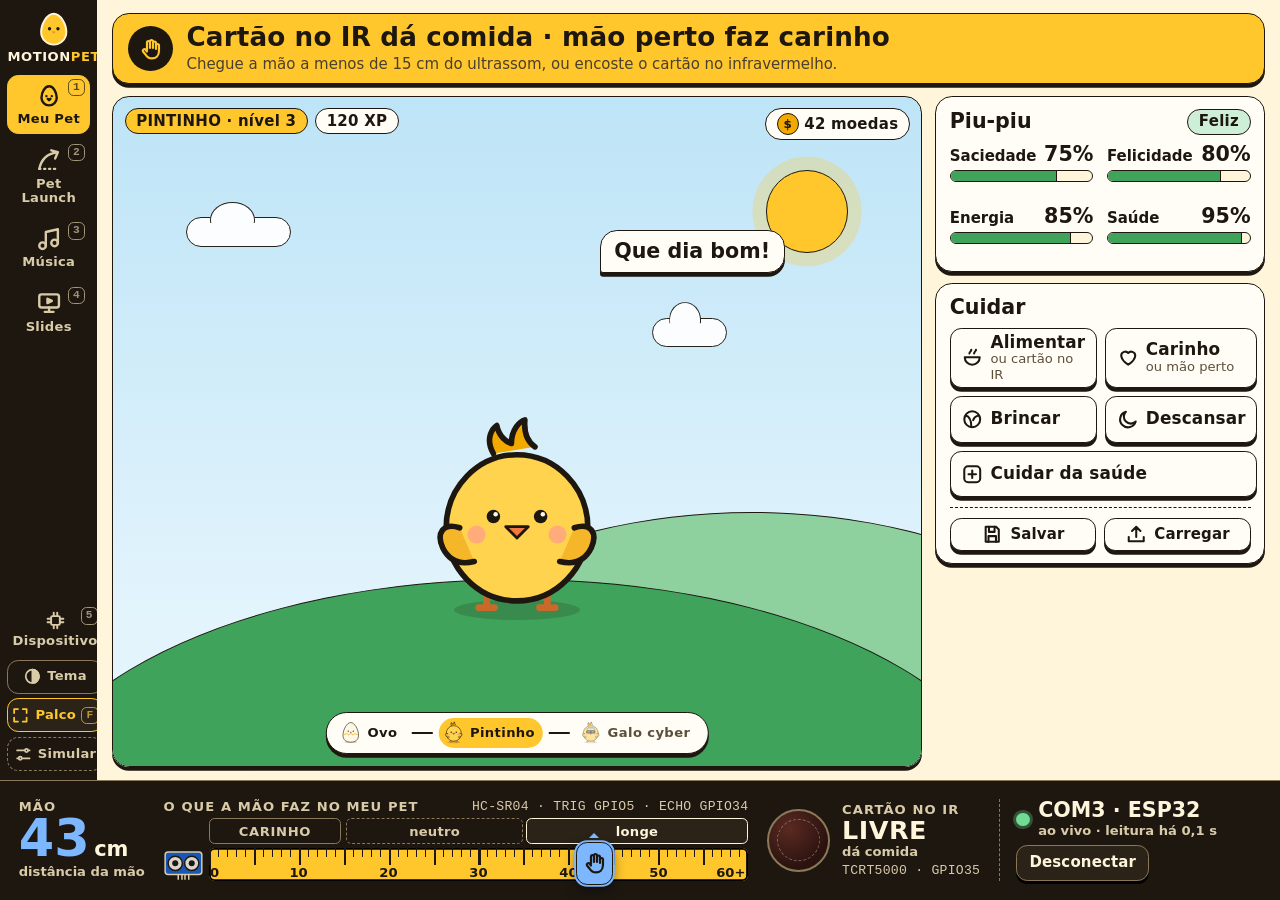
<file: docs/design/redesign_2026-11/prototype.html>
<!doctype html>
<html lang="pt-BR" data-theme="light">
<head>
<meta charset="utf-8">
<meta name="viewport" content="width=device-width,initial-scale=1">
<title>MotionPet · protótipo do redesign 2026-11</title>
<!--
  PROTÓTIPO ESTÁTICO (dados falsos). Não fala com /api nem com a porta serial.
  Referência visual para aplicar em terminal/web/static/{index.html,app.css,app.js}.
  Tudo que é só do protótipo está marcado com "PROTO" (painel de simulação, régua
  que segue o mouse, lâmpada do IR clicável, tecla C). Ver design_spec.md.

  Parâmetros pelo hash (para capturas): #view=pet|launch|music|slides|device
  &phase=MENU|SELECT_PET|PREP|CHARGING|LAUNCHING|FLIGHT|RESULT &conn=off|connecting|live|demo|lag|stale|error
  &palco=1 &theme=dark &sim=0 &auto=0 &d=23 &ir=1 &charge=0.88 &mood=HUNGRY &stage=EGG|CHICK|CYBER_ROOSTER
  &audio=1 &muted=1 &slide=3 &record=1 &fp=0.55 &blocked=1
-->
<style>
/* ============================================================
   1. TOKENS
   ============================================================ */
:root{
  color-scheme:light;
  /* superfícies e tinta */
  --bg:#FFF5DB;            /* casca: fundo da página */
  --surface:#FFFDF5;       /* papel: cartões */
  --ink:#1D1710;           /* texto principal, contornos */
  --ink-2:#5C4F3A;         /* texto secundário */
  --line:#1D1710;          /* contorno de cartão e botão */
  /* marca */
  --yolk:#FFC72C; --yolk-deep:#F2A900; --yolk-soft:#FFE9A6;
  --on-yolk:#1D1710; --on-yolk-2:#4A3F2E;
  /* cenário */
  --sky:#BDE4F7; --sky-2:#E3F4FC; --cloud:#FFFFFF;
  --grass:#3FA35B; --grass-2:#2E7D46; --hill:#8FD19E; --on-grass:#1D1710; --wood:#8A5A2B;
  /* significado: azul = ultrassom/mão, coral = infravermelho/cartão */
  --ultra:#1857B8; --ultra-soft:#D6E6FF;
  --ir:#C2261D;    --ir-soft:#FFDAD4;
  --ok:#1B6B3A;    --ok-soft:#CDEFD8;
  --warn:#8A5300;  --warn-soft:#FFE3B0;
  --focus:#1857B8;
  /* console (trilho lateral + HUD): sempre escuro, nos dois temas */
  --console:#1D1710; --console-2:#2B2318; --console-line:#8A7858;
  --console-ink:#FFF5DB; --console-ink-2:#D9CBA8;
  --ultra-glow:#7DB7FF; --ir-glow:#FF5240; --ir-glow-text:#FF6B5A; --ok-glow:#6FDB95; --warn-glow:#FFB84D;
  /* tipografia: só fontes do sistema */
  --f-display:"Bahnschrift","DIN Alternate","Roboto Condensed","Arial Narrow","Segoe UI",system-ui,sans-serif;
  --f-text:"Segoe UI Variable Text","Segoe UI",system-ui,-apple-system,"Helvetica Neue",Arial,sans-serif;
  --f-mono:"Cascadia Mono","Cascadia Code",Consolas,"Courier New",monospace;
  --t-mega:4.5rem; --t-xxl:3rem; --t-xl:1.75rem; --t-lg:1.375rem; --t-md:1.125rem; --t-base:1rem; --t-sm:.875rem;
  /* espaço, raio, contorno, sombra */
  --s-1:.25rem; --s-2:.5rem; --s-3:.75rem; --s-4:1rem; --s-5:1.5rem; --s-6:2rem;
  --r-sm:.375rem; --r-md:.75rem; --r-lg:1.125rem; --r-pill:999px;
  --bw:.125rem; --press:.25rem;
  --shadow-hard:0 var(--press) 0 var(--line);
  --shadow-float:0 .75rem 2rem rgba(29,23,16,.24);
  /* layout */
  --rail-w:6.5rem; --hud-h:8rem; --panel-w:20rem;
  --tick:150ms;            /* igual ao intervalo do poll: transições lineares deste tamanho */
}
:root[data-theme=dark]{
  color-scheme:dark;
  --bg:#17120C; --surface:#241D14; --ink:#FFF5DB; --ink-2:#D9CBA8; --line:#8A7858;
  --yolk-soft:#4A3A10;
  --sky:#1F3550; --sky-2:#2A4466; --cloud:#3B5778;
  --grass:#2E7D46; --grass-2:#1F5A32; --hill:#3C6B4A; --on-grass:#FFF5DB; --wood:#B98A55;
  --ultra:#7DB7FF; --ultra-soft:#16305A;
  --ir:#FF8B7D;    --ir-soft:#4A1A15;
  --ok:#6FDB95;    --ok-soft:#123D24;
  --warn:#FFB84D;  --warn-soft:#4A3208;
  --focus:#FFC72C;
  --console:#0E0B07; --console-2:#1D1710;
  --shadow-hard:0 var(--press) 0 #000;
  --shadow-float:0 .75rem 2rem rgba(0,0,0,.5);
}

/* ============================================================
   2. BASE
   ============================================================ */
*,*::before,*::after{box-sizing:border-box}
/* 16 px em 1366x768, ~22 px em 1920x1080; nunca abaixo de 14 px */
html{font-size:clamp(14px,min(1.171vw,2.083vh),24px)}
body{margin:0;height:100dvh;overflow:hidden;background:var(--bg);color:var(--ink);font:400 var(--t-base)/1.4 var(--f-text);-webkit-font-smoothing:antialiased}
h1,h2,h3,p,ol,ul{margin:0;padding:0}
ol,ul{list-style:none}
button,select,input{font:inherit;color:inherit}
svg{display:block}
.icon{width:1.5rem;height:1.5rem;fill:none;stroke:currentColor;stroke-width:2.2;stroke-linecap:round;stroke-linejoin:round;flex:none}
.svg-defs{position:absolute;width:0;height:0;overflow:hidden}
.display{font-family:var(--f-display);font-stretch:88%;font-weight:700;font-variant-numeric:tabular-nums}
.label{font:700 var(--t-sm)/1.2 var(--f-display);letter-spacing:.08em;text-transform:uppercase;color:var(--ink-2)}
.silk{font:400 var(--t-sm)/1.2 var(--f-mono);letter-spacing:.02em}
kbd{display:inline-grid;place-items:center;min-width:1.6rem;height:1.5rem;padding:0 .35rem;border:var(--bw) solid currentColor;border-radius:var(--r-sm);font:700 var(--t-sm)/1 var(--f-mono);opacity:.85}
:focus-visible{outline:.1875rem solid var(--focus);outline-offset:.125rem;border-radius:var(--r-sm)}
.rail :focus-visible,.hud :focus-visible{outline-color:var(--yolk)}
[hidden]{display:none!important}

/* ============================================================
   3. ESTRUTURA: trilho | conteúdo / HUD
   ============================================================ */
.app{display:grid;grid-template-columns:var(--rail-w) minmax(0,1fr);grid-template-rows:minmax(0,1fr) auto;height:100dvh}
.rail{grid-area:1/1;display:flex;flex-direction:column;gap:.3rem;padding:.6rem .5rem;background:var(--console);color:var(--console-ink);min-height:0;overflow:hidden}
.main{grid-area:1/2;position:relative;display:grid;grid-template-rows:auto minmax(0,1fr);gap:.75rem;padding:.875rem 1rem;min-width:0;min-height:0}
.hud{grid-area:2/1/3/3}

/* ---- trilho ---- */
.brand{display:grid;justify-items:center;gap:.15rem;padding:.1rem 0 .45rem;color:var(--console-ink);text-decoration:none;font:700 var(--t-sm)/1 var(--f-display);letter-spacing:.04em}
.brand svg{width:2.5rem;height:2.5rem}
.brand b{color:var(--yolk)}
.nav,.rail-btn{position:relative;display:grid;justify-items:center;gap:.2rem;width:100%;padding:.5rem .2rem .45rem;border:var(--bw) solid transparent;border-radius:var(--r-md);background:transparent;color:var(--console-ink-2);font:700 var(--t-sm)/1.1 var(--f-display);letter-spacing:.02em;cursor:pointer}
.nav .icon{width:1.75rem;height:1.75rem}
.nav:hover,.rail-btn:hover{background:var(--console-2);color:var(--console-ink)}
.nav.active{background:var(--yolk);color:var(--on-yolk);border-color:var(--yolk)}
.nav kbd,.rail-btn kbd{position:absolute;top:.25rem;right:.25rem;min-width:1.15rem;height:1.15rem;padding:0;border-width:.09rem;font-size:.75rem;opacity:.7}
.rail-btn kbd{position:static}
.rail-foot{margin-top:auto;display:grid;gap:.3rem}
.rail-btn{grid-auto-flow:column;justify-content:center;align-items:center;gap:.35rem;padding:.45rem .2rem;border-color:var(--console-line)}
.rail-btn .icon{width:1.25rem;height:1.25rem}
.rail-btn--stage{background:var(--console-2);border-color:var(--yolk);color:var(--yolk)}
.rail-btn--proto{border-style:dashed;color:var(--console-ink-2)}

/* ============================================================
   4. FAIXA DE INSTRUÇÃO ("o que fazer agora")
   ============================================================ */
.coach{display:flex;align-items:center;gap:.875rem;min-height:4.6rem;padding:.6rem 1rem;border:var(--bw) solid var(--line);border-radius:var(--r-lg);background:var(--yolk);color:var(--on-yolk);box-shadow:var(--shadow-hard)}
.coach-badge{display:grid;place-items:center;flex:none;width:3rem;height:3rem;border-radius:50%;background:var(--on-yolk);color:var(--yolk);font:700 1.75rem/1 var(--f-display)}
.coach-badge .icon{width:1.6rem;height:1.6rem}
.coach-text{min-width:0;flex:1}
.coach-title{font:700 var(--t-xl)/1.1 var(--f-display);font-stretch:88%;letter-spacing:.005em;text-wrap:balance}
.coach-sub{margin-top:.2rem;font-size:var(--t-base);line-height:1.3;color:var(--on-yolk-2)}
.coach[data-tone=ok]{background:var(--ok-glow)} .coach[data-tone=ok] .coach-sub{color:var(--on-yolk)}
.coach[data-tone=warn]{background:var(--warn-soft);color:var(--ink)} .coach[data-tone=warn] .coach-sub{color:var(--ink-2)}
.coach[data-tone=warn] .coach-badge{background:var(--warn);color:var(--warn-soft)}
.coach[data-tone=danger]{background:var(--ir-soft);color:var(--ink)} .coach[data-tone=danger] .coach-sub{color:var(--ink-2)}
.coach[data-tone=danger] .coach-badge{background:var(--ir);color:var(--ir-soft)}

/* etapas numeradas do Pet Launch */
.stepper{display:none;flex:none;align-items:center;gap:.3rem}
body[data-view=launch] .stepper{display:flex}
.step{display:flex;align-items:center;gap:.35rem;padding:.25rem .6rem .25rem .25rem;border:var(--bw) solid var(--on-yolk);border-radius:var(--r-pill);font:700 var(--t-sm)/1 var(--f-display);letter-spacing:.03em;color:var(--on-yolk);background:transparent}
.step i{display:grid;place-items:center;width:1.5rem;height:1.5rem;border-radius:50%;border:var(--bw) solid var(--on-yolk);font-style:normal}
.step[data-state=done]{background:rgba(29,23,16,.12)} .step[data-state=done] i{background:var(--on-yolk);color:var(--yolk)}
.step[data-state=now]{background:var(--on-yolk);color:var(--yolk)} .step[data-state=now] i{background:var(--yolk);color:var(--on-yolk);border-color:var(--yolk)}
.step[data-state=todo]{border-style:dashed}
.coach[data-tone=warn] .stepper,.coach[data-tone=danger] .stepper{display:none}

/* ============================================================
   5. PEÇAS COMUNS: telas, cartões, botões, chips, medidores
   ============================================================ */
.view{display:none;min-height:0;min-width:0;gap:.875rem;grid-template-columns:minmax(0,1fr) var(--panel-w)}
.view.active{display:grid}
.scene{position:relative;min-height:0;min-width:0;overflow:hidden;border:var(--bw) solid var(--line);border-radius:var(--r-lg);background:linear-gradient(180deg,var(--sky) 0%,var(--sky-2) 78%);box-shadow:var(--shadow-hard)}
.panel{display:flex;flex-direction:column;gap:.75rem;min-height:0;overflow:auto;padding-bottom:var(--press);scrollbar-width:thin}
.card{border:var(--bw) solid var(--line);border-radius:var(--r-lg);background:var(--surface);padding:.8rem .9rem;box-shadow:var(--shadow-hard)}
.card-head{display:flex;align-items:center;justify-content:space-between;gap:.5rem;margin-bottom:.6rem}
.card-title{font:700 var(--t-lg)/1.1 var(--f-display);font-stretch:88%}
.muted{color:var(--ink-2)}

.btn{display:inline-flex;align-items:center;justify-content:center;gap:.45rem;min-height:2.75rem;padding:.45rem .9rem;border:var(--bw) solid var(--line);border-radius:var(--r-md);background:var(--surface);color:var(--ink);font:700 var(--t-md)/1.05 var(--f-display);letter-spacing:.01em;box-shadow:var(--shadow-hard);cursor:pointer;transition:transform .06s,box-shadow .06s,background .12s;text-align:left}
.btn:hover{background:var(--yolk-soft)}
.btn:active{transform:translateY(var(--press));box-shadow:0 0 0 var(--line)}
.btn--primary{background:var(--yolk);color:var(--on-yolk)} .btn--primary:hover{background:var(--yolk-deep)}
.btn--block{display:flex;width:100%}
.btn--sm{min-height:2.25rem;padding:.3rem .7rem;font-size:var(--t-base)}
.btn:disabled{background:transparent;color:var(--ink-2);border-style:dashed;box-shadow:none;transform:none;cursor:not-allowed}
.btn small{display:block;font:400 var(--t-sm)/1.15 var(--f-text);letter-spacing:0;color:var(--ink-2)}
.btn--primary small{color:var(--on-yolk-2)}
.btn .grow{flex:1}

.chip{display:inline-flex;align-items:center;gap:.35rem;padding:.25rem .7rem;border:var(--bw) solid var(--line);border-radius:var(--r-pill);background:var(--surface);color:var(--ink);font:700 var(--t-base)/1.1 var(--f-display);letter-spacing:.02em;white-space:nowrap}
.chip .icon{width:1.15rem;height:1.15rem}
.chip--yolk{background:var(--yolk);color:var(--on-yolk)}
.chip--ok{background:var(--ok-soft);color:var(--ink)} .chip--warn{background:var(--warn-soft);color:var(--ink)}
.chip--hand{background:var(--ultra-soft);color:var(--ink)} .chip--hand .icon{color:var(--ultra)}
.chip--card{background:var(--ir-soft);color:var(--ink)} .chip--card .icon{color:var(--ir)}
.scene-chips{position:absolute;top:.75rem;left:.75rem;right:.75rem;display:flex;gap:.5rem;justify-content:space-between;align-items:flex-start;pointer-events:none;z-index:3}
.scene-chips>div{display:flex;gap:.5rem;flex-wrap:wrap}

.meters{display:grid;grid-template-columns:1fr 1fr;gap:.6rem .9rem}
.meter-head{display:flex;justify-content:space-between;align-items:baseline;font-weight:600}
.meter-head strong{font:700 var(--t-lg)/1 var(--f-display);font-variant-numeric:tabular-nums}
.track{height:.8rem;margin-top:.25rem;border:var(--bw) solid var(--line);border-radius:var(--r-pill);background:var(--bg);overflow:hidden}
.track i{display:block;height:100%;width:0;background:var(--grass);border-right:var(--bw) solid var(--line);transition:width .4s}
.meter[data-level=mid] .track i{background:var(--yolk)}
.meter[data-level=low] .track i{background:var(--ir)}
.meter[data-level=low] strong{color:var(--ir)}
.meter-note{display:block;min-height:1.1em;font-size:var(--t-sm);color:var(--ir);font-weight:600}

/* aviso flutuante (último evento) */
.toast{position:absolute;left:1.75rem;bottom:1.75rem;z-index:6;max-width:min(30rem,60%);padding:.5rem .9rem;border:var(--bw) solid var(--line);border-radius:var(--r-md);background:var(--surface);color:var(--ink);font-weight:600;box-shadow:var(--shadow-float);opacity:0;transform:translateY(.5rem);transition:opacity .25s,transform .25s;pointer-events:none}
.toast.show{opacity:1;transform:none}
.toast[data-kind=error]{background:var(--ir-soft)}

/* ============================================================
   6. MEU PET
   ============================================================ */
#view-pet{--panel-w:22rem}
.sun{position:absolute;top:11%;right:9%;width:5.5rem;height:5.5rem;border-radius:50%;background:var(--yolk);border:var(--bw) solid var(--line);box-shadow:0 0 0 .9rem rgba(255,199,44,.28)}
:root[data-theme=dark] .sun{background:#F3E9C9;box-shadow:0 0 0 .9rem rgba(243,233,201,.14)}
.cloud{position:absolute;height:2rem;border-radius:var(--r-pill);background:var(--cloud);border:var(--bw) solid var(--line);opacity:.95}
.cloud::before{content:"";position:absolute;left:22%;top:-58%;width:44%;height:130%;border-radius:50%;background:inherit;border:inherit;border-bottom:0;clip-path:inset(0 0 42% 0)}
.cloud.c1{top:18%;left:9%;width:7rem;animation:drift 38s linear infinite alternate}
.cloud.c2{top:33%;right:24%;width:5rem;animation:drift 52s linear infinite alternate-reverse}
.hill{position:absolute;left:-12%;right:-12%;bottom:-46%;height:74%;border-radius:50%;background:var(--grass);border:var(--bw) solid var(--line)}
.hill.back{left:28%;right:-30%;bottom:-36%;background:var(--hill)}
.pet-sprite{position:absolute;left:50%;bottom:19%;width:min(15rem,36%);transform:translateX(-50%);z-index:2}
.pet-sprite svg{width:100%;height:auto;animation:bob 3.2s ease-in-out infinite;transform-origin:50% 90%}
.pet-sprite[data-motion=EATING] svg,.pet-sprite[data-motion=PLAYING] svg{animation:hop .5s ease-in-out infinite}
.pet-sprite[data-motion=PETTING] svg{animation:wiggle .45s ease-in-out infinite}
.pet-sprite[data-motion=SLEEPING] svg{animation:breathe 4s ease-in-out infinite;filter:saturate(.7)}
.bubble{position:absolute;left:calc(50% + 5.5rem);top:20%;z-index:3;max-width:15rem;padding:.55rem .9rem;border:var(--bw) solid var(--line);border-radius:var(--r-lg) var(--r-lg) var(--r-lg) .2rem;background:var(--surface);font:700 var(--t-lg)/1.15 var(--f-display);font-stretch:88%;box-shadow:var(--shadow-hard)}
.fx{position:absolute;left:50%;bottom:52%;z-index:4;pointer-events:none}
.fx span{position:absolute;left:0;bottom:0;padding:.2rem .6rem;border:var(--bw) solid var(--line);border-radius:var(--r-pill);background:var(--yolk);color:var(--on-yolk);font:700 var(--t-md)/1 var(--f-display);white-space:nowrap;animation:floatup 1.5s ease-out forwards}
.evo{position:absolute;left:50%;bottom:.8rem;z-index:3;transform:translateX(-50%);display:flex;align-items:center;gap:.4rem;padding:.35rem .6rem;border:var(--bw) solid var(--line);border-radius:var(--r-pill);background:var(--surface);box-shadow:var(--shadow-hard)}
.evo-node{display:flex;align-items:center;gap:.3rem;padding:.15rem .55rem .15rem .2rem;border-radius:var(--r-pill);font:700 var(--t-sm)/1 var(--f-display);letter-spacing:.03em;color:var(--ink-2)}
.evo-node svg{width:1.6rem;height:1.7rem;opacity:.55}
.evo-node[data-state=done]{color:var(--ink)} .evo-node[data-state=done] svg{opacity:1}
.evo-node[data-state=now]{background:var(--yolk);color:var(--on-yolk)} .evo-node[data-state=now] svg{opacity:1}
.evo-sep{width:1.4rem;height:var(--bw);background:var(--line)}
.actions{display:grid;grid-template-columns:1fr 1fr;gap:.55rem}
.actions .btn{justify-content:flex-start;min-height:3.1rem;padding:.35rem .7rem}
.save-row{display:grid;grid-template-columns:1fr 1fr;gap:.55rem;margin-top:.65rem;padding-top:.65rem;border-top:var(--bw) dashed var(--line)}

/* ============================================================
   7. PET LAUNCH
   ============================================================ */
.scene--launch{--ground:17%}
.ground{position:absolute;left:0;right:0;bottom:0;height:var(--ground);background:linear-gradient(180deg,var(--grass) 0 2.4rem,var(--grass-2) 2.4rem);border-top:var(--bw) solid var(--line);z-index:1}
.ground-ruler{position:absolute;inset:0}
.ground-ruler span{position:absolute;top:0;transform:translateX(-50%);padding-top:.75rem;font:700 var(--t-base)/1 var(--f-display);color:var(--on-grass);white-space:nowrap}
.ground-ruler span::before{content:"";position:absolute;left:50%;top:0;width:var(--bw);height:.6rem;background:var(--on-grass)}
.trail{position:absolute;inset:0;width:100%;height:100%;z-index:2;pointer-events:none}
.trail polyline{fill:none;stroke:var(--ink);stroke-width:4;stroke-dasharray:2 10;stroke-linecap:round;vector-effect:non-scaling-stroke}
.flag{position:absolute;bottom:var(--ground);z-index:2;width:var(--bw);height:4.2rem;background:var(--line);transition:left .4s}
.flag span{position:absolute;left:0;top:0;padding:.15rem .5rem;border:var(--bw) solid var(--line);border-left:0;border-radius:0 var(--r-sm) var(--r-sm) 0;background:var(--yolk);color:var(--on-yolk);font:700 var(--t-sm)/1.15 var(--f-display);letter-spacing:.04em;white-space:nowrap}
.flag b{display:block;font-size:var(--t-md);letter-spacing:0}
.protractor{position:absolute;left:calc(10% - 1.5625rem);bottom:calc(var(--ground) - 1.5625rem);width:15.625rem;height:14.6875rem;z-index:2;overflow:visible;transition:opacity .2s}
.protractor .band{fill:none;stroke:var(--yolk);stroke-width:20}
.protractor .rim{fill:none;stroke:var(--line);stroke-width:2}
.protractor .tick{stroke:var(--line);stroke-width:2}
.protractor text{font:700 15px var(--f-display);fill:var(--ink)}
.protractor .needle{stroke:var(--line);stroke-width:5;stroke-linecap:round;transition:transform var(--tick) linear;transform-origin:25px 210px;transform-box:view-box}
.protractor .post{stroke:var(--wood);stroke-width:8;stroke-linecap:round}
.flyer{position:absolute;left:10%;bottom:var(--ground);width:5.6rem;z-index:3;transform:translate(-50%,13%);transition:left var(--tick) linear,bottom var(--tick) linear}
.flyer svg{width:100%;height:auto}
.scene--launch[data-phase=FLIGHT] .flyer svg{animation:tumble 1.1s linear infinite}
.scene--launch[data-phase=CHARGING] .flyer svg{animation:shake .18s linear infinite}
.scene--launch[data-phase=FLIGHT] .protractor,.scene--launch[data-phase=RESULT] .protractor,.scene--launch[data-phase=LAUNCHING] .protractor{opacity:0}
.overlay{position:absolute;z-index:4;display:none}
.scene--launch[data-phase=MENU] .overlay--menu,
.scene--launch[data-phase=SELECT_PET] .overlay--pilot,
.scene--launch[data-phase=PREP] .overlay--aim,
.scene--launch[data-phase=CHARGING] .overlay--aim,
.scene--launch[data-phase=CHARGING] .overlay--charge,
.scene--launch[data-phase=PREP] .overlay--help,
.scene--launch[data-phase=LAUNCHING] .overlay--flight,
.scene--launch[data-phase=FLIGHT] .overlay--flight,
.scene--launch[data-phase=RESULT] .overlay--result{display:block}
.overlay--menu,.overlay--pilot{right:4%;top:17%;width:min(27rem,54%)}
.overlay .card{box-shadow:var(--shadow-hard)}
.menu-title{font:700 var(--t-xxl)/.95 var(--f-display);font-stretch:82%;letter-spacing:.01em}
.menu-steps{display:grid;gap:.4rem;margin:.7rem 0}
.menu-steps li{display:flex;align-items:center;gap:.55rem;font-weight:600;font-size:var(--t-md)}
.menu-steps i{display:grid;place-items:center;flex:none;width:1.75rem;height:1.75rem;border-radius:50%;background:var(--ink);color:var(--surface);font:700 var(--t-base)/1 var(--f-display);font-style:normal}
.cta{display:flex;align-items:center;gap:.5rem;margin-top:.6rem;padding:.5rem .7rem;border:var(--bw) dashed var(--line);border-radius:var(--r-md);background:var(--ir-soft);font:700 var(--t-md)/1.15 var(--f-display)}
.cta .icon{color:var(--ir)}
.pilot{display:grid;grid-template-columns:6rem 1fr;gap:.8rem;align-items:center}
.pilot svg{width:100%;height:auto}
.overlay--aim{left:calc(10% + 15rem);bottom:calc(var(--ground) + 2.6rem)}
.big-read{font:700 5.5rem/.9 var(--f-display);font-stretch:82%;font-variant-numeric:tabular-nums;color:var(--ink)}
.scene--launch[data-phase=CHARGING] .overlay--aim .big-read{font-size:3rem}
.scene--launch[data-phase=CHARGING] .overlay--aim{bottom:calc(var(--ground) + 1rem)}
.overlay--help{right:3.5%;top:19%;width:17rem}
.help-row{display:flex;align-items:center;gap:.55rem;padding:.3rem 0;font-weight:600}
.help-row b{font:700 var(--t-lg)/1 var(--f-display);min-width:3rem;text-align:right;margin-left:auto}
.overlay--charge{left:44%;right:4%;top:19%}
.power-head{display:flex;align-items:baseline;gap:.8rem;margin-bottom:.5rem}
.power{position:relative;height:3.6rem;border:var(--bw) solid var(--line);border-radius:var(--r-md);background:var(--surface);box-shadow:var(--shadow-hard)}
.power i{position:absolute;left:0;top:0;bottom:0;width:0;border-radius:calc(var(--r-md) - var(--bw)) 0 0 calc(var(--r-md) - var(--bw));background:repeating-linear-gradient(115deg,var(--yolk) 0 .9rem,var(--yolk-deep) .9rem 1.8rem);border-right:var(--bw) solid var(--line);transition:width var(--tick) linear}
.power .sweet{position:absolute;left:80%;width:15%;top:calc(-1 * var(--bw));bottom:calc(-1 * var(--bw));border:var(--bw) solid var(--line);background:rgba(63,163,91,.45);z-index:1}
.power .sweet b{position:absolute;left:50%;bottom:calc(100% + .3rem);transform:translateX(-50%);padding:.15rem .5rem;border:var(--bw) solid var(--line);border-radius:var(--r-sm);background:var(--ok-glow);color:var(--on-yolk);font:700 var(--t-sm)/1 var(--f-display);letter-spacing:.05em;white-space:nowrap}
.power.is-sweet{box-shadow:var(--shadow-hard),0 0 0 .4rem rgba(111,219,149,.7)}
.power.is-sweet i{background:var(--ok-glow)}
.power-scale{display:flex;justify-content:space-between;margin-top:.3rem;font:700 var(--t-sm)/1 var(--f-display);color:var(--ink-2)}
.overlay--flight{right:3%;top:3.7rem;text-align:right}
.overlay--flight .big-read{font-size:4.5rem}
.overlay--result{left:50%;top:9%;transform:translateX(-50%);width:min(34rem,82%)}
.result{position:relative;text-align:center;padding:1rem 1.2rem 1.1rem;box-shadow:var(--shadow-float),var(--shadow-hard)}
.result-dist{font:700 var(--t-mega)/.9 var(--f-display);font-stretch:82%;font-variant-numeric:tabular-nums}
.result-best{margin-top:.2rem;font-weight:600;color:var(--ink-2)}
.sticker{position:absolute;top:-1rem;right:-1.4rem;transform:rotate(7deg);padding:.4rem .9rem;border:var(--bw) solid var(--line);border-radius:var(--r-md);background:var(--yolk);color:var(--on-yolk);font:700 var(--t-lg)/1 var(--f-display);letter-spacing:.03em;box-shadow:var(--shadow-hard);animation:pop .5s cubic-bezier(.3,1.6,.5,1)}
.tiles{display:grid;grid-template-columns:repeat(4,1fr);gap:.5rem;margin:.8rem 0 .2rem}
.tile{padding:.4rem .3rem;border:var(--bw) solid var(--line);border-radius:var(--r-md);background:var(--bg)}
.tile b{display:block;font:700 var(--t-xl)/1 var(--f-display);font-variant-numeric:tabular-nums}
.tile span{font-size:var(--t-sm);font-weight:600;color:var(--ink-2)}
.tile--coins{background:var(--yolk-soft)}

/* loja */
.balance{display:inline-flex;align-items:center;gap:.35rem;padding:.2rem .7rem .2rem .3rem;border:var(--bw) solid var(--line);border-radius:var(--r-pill);background:var(--yolk);color:var(--on-yolk);font:700 var(--t-lg)/1 var(--f-display);font-variant-numeric:tabular-nums}
.coin{display:grid;place-items:center;width:1.5rem;height:1.5rem;border-radius:50%;background:var(--yolk-deep);border:var(--bw) solid var(--on-yolk);font:700 .8rem/1 var(--f-display);color:var(--on-yolk)}
.upgrade{display:grid;grid-template-columns:minmax(0,1fr) auto;gap:.5rem;align-items:center;padding:.4rem 0;border-top:var(--bw) dashed var(--line)}
.upgrade strong{display:block;font:700 var(--t-md)/1.15 var(--f-display)}
.upgrade small{display:block;font-size:var(--t-sm);color:var(--ink-2);line-height:1.25}
.upgrade .btn{min-width:6.2rem;justify-content:center;text-align:center}
.owned{display:inline-flex;align-items:center;gap:.25rem;padding:.3rem .6rem;border:var(--bw) solid var(--line);border-radius:var(--r-pill);background:var(--ok-soft);color:var(--ink);font:700 var(--t-sm)/1 var(--f-display)}
.owned .icon{width:1rem;height:1rem;color:var(--ok)}
.shop-note{display:flex;align-items:center;gap:.4rem;margin-top:.5rem;font-size:var(--t-sm);font-weight:600;color:var(--ink-2)}
.shop-note .icon{width:1.1rem;height:1.1rem}
.keys{display:grid;grid-template-columns:1fr 1fr;gap:.5rem}
.keys .btn{justify-content:space-between;min-height:2.4rem;padding:.3rem .6rem;font-size:var(--t-base)}
.keys .wide{grid-column:1/-1}

/* ============================================================
   8. MÚSICA NO AR
   ============================================================ */
.scene--music{display:grid;grid-template-rows:minmax(0,1fr) 44%;background:linear-gradient(180deg,var(--sky-2),var(--surface))}
.now{position:relative;display:flex;align-items:center;justify-content:center;gap:2.5rem;padding:2.4rem 1.5rem 0;min-height:0}
.now-note{text-align:left}
.note-big{font:700 7rem/.85 var(--f-display);font-stretch:82%;letter-spacing:.01em}
.now-pet{width:9.5rem;position:relative}
.now-pet svg{width:100%;height:auto}
.now-pet.singing svg{animation:hop .6s ease-in-out infinite}
.now-pet .n{position:absolute;top:0;right:-.6rem;font:700 2rem/1 var(--f-display);color:var(--ultra);opacity:0}
.now-pet.singing .n{animation:noteup 1.4s ease-out infinite}
.now-pet.singing .n2{right:auto;left:-.4rem;animation-delay:.7s;color:var(--ir)}
.scene--music.is-muted .note-big{color:var(--ink-2);text-decoration:line-through;text-decoration-thickness:.35rem}
.xylo{display:grid;grid-template-columns:repeat(8,1fr);gap:.6rem;align-items:end;padding:0 1.4rem 1.2rem;min-height:0}
.bar{position:relative;display:grid;align-content:end;justify-items:center;gap:.1rem;height:var(--h);padding-bottom:.5rem;border:var(--bw) solid var(--line);border-radius:var(--r-md);background:var(--ultra-soft);color:var(--ink);box-shadow:var(--shadow-hard);transition:transform .12s,background .12s}
.bar::before,.bar::after{content:"";position:absolute;left:50%;width:.55rem;height:.55rem;margin-left:-.275rem;border-radius:50%;background:var(--ink-2);opacity:.6}
.bar::before{top:.55rem}.bar::after{display:none}
.bar b{font:700 var(--t-xl)/1 var(--f-display);font-stretch:88%}
.bar span{font:700 var(--t-sm)/1 var(--f-mono);color:var(--ink-2)}
.bar.on{background:var(--yolk);color:var(--on-yolk);transform:translateY(-.6rem)} .bar.on span{color:var(--on-yolk-2)}
.scene--music.is-muted .bar.on{background:var(--surface);color:var(--ink);border-style:dashed}
.sound-cta{position:absolute;left:50%;top:.8rem;transform:translateX(-50%);z-index:5;white-space:nowrap}
.range-row{display:flex;align-items:center;gap:.6rem;margin-top:.3rem}
input[type=range]{-webkit-appearance:none;appearance:none;flex:1;min-width:0;height:2rem;background:transparent;--fill:35%;cursor:pointer}
input[type=range]::-webkit-slider-runnable-track{height:.9rem;border:var(--bw) solid var(--line);border-radius:var(--r-pill);background:linear-gradient(90deg,var(--yolk) 0 var(--fill),var(--bg) var(--fill) 100%)}
input[type=range]::-webkit-slider-thumb{-webkit-appearance:none;width:1.8rem;height:1.8rem;margin-top:-.58rem;border-radius:50%;background:var(--surface);border:var(--bw) solid var(--line);box-shadow:0 .15rem 0 var(--line)}
input[type=range]::-moz-range-track{height:.65rem;border:var(--bw) solid var(--line);border-radius:var(--r-pill);background:var(--bg)}
input[type=range]::-moz-range-progress{height:.65rem;border-radius:var(--r-pill);background:var(--yolk)}
input[type=range]::-moz-range-thumb{width:1.5rem;height:1.5rem;border-radius:50%;background:var(--surface);border:var(--bw) solid var(--line)}
input[type=range]:disabled{opacity:.5;cursor:not-allowed}
.kv{display:flex;justify-content:space-between;align-items:center;gap:.6rem;padding:.4rem 0;border-top:var(--bw) dashed var(--line);font-weight:600}
.kv:first-of-type{border-top:0}
.kv b{font:700 var(--t-md)/1.1 var(--f-display);font-variant-numeric:tabular-nums;text-align:right}

/* ============================================================
   9. SLIDES NO AR
   ============================================================ */
#view-slides{--panel-w:18rem}
.slide-stage{display:grid;place-items:center;min-height:0;min-width:0;container-type:size}
.slide{position:relative;width:min(100cqw,calc(100cqh * 16 / 9));aspect-ratio:16/9;container-type:inline-size;border:var(--bw) solid var(--line);border-radius:var(--r-lg);background:var(--surface);box-shadow:var(--shadow-hard);overflow:hidden}
.slide-inner{position:absolute;inset:0;display:flex;flex-direction:column;justify-content:center;padding:5cqw 7cqw 7cqw}
.slide-eyebrow{align-self:flex-start;padding:.6cqw 1.6cqw;border:.25cqw solid var(--line);border-radius:var(--r-pill);background:var(--yolk);color:var(--on-yolk);font:700 2.1cqw/1 var(--f-display);letter-spacing:.06em;text-transform:uppercase}
.slide-title{margin-top:2.6cqw;max-width:72%;font:700 6.4cqw/1 var(--f-display);font-stretch:84%;text-wrap:balance}
.slide-body{margin-top:2.4cqw;max-width:66%;font-size:2.5cqw;line-height:1.35;color:var(--ink-2)}
.slide-pet{position:absolute;right:5cqw;bottom:7cqw;width:20cqw}
.slide-pet svg{width:100%;height:auto}
.slide-foot{position:absolute;left:7cqw;right:7cqw;bottom:2.6cqw;display:flex;align-items:center;gap:2cqw;font:700 1.9cqw/1 var(--f-display);letter-spacing:.06em;color:var(--ink-2)}
.slide-dots{flex:1;display:grid;grid-auto-flow:column;grid-auto-columns:1fr;gap:.8cqw}
.slide-dots i{height:.9cqw;border-radius:var(--r-pill);background:var(--bg);border:.2cqw solid var(--line)}
.slide-dots i.on{background:var(--yolk)}
.slide-nav{display:grid;grid-template-columns:1fr 1fr;gap:.55rem}
.slide-count{font:700 var(--t-xxl)/1 var(--f-display);font-stretch:84%;font-variant-numeric:tabular-nums}
.legend{display:grid;gap:.45rem}
.legend li{display:flex;align-items:center;gap:.5rem;font-weight:600}
.legend li b{margin-left:auto;font:700 var(--t-md)/1 var(--f-display);white-space:nowrap}

/* ============================================================
   10. DISPOSITIVO
   ============================================================ */
#view-device{grid-template-columns:repeat(3,minmax(0,1fr));grid-template-rows:repeat(2,minmax(0,1fr));padding-bottom:var(--press)}
#view-device .card{min-height:0;overflow:auto}
.spark{width:100%;height:4.2rem;margin-top:.4rem;border:var(--bw) solid var(--line);border-radius:var(--r-md);background:var(--bg)}
.spark polyline{fill:none;stroke:var(--ultra);stroke-width:2.5;vector-effect:non-scaling-stroke;stroke-linejoin:round}
.lcd{padding:.7rem .8rem;border:var(--bw) solid var(--line);border-radius:var(--r-md);background:#1B2A12;color:#B9F27C;font:400 var(--t-md)/1.35 var(--f-mono);white-space:pre;overflow:hidden}
.events-list{display:grid;gap:.3rem}
.events-list div{display:grid;grid-template-columns:auto 1fr;gap:.6rem;padding:.3rem 0;border-top:var(--bw) dashed var(--line);font-size:var(--t-base)}
.events-list div:first-child{border-top:0}
.events-list time{font:400 var(--t-sm)/1.5 var(--f-mono);color:var(--ink-2)}
.shortcuts{display:grid;grid-template-columns:auto 1fr;gap:.35rem .7rem;align-items:center}
.conf{height:.7rem;border:var(--bw) solid var(--line);border-radius:var(--r-pill);background:var(--bg);overflow:hidden}
.conf i{display:block;height:100%;background:var(--ultra)}

/* ============================================================
   11. HUD DOS SENSORES (sempre visível)
   ============================================================ */
.hud{position:relative;display:grid;grid-template-columns:auto minmax(0,1fr) auto auto;align-items:center;gap:1.25rem;height:var(--hud-h);padding:.65rem 1.25rem .7rem;background:var(--console);color:var(--console-ink);border-top:var(--bw) solid var(--console-line)}
.hud .label{color:var(--console-ink-2)}
.hud .silk{color:var(--console-ink-2)}
/* fita de demonstração: listras de aviso no topo do HUD */
body[data-origin=demo][data-conn=live] .hud::before,body[data-origin=demo][data-conn=lag] .hud::before{content:"";position:absolute;left:0;right:0;top:calc(-1 * var(--bw));height:.4rem;background:repeating-linear-gradient(135deg,var(--yolk) 0 .7rem,var(--console) .7rem 1.4rem)}
.hud-read{min-width:7.2rem}
.hud-value{display:flex;align-items:baseline;gap:.3rem;font:700 3.4rem/.95 var(--f-display);font-stretch:84%;font-variant-numeric:tabular-nums;color:var(--ultra-glow)}
.hud-value small{font-size:1.4rem;color:var(--console-ink)}
.hud-sub{font-size:var(--t-sm);font-weight:600;color:var(--console-ink-2);white-space:nowrap}
.hud-tape{min-width:0}
.hud-cap{display:flex;justify-content:space-between;gap:1rem;margin-bottom:.25rem;white-space:nowrap;overflow:hidden}
.tape-row{display:grid;grid-template-columns:auto minmax(0,1fr);gap:.4rem;align-items:end}
.sensor-glyph{width:2.6rem;height:2.25rem}
.tape-area{position:relative;cursor:ew-resize;touch-action:none}
.zones{position:relative;height:1.7rem;margin-bottom:.3rem}
.zone{position:absolute;top:0;bottom:0;display:flex;align-items:center;justify-content:center;gap:.5rem;padding:0 .4rem;border:.09rem solid var(--console-line);border-radius:var(--r-sm);color:var(--console-ink-2);font:700 var(--t-sm)/1 var(--f-display);letter-spacing:.05em;white-space:nowrap;overflow:hidden;transition:background .12s,color .12s}
.zone+.zone{margin-left:.15rem}
.zone.quiet{border-style:dashed;font-weight:600;letter-spacing:.02em}
.zone.on{background:var(--yolk);border-color:var(--yolk);color:var(--on-yolk)}
.zone.quiet.on{background:var(--console-2);border-color:var(--console-ink);border-style:solid;color:var(--console-ink)}
.zone.scale{justify-content:space-between}
.tape{position:relative;height:2.2rem;border-radius:var(--r-sm);background:var(--yolk);box-shadow:inset 0 0 0 var(--bw) #000}
.tape::before{content:"";position:absolute;inset:0;border-radius:inherit;background:
  repeating-linear-gradient(90deg,var(--on-yolk) 0 1px,transparent 1px calc(100% / 60)) 0 0/100% 28% no-repeat,
  repeating-linear-gradient(90deg,var(--on-yolk) 0 2px,transparent 2px calc(100% / 12)) 0 0/100% 52% no-repeat}
.tape span{position:absolute;bottom:.12rem;transform:translateX(-50%);font:700 var(--t-sm)/1 var(--f-display);color:var(--on-yolk)}
.tape span:last-of-type{transform:translateX(-110%)}
.hand{position:absolute;top:1.55rem;left:0;z-index:2;width:2.5rem;height:2.9rem;margin-left:-1.25rem;display:grid;place-items:center;border:var(--bw) solid var(--console);border-radius:var(--r-md);background:var(--ultra-glow);color:var(--console);box-shadow:0 0 0 .12rem var(--ultra-glow),0 .25rem .8rem rgba(0,0,0,.5);transition:left var(--tick) linear;pointer-events:none}
.hand::before{content:"";position:absolute;left:50%;top:-.62rem;margin-left:-.4rem;border:.4rem solid transparent;border-bottom-color:var(--ultra-glow);border-top:0;height:0}
.hand .icon{width:1.6rem;height:1.6rem}
.hand.far::after{content:"›";position:absolute;right:-.95rem;top:50%;transform:translateY(-55%);font:700 1.6rem/1 var(--f-display);color:var(--ultra-glow)}
.tape-msg{position:absolute;inset:0;top:auto;height:2.2rem;display:none;place-items:center;border-radius:var(--r-sm);background:repeating-linear-gradient(135deg,#3A3024 0 .6rem,#2B2318 .6rem 1.2rem);box-shadow:inset 0 0 0 var(--bw) var(--console-line);color:var(--console-ink);font:700 var(--t-base)/1 var(--f-display);letter-spacing:.03em;z-index:3}
/* lâmpada do infravermelho */
.hud-ir{display:flex;align-items:center;gap:.8rem;min-width:13.5rem}
.lamp{flex:none;position:relative;width:4.2rem;height:4.2rem;border-radius:50%;border:.19rem solid var(--console-line);background:radial-gradient(circle at 35% 30%,#5A2A22,#2A120F 70%);cursor:pointer;padding:0;transition:box-shadow .12s,background .12s}
.lamp::after{content:"";position:absolute;inset:.55rem;border-radius:50%;border:.12rem dashed rgba(255,245,219,.35)}
.lamp.on{border-color:#FFD3CC;background:radial-gradient(circle at 35% 30%,#FFC2B8,var(--ir-glow) 55%,#D8271B);box-shadow:0 0 0 .45rem rgba(255,82,64,.3),0 0 2.2rem .4rem rgba(255,82,64,.75)}
.lamp.on::after{border-color:transparent}
.ir-state{font:700 1.7rem/1 var(--f-display);font-stretch:86%;letter-spacing:.02em;color:var(--console-ink)}
.lamp.on+div .ir-state{color:var(--ir-glow-text)}
/* conexão */
.hud-conn{display:grid;gap:.35rem;width:17.5rem;padding-left:1.1rem;border-left:var(--bw) dashed var(--console-line)}
.conn-top{display:flex;align-items:center;gap:.55rem;min-width:0}
.dot{flex:none;width:.9rem;height:.9rem;border-radius:50%;background:var(--console-line);box-shadow:0 0 0 .2rem rgba(138,120,88,.3)}
.conn-label{font:700 var(--t-lg)/1.1 var(--f-display);font-stretch:88%;white-space:nowrap;overflow:hidden;text-overflow:ellipsis}
.conn-detail{font-size:var(--t-sm);font-weight:600;color:var(--console-ink-2);white-space:nowrap;overflow:hidden;text-overflow:ellipsis}
.conn-row{display:flex;gap:.4rem;align-items:center}
.hud select{flex:1;min-width:0;height:2.4rem;padding:0 .5rem;border:var(--bw) solid var(--console-line);border-radius:var(--r-md);background:var(--console-2);color:var(--console-ink);font-weight:600}
.hud .btn{min-height:2.4rem;padding:.3rem .8rem;font-size:var(--t-base);box-shadow:0 .2rem 0 #000;border-color:var(--console-line);background:var(--console-2);color:var(--console-ink)}
.hud .btn:hover{background:#3A3024}
.hud .btn--primary{background:var(--yolk);border-color:var(--yolk);color:var(--on-yolk)} .hud .btn--primary:hover{background:var(--yolk-deep)}
.hud .btn--icon{padding:.3rem .55rem}
.badge-demo{padding:.1rem .45rem;border-radius:var(--r-sm);background:var(--yolk);color:var(--on-yolk);font:700 var(--t-sm)/1.2 var(--f-display);letter-spacing:.06em}
.palco-nav{display:none;gap:.3rem}
.palco-nav .btn{min-width:2.4rem;justify-content:center;padding:.3rem .5rem}
.palco-nav .btn.active{background:var(--yolk);color:var(--on-yolk);border-color:var(--yolk)}

/* estados do HUD */
body[data-conn=live] .dot{background:var(--ok-glow);box-shadow:0 0 0 .2rem rgba(111,219,149,.3);animation:pulse 1.6s ease-in-out infinite}
body[data-conn=lag] .dot{background:var(--warn-glow);box-shadow:0 0 0 .2rem rgba(255,184,77,.3)}
body[data-conn=lag] .conn-detail{color:var(--warn-glow)}
body[data-conn=stale] .dot,body[data-conn=error] .dot{background:var(--ir-glow);box-shadow:0 0 0 .2rem rgba(255,82,64,.3)}
body[data-conn=stale] .conn-detail,body[data-conn=error] .conn-detail{color:var(--ir-glow-text)}
body[data-conn=connecting] .dot{background:var(--yolk);animation:pulse .7s ease-in-out infinite}
body[data-conn=off] .hud-conn,body[data-conn=error] .hud-conn{padding:.45rem .6rem .5rem .8rem;border:var(--bw) solid var(--yolk);border-radius:var(--r-md);background:var(--console-2)}
body:is([data-conn=off],[data-conn=connecting],[data-conn=error]) :is(.hud-value,.ir-state){color:var(--console-line)}
body:is([data-conn=off],[data-conn=connecting],[data-conn=error],[data-conn=stale]) .tape-msg{display:grid}
body:is([data-conn=off],[data-conn=connecting],[data-conn=error]) .hand{display:none}
body:is([data-conn=off],[data-conn=connecting],[data-conn=error]) .zone{opacity:.45}
body[data-conn=stale] .hud-value{color:var(--console-ink-2)}
body[data-conn=stale] .hand{opacity:.45;filter:grayscale(1)}
body[data-conn=stale] .tape-msg{background:repeating-linear-gradient(135deg,rgba(74,26,21,.92) 0 .6rem,rgba(43,18,15,.92) .6rem 1.2rem);box-shadow:inset 0 0 0 var(--bw) var(--ir-glow)}
/* sem placa: a cena fica "dormindo" */
body:is([data-conn=off],[data-conn=connecting],[data-conn=error],[data-conn=stale]) .scene{filter:saturate(.35)}
body:is([data-conn=off],[data-conn=connecting],[data-conn=error],[data-conn=stale]) .scene *{animation-play-state:paused!important}

/* ============================================================
   12. MODO PALCO (tela cheia, só o essencial)
   ============================================================ */
body.palco .rail{display:none}
body.palco .app{grid-template-columns:minmax(0,1fr)}
body.palco .main{grid-area:1/1;padding:1rem 1.25rem}
body.palco .hud{grid-area:2/1}
body.palco .view{grid-template-columns:minmax(0,1fr)}
body.palco .panel{display:none}
body.palco #view-pet{grid-template-columns:minmax(0,1fr) 19rem}
body.palco #view-pet .panel{display:flex}
body.palco #view-pet .card--actions{display:none}
body.palco #view-pet .meters{grid-template-columns:1fr;gap:1rem}
body.palco #view-pet .meter-head{font-size:var(--t-lg)} body.palco #view-pet .meter-head strong{font-size:var(--t-xl)}
body.palco #view-pet .track{height:1.2rem}
body.palco #view-pet .card--status{flex:1;display:flex;flex-direction:column;justify-content:center}
body.palco .coach{min-height:6.6rem;padding:.8rem 1.4rem;gap:1.2rem}
body.palco .coach-badge{width:4.4rem;height:4.4rem;font-size:2.6rem} body.palco .coach-badge .icon{width:2.3rem;height:2.3rem}
body.palco .coach-title{font-size:3rem}
body.palco .coach-sub{font-size:1.5rem}
body.palco .step{font-size:var(--t-md);padding:.35rem .9rem .35rem .35rem} body.palco .step i{width:2rem;height:2rem}
body.palco .hud-conn{width:auto}
body.palco .hud-conn .conn-row--port,body.palco #disconnect{display:none}
body.palco .palco-nav{display:flex}
body.palco .bubble{font-size:var(--t-xl)}
body.palco .result-dist{font-size:7rem}
body.palco .overlay--result{width:min(44rem,80%);top:7%}
body.palco .tile b{font-size:2.4rem} body.palco .tile span{font-size:var(--t-md)}
body.palco .note-big{font-size:10rem}
body.palco[data-view=slides] .coach{min-height:0;padding:.35rem 1rem} body.palco[data-view=slides] .coach-title{font-size:var(--t-lg)} body.palco[data-view=slides] .coach-sub{display:none}
body.palco[data-view=slides] .coach-badge{width:2rem;height:2rem;font-size:1rem} body.palco[data-view=slides] .coach-badge .icon{width:1.1rem;height:1.1rem}
body.palco[data-view=device] .view{grid-template-columns:repeat(3,minmax(0,1fr))}

/* ============================================================
   13. PROTO: painel de simulação (não faz parte do produto)
   ============================================================ */
.proto{position:fixed;left:calc(var(--rail-w) + .6rem);bottom:calc(var(--hud-h) + .6rem);z-index:20;width:19rem;padding:.8rem;border:var(--bw) dashed var(--ink);border-radius:var(--r-lg);background:var(--surface);color:var(--ink);box-shadow:var(--shadow-float)}
.proto h2{font:700 var(--t-md)/1.1 var(--f-display);margin-bottom:.15rem}
.proto p{font-size:var(--t-sm);color:var(--ink-2);margin-bottom:.5rem}
.proto label{display:grid;grid-template-columns:6.2rem 1fr;align-items:center;gap:.4rem;margin-top:.35rem;font-size:var(--t-sm);font-weight:600}
.proto select{height:2rem;border:var(--bw) solid var(--line);border-radius:var(--r-sm);background:var(--bg);color:var(--ink);min-width:0}
.proto .check{grid-template-columns:auto 1fr}
body.no-sim .proto,body.no-sim .rail-btn--proto{display:none}

/* ============================================================
   14. ANIMAÇÕES (leves; tudo desliga com prefers-reduced-motion)
   ============================================================ */
@keyframes bob{0%,100%{transform:translateY(0)}50%{transform:translateY(-.5rem)}}
@keyframes hop{0%,100%{transform:translateY(0) scale(1,1)}40%{transform:translateY(-1rem) scale(.97,1.04)}}
@keyframes wiggle{0%,100%{transform:rotate(-4deg)}50%{transform:rotate(4deg)}}
@keyframes breathe{0%,100%{transform:scale(1,1)}50%{transform:scale(1.03,.97)}}
@keyframes drift{from{transform:translateX(0)}to{transform:translateX(4rem)}}
@keyframes floatup{from{opacity:0;transform:translate(-50%,0)}15%{opacity:1}to{opacity:0;transform:translate(-50%,-5rem)}}
@keyframes tumble{to{transform:rotate(360deg)}}
@keyframes shake{0%,100%{transform:translateX(0)}50%{transform:translateX(.12rem)}}
@keyframes pop{from{transform:rotate(7deg) scale(0)}to{transform:rotate(7deg) scale(1)}}
@keyframes pulse{0%,100%{opacity:1}50%{opacity:.45}}
@keyframes noteup{0%{opacity:0;transform:translateY(.6rem)}25%{opacity:1}100%{opacity:0;transform:translateY(-2.6rem) rotate(14deg)}}
@media (prefers-reduced-motion:reduce){
  *,*::before,*::after{animation:none!important;transition-duration:0s!important}
}

/* ============================================================
   15. TELAS ESTREITAS (~800 px): empilha e deixa rolar
   ============================================================ */
@media (max-width:900px){
  html{font-size:15px}
  body{height:auto;overflow:auto}
  .app{grid-template-columns:minmax(0,1fr);grid-template-rows:auto auto auto;height:auto;min-height:100dvh}
  .rail{grid-area:1/1;position:sticky;top:0;z-index:10;flex-direction:row;align-items:center;gap:.25rem;padding:.35rem .5rem;overflow:visible}
  .brand{padding:0 .4rem 0 .1rem} .brand span{display:none} .brand svg{width:2.1rem;height:2.1rem}
  .nav{width:auto;flex:1;grid-auto-flow:column;justify-content:center;align-items:center;gap:.35rem;padding:.45rem .3rem} .nav .icon{width:1.3rem;height:1.3rem}
  .nav kbd,.rail-btn kbd,.rail-btn span{display:none}
  .rail-foot{margin:0;grid-auto-flow:column}
  .rail-btn{width:2.6rem;padding:.5rem 0}
  .main{grid-area:2/1;display:block;padding:.75rem}
  .coach{margin-bottom:.75rem;flex-wrap:wrap} .stepper{flex-wrap:wrap} .step{padding:.2rem .5rem .2rem .2rem}
  .view,#view-pet,#view-slides{grid-template-columns:minmax(0,1fr)}
  .scene{height:27rem}
  .slide-stage{height:24rem}
  .panel{overflow:visible}
  #view-device{grid-template-columns:minmax(0,1fr);grid-template-rows:none}
  .overlay--help{display:none!important}
  .overlay--menu,.overlay--pilot{width:58%;top:14%}
  .overlay--charge{left:36%}
  .hud{grid-area:3/1;position:sticky;bottom:0;z-index:10;height:auto;grid-template-columns:auto minmax(0,1fr);gap:.6rem 1rem;padding:.6rem .75rem}
  .hud-tape{grid-column:2}
  .hud-ir{grid-column:1/2;min-width:0} .lamp{width:3.2rem;height:3.2rem} .hud-ir .silk{display:none}
  .hud-conn{grid-column:2;width:auto;grid-template-columns:minmax(0,1fr) auto;align-items:center}
  .hud-cap .silk{display:none}
  .proto{left:.6rem;bottom:13rem}
  .toast{position:fixed;left:.75rem;bottom:13.5rem}
}
</style>
</head>
<body data-view="pet" data-conn="live" data-origin="hw">

<!-- ================= SVG: pet e ícones ================= -->
<svg class="svg-defs" xmlns="http://www.w3.org/2000/svg" aria-hidden="true">
  <!-- Mesma geometria dos símbolos atuais (#pet-egg, #pet-chick, #pet-cyber); só as cores mudaram. -->
  <symbol id="pet-egg" viewBox="0 0 200 210"><ellipse cx="100" cy="182" rx="54" ry="9" fill="#1D1710" opacity=".18"/><path d="M100 20c-33 0-65 61-65 105 0 40 27 59 65 59s65-19 65-59c0-44-32-105-65-105Z" fill="#FFF9E3" stroke="#1D1710" stroke-width="5"/><path d="m43 121 24-9 14 12 19-13 19 13 17-12 21 9" fill="none" stroke="#F2A900" stroke-width="6" stroke-linecap="round" stroke-linejoin="round"/><circle cx="79" cy="92" r="5" fill="#1D1710"/><circle cx="121" cy="92" r="5" fill="#1D1710"/><path d="m93 100 7 7 7-7Z" fill="#F2793B" stroke="#1D1710" stroke-width="2" stroke-linejoin="round"/></symbol>
  <symbol id="pet-chick" viewBox="0 0 200 210"><ellipse cx="100" cy="184" rx="56" ry="9" fill="#1D1710" opacity=".18"/><path d="M79 45c-8-14 0-23 3-25 2 10 9 15 13 16 0-13 8-20 12-21-1 12 3 20 9 24" fill="#F2A900" stroke="#1D1710" stroke-width="5" stroke-linecap="round" stroke-linejoin="round"/><path d="M73 168v12m54-12v12m-61 2h14m40 0h14" fill="none" stroke="#C96A2B" stroke-width="6" stroke-linecap="round"/><ellipse cx="100" cy="111" rx="63" ry="65" fill="#FFD34D" stroke="#1D1710" stroke-width="5"/><path d="M49 111c-15-5-21 5-15 18 6 12 16 15 28 12m89-30c15-5 21 5 15 18-6 12-16 15-28 12" fill="#F5B62A" stroke="#1D1710" stroke-width="5" stroke-linecap="round"/><circle cx="79" cy="101" r="6" fill="#1D1710"/><circle cx="121" cy="101" r="6" fill="#1D1710"/><circle cx="81" cy="99" r="2" fill="#FFF9E3"/><circle cx="123" cy="99" r="2" fill="#FFF9E3"/><path d="m90 110 10 10 10-10Z" fill="#F2793B" stroke="#1D1710" stroke-width="2.5" stroke-linejoin="round"/><circle cx="64" cy="117" r="8" fill="#FF9E8A" opacity=".75"/><circle cx="136" cy="117" r="8" fill="#FF9E8A" opacity=".75"/></symbol>
  <symbol id="pet-cyber" viewBox="0 0 200 210"><use href="#pet-chick"/><path d="M67 81 77 64h46l10 17" fill="#BDE4F7" stroke="#1D1710" stroke-width="4" stroke-linejoin="round"/><rect x="62" y="84" width="76" height="28" rx="8" fill="#1D1710"/><path d="M74 98h16m20 0h16" stroke="#7DE3F4" stroke-width="6" stroke-linecap="round"/><circle cx="100" cy="72" r="4" fill="#FF5240"/></symbol>
  <symbol id="brand-egg" viewBox="0 0 40 40"><path d="M20 4C12.5 4 6.5 15.5 6.5 23.5a13.5 13.5 0 0 0 27 0C33.500 15.500 27.500 4 20 4Z" fill="#FFC72C" stroke="#FFF5DB" stroke-width="2"/><circle cx="15.500" cy="20" r="1.800" fill="#1D1710"/><circle cx="24.500" cy="20" r="1.800" fill="#1D1710"/><path d="m18 23 2 2 2-2Z" fill="#F2793B"/></symbol>
  <symbol id="hcsr04" viewBox="0 0 52 44"><rect x="1.500" y="5" width="49" height="30" rx="4" fill="#1857B8" stroke="#D9CBA8" stroke-width="2"/><circle cx="15" cy="20" r="9.500" fill="#D9D5CC" stroke="#1D1710" stroke-width="2"/><circle cx="37" cy="20" r="9.500" fill="#D9D5CC" stroke="#1D1710" stroke-width="2"/><circle cx="15" cy="20" r="4" fill="#1D1710"/><circle cx="37" cy="20" r="4" fill="#1D1710"/><path d="M19 35v7m5-7v7m4-7v7m5-7v7" stroke="#D9CBA8" stroke-width="2"/></symbol>
  <symbol id="i-pet" viewBox="0 0 24 24"><path d="M12 3C8 3 5 9 5 13.500a7 7 0 0 0 14 0C19 9 16 3 12 3Z"/><path d="M9.500 12h.01M14.500 12h.01"/><path d="m10.800 14.500 1.200 1.200 1.200-1.200"/></symbol>
  <symbol id="i-launch" viewBox="0 0 24 24"><path d="M3 20c2-9 7-14 16-15"/><path d="m14 3 6 1.800-2.500 5.700"/><path d="M3 20h18" stroke-dasharray="1 3.500"/></symbol>
  <symbol id="i-music" viewBox="0 0 24 24"><path d="M9 18V5.500l11-2.500v12.500"/><circle cx="6" cy="18" r="3"/><circle cx="17" cy="15.500" r="3"/></symbol>
  <symbol id="i-slides" viewBox="0 0 24 24"><rect x="3" y="4" width="18" height="12" rx="2"/><path d="M12 16v4M8 20h8M10.500 8l4 2-4 2Z"/></symbol>
  <symbol id="i-chip" viewBox="0 0 24 24"><rect x="7" y="7" width="10" height="10" rx="1.500"/><path d="M10 3v4M14 3v4M10 17v4M14 17v4M3 10h4M3 14h4M17 10h4M17 14h4"/></symbol>
  <symbol id="i-stage" viewBox="0 0 24 24"><path d="M4 9V4h5M20 9V4h-5M4 15v5h5M20 15v5h-5"/></symbol>
  <symbol id="i-theme" viewBox="0 0 24 24"><circle cx="12" cy="12" r="8.500"/><path d="M12 3.500v17a8.500 8.500 0 0 0 0-17Z" fill="currentColor"/></symbol>
  <symbol id="i-hand" viewBox="0 0 24 24"><path d="M8 13V5.500a1.500 1.500 0 0 1 3 0V11m0-6.500a1.500 1.500 0 0 1 3 0V11m0-5a1.500 1.500 0 0 1 3 0v6m0-3.500a1.500 1.500 0 0 1 3 0V14c0 4.500-3 7.500-7 7.500-3.200 0-5-1.500-6.500-4L4 14.500a1.600 1.600 0 0 1 2.700-1.700L8 14.500"/></symbol>
  <symbol id="i-card" viewBox="0 0 24 24"><rect x="3" y="6" width="18" height="12" rx="2.500"/><path d="M3 10.500h18M7 14.500h4"/></symbol>
  <symbol id="i-plug" viewBox="0 0 24 24"><path d="M9 2.500V7M15 2.500V7M6 7h12v4a6 6 0 0 1-12 0ZM12 17v4.500"/></symbol>
  <symbol id="i-check" viewBox="0 0 24 24"><path d="m5 12.500 4.500 4.500L19 7.500"/></symbol>
  <symbol id="i-lock" viewBox="0 0 24 24"><rect x="5" y="11" width="14" height="9" rx="2"/><path d="M8 11V8a4 4 0 0 1 8 0v3"/></symbol>
  <symbol id="i-refresh" viewBox="0 0 24 24"><path d="M20 12a8 8 0 1 1-2.600-5.900"/><path d="M20 4v5h-5"/></symbol>
  <symbol id="i-left" viewBox="0 0 24 24"><path d="M19 12H5m6-6-6 6 6 6"/></symbol>
  <symbol id="i-right" viewBox="0 0 24 24"><path d="M5 12h14m-6-6 6 6-6 6"/></symbol>
  <symbol id="i-food" viewBox="0 0 24 24"><path d="M4 12h16a8 8 0 0 1-16 0Z"/><path d="M9 8c0-2 2-2 2-4M14 8c0-2 2-2 2-4"/></symbol>
  <symbol id="i-ball" viewBox="0 0 24 24"><circle cx="12" cy="12" r="8.500"/><path d="M5 8c4 1 6 4 6 12M19 8c-3 .500-5 2-6 5"/></symbol>
  <symbol id="i-moon" viewBox="0 0 24 24"><path d="M20 14.500A8.500 8.500 0 1 1 9.500 4 6.500 6.500 0 0 0 20 14.500Z"/></symbol>
  <symbol id="i-heal" viewBox="0 0 24 24"><rect x="3.500" y="3.500" width="17" height="17" rx="4"/><path d="M12 8v8M8 12h8"/></symbol>
  <symbol id="i-heart" viewBox="0 0 24 24"><path d="M12 20s-7.500-4.500-7.500-10A4.300 4.300 0 0 1 12 7.500 4.300 4.300 0 0 1 19.500 10c0 5.500-7.500 10-7.500 10Z"/></symbol>
  <symbol id="i-save" viewBox="0 0 24 24"><path d="M5 4h11l3 3v13H5Z"/><path d="M8.500 4v5.500h6V4M8 20v-6h8v6"/></symbol>
  <symbol id="i-load" viewBox="0 0 24 24"><path d="M4 15v4.500h16V15M12 15V4m-4.500 4.500L12 4l4.500 4.500"/></symbol>
  <symbol id="i-sound" viewBox="0 0 24 24"><path d="M4 9.500v5h3.500L12 19V5L7.500 9.500ZM15.500 9a4.500 4.500 0 0 1 0 6M18 6.500a8 8 0 0 1 0 11"/></symbol>
  <symbol id="i-mute" viewBox="0 0 24 24"><path d="M4 9.500v5h3.500L12 19V5L7.500 9.500ZM16 9.500l5 5m0-5-5 5"/></symbol>
  <symbol id="i-flag" viewBox="0 0 24 24"><path d="M6 21V4m0 1h11l-2.500 4 2.500 4H6"/></symbol>
  <symbol id="i-sim" viewBox="0 0 24 24"><path d="M4 7h10M18 7h2M4 17h2M10 17h10"/><circle cx="16" cy="7" r="2"/><circle cx="8" cy="17" r="2"/></symbol>
</svg>

<div class="app">
  <!-- ================= TRILHO ================= -->
  <aside class="rail">
    <a class="brand" href="#view=pet" aria-label="MotionPet"><svg><use href="#brand-egg"/></svg><span>MOTION<b>PET</b></span></a>
    <nav aria-label="Modos" style="display:contents">
      <button class="nav active" data-view="pet" aria-current="page"><svg class="icon"><use href="#i-pet"/></svg>Meu Pet<kbd>1</kbd></button>
      <button class="nav" data-view="launch"><svg class="icon"><use href="#i-launch"/></svg>Pet Launch<kbd>2</kbd></button>
      <button class="nav" data-view="music"><svg class="icon"><use href="#i-music"/></svg>Música<kbd>3</kbd></button>
      <button class="nav" data-view="slides"><svg class="icon"><use href="#i-slides"/></svg>Slides<kbd>4</kbd></button>
    </nav>
    <div class="rail-foot">
      <button class="nav" data-view="device" style="padding:.4rem .2rem"><svg class="icon" style="width:1.4rem;height:1.4rem"><use href="#i-chip"/></svg>Dispositivo<kbd>5</kbd></button>
      <button class="rail-btn" id="theme-toggle" aria-label="Alternar tema claro e escuro"><svg class="icon"><use href="#i-theme"/></svg><span>Tema</span></button>
      <button class="rail-btn rail-btn--stage" id="stage-toggle" aria-pressed="false"><svg class="icon"><use href="#i-stage"/></svg><span>Palco</span><kbd>F</kbd></button>
      <button class="rail-btn rail-btn--proto" id="proto-toggle" aria-expanded="false" title="Só no protótipo"><svg class="icon"><use href="#i-sim"/></svg><span>Simular</span></button>
    </div>
  </aside>

  <!-- ================= CONTEÚDO ================= -->
  <main class="main">
    <header class="coach" id="coach" data-tone="go">
      <span class="coach-badge" id="coach-badge">1</span>
      <div class="coach-text">
        <h1 class="coach-title" id="coach-title" aria-live="polite">—</h1>
        <p class="coach-sub" id="coach-sub">—</p>
      </div>
      <ol class="stepper" id="stepper" aria-label="Etapas do lançamento">
        <li class="step" data-step="1"><i>1</i>Piloto</li>
        <li class="step" data-step="2"><i>2</i>Mira</li>
        <li class="step" data-step="3"><i>3</i>Força</li>
        <li class="step" data-step="4"><i>4</i>Voo</li>
        <li class="step" data-step="5"><i>5</i>Resultado</li>
      </ol>
    </header>

    <!-- ---------- MEU PET ---------- -->
    <section class="view active" id="view-pet" aria-label="Meu Pet">
      <div class="scene scene--pet">
        <div class="sun"></div><div class="cloud c1"></div><div class="cloud c2"></div>
        <div class="hill back"></div><div class="hill"></div>
        <div class="scene-chips">
          <div><span class="chip chip--yolk"><span id="pet-stage">PINTINHO</span> · nível <span id="pet-level">3</span></span><span class="chip" id="pet-xp">120 XP</span></div>
          <div><span class="chip"><span class="coin">$</span><span id="pet-coins">42</span> moedas</span></div>
        </div>
        <div class="bubble" id="pet-mood">Que dia bom!</div>
        <div class="pet-sprite" id="pet-sprite" data-motion="IDLE"><svg viewBox="0 0 200 210" role="img" aria-label="Piu-piu"><use id="pet-art" href="#pet-chick"/></svg></div>
        <div class="fx" id="pet-fx" aria-hidden="true"></div>
        <div class="evo" id="evo" aria-label="Evolução">
          <span class="evo-node" data-stage="EGG"><svg viewBox="0 0 200 210"><use href="#pet-egg"/></svg>Ovo</span><i class="evo-sep"></i>
          <span class="evo-node" data-stage="CHICK"><svg viewBox="0 0 200 210"><use href="#pet-chick"/></svg>Pintinho</span><i class="evo-sep"></i>
          <span class="evo-node" data-stage="CYBER_ROOSTER"><svg viewBox="0 0 200 210"><use href="#pet-cyber"/></svg>Galo cyber</span>
        </div>
      </div>
      <div class="panel">
        <div class="card card--status">
          <div class="card-head"><h2 class="card-title" id="profile-name">Piu-piu</h2><span class="chip chip--ok" id="profile-message">Feliz</span></div>
          <div class="meters" id="stats">
            <div class="meter" id="hunger-meter"><div class="meter-head"><span>Saciedade</span><strong id="hunger-value">—</strong></div><div class="track"><i id="hunger-bar"></i></div><small class="meter-note"></small></div>
            <div class="meter" id="happiness-meter"><div class="meter-head"><span>Felicidade</span><strong id="happiness-value">—</strong></div><div class="track"><i id="happiness-bar"></i></div><small class="meter-note"></small></div>
            <div class="meter" id="energy-meter"><div class="meter-head"><span>Energia</span><strong id="energy-value">—</strong></div><div class="track"><i id="energy-bar"></i></div><small class="meter-note"></small></div>
            <div class="meter" id="health-meter"><div class="meter-head"><span>Saúde</span><strong id="health-value">—</strong></div><div class="track"><i id="health-bar"></i></div><small class="meter-note"></small></div>
          </div>
        </div>
        <div class="card card--actions">
          <div class="card-head"><h2 class="card-title">Cuidar</h2></div>
          <div class="actions">
            <button class="btn" data-action="feed" data-requires="pet"><svg class="icon"><use href="#i-food"/></svg><span>Alimentar<small>ou cartão no IR</small></span></button>
            <button class="btn" data-action="interact" data-requires="pet"><svg class="icon"><use href="#i-heart"/></svg><span>Carinho<small>ou mão perto</small></span></button>
            <button class="btn" data-action="play" data-requires="pet"><svg class="icon"><use href="#i-ball"/></svg>Brincar</button>
            <button class="btn" data-action="rest" data-requires="pet"><svg class="icon"><use href="#i-moon"/></svg>Descansar</button>
            <button class="btn" data-action="heal" data-requires="pet" style="grid-column:1/-1"><svg class="icon"><use href="#i-heal"/></svg>Cuidar da saúde</button>
          </div>
          <div class="save-row">
            <button class="btn btn--sm" data-action="save" data-requires="pet"><svg class="icon"><use href="#i-save"/></svg>Salvar</button>
            <button class="btn btn--sm" data-action="load" data-requires="connected"><svg class="icon"><use href="#i-load"/></svg>Carregar</button>
          </div>
        </div>
      </div>
    </section>

    <!-- ---------- PET LAUNCH ---------- -->
    <section class="view" id="view-launch" aria-label="Pet Launch">
      <div class="scene scene--launch" id="launch-scene" data-phase="MENU">
        <div class="sun" style="top:3.6rem;right:auto;left:4%;width:3.4rem;height:3.4rem"></div><div class="cloud c1" style="top:4rem;left:24%"></div><div class="cloud c2" style="top:4.6rem;right:5%"></div>
        <div class="ground"><div class="ground-ruler" id="ground-ruler"></div></div>
        <svg class="trail" viewBox="0 0 100 100" preserveAspectRatio="none" aria-hidden="true"><polyline id="flight-path" points=""/></svg>
        <div class="flag" id="record-flag"><span>RECORDE<b id="launch-best">—</b></span></div>
        <svg class="protractor" viewBox="0 0 250 235" aria-hidden="true">
          <path class="post" d="M4 210V172M46 210V172"/>
          <path class="band" id="prot-band" d=""/>
          <path class="rim" d="M225 210A200 200 0 0 0 25 10"/>
          <g id="prot-ticks"></g>
          <line class="needle" id="prot-needle" x1="25" y1="210" x2="238" y2="210"/>
        </svg>
        <div class="flyer" id="flyer"><svg viewBox="0 0 200 210"><use id="flying-pet" href="#pet-chick"/></svg></div>
        <div class="scene-chips">
          <div><span class="chip"><svg class="icon"><use href="#i-flag"/></svg>Recorde <span id="launch-best-chip">—</span></span></div>
          <div><span class="chip"><span class="coin">$</span><span class="coins-out">42</span> moedas</span></div>
        </div>

        <div class="overlay overlay--menu"><div class="card">
          <h2 class="menu-title">ATÉ ONDE O<br>PIU-PIU VOA?</h2>
          <ol class="menu-steps">
            <li><i>1</i><span class="chip chip--hand"><svg class="icon"><use href="#i-hand"/></svg>mão</span>mira o ângulo</li>
            <li><i>2</i><span class="chip chip--card"><svg class="icon"><use href="#i-card"/></svg>cartão</span>segura para dar força</li>
            <li><i>3</i>solta na faixa verde e voa!</li>
          </ol>
          <p class="cta"><svg class="icon"><use href="#i-card"/></svg>Aproxime e afaste o cartão do IR para jogar</p>
        </div></div>

        <div class="overlay overlay--pilot"><div class="card">
          <div class="pilot">
            <svg viewBox="0 0 200 210"><use class="pilot-art" href="#pet-chick"/></svg>
            <div><p class="label">Piloto de hoje</p><h2 class="menu-title" style="font-size:2.4rem">PIU-PIU</h2>
              <p style="margin-top:.35rem;display:flex;gap:.35rem;flex-wrap:wrap"><span class="chip chip--yolk" id="pilot-stage">Pintinho · nível 3</span><span class="chip chip--ok" id="pilot-ready">Energia 85% · pronto</span></p></div>
          </div>
          <p class="cta" id="pilot-cta"><svg class="icon"><use href="#i-card"/></svg>Passe o cartão de novo para ir à rampa</p>
        </div></div>

        <div class="overlay overlay--aim">
          <p class="label" style="color:var(--ink)">Ângulo</p>
          <p class="big-read" id="launch-angle">—</p>
          <p style="margin-top:.4rem"><span class="chip chip--hand"><svg class="icon"><use href="#i-hand"/></svg>mão a <span id="aim-distance">—</span></span></p>
        </div>
        <div class="overlay overlay--help"><div class="card">
          <div class="help-row"><span class="chip chip--hand"><svg class="icon"><use href="#i-hand"/></svg>perto</span>sobe<b>70°</b></div>
          <div class="help-row"><span class="chip chip--hand"><svg class="icon"><use href="#i-hand"/></svg>longe</span>desce<b>20°</b></div>
          <p class="cta" style="font-size:var(--t-base)"><svg class="icon"><use href="#i-card"/></svg>Pronto? Segure o cartão no IR</p>
        </div></div>

        <div class="overlay overlay--charge">
          <div class="power-head"><p class="label" style="color:var(--ink)">Força</p><p class="big-read" id="launch-charge" style="font-size:4.5rem">—</p></div>
          <div class="power" id="power"><i id="charge-bar"></i><div class="sweet"><b>FAIXA PERFEITA</b></div></div>
          <div class="power-scale"><span>0</span><span>50%</span><span>100%</span></div>
          <p style="margin-top:.6rem"><span class="chip chip--card" id="launch-sweet"><svg class="icon"><use href="#i-card"/></svg>tire o cartão para lançar</span></p>
        </div>

        <div class="overlay overlay--flight">
          <p class="label" style="color:var(--ink)">Distância</p>
          <p class="big-read" id="flight-distance">0,0 m</p>
          <p style="margin-top:.4rem"><span class="chip" id="flight-detail">altura 0,0 m</span></p>
        </div>

        <div class="overlay overlay--result"><div class="card result">
          <span class="sticker" id="record-sticker">NOVO RECORDE!</span>
          <p class="label">Distância do voo</p>
          <p class="result-dist" id="result-distance">—</p>
          <p class="result-best" id="result-best">—</p>
          <div class="tiles">
            <div class="tile"><b id="result-score">—</b><span>pontos</span></div>
            <div class="tile tile--coins"><b id="result-coins">—</b><span>moedas</span></div>
            <div class="tile"><b id="result-xp">—</b><span>XP</span></div>
            <div class="tile"><b id="result-bounces">—</b><span>quiques</span></div>
          </div>
          <p class="cta" style="justify-content:center"><svg class="icon"><use href="#i-card"/></svg>Passe o cartão para jogar de novo</p>
        </div></div>
        <p id="launch-status" hidden></p><p id="launch-phase" hidden></p>
      </div>

      <div class="panel">
        <div class="card">
          <div class="card-head"><h2 class="card-title">Loja</h2><span class="balance" aria-label="Saldo"><span class="coin">$</span><span class="coins-out">42</span></span></div>
          <div id="upgrades-list"></div>
          <p class="shop-note" id="shop-note"></p>
        </div>
        <div class="card">
          <p class="label" style="margin-bottom:.5rem">Sem a placa? Use o teclado</p>
          <div class="keys">
            <button class="btn btn--primary wide" data-key="enter" data-requires="launch" id="launch-confirm"><span id="launch-confirm-label">Jogar</span><kbd>Enter</kbd></button>
            <button class="btn wide" data-key="space" data-requires="launch" id="launch-charge-btn">Carregar força<kbd>Espaço</kbd></button>
            <button class="btn" data-key="w" data-requires="launch">Ângulo +<kbd>↑</kbd></button>
            <button class="btn" data-key="z" data-requires="launch">Ângulo −<kbd>↓</kbd></button>
            <button class="btn wide" data-key="esc" data-requires="launch">Voltar<kbd>B</kbd></button>
          </div>
        </div>
      </div>
    </section>

    <!-- ---------- MÚSICA NO AR ---------- -->
    <section class="view" id="view-music" aria-label="Música no ar">
      <div class="scene scene--music" id="music-scene">
        <button class="btn btn--primary sound-cta" data-audio-toggle id="sound-cta"><svg class="icon"><use href="#i-sound"/></svg>Ativar som<kbd>M</kbd></button>
        <div class="now">
          <div class="now-note"><p class="label" style="color:var(--ink)" id="music-note">Nota de agora</p><p class="note-big" id="note-name">—</p><p style="margin-top:.5rem"><span class="chip" id="note-frequency">—</span></p></div>
          <div class="now-pet" id="music-pet"><svg viewBox="0 0 200 210"><use class="pilot-art" href="#pet-chick"/></svg><span class="n">♪</span><span class="n n2">♫</span></div>
        </div>
        <div class="xylo" id="xylo" aria-hidden="true"></div>
      </div>
      <div class="panel">
        <div class="card">
          <div class="card-head"><h2 class="card-title">Som</h2><span class="chip" id="audio-chip">desligado</span></div>
          <button class="btn btn--primary btn--block" id="enable-audio" data-audio-toggle data-requires="connected"><svg class="icon"><use href="#i-sound"/></svg><span class="grow">Ativar som</span><kbd>M</kbd></button>
          <p id="audio-status" class="muted" style="margin-top:.5rem;font-size:var(--t-sm)">O navegador só libera o áudio depois de um clique.</p>
          <label for="volume" class="kv" style="margin-top:.5rem;border-top:var(--bw) dashed var(--line)">Volume <b id="volume-label">35%</b></label>
          <div class="range-row"><svg class="icon"><use href="#i-mute"/></svg><input id="volume" type="range" min="0" max="1" step="0.05" value="0.35" data-requires="connected"><svg class="icon"><use href="#i-sound"/></svg></div>
        </div>
        <div class="card">
          <div class="card-head"><h2 class="card-title">Como tocar</h2></div>
          <ul class="legend">
            <li><span class="chip chip--hand"><svg class="icon"><use href="#i-hand"/></svg>perto</span><b>notas graves</b></li>
            <li><span class="chip chip--hand"><svg class="icon"><use href="#i-hand"/></svg>longe</span><b>notas agudas</b></li>
            <li><span class="chip chip--card"><svg class="icon"><use href="#i-card"/></svg>cartão</span><b id="mute-state">silêncio: não</b></li>
          </ul>
          <p class="muted" style="margin-top:.5rem;font-size:var(--t-sm)">Faixa das notas: de 8 a 48 cm do sensor.</p>
        </div>
      </div>
    </section>

    <!-- ---------- SLIDES NO AR ---------- -->
    <section class="view" id="view-slides" aria-label="Slides no ar">
      <div class="slide-stage">
        <article class="slide" id="slide">
          <div class="slide-inner">
            <span class="slide-eyebrow" id="slide-eyebrow">01 · Olá, mundo</span>
            <h2 class="slide-title" id="slide-title">—</h2>
            <p class="slide-body" id="slide-body">—</p>
          </div>
          <div class="slide-pet"><svg viewBox="0 0 200 210"><use class="pilot-art" href="#pet-chick"/></svg></div>
          <div class="slide-foot"><span>MOTIONPET</span><div class="slide-dots" id="slide-dots"></div><span id="slide-count-foot">1 / 8</span></div>
        </article>
      </div>
      <div class="panel">
        <div class="card">
          <div class="card-head"><h2 class="card-title">Slide</h2><span class="slide-count" id="slide-count">1 / 8</span></div>
          <div class="slide-nav">
            <button class="btn" data-action="slides_prev" data-requires="connected"><svg class="icon"><use href="#i-left"/></svg>Anterior</button>
            <button class="btn btn--primary" data-action="slides_next" data-requires="connected">Próximo<svg class="icon"><use href="#i-right"/></svg></button>
          </div>
          <p id="slides-status" class="muted" style="margin-top:.6rem;font-weight:600">Pronto.</p>
        </div>
        <div class="card">
          <div class="card-head"><h2 class="card-title">Gestos</h2></div>
          <ul class="legend">
            <li><span class="chip chip--hand"><svg class="icon"><use href="#i-hand"/></svg>perto</span><b>próximo</b></li>
            <li><span class="chip chip--hand"><svg class="icon"><use href="#i-hand"/></svg>longe</span><b>anterior</b></li>
            <li><span class="chip chip--card"><svg class="icon"><use href="#i-card"/></svg>cartão</span><b>próximo</b></li>
          </ul>
          <p class="muted" style="margin-top:.5rem;font-size:var(--t-sm)">Espere 1 segundo entre um gesto e outro. Teclado: <kbd>←</kbd> <kbd>→</kbd></p>
        </div>
      </div>
    </section>

    <!-- ---------- DISPOSITIVO ---------- -->
    <section class="view" id="view-device" aria-label="Detalhes do dispositivo">
      <div class="card"><div class="card-head"><h2 class="card-title">Conexão</h2><span class="chip" id="dev-origin">—</span></div>
        <div class="kv">Porta <b id="dev-port">—</b></div><div class="kv">Estado <b id="dev-status">—</b></div>
        <div class="kv">Última leitura <b id="dev-age">—</b></div><div class="kv">Quadros recebidos <b id="dev-frames">—</b></div>
        <div class="kv">Pacotes RX / TX <b id="dev-packets">—</b></div></div>
      <div class="card"><div class="card-head"><h2 class="card-title">Ultrassom</h2><span class="silk muted">HC-SR04 · TRIG GPIO5 · ECHO GPIO34</span></div>
        <div class="kv">Distância <b id="distance">—</b></div><div class="kv">Leitura válida <b id="distance-detail">—</b></div>
        <svg class="spark" viewBox="0 0 90 60" preserveAspectRatio="none" aria-label="Últimas 90 leituras de distância"><polyline id="spark-line" points=""/></svg></div>
      <div class="card"><div class="card-head"><h2 class="card-title">Infravermelho e gesto</h2><span class="silk muted">TCRT5000 · GPIO35</span></div>
        <div class="kv">Cartão no IR <b id="ir">—</b></div><div class="kv">Gesto do classificador <b id="gesture">—</b></div>
        <div class="kv" style="border-top:0;padding-top:0"><span class="muted" id="gesture-detail" style="font-size:var(--t-sm)">—</span></div><div class="conf"><i id="gesture-conf" style="width:0"></i></div>
        <p class="muted" style="margin-top:.5rem;font-size:var(--t-sm)">Os modos usam regras de distância e as bordas do IR; o classificador aparece aqui só para consulta.</p></div>
      <div class="card"><div class="card-head"><h2 class="card-title">LCD lógico 20×4</h2><span class="chip">substituído pela tela</span></div>
        <pre class="lcd" id="diagnostics-text"></pre></div>
      <div class="card"><div class="card-head"><h2 class="card-title">Aconteceu por aqui</h2></div><div id="events-list" class="events-list"></div></div>
      <div class="card"><div class="card-head"><h2 class="card-title">Atalhos</h2></div>
        <div class="shortcuts"><kbd>1</kbd><span>a <kbd>5</kbd> troca de tela</span><kbd>F</kbd><span>Modo Palco (tela cheia) · <kbd>Esc</kbd> sai</span><kbd>T</kbd><span>tema claro / escuro</span><kbd>Enter</kbd><span>Pet Launch: confirmar / lançar</span><kbd>Espaço</kbd><span>Pet Launch: carregar força</span><kbd>↑</kbd><span><kbd>↓</kbd> ângulo · <kbd>B</kbd> voltar</span><kbd>←</kbd><span><kbd>→</kbd> slides</span><kbd>M</kbd><span>Música: ligar / desligar o som</span></div></div>
    </section>

    <div class="toast" id="notice" role="status"></div>
  </main>

  <!-- ================= HUD DOS SENSORES ================= -->
  <footer class="hud" id="hud" aria-label="Sensores e conexão">
    <div class="hud-read">
      <p class="label">Mão</p>
      <p class="hud-value"><span id="hud-distance">—</span><small>cm</small></p>
      <p class="hud-sub" id="hud-distance-sub">distância da mão</p>
    </div>
    <div class="hud-tape">
      <div class="hud-cap"><span class="label" id="hud-zone-caption">O que a mão faz aqui</span><span class="silk">HC-SR04 · TRIG GPIO5 · ECHO GPIO34</span></div>
      <div class="tape-row">
        <svg class="sensor-glyph" aria-hidden="true"><use href="#hcsr04"/></svg>
        <div class="tape-area" id="tape-area" title="PROTO: passe o mouse aqui para mover a mão">
          <div class="zones" id="zones"></div>
          <div class="tape" id="tape"><span style="left:0;transform:translateX(15%)">0</span><span style="left:16.666%">10</span><span style="left:33.333%">20</span><span style="left:50%">30</span><span style="left:66.666%">40</span><span style="left:83.333%">50</span><span style="left:100%">60+</span></div>
          <div class="hand" id="hand"><svg class="icon"><use href="#i-hand"/></svg></div>
          <div class="tape-msg" id="tape-msg">Sem placa: conecte ao lado para ver a mão aqui</div>
        </div>
      </div>
    </div>
    <div class="hud-ir">
      <button class="lamp" id="lamp" aria-label="PROTO: segure para simular o cartão no IR" title="PROTO: segure para simular o cartão (ou tecla C)"></button>
      <div>
        <p class="label">Cartão no IR</p>
        <p class="ir-state" id="hud-ir">—</p>
        <p class="hud-sub" id="hud-ir-hint">—</p>
        <p class="silk" style="margin-top:.1rem">TCRT5000 · GPIO35</p>
      </div>
    </div>
    <div class="hud-conn">
      <div class="conn-top"><span id="connection-dot" class="dot"></span><div style="min-width:0"><p class="conn-label" id="connection-label">Desconectado</p><p class="conn-detail" id="connection-detail">Escolha a porta e conecte</p></div></div>
      <div class="conn-row conn-row--port" id="connection-panel">
        <select id="ports" aria-label="Porta USB"><option value="COM3">COM3 · ESP32 (simulada)</option><option value="DEMO">DEMO · sem placa</option></select>
        <button class="btn btn--icon" id="refresh-ports" aria-label="Atualizar lista de portas"><svg class="icon" style="width:1.2rem;height:1.2rem"><use href="#i-refresh"/></svg></button>
        <button class="btn btn--primary" id="connect"><svg class="icon" style="width:1.2rem;height:1.2rem"><use href="#i-plug"/></svg>Conectar</button>
      </div>
      <div class="conn-row">
        <button class="btn" id="disconnect">Desconectar</button>
        <div class="palco-nav" aria-label="Trocar de tela">
          <button class="btn" data-view="pet" aria-label="Meu Pet">1</button><button class="btn" data-view="launch" aria-label="Pet Launch">2</button><button class="btn" data-view="music" aria-label="Música">3</button><button class="btn" data-view="slides" aria-label="Slides">4</button>
          <button class="btn btn--primary" id="stage-exit">Sair<kbd>Esc</kbd></button>
        </div>
      </div>
      <p id="connection-message" hidden></p>
    </div>
  </footer>
</div>

<!-- ================= PROTO: simulação ================= -->
<aside class="proto" id="proto" hidden aria-label="Simulação do protótipo">
  <h2>Simulação (só no protótipo)</h2>
  <p>Passe o mouse na régua para mover a mão. Segure a lâmpada do IR ou a tecla <kbd>C</kbd> para o cartão.</p>
  <label>Conexão<select id="sim-conn"><option value="live">ESP32 ao vivo</option><option value="demo">DEMO</option><option value="off">desconectado</option><option value="connecting">conectando</option><option value="lag">leitura atrasada (1,2 s)</option><option value="stale">sem leituras (&gt; 2 s)</option><option value="error">erro do dispositivo</option></select></label>
  <label>Fase do Launch<select id="sim-phase"><option>MENU</option><option>SELECT_PET</option><option>PREP</option><option>CHARGING</option><option>LAUNCHING</option><option>FLIGHT</option><option>RESULT</option></select></label>
  <label>Estágio do pet<select id="sim-stage"><option value="EGG">Ovo</option><option value="CHICK" selected>Pintinho</option><option value="CYBER_ROOSTER">Galo cyber</option></select></label>
  <label>Humor<select id="sim-mood"><option value="HAPPY">Feliz</option><option value="HUNGRY">Com fome</option><option value="TIRED">Cansado</option><option value="SICK">Doente</option><option value="SLEEPING">Dormindo</option></select></label>
  <label class="check"><input type="checkbox" id="sim-auto" checked> Mão e cartão automáticos</label>
</aside>

<script>
(() => {
'use strict';
/* ============================================================
   PROTÓTIPO: estado falso + motor de simulação.
   Nada daqui vai para o app; o que interessa ao aplicador são as
   funções render*() (o que cada elemento mostra em cada estado).
   ============================================================ */
const $ = (id) => document.getElementById(id);
const clamp = (v, a, b) => Math.max(a, Math.min(b, v));
const num = (v, d = 0) => Number(v).toLocaleString('pt-BR', {minimumFractionDigits: d, maximumFractionDigits: d});
const setText = (id, v) => { const n = $(id); if (n && n.textContent !== String(v)) n.textContent = v; };
const VIEWS = ['pet', 'launch', 'music', 'slides', 'device'];
const TAPE_MAX = 60;                       // a régua mostra 0–60 cm; acima disso o marcador encosta no fim
const NEAR_CM = 15, FAR_CM = 35;           // zonas de terminal/web/session.py
const AIM_NEAR = 8, AIM_FAR = 45;          // 8 cm = 70°, 45 cm = 20°
const SWEET = [0.80, 0.95];
const GROUND = 17;                         // % da cena ocupada pelo chão (igual a --ground no CSS)
const NOTES = [['C4','Dó',261.63],['D4','Ré',293.66],['E4','Mi',329.63],['G4','Sol',392.00],['A4','Lá',440.00],['C5','Dó',523.25],['D5','Ré',587.33],['E5','Mi',659.25]];
const UPGRADES = [
  {id:'SLINGSHOT_PRO', name:'Estilingue Pro',    desc:'+12% de velocidade', cost:15},
  {id:'AERO_CAPE',     name:'Capa Aerodinâmica', desc:'−25% de resistência do ar',   cost:25},
  {id:'SPRING_BOOTS',  name:'Botas de Mola',     desc:'Quica mais alto, +1 salto', cost:35},
];
const SLIDES = [
  ['01 · Olá, mundo','Uma pequena criatura. Um grande vínculo.','Seu MotionPet responde ao mundo físico. Aproxime a mão do ultrassom ou um cartão do sensor infravermelho.'],
  ['02 · O que sentimos','Sua mão vira movimento.','O ultrassom mede a distância. O infravermelho reconhece a presença bem de perto. Os dois trabalham juntos.'],
  ['03 · Nosso pet','Cuidar também é brincar.','Alimente, dê carinho, descanse e cuide da saúde. Cada interação faz parte da evolução do seu companheiro.'],
  ['04 · Pet Launch','Pronto para ganhar o céu?','Mude o ângulo com a distância da mão. Aproxime o cartão para carregar e afaste para lançar.'],
  ['05 · Música no ar','Encontre sua própria melodia.','A distância escolhe a nota. Um toque sem contato no infravermelho pausa ou retoma o instrumento.'],
  ['06 · Evolução','Do ovo ao galo cibernético.','Experiência, cuidados e brincadeiras acompanham a evolução. O estado do pet continua na ESP32.'],
  ['07 · Dois mundos','Conectado ao que é real.','A ESP32 cuida dos sensores e do pet. O notebook desenha esse pequeno mundo e dá voz às interações.'],
  ['08 · Até logo','O próximo movimento é seu.','Continue explorando. Sem trocar fios, você pode cuidar, jogar, criar música e navegar pela apresentação.'],
];
const STAGE = {EGG:['Ovo','#pet-egg'], CHICK:['Pintinho','#pet-chick'], CYBER_ROOSTER:['Galo cyber','#pet-cyber']};
const MOOD = {
  HAPPY:   ['Feliz','ok','Que dia bom!'],
  ECSTATIC:['Radiante','ok','Hoje eu tô demais!'],
  HUNGRY:  ['Com fome','warn','Tô com fominha…'],
  TIRED:   ['Cansado','warn','Preciso de um cochilo…'],
  SICK:    ['Precisa de cuidado','warn','Não tô muito bem…'],
  SLEEPING:['Dormindo','ok','Zzz…'],
};
const MOTION_LINE = {EATING:'Nham nham!', PETTING:'Aaah, carinho…', PLAYING:'Oba, brincar!', SLEEPING:'Zzz…', HEALING:'Já tô melhorando!'};

const S = {
  view:'pet', palco:false, auto:true, t:0,
  conn:'live', origin:'ESP32_HW', port:'COM3', age:80, ageMode:'fresh', connUntil:0, connTarget:'live', frames:1284,
  d:28, valid:true, ir:false, lastIr:false, zone:null, lastInput:0, lastCharge:0,
  manualUntil:0, manualIr:false, irPulseUntil:0, irHold:false, history:[],
  pet:{name:'Piu-piu', stage:'CHICK', moodLock:null, animation:'IDLE', animUntil:0, level:3, xp:120, coins:42, hunger:25, happiness:80, energy:85, health:95, launches:7},
  launch:{phase:'MENU', since:0, angle:42, charge:0, best:38.4, flight:null, ft:0, result:null, owned:new Set(['SLINGSHOT_PRO']), blocked:false, manualAngleUntil:0},
  music:{audio:false, muted:false, volume:.35},
  slides:{current:1, flash:'', flashUntil:0},
  events:[], gesture:{name:'NEUTRAL', conf:.62},
};
const now = () => performance.now();
const fresh = () => S.conn === 'live' && S.age <= 2000;
const connKey = () => S.conn !== 'live' ? S.conn : S.age > 2000 ? 'stale' : S.age > 500 ? 'lag' : 'live';
const mood = () => { const p = S.pet; if (p.moodLock) return p.moodLock; return p.health < 35 ? 'SICK' : p.hunger > 70 ? 'HUNGRY' : p.energy < 20 ? 'TIRED' : p.happiness > 88 ? 'ECSTATIC' : 'HAPPY'; };

function pushEvent(text, kind = 'info') { S.events.unshift({text, kind, at: new Date()}); S.events.length = Math.min(S.events.length, 24); toast(text, kind); }
let toastTimer = 0;
function toast(text, kind = 'info') { const n = $('notice'); n.textContent = text; n.dataset.kind = kind; n.classList.add('show'); clearTimeout(toastTimer); toastTimer = setTimeout(() => n.classList.remove('show'), 3600); }

/* ---------------- conexão (falsa) ---------------- */
function setConn(v) {
  S.ageMode = 'fresh'; S.age = 80;
  if (v === 'off') S.conn = 'off';
  else if (v === 'connecting') { S.conn = 'connecting'; S.connUntil = Infinity; }
  else if (v === 'error') S.conn = 'error';
  else { S.conn = 'live'; if (v === 'demo') { S.origin = 'DEMO'; S.port = 'DEMO'; } else if (v === 'live') { S.origin = 'ESP32_HW'; S.port = 'COM3'; }
         if (v === 'lag') { S.ageMode = 'lag'; S.age = 1200; } if (v === 'stale') { S.ageMode = 'stale'; S.age = 3200; } }
  $('sim-conn').value = v;
}

/* ---------------- ações (o app real envia /api/action) ---------------- */
function petAction(a) {
  if (!fresh()) return;
  const p = S.pet, t = now();
  const fx = (txt) => { const s = document.createElement('span'); s.textContent = txt; $('pet-fx').append(s); setTimeout(() => s.remove(), 1500); };
  if (a === 'feed') { p.hunger = clamp(p.hunger - 25, 0, 100); p.happiness = clamp(p.happiness + 3, 0, 100); p.animation = 'EATING'; fx('+ comidinha'); pushEvent('Comidinha a caminho!'); }
  if (a === 'interact') { p.happiness = clamp(p.happiness + 8, 0, 100); p.animation = 'PETTING'; fx('+ carinho'); pushEvent('Um carinho para o Piu-piu.'); }
  if (a === 'play') { p.happiness = clamp(p.happiness + 10, 0, 100); p.energy = clamp(p.energy - 9, 0, 100); p.hunger = clamp(p.hunger + 6, 0, 100); p.animation = 'PLAYING'; fx('+ diversão'); pushEvent('Hora de brincar!'); }
  if (a === 'rest') { p.energy = clamp(p.energy + 22, 0, 100); p.animation = 'SLEEPING'; fx('+ energia'); pushEvent('Uma pausa no ninho.'); }
  if (a === 'heal') { p.health = clamp(p.health + 18, 0, 100); p.animation = 'HEALING'; fx('+ saúde'); pushEvent('Um cuidado especial.'); }
  if (a === 'save') return pushEvent('Progresso salvo na placa.');
  if (a === 'load') return pushEvent('Progresso carregado da placa.');
  p.moodLock = null; $('sim-mood').value = 'HAPPY';
  p.animUntil = t + 1700; p.xp += 5; p.level = 1 + Math.floor(p.xp / 50);
}
function slidesGo(delta, how) {
  if (!fresh()) return;
  const s = S.slides, before = s.current; s.current = clamp(s.current + delta, 1, SLIDES.length);
  s.flash = s.current === before ? (delta > 0 ? 'Este já é o último slide.' : 'Este já é o primeiro slide.') : `${delta > 0 ? 'Avançou' : 'Voltou'} para o slide ${s.current} de ${SLIDES.length}${how ? ' · ' + how : ''}.`;
  s.flashUntil = now() + 1800;
}
function launchKey(k) {
  if (!fresh()) return;
  const L = S.launch, t = now();
  if (k === 'enter') {
    if (L.phase === 'MENU') setPhase('SELECT_PET');
    else if (L.phase === 'SELECT_PET') { if (readiness().ok) { L.charge = 0; setPhase('PREP'); } else toast(readiness().why, 'error'); }
    else if (L.phase === 'CHARGING') doLaunch();
    else if (L.phase === 'PREP') toast('Carregue a força primeiro: segure o cartão no IR.', 'error');
    else if (L.phase === 'RESULT') { L.charge = 0; setPhase('MENU'); }
  } else if (k === 'space') {
    if (L.phase === 'PREP') setPhase('CHARGING');
    if (L.phase === 'CHARGING') L.charge = L.charge >= 0.999 ? 0.07 : Math.min(1, +(L.charge + 0.07).toFixed(2));
  } else if (k === 'w' || k === 'z') { L.angle = clamp(L.angle + (k === 'w' ? 3 : -3), 20, 70); L.manualAngleUntil = t + 4000; }
  else if (k === 'esc') { if (L.phase === 'SELECT_PET') setPhase('MENU'); else if (L.phase === 'PREP') setPhase('SELECT_PET'); else if (L.phase === 'CHARGING') { L.charge = 0; setPhase('PREP'); } else if (L.phase === 'RESULT') setPhase('MENU'); }
  else if (['7', '8', '9'].includes(k)) buy(UPGRADES[+k - 7]);
}
function readiness() { const m = mood(), p = S.pet; if (S.launch.blocked || m === 'SLEEPING') return {ok:false, why:'Piu-piu está dormindo. Acorde-o em Meu Pet antes de lançar.'}; if (m === 'SICK') return {ok:false, why:'Piu-piu está doente. Cuide dele em Meu Pet antes de lançar.'}; if (p.energy < 10) return {ok:false, why:'Energia baixa. Deixe o Piu-piu descansar em Meu Pet.'}; return {ok:true, why:''}; }
function setPhase(p) { S.launch.phase = p; S.launch.since = now(); $('sim-phase').value = p; }
function buy(u) { const L = S.launch; if (L.phase !== 'MENU' || L.owned.has(u.id) || S.pet.coins < u.cost) return; S.pet.coins -= u.cost; L.owned.add(u.id); pushEvent(`${u.name} comprado por ${u.cost} moedas.`); }

/* voo falso, só para ter uma trajetória plausível */
function simulateFlight(angleDeg, power, owned) {
  const a = angleDeg * Math.PI / 180, g = 9.81, dt = .03;
  const v0 = (7 + power * 15) * (owned.has('SLINGSHOT_PRO') ? 1.12 : 1), drag = .010 * (owned.has('AERO_CAPE') ? .75 : 1);
  const rest = .48 + (owned.has('SPRING_BOOTS') ? .12 : 0), maxB = 3 + (owned.has('SPRING_BOOTS') ? 1 : 0);
  let x = 0, y = 0, vx = v0 * Math.cos(a), vy = v0 * Math.sin(a), t = 0, b = 0, maxH = 0, rolling = false;
  const pts = [{t:0, x:0, y:0, b:0}];
  for (let i = 0; i < 3000; i++) {
    if (!rolling) { const sp = Math.hypot(vx, vy); vx -= drag * sp * vx * dt; vy -= (g + drag * sp * vy) * dt; x += vx * dt; y += vy * dt;
      if (y <= 0) { y = 0; if (b < maxB && Math.abs(vy) * rest > 1.05) { vy = -vy * rest; vx *= .8; b++; } else { rolling = true; vy = 0; } } maxH = Math.max(maxH, y); }
    else { vx -= .55 * g * dt; if (vx <= .1) break; x += vx * dt; }
    t += dt; pts.push({t, x, y, b});
  }
  return {pts, distance:x, maxH, bounces:b, time:t};
}
function doLaunch() {
  const L = S.launch, sweet = L.charge >= SWEET[0] && L.charge <= SWEET[1];
  L.flight = simulateFlight(L.angle, L.charge * (sweet ? 1.08 : 1), L.owned); L.flight.sweet = sweet; L.flight.power = L.charge; L.ft = 0; L.result = null; setPhase('LAUNCHING');
}
function finishFlight() {
  const L = S.launch, f = L.flight, record = f.distance > L.best;
  L.result = {distance_m:f.distance, max_height_m:f.maxH, bounces:f.bounces, score:Math.round(f.distance * 13 + f.maxH * 4 + (f.sweet ? 60 : 0)), coins_reward:Math.max(1, Math.floor(f.distance / 4)) + (f.sweet ? 2 : 0), xp_reward:Math.max(2, Math.round(f.distance / 3)), sweet_spot_bonus:f.sweet, is_new_record:record, previous_best:L.best};
  if (record) L.best = f.distance; S.pet.coins += L.result.coins_reward; S.pet.xp += L.result.xp_reward; S.pet.level = 1 + Math.floor(S.pet.xp / 50); S.pet.launches++;
  setPhase('RESULT'); pushEvent(`Voo de ${num(f.distance, 1)} m · +${L.result.coins_reward} moedas.`);
}

/* ---------------- mão e cartão automáticos (roteiro de demonstração) ---------------- */
function autoplay(t) {
  const s = S.t, L = S.launch, since = (t - L.since) / 1000;
  const pulse = () => { S.irPulseUntil = t + 520; };
  let d = S.d;
  if (S.view === 'pet') { d = 30 + 20 * Math.sin(s * .55) + 2 * Math.sin(s * 2.1); if (Math.floor(s / 9) !== Math.floor((s - .15) / 9) && s > 3) pulse(); }
  else if (S.view === 'music') { d = 28 + 21 * Math.sin(s * .7) + 1.5 * Math.sin(s * 3); if (Math.floor(s / 13) !== Math.floor((s - .15) / 13) && s > 5) pulse(); }
  else if (S.view === 'slides') { d = 25 + 19 * Math.sin(s * .42); }
  else if (S.view === 'device') { d = 34 + 30 * Math.sin(s * .5) + 3 * Math.sin(s * 2.7); if (Math.floor(s / 6) !== Math.floor((s - .15) / 6)) pulse(); }
  else if (S.view === 'launch') {
    S.irHold = false;
    if (L.phase === 'MENU') { d = 30 + 6 * Math.sin(s * .8); if (since > 3.2 && t > S.irPulseUntil + 900) pulse(); }
    else if (L.phase === 'SELECT_PET') { d = 30 + 6 * Math.sin(s * .8); if (since > 2.8 && t > S.irPulseUntil + 900) pulse(); }
    else if (L.phase === 'PREP') { d = since < 4 ? 26 + 14 * Math.sin(since * 1.5) : S.d + (25 - S.d) * .3; if (since > 5) S.irHold = true; }
    else if (L.phase === 'CHARGING') { d = 25 + .6 * Math.sin(s * 3); S.irHold = !(L.charge >= .84 && L.charge <= .93); }
    else if (L.phase === 'RESULT') { d = 32 + 5 * Math.sin(s * .7); if (since > 5.5 && t > S.irPulseUntil + 900) pulse(); }
  }
  if (t > S.manualUntil) { S.d = clamp(d, 3, 78); S.valid = true; }
  if (!S.manualIr) S.ir = t < S.irPulseUntil || S.irHold;
}

/* mesma lógica de terminal/web/session.py::_sensor_controls */
function sensorControls(t) {
  const rising = !S.lastIr && S.ir, falling = S.lastIr && !S.ir; S.lastIr = S.ir;
  let zone = null; if (S.valid && S.d != null) zone = S.d < NEAR_CM ? 'near' : S.d > FAR_CM ? 'far' : 'middle';
  const changed = zone && S.zone && zone !== S.zone; if (zone) S.zone = zone;
  const L = S.launch;
  if (S.view === 'pet') {
    if (rising && t - S.lastInput > 800) { petAction('feed'); S.lastInput = t; }
    else if (changed && zone === 'near' && t - S.lastInput > 1000) { petAction('interact'); S.lastInput = t; }
  } else if (S.view === 'launch') {
    if (S.valid && ['MENU', 'SELECT_PET', 'PREP', 'CHARGING'].includes(L.phase) && t > L.manualAngleUntil) L.angle = +(20 + clamp((AIM_FAR - S.d) / (AIM_FAR - AIM_NEAR), 0, 1) * 50).toFixed(0);
    if (rising && ['MENU', 'SELECT_PET', 'RESULT'].includes(L.phase)) { launchKey('enter'); S.lastCharge = t + 400; }
    else if (S.ir && ['PREP', 'CHARGING'].includes(L.phase) && t - S.lastCharge > 140) { launchKey('space'); S.lastCharge = t; }
    else if (falling && L.phase === 'CHARGING') launchKey('enter');
  } else if (S.view === 'music') {
    if (rising && t - S.lastInput > 500) { S.music.muted = !S.music.muted; S.lastInput = t; pushEvent(S.music.muted ? 'Silêncio ligado pelo cartão.' : 'O som voltou.'); }
  } else if (S.view === 'slides' && t - S.lastInput > 1000) {
    if (rising) { slidesGo(1, 'cartão'); S.lastInput = t; }
    else if (changed && zone === 'near') { slidesGo(1, 'mão perto'); S.lastInput = t; }
    else if (changed && zone === 'far') { slidesGo(-1, 'mão longe'); S.lastInput = t; }
  }
}
function stepWorld(t, dt) {
  const p = S.pet, L = S.launch;
  if (p.animation !== 'IDLE' && t > p.animUntil) p.animation = 'IDLE';
  p.hunger = clamp(p.hunger + dt * .35, 0, 100); p.energy = clamp(p.energy - dt * .08, 0, 100);
  if (L.phase === 'LAUNCHING' && t - L.since > 450) setPhase('FLIGHT');
  if (L.phase === 'FLIGHT') { L.ft += dt; if (L.ft >= L.flight.time) finishFlight(); }
  S.history.push(S.valid ? S.d : null); if (S.history.length > 90) S.history.shift();
  S.frames += 2;
  S.gesture = S.zone === 'near' ? {name:'APPROACH', conf:.81} : S.zone === 'far' ? {name:'RETREAT', conf:.74} : {name:'NEUTRAL', conf:.6};
}

/* ============================================================
   RENDER: é isto que o aplicador precisa reproduzir no app.js
   ============================================================ */
const noteIndex = () => clamp(Math.floor((clamp(S.d, 8, 48) - 8) / 40 * NOTES.length), 0, NOTES.length - 1);

function coachCopy() {
  const key = connKey(), L = S.launch, p = S.pet, m = mood();
  if (key === 'off') return {tone:'warn', badge:'#i-plug', title:'Conecte o MotionPet para começar', sub:'Na barra de baixo, escolha a porta USB e clique em Conectar. Feche antes o monitor serial: só um programa usa a COM3 por vez.'};
  if (key === 'connecting') return {tone:'warn', badge:'#i-plug', title:`Conectando à ${S.port}…`, sub:'Só um instante: a placa está respondendo.'};
  if (key === 'error') return {tone:'danger', badge:'#i-plug', title:'A conexão com a placa caiu', sub:'Confira o cabo USB e clique em Conectar de novo na barra de baixo.'};
  if (key === 'stale') return {tone:'danger', badge:'#i-plug', title:`Sem leituras há ${num(S.age / 1000, 1)} s`, sub:'As ações ficam bloqueadas até a placa voltar a responder. Confira o cabo USB.'};
  if (S.view === 'pet') {
    if (p.animation === 'EATING') return {tone:'ok', badge:'#i-food', title:'Nham! Comidinha entregue', sub:'O cartão passou pelo sensor infravermelho.'};
    if (p.animation === 'PETTING') return {tone:'ok', badge:'#i-heart', title:'Carinho recebido!', sub:'Sua mão chegou a menos de 15 cm do ultrassom.'};
    if (m === 'SLEEPING') return {tone:'go', badge:'#i-moon', title:'Piu-piu está dormindo', sub:'Deixe descansar ou faça um carinho chegando a mão perto do sensor.'};
    if (m === 'HUNGRY') return {tone:'go', badge:'#i-card', title:'Piu-piu está com fome: aproxime o cartão do IR', sub:'O cartão precisa ficar a poucos milímetros do sensor infravermelho.'};
    if (m === 'SICK') return {tone:'go', badge:'#i-heal', title:'Piu-piu precisa de cuidado: clique em Cuidar da saúde', sub:'Depois, um carinho ajuda: chegue a mão perto do ultrassom.'};
    if (m === 'TIRED') return {tone:'go', badge:'#i-moon', title:'Piu-piu está cansado: clique em Descansar', sub:'A energia volta depois de uma pausa no ninho.'};
    return {tone:'go', badge:'#i-hand', title:'Cartão no IR dá comida · mão perto faz carinho', sub:'Chegue a mão a menos de 15 cm do ultrassom, ou encoste o cartão no infravermelho.'};
  }
  if (S.view === 'launch') {
    const r = readiness();
    if (L.phase === 'MENU') return {tone:'go', badge:'#i-card', title:'Aproxime e afaste o cartão para jogar', sub:`Recorde: ${num(L.best, 1)} m · ${p.launches} voos · a loja está aberta ao lado.`};
    if (L.phase === 'SELECT_PET') return r.ok ? {tone:'go', badge:'1', title:'Piu-piu vai ser o piloto', sub:'Passe o cartão de novo (aproxime e afaste) para ir à rampa.'} : {tone:'warn', badge:'1', title:'Piu-piu não pode voar agora', sub:r.why};
    if (L.phase === 'PREP') return {tone:'go', badge:'2', title:'Mire com a mão: perto sobe, longe desce', sub:'Quando gostar do ângulo, segure o cartão no IR para carregar a força.'};
    if (L.phase === 'CHARGING') return (L.charge >= SWEET[0] && L.charge <= SWEET[1]) ? {tone:'ok', badge:'3', title:'SOLTE AGORA! Tire o cartão', sub:'Você está na faixa perfeita: bônus de pontos e moedas.'} : {tone:'go', badge:'3', title:'Segure o cartão… solte na faixa verde', sub:'A força sobe e recomeça. A faixa perfeita vai de 80% a 95%.'};
    if (L.phase === 'LAUNCHING') return {tone:'go', badge:'4', title:'Lá vai o Piu-piu!', sub:`Saída com ${num(L.angle)}° e ${num(L.flight.power * 100)}% de força${L.flight.sweet ? ' · disparo perfeito' : ''}.`};
    if (L.phase === 'FLIGHT') return {tone:'go', badge:'4', title:'Voando…', sub:'Agora é só torcer: a mão e o cartão descansam até o pouso.'};
    return L.result.is_new_record ? {tone:'ok', badge:'5', title:'Novo recorde!', sub:'Passe o cartão para voltar ao menu e jogar de novo.'} : {tone:'go', badge:'5', title:'Pousou!', sub:`Faltaram ${num(Math.max(0, L.best - L.result.distance_m), 1)} m para o recorde. Passe o cartão para jogar de novo.`};
  }
  if (S.view === 'music') {
    if (!S.music.audio) return {tone:'warn', badge:'#i-sound', title:'Clique em Ativar som para ouvir', sub:'O navegador só libera o áudio depois de um clique. As notas já aparecem na tela.'};
    if (S.music.muted) return {tone:'go', badge:'#i-mute', title:'Em silêncio. Aproxime o cartão para voltar a tocar', sub:'O cartão no infravermelho liga e desliga o silêncio.'};
    if (!S.valid) return {tone:'go', badge:'#i-hand', title:'Coloque a mão na frente do sensor', sub:'A faixa das notas vai de 8 a 48 cm.'};
    return {tone:'go', badge:'#i-hand', title:'Mova a mão: cada distância é uma nota', sub:'Perto toca grave, longe toca agudo. O cartão no IR faz silêncio.'};
  }
  if (S.view === 'slides') {
    if (now() < S.slides.flashUntil) return {tone:'ok', badge:'#i-slides', title:S.slides.flash, sub:'Espere 1 segundo antes do próximo gesto.'};
    return {tone:'go', badge:'#i-hand', title:'Mão perto avança · mão longe volta', sub:`Slide ${S.slides.current} de ${SLIDES.length}. O cartão no IR também avança.`};
  }
  return {tone:'go', badge:'#i-chip', title:'Detalhes do dispositivo', sub:'Leituras brutas, eventos e o LCD lógico 20×4. Nada daqui é necessário durante a apresentação.'};
}
function renderCoach() {
  const c = coachCopy(), coach = $('coach'), badge = $('coach-badge');
  coach.dataset.tone = c.tone; setText('coach-title', c.title); setText('coach-sub', c.sub);
  if (badge.dataset.v !== c.badge) { badge.dataset.v = c.badge; badge.innerHTML = c.badge.startsWith('#') ? `<svg class="icon"><use href="${c.badge}"/></svg>` : c.badge; }
  const order = {MENU:0, SELECT_PET:1, PREP:2, CHARGING:3, LAUNCHING:4, FLIGHT:4, RESULT:5}[S.launch.phase];
  for (const li of document.querySelectorAll('.step')) { const n = +li.dataset.step, st = n < order ? 'done' : n === order ? 'now' : 'todo'; if (li.dataset.state !== st) { li.dataset.state = st; if (st === 'now') li.setAttribute('aria-current', 'step'); else li.removeAttribute('aria-current'); } }
}

function zonesFor() {
  const ph = S.launch.phase;
  if (S.view === 'music') return {cap:'Cada faixa da régua é uma nota', z:NOTES.map((n, i) => ({from:i ? 8 + i * 5 : 0, to:i === 7 ? TAPE_MAX : 13 + i * 5, label:n[1], id:'n' + i}))};
  if (S.view === 'slides') return {cap:'O que a mão faz nos slides', z:[{from:0, to:NEAR_CM, label:'PRÓXIMO ▶', id:'near'}, {from:NEAR_CM, to:FAR_CM, label:'neutro', id:'mid', quiet:1}, {from:FAR_CM, to:TAPE_MAX, label:'◀ ANTERIOR', id:'far'}]};
  if (S.view === 'launch') return ['MENU', 'SELECT_PET', 'PREP', 'CHARGING'].includes(ph)
    ? {cap:'A mão escolhe o ângulo do lançamento', z:[{from:0, to:AIM_NEAR, label:'70°', id:'max', quiet:1}, {from:AIM_NEAR, to:AIM_FAR, label:'', id:'aim', scale:1}, {from:AIM_FAR, to:TAPE_MAX, label:'20°', id:'min', quiet:1}]}
    : {cap:'Durante o voo a mão descansa', z:[{from:0, to:TAPE_MAX, label:'sem ação nesta etapa', id:'rest', quiet:1}]};
  if (S.view === 'pet') return {cap:'O que a mão faz no Meu Pet', z:[{from:0, to:NEAR_CM, label:'CARINHO', id:'near'}, {from:NEAR_CM, to:FAR_CM, label:'neutro', id:'mid', quiet:1}, {from:FAR_CM, to:TAPE_MAX, label:'longe', id:'far', quiet:1}]};
  return {cap:'Zonas usadas pelos modos', z:[{from:0, to:NEAR_CM, label:'PERTO · até 15 cm', id:'near'}, {from:NEAR_CM, to:FAR_CM, label:'MEIO', id:'mid'}, {from:FAR_CM, to:TAPE_MAX, label:'LONGE · mais de 35 cm', id:'far'}]};
}
function irHint() {
  const ph = S.launch.phase;
  if (S.view === 'pet') return 'dá comida';
  if (S.view === 'music') return S.music.muted ? 'tira o silêncio' : 'faz silêncio';
  if (S.view === 'slides') return 'avança o slide';
  if (S.view === 'launch') return ph === 'PREP' ? 'segure para dar força' : ph === 'CHARGING' ? 'tire para lançar' : ['LAUNCHING', 'FLIGHT'].includes(ph) ? 'sem ação no voo' : 'confirma a etapa';
  return 'borda de subida e de descida';
}
let zonesKey = '';
function renderHud() {
  const key = connKey(), live = key === 'live' || key === 'lag', known = live || key === 'stale';
  const show = known && S.valid && S.d != null;
  setText('hud-distance', show ? num(S.d) : '—');
  setText('hud-distance-sub', !known ? 'sem leitura' : !S.valid ? 'nada na frente do sensor' : S.d > TAPE_MAX ? 'longe, fora da régua' : key === 'stale' ? 'último valor recebido' : 'distância da mão');
  const hand = $('hand'); hand.style.left = (show ? clamp(S.d, 0, TAPE_MAX) / TAPE_MAX * 100 : 0) + '%'; hand.hidden = !show; hand.classList.toggle('far', show && S.d > TAPE_MAX);
  const zs = zonesFor(), zk = S.view + '|' + (S.view === 'launch' ? (['MENU', 'SELECT_PET', 'PREP', 'CHARGING'].includes(S.launch.phase) ? 'aim' : 'rest') : '');
  if (zk !== zonesKey) { zonesKey = zk; setText('hud-zone-caption', zs.cap);
    $('zones').innerHTML = zs.z.map(z => `<div class="zone${z.quiet ? ' quiet' : ''}${z.scale ? ' scale' : ''}" data-id="${z.id}" data-from="${z.from}" data-to="${z.to}" style="left:${z.from / TAPE_MAX * 100}%;width:calc(${(z.to - z.from) / TAPE_MAX * 100}% - .15rem)">${z.scale ? '<span>◀ 70°</span><b id="zone-aim">MIRA</b><span>20° ▶</span>' : z.label}</div>`).join(''); }
  const dd = clamp(S.d ?? 0, 0, TAPE_MAX - .01);
  for (const el of $('zones').children) el.classList.toggle('on', show && live && dd >= +el.dataset.from && dd < +el.dataset.to);
  if ($('zone-aim')) setText('zone-aim', `MIRA · ${num(S.launch.angle)}°`);
  setText('tape-msg', key === 'stale' ? `Leitura parada há ${num(S.age / 1000, 1)} s: valor congelado` : key === 'connecting' ? 'Conectando…' : key === 'error' ? 'Conexão interrompida' : 'Sem placa: conecte ao lado para ver a mão aqui');
  $('lamp').classList.toggle('on', live && S.ir);
  setText('hud-ir', !known ? '—' : S.ir ? 'DETECTADO' : 'LIVRE');
  setText('hud-ir-hint', known ? irHint() : 'sem leitura');
  // conexão
  const demo = S.origin === 'DEMO';
  const label = {off:'Desconectado', connecting:'Conectando…', error:'Conexão interrompida', stale:`${S.port} · sem leituras`, lag:demo ? 'DEMO · simulação' : `${S.port} · ESP32`, live:demo ? 'DEMO · simulação' : `${S.port} · ESP32`}[key];
  const detail = {off:'Escolha a porta e clique em Conectar', connecting:`Abrindo ${S.port}`, error:'Confira o cabo USB e conecte de novo', stale:`última leitura há ${num(S.age / 1000, 1)} s`, lag:`leitura há ${num(S.age / 1000, 1)} s`, live:demo ? 'leituras simuladas, sem placa' : 'ao vivo · leitura há 0,1 s'}[key];
  setText('connection-label', label); setText('connection-detail', detail);
  $('connection-panel').hidden = !(key === 'off' || key === 'error');
  $('disconnect').hidden = key === 'off' || key === 'error';
  setText('disconnect', key === 'connecting' ? 'Cancelar' : 'Desconectar');
}

function renderPet() {
  const p = S.pet, m = mood(), [stageName, sprite] = STAGE[p.stage], [moodName, moodTone, moodLine] = MOOD[m];
  setText('pet-stage', stageName.toUpperCase()); setText('pet-level', p.level); setText('pet-xp', `${p.xp} XP`); setText('pet-coins', p.coins);
  for (const n of document.querySelectorAll('.coins-out')) if (n.textContent !== String(p.coins)) n.textContent = p.coins;
  if ($('pet-art').getAttribute('href') !== sprite) { $('pet-art').setAttribute('href', sprite); $('flying-pet').setAttribute('href', sprite); for (const u of document.querySelectorAll('.pilot-art')) u.setAttribute('href', sprite); }
  const motion = p.animation !== 'IDLE' ? p.animation : m === 'SLEEPING' ? 'SLEEPING' : 'IDLE';
  $('pet-sprite').dataset.motion = motion;
  setText('pet-mood', fresh() ? (MOTION_LINE[p.animation] || moodLine) : 'Zzz… me conecta?');
  setText('profile-message', moodName); $('profile-message').className = 'chip chip--' + moodTone;
  const order = ['EGG', 'CHICK', 'CYBER_ROOSTER'], at = order.indexOf(p.stage);
  for (const n of document.querySelectorAll('.evo-node')) { const i = order.indexOf(n.dataset.stage); n.dataset.state = i < at ? 'done' : i === at ? 'now' : 'todo'; }
  const meter = (name, value) => { const v = Math.round(clamp(value, 0, 100)), box = $(name + '-meter'), level = v < 25 ? 'low' : v < 50 ? 'mid' : 'ok';
    setText(name + '-value', v + '%'); $(name + '-bar').style.width = v + '%'; box.dataset.level = level; box.querySelector('.meter-note').textContent = level === 'low' ? 'baixa' : ''; };
  meter('hunger', 100 - p.hunger); meter('happiness', p.happiness); meter('energy', p.energy); meter('health', p.health);
}

let scaleKey = '';
function renderLaunch() {
  const L = S.launch, scene = $('launch-scene'), f = L.flight, r = L.result;
  scene.dataset.phase = L.phase;
  const maxX = Math.max(40, L.best * 1.18, f ? f.distance * 1.12 : 0), maxY = Math.max(12, f ? f.maxH * 1.3 : 0);
  const px = (x) => 10 + clamp(x / maxX, 0, 1) * 84, py = (y) => GROUND + clamp(y / maxY, 0, 1) * (76 - GROUND);
  const sk = Math.round(maxX);
  if (String(sk) !== scaleKey) { scaleKey = String(sk); const step = maxX <= 60 ? 10 : 20; let h = ''; for (let m = step; m < maxX; m += step) h += `<span style="left:${px(m)}%">${m} m</span>`; $('ground-ruler').innerHTML = h; }
  $('record-flag').style.left = px(L.best) + '%'; setText('launch-best', `${num(L.best, 1)} m`); setText('launch-best-chip', `${num(L.best, 1)} m`);
  // transferidor
  const arc = (a0, a1, rad) => { const p = (a) => [25 + rad * Math.cos(a * Math.PI / 180), 210 - rad * Math.sin(a * Math.PI / 180)]; const [x0, y0] = p(a0), [x1, y1] = p(a1); return `M${x0.toFixed(1)} ${y0.toFixed(1)}A${rad} ${rad} 0 0 0 ${x1.toFixed(1)} ${y1.toFixed(1)}`; };
  if (!$('prot-band').getAttribute('d')) { $('prot-band').setAttribute('d', arc(20, 70, 188)); let g = '';
    for (let a = 0; a <= 90; a += 10) { const c = Math.cos(a * Math.PI / 180), s = Math.sin(a * Math.PI / 180), r0 = a % 30 === 0 || a === 20 || a === 70 ? 172 : 182; g += `<line class="tick" x1="${25 + r0 * c}" y1="${210 - r0 * s}" x2="${25 + 200 * c}" y2="${210 - 200 * s}"/>`; if (a === 20 || a === 70 || a === 45) g += ''; }
    for (const a of [20, 45, 70]) { const c = Math.cos(a * Math.PI / 180), s = Math.sin(a * Math.PI / 180); g += `<text x="${25 + 150 * c}" y="${210 - 150 * s + 5}" text-anchor="middle">${a}°</text>`; }
    $('prot-ticks').innerHTML = g; }
  $('prot-needle').style.transform = `rotate(${-L.angle}deg)`;
  setText('launch-angle', `${num(L.angle)}°`); setText('aim-distance', S.valid ? `${num(S.d)} cm` : '—');
  // força
  const pct = Math.round(L.charge * 100), sweet = L.charge >= SWEET[0] && L.charge <= SWEET[1];
  setText('launch-charge', `${pct}%`); $('charge-bar').style.width = pct + '%'; $('power').classList.toggle('is-sweet', sweet && L.phase === 'CHARGING');
  $('launch-sweet').lastChild.textContent = sweet ? 'faixa perfeita: tire o cartão!' : 'tire o cartão para lançar';
  $('launch-sweet').className = 'chip ' + (sweet ? 'chip--ok' : 'chip--card');
  // voo
  const flyer = $('flyer'); let fx = 0, fy = 0, pull = '';
  if (f && ['FLIGHT', 'RESULT'].includes(L.phase)) {
    const upto = L.phase === 'RESULT' ? f.time : L.ft; let last = f.pts[0]; const out = [];
    for (const p of f.pts) { if (p.t > upto) break; last = p; out.push(`${px(p.x).toFixed(2)},${(100 - py(p.y)).toFixed(2)}`); }
    $('flight-path').setAttribute('points', out.join(' ')); fx = last.x; fy = last.y;
    setText('flight-distance', `${num(last.x, 1)} m`); setText('flight-detail', `altura ${num(last.y, 1)} m · ${last.b} ${last.b === 1 ? 'quique' : 'quiques'}`);
  } else { $('flight-path').setAttribute('points', ''); if (L.phase === 'LAUNCHING') { setText('flight-distance', '0,0 m'); setText('flight-detail', 'decolando'); }
    if (L.phase === 'CHARGING') { const a = L.angle * Math.PI / 180; pull = ` translate(${(-Math.cos(a) * L.charge * 1.3).toFixed(2)}rem,${(Math.sin(a) * L.charge * 1.3).toFixed(2)}rem)`; } }
  flyer.style.left = px(fx) + '%'; flyer.style.bottom = py(fy) + '%'; flyer.style.transform = `translate(-50%,13%)${pull}`;
  // piloto
  const rd = readiness(), [stageName] = STAGE[S.pet.stage];
  setText('pilot-stage', `${stageName} · nível ${S.pet.level}`); setText('pilot-ready', rd.ok ? `Energia ${Math.round(S.pet.energy)}% · pronto` : 'Ainda não pode voar'); $('pilot-ready').className = 'chip ' + (rd.ok ? 'chip--ok' : 'chip--warn');
  $('pilot-cta').lastChild.textContent = rd.ok ? 'Passe o cartão de novo para ir à rampa' : 'Cuide do Piu-piu em Meu Pet (tecla 1)';
  // resultado
  if (r) { setText('result-distance', `${num(r.distance_m, 1)} m`); $('record-sticker').hidden = !r.is_new_record;
    setText('result-best', r.is_new_record ? `Recorde anterior: ${num(r.previous_best, 1)} m` : `Recorde: ${num(L.best, 1)} m`);
    setText('result-score', num(r.score)); setText('result-coins', `+${r.coins_reward}`); setText('result-xp', `+${r.xp_reward}`); setText('result-bounces', r.bounces); }
  // loja
  const open = L.phase === 'MENU' && fresh(), list = $('upgrades-list'), sig = [...L.owned].join() + '|' + S.pet.coins + '|' + open;
  if (list.dataset.sig !== sig) { list.dataset.sig = sig; list.replaceChildren();
    UPGRADES.forEach((u, i) => { const row = document.createElement('div'); row.className = 'upgrade'; const copy = document.createElement('div'); copy.innerHTML = `<strong></strong><small></small>`; copy.firstChild.textContent = u.name; copy.lastChild.textContent = u.desc; row.append(copy);
      if (L.owned.has(u.id)) { const o = document.createElement('span'); o.className = 'owned'; o.innerHTML = '<svg class="icon"><use href="#i-check"/></svg>Comprado'; row.append(o); }
      else { const b = document.createElement('button'), miss = u.cost - S.pet.coins; b.className = 'btn btn--sm' + (miss <= 0 ? ' btn--primary' : ''); b.disabled = !open || miss > 0;
        b.innerHTML = miss > 0 ? `<span>${u.cost} moedas<small>faltam ${miss}</small></span>` : `<span class="coin">$</span>${u.cost}`; b.setAttribute('aria-label', `Comprar ${u.name} por ${u.cost} moedas`); b.addEventListener('click', () => launchKey(String(7 + i))); row.append(b); }
      list.append(row); });
    $('shop-note').innerHTML = open ? '<svg class="icon"><use href="#i-check"/></svg>Loja aberta: compre antes de jogar.' : '<svg class="icon"><use href="#i-lock"/></svg>A loja só abre no menu.'; }
  // botões do teclado
  setText('launch-confirm-label', {MENU:'Jogar', SELECT_PET:'Ir para a rampa', PREP:'Lançar', CHARGING:'Lançar!', LAUNCHING:'Lançar', FLIGHT:'Lançar', RESULT:'Jogar de novo'}[L.phase]);
}

let xyloBuilt = false;
function renderMusic() {
  const M = S.music, i = noteIndex(), n = NOTES[i], sounding = fresh() && S.valid && !M.muted;
  if (!xyloBuilt) { xyloBuilt = true; $('xylo').innerHTML = NOTES.map((x, k) => `<div class="bar" style="--h:${100 - k * 6.5}%"><b>${x[1]}</b><span>${x[0]}</span></div>`).join(''); }
  [...$('xylo').children].forEach((el, k) => el.classList.toggle('on', fresh() && S.valid && k === i));
  $('music-scene').classList.toggle('is-muted', M.muted);
  setText('music-note', M.muted ? 'Em silêncio' : 'Nota de agora');
  setText('note-name', fresh() && S.valid ? n[1].toUpperCase() : '—');
  setText('note-frequency', fresh() && S.valid ? `${n[0]} · ${num(n[2], 1)} Hz` : 'aguardando a mão');
  $('music-pet').classList.toggle('singing', sounding && M.audio);
  $('sound-cta').hidden = M.audio;
  $('enable-audio').querySelector('.grow').textContent = M.audio ? 'Desativar som' : 'Ativar som'; $('enable-audio').classList.toggle('btn--primary', !M.audio);
  setText('audio-chip', M.audio ? (M.muted ? 'em silêncio' : 'tocando') : 'desligado'); $('audio-chip').className = 'chip ' + (M.audio && !M.muted ? 'chip--ok' : M.audio ? 'chip--warn' : '');
  setText('audio-status', M.audio ? 'Som ligado neste navegador.' : 'O navegador só libera o áudio depois de um clique.');
  setText('volume-label', `${Math.round(M.volume * 100)}%`); $('volume').style.setProperty('--fill', M.volume * 100 + '%');
  setText('mute-state', M.muted ? 'silêncio: sim' : 'silêncio: não');
  audioUpdate(sounding ? n[2] : 0);
}

function renderSlides() {
  const s = S.slides, it = SLIDES[s.current - 1];
  setText('slide-eyebrow', it[0]); setText('slide-title', it[1]); setText('slide-body', it[2]);
  setText('slide-count', `${s.current} / ${SLIDES.length}`); setText('slide-count-foot', `${s.current} / ${SLIDES.length}`);
  const dots = $('slide-dots'); if (dots.children.length !== SLIDES.length) dots.innerHTML = SLIDES.map(() => '<i></i>').join('');
  [...dots.children].forEach((d, k) => d.classList.toggle('on', k < s.current));
  setText('slides-status', now() < s.flashUntil ? s.flash : fresh() ? 'Pronto para o próximo gesto.' : 'Aguardando a conexão.');
}

function renderDevice() {
  const key = connKey(), known = key === 'live' || key === 'lag' || key === 'stale';
  setText('dev-origin', !known ? 'sem placa' : S.origin === 'DEMO' ? 'DEMO' : 'ESP32 física'); setText('dev-port', known || key === 'connecting' ? S.port : '—');
  setText('dev-status', {off:'desconectado', connecting:'conectando', error:'erro', stale:'sem leituras', lag:'leitura atrasada', live:'ao vivo'}[key]);
  setText('dev-age', known ? `${num(S.age)} ms` : '—'); setText('dev-frames', known ? num(S.frames) : '—'); setText('dev-packets', known ? `${num(S.frames + 12)} / ${num(38)}` : '—');
  setText('distance', known && S.valid ? `${num(S.d, 1)} cm` : '—'); setText('distance-detail', !known ? '—' : S.valid ? 'sim' : 'não (sem eco)');
  setText('ir', !known ? '—' : S.ir ? 'detectado' : 'livre');
  const G = {NEUTRAL:'em repouso', APPROACH:'aproximando', RETREAT:'afastando'};
  setText('gesture', known ? G[S.gesture.name] : '—'); setText('gesture-detail', known ? `${Math.round(S.gesture.conf * 100)}% de confiança` : 'aguardando leitura'); $('gesture-conf').style.width = (known ? S.gesture.conf * 100 : 0) + '%';
  $('spark-line').setAttribute('points', S.history.map((d, i) => `${i},${(60 - clamp(d ?? 0, 0, 80) / 80 * 56 - 2).toFixed(1)}`).join(' '));
  const L = S.launch, p = S.pet, pad = (s, n) => String(s).padEnd(n).slice(0, n);
  const lcd = !known ? ['', '   SEM LEITURA', '', ''] : S.view === 'launch'
    ? [`PET LAUNCH: ${L.phase}`, `${pad('Piu-piu', 9)}${pad(p.stage.slice(0, 5), 6)}EN:${Math.round(p.energy)}%`, `ANG:${L.angle.toFixed(1)}d REC:${L.best.toFixed(0).padStart(4)}m`, '[APP]JOGAR [U]LOJA']
    : [`${pad('Piu-piu', 10)}NV${p.level} ${pad(mood(), 6)}`, `FOME:${String(Math.round(p.hunger)).padStart(3)} FEL:${String(Math.round(p.happiness)).padStart(3)}`, `ENER:${String(Math.round(p.energy)).padStart(3)} SAU:${String(Math.round(p.health)).padStart(3)}`, `D:${S.valid ? S.d.toFixed(1).padStart(5) : '  ---'}cm IR:${S.ir ? 'ON ' : 'OFF'}`];
  setText('diagnostics-text', lcd.map(l => pad(l, 20)).join('\n'));
  const list = $('events-list'), sig = S.events.length + '|' + (S.events[0]?.text || '');
  if (list.dataset.sig !== sig) { list.dataset.sig = sig; list.replaceChildren(...(S.events.length ? S.events.slice(0, 8) : [{text:'Os eventos aparecem aqui.', at:new Date()}]).map(e => { const row = document.createElement('div'), tm = document.createElement('time'), tx = document.createElement('span'); tm.textContent = e.at.toLocaleTimeString('pt-BR'); tx.textContent = e.text; row.append(tm, tx); return row; })); }
}

function syncDisabled() {
  const ok = fresh(), L = S.launch;
  for (const n of document.querySelectorAll('[data-requires]')) n.disabled = !ok;
  if (ok) { $('launch-confirm').disabled = ['PREP', 'LAUNCHING', 'FLIGHT'].includes(L.phase); $('launch-charge-btn').disabled = !['PREP', 'CHARGING'].includes(L.phase);
    for (const k of ['w', 'z']) document.querySelector(`[data-key="${k}"]`).disabled = !['MENU', 'SELECT_PET', 'PREP', 'CHARGING'].includes(L.phase);
    document.querySelector('[data-key="esc"]').disabled = ['MENU', 'LAUNCHING', 'FLIGHT'].includes(L.phase); }
  $('enable-audio').disabled = false; $('connect').disabled = S.conn === 'connecting';
}

function render() {
  document.body.dataset.conn = connKey(); document.body.dataset.origin = S.origin === 'DEMO' ? 'demo' : 'hw'; document.body.dataset.view = S.view;
  renderCoach(); renderHud(); renderPet(); renderLaunch(); renderMusic(); renderSlides(); renderDevice(); syncDisabled();
}

/* ---------------- navegação, tema, palco ---------------- */
function setView(v) {
  if (!VIEWS.includes(v)) return; S.view = v; S.zone = null; S.lastIr = S.ir; zonesKey = '';
  for (const n of document.querySelectorAll('.view')) n.classList.toggle('active', n.id === `view-${v}`);
  for (const n of document.querySelectorAll('[data-view]')) { const on = n.dataset.view === v; n.classList.toggle('active', on); if (on) n.setAttribute('aria-current', 'page'); else n.removeAttribute('aria-current'); }
  if (v === 'launch') S.launch.since = now();
  render();
}
function setTheme(t) { document.documentElement.dataset.theme = t; }
function setPalco(on, fullscreen = true) {
  S.palco = on; document.body.classList.toggle('palco', on); $('stage-toggle').setAttribute('aria-pressed', String(on));
  if (!fullscreen) return;
  try { if (on && !document.fullscreenElement) document.documentElement.requestFullscreen?.().catch(() => {}); else if (!on && document.fullscreenElement) document.exitFullscreen?.(); } catch { /* sem tela cheia: o layout de palco continua valendo */ }
}
document.addEventListener('fullscreenchange', () => { if (!document.fullscreenElement && S.palco) setPalco(false, false); });

/* ---------------- áudio (igual ao app atual: um oscilador) ---------------- */
let ctx = null, osc = null, gain = null;
function audioToggle() {
  const M = S.music;
  if (M.audio) { M.audio = false; audioUpdate(0); return render(); }
  try { const A = window.AudioContext || window.webkitAudioContext; if (A && !ctx) { ctx = new A(); osc = ctx.createOscillator(); gain = ctx.createGain(); osc.type = 'sine'; gain.gain.value = 0; osc.connect(gain); gain.connect(ctx.destination); osc.start(); } ctx?.resume(); } catch { /* protótipo: segue sem som */ }
  M.audio = true; render();
}
function audioUpdate(freq) { if (!ctx || !gain) return; const on = S.music.audio && S.view === 'music' && freq > 0 && !document.hidden; if (on) osc.frequency.setTargetAtTime(freq, ctx.currentTime, .04); gain.gain.setTargetAtTime(on ? S.music.volume * .14 : 0, ctx.currentTime, .04); }

/* ---------------- eventos de interface ---------------- */
for (const n of document.querySelectorAll('[data-view]')) n.addEventListener('click', () => setView(n.dataset.view));
for (const n of document.querySelectorAll('[data-action]')) n.addEventListener('click', () => { const a = n.dataset.action; if (a === 'slides_next') slidesGo(1, 'botão'); else if (a === 'slides_prev') slidesGo(-1, 'botão'); else petAction(a); render(); });
for (const n of document.querySelectorAll('[data-key]')) n.addEventListener('click', () => { launchKey(n.dataset.key); render(); });
for (const n of document.querySelectorAll('[data-audio-toggle]')) n.addEventListener('click', audioToggle);
$('volume').addEventListener('input', () => { S.music.volume = +$('volume').value; render(); });
$('theme-toggle').addEventListener('click', () => setTheme(document.documentElement.dataset.theme === 'dark' ? 'light' : 'dark'));
$('stage-toggle').addEventListener('click', () => setPalco(!S.palco));
$('stage-exit').addEventListener('click', () => setPalco(false));
$('connect').addEventListener('click', () => { const port = $('ports').value; S.port = port; S.conn = 'connecting'; S.connUntil = now() + 1400; S.connTarget = port === 'DEMO' ? 'demo' : 'live'; $('sim-conn').value = 'connecting'; render(); });
$('disconnect').addEventListener('click', () => { setConn('off'); pushEvent('USB desconectada do aplicativo.'); render(); });
$('refresh-ports').addEventListener('click', () => toast('Lista de portas atualizada.'));
$('proto-toggle').addEventListener('click', () => { const p = $('proto'); p.hidden = !p.hidden; $('proto-toggle').setAttribute('aria-expanded', String(!p.hidden)); });
$('sim-conn').addEventListener('change', (e) => { setConn(e.target.value); render(); });
$('sim-phase').addEventListener('change', (e) => { forcePhase(e.target.value); render(); });
$('sim-stage').addEventListener('change', (e) => { S.pet.stage = e.target.value; render(); });
$('sim-mood').addEventListener('change', (e) => { S.pet.moodLock = e.target.value === 'HAPPY' ? null : e.target.value; if (e.target.value === 'HUNGRY') S.pet.hunger = 82; render(); });
$('sim-auto').addEventListener('change', (e) => { S.auto = e.target.checked; });
// PROTO: a régua segue o mouse; a lâmpada simula o cartão
$('tape-area').addEventListener('pointermove', (e) => { const r = $('tape').getBoundingClientRect(); S.d = clamp((e.clientX - r.left) / r.width, 0, 1.25) * TAPE_MAX; S.valid = true; S.manualUntil = now() + 3500; });
const cardDown = () => { S.manualIr = true; S.ir = true; }, cardUp = () => { if (S.manualIr) { S.manualIr = false; S.ir = false; } };
$('lamp').addEventListener('pointerdown', cardDown); for (const ev of ['pointerup', 'pointerleave', 'blur']) $('lamp').addEventListener(ev, cardUp);

document.addEventListener('keydown', (e) => {
  if (e.ctrlKey || e.metaKey || e.altKey) return;
  const k = e.key, tag = e.target.tagName;
  if (tag === 'SELECT' || (tag === 'INPUT' && e.target.type !== 'range' && e.target.type !== 'checkbox')) return;
  if ((k === 'Enter' || k === ' ') && e.target.closest('button,a,input,select')) return;      // deixa o botão focado agir
  if (k >= '1' && k <= '5') return setView(VIEWS[+k - 1]);
  if (k === 'f' || k === 'F') return setPalco(!S.palco);
  if (k === 't' || k === 'T') return $('theme-toggle').click();
  if (k === 'Escape' && S.palco) return setPalco(false);
  if (k === 'c' || k === 'C') { if (!e.repeat) cardDown(); return; }
  if (S.view === 'slides') { if (k === 'ArrowRight' || k === 'PageDown') { slidesGo(1, 'teclado'); e.preventDefault(); } if (k === 'ArrowLeft' || k === 'PageUp') { slidesGo(-1, 'teclado'); e.preventDefault(); } }
  if (S.view === 'launch') { const map = {Enter:'enter', ' ':'space', ArrowUp:'w', ArrowDown:'z', b:'esc', B:'esc', Backspace:'esc'}; if (map[k]) { launchKey(map[k]); e.preventDefault(); } }
  if (S.view === 'music' && (k === 'm' || k === 'M')) audioToggle();
  render();
});
document.addEventListener('keyup', (e) => { if (e.key === 'c' || e.key === 'C') cardUp(); });

/* PROTO: põe o Launch numa fase qualquer com dados coerentes (painel e capturas) */
function forcePhase(ph, o = {}) {
  const L = S.launch; L.phase = ph; L.since = now(); L.blocked = !!o.blocked;
  if (['PREP', 'CHARGING'].includes(ph)) L.angle = o.angle ?? L.angle;
  L.charge = ph === 'CHARGING' ? (o.charge ?? .46) : 0;
  if (['LAUNCHING', 'FLIGHT', 'RESULT'].includes(ph)) { const power = o.charge ?? .88; if (o.record === false) L.best = 61.5; else if (o.record) L.best = 29.6;
    L.angle = o.angle ?? 46; L.flight = simulateFlight(L.angle, power * 1.08, L.owned); L.flight.sweet = true; L.flight.power = power; L.ft = L.flight.time * (o.fp ?? .5); L.result = null;
    if (ph === 'RESULT') { const keepCoins = S.pet.coins, keepXp = S.pet.xp; finishFlight(); S.pet.coins = keepCoins; S.pet.xp = keepXp; S.events.shift(); $('notice').classList.remove('show'); } }
  $('sim-phase').value = ph;
}

/* ---------------- laço: 150 ms, como o poll do app ---------------- */
let lastTick = now();
function tick() {
  const t = now(), dt = Math.min(.3, (t - lastTick) / 1000); lastTick = t;
  if (!S.frozen) {                       // S.frozen (auto=0 no hash) congela tudo para as capturas
    S.t += dt;
    if (S.conn === 'connecting' && t > S.connUntil) { setConn(S.connTarget); pushEvent(S.connTarget === 'demo' ? 'Demonstração local: leituras simuladas.' : 'ESP32 conectada pela USB.'); }
    if (S.conn === 'live') { if (S.ageMode === 'stale') S.age += dt * 1000; else if (S.ageMode === 'fresh') S.age = 60 + Math.random() * 90; }
    if (fresh() && S.ageMode === 'fresh') {
      if (S.auto) autoplay(t); else if (!S.manualIr) S.ir = false;
      sensorControls(t); stepWorld(t, dt);
    }
  }
  render();
}

/* ---------------- estado inicial pelo hash ---------------- */
(function init() {
  const q = new URLSearchParams(location.hash.slice(1)), has = (k) => q.has(k), f = (k) => parseFloat(q.get(k));
  for (let i = 0; i < 90; i++) S.history.push(30 + 20 * Math.sin(i * .12) + 3 * Math.sin(i * .7));
  S.events.push({text:'ESP32 conectada pela USB.', kind:'connection', at:new Date(Date.now() - 95000)}, {text:'O cartão trouxe uma comidinha.', kind:'sensor', at:new Date(Date.now() - 61000)}, {text:'Seu pet sentiu a mão se aproximar.', kind:'sensor', at:new Date(Date.now() - 20000)}); S.events.reverse();
  if (q.get('theme') === 'dark') setTheme('dark');
  if (q.get('sim') === '0') document.body.classList.add('no-sim');
  if (has('stage')) { S.pet.stage = q.get('stage'); $('sim-stage').value = S.pet.stage; }
  if (has('mood')) { S.pet.moodLock = q.get('mood'); if (S.pet.moodLock === 'HUNGRY') S.pet.hunger = 84; if (S.pet.moodLock === 'TIRED') S.pet.energy = 14; if (S.pet.moodLock === 'SICK') S.pet.health = 22; $('sim-mood').value = S.pet.moodLock; }
  if (has('coins')) S.pet.coins = f('coins');
  if (has('conn')) setConn(q.get('conn'));
  if (q.get('auto') === '0') { S.auto = false; S.frozen = true; $('sim-auto').checked = false; }
  if (has('d')) { S.d = f('d'); if (q.get('d') === 'none') { S.valid = false; S.d = null; } }
  if (has('ir')) { S.ir = q.get('ir') === '1'; S.frozenIr = S.ir; S.lastIr = S.ir; }
  if (has('audio')) S.music.audio = q.get('audio') === '1';
  if (has('muted')) S.music.muted = q.get('muted') === '1';
  if (has('slide')) S.slides.current = clamp(f('slide') | 0, 1, SLIDES.length);
  if (has('anim')) { S.pet.animation = q.get('anim'); S.pet.animUntil = Infinity; }
  const aimFromHand = S.valid && S.d != null ? Math.round(20 + clamp((AIM_FAR - S.d) / (AIM_FAR - AIM_NEAR), 0, 1) * 50) : undefined;
  if (aimFromHand != null) S.launch.angle = aimFromHand;
  if (has('phase')) forcePhase(q.get('phase'), {charge:has('charge') ? f('charge') : undefined, angle:has('angle') ? f('angle') : aimFromHand, fp:has('fp') ? f('fp') : undefined, record:has('record') ? q.get('record') === '1' : undefined, blocked:q.get('blocked') === '1'});
  if (q.get('palco') === '1') setPalco(true, false);
  setView(VIEWS.includes(q.get('view')) ? q.get('view') : 'pet');
  setInterval(tick, 150);
})();
})();
</script>
</body>
</html>
</file>
